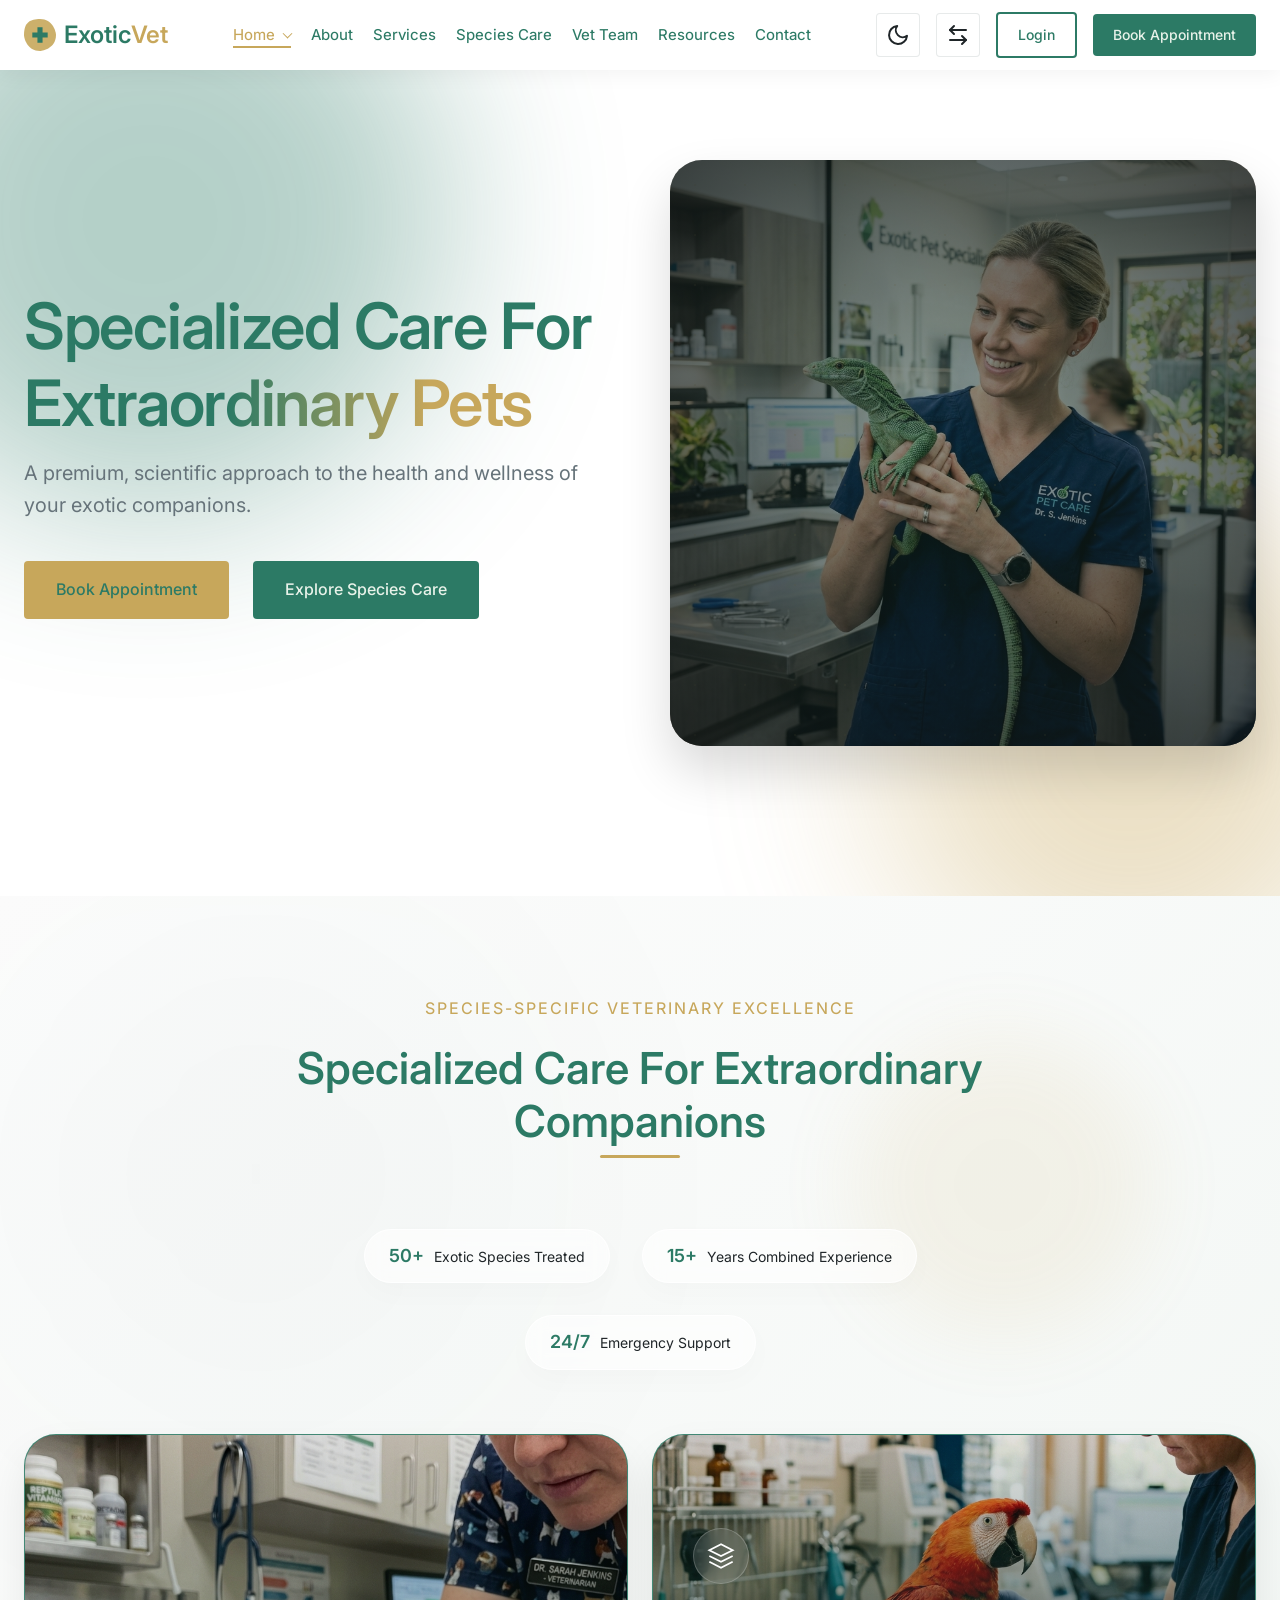
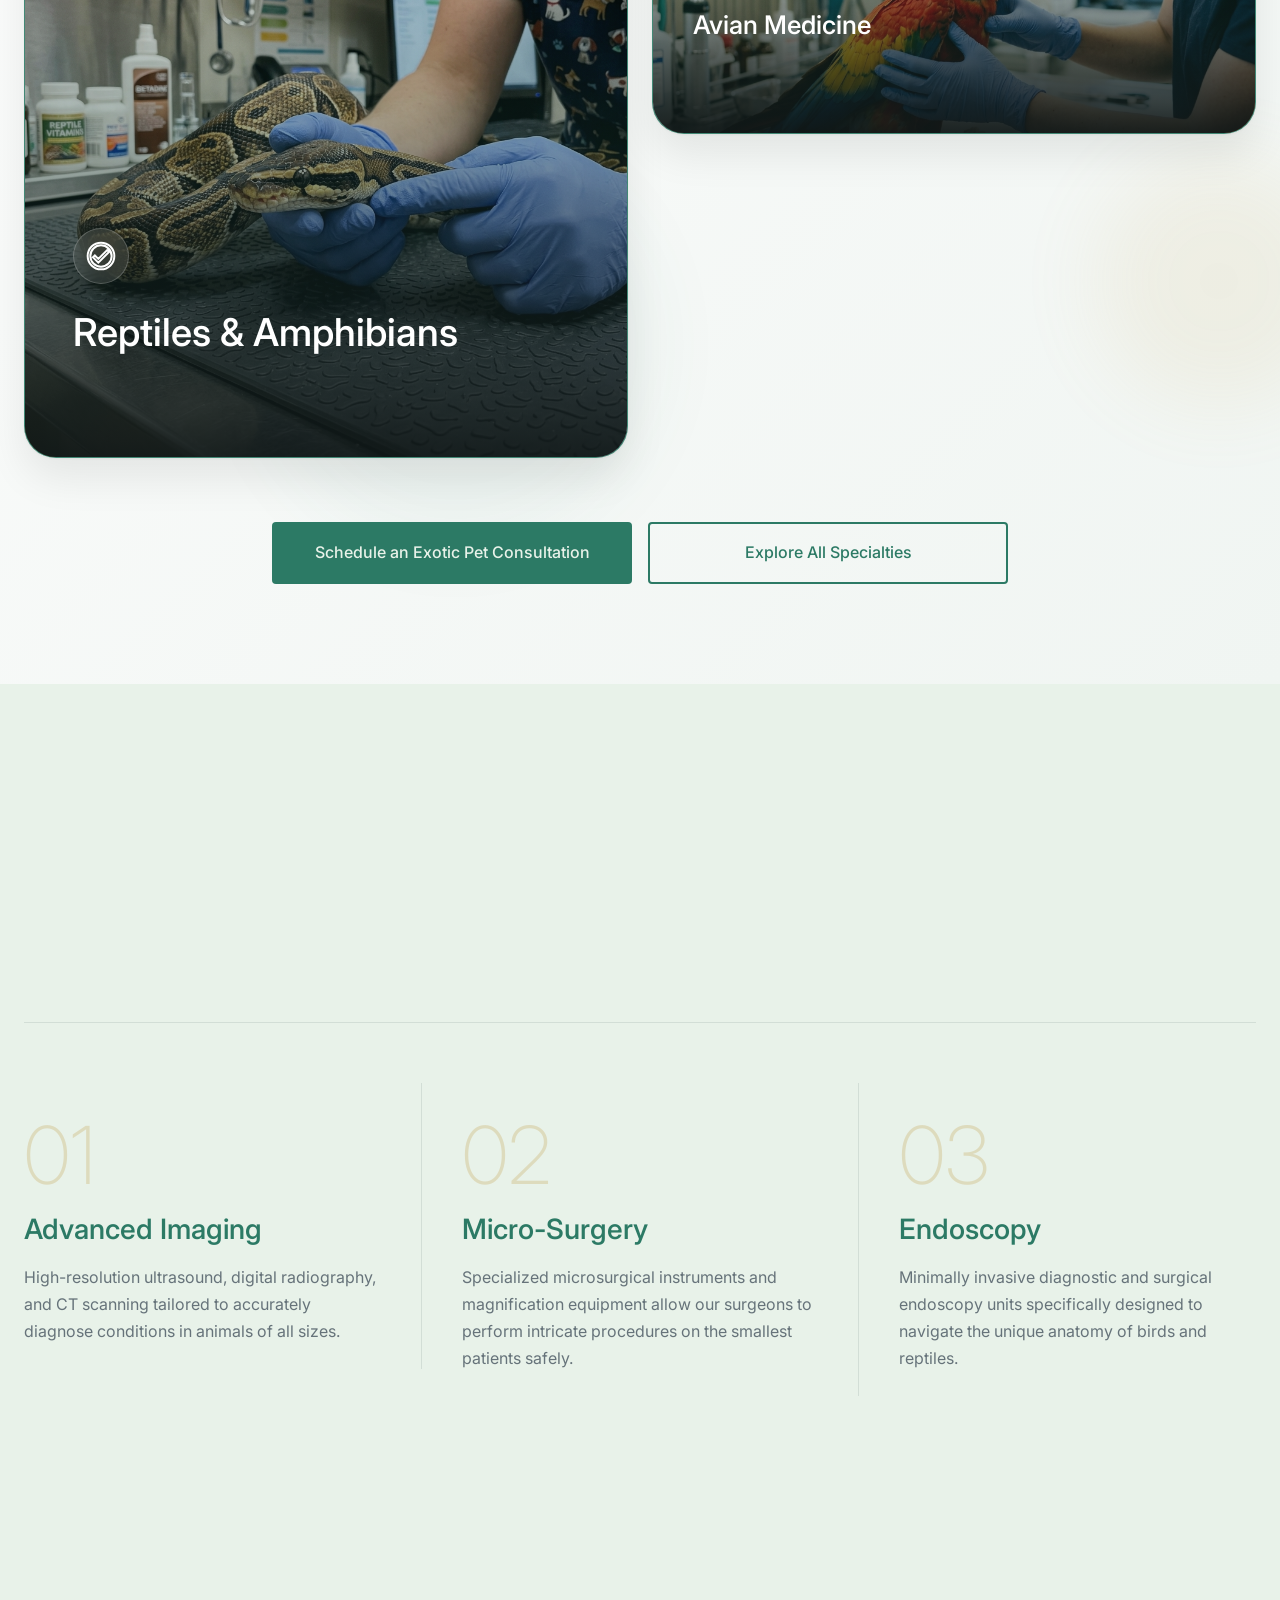
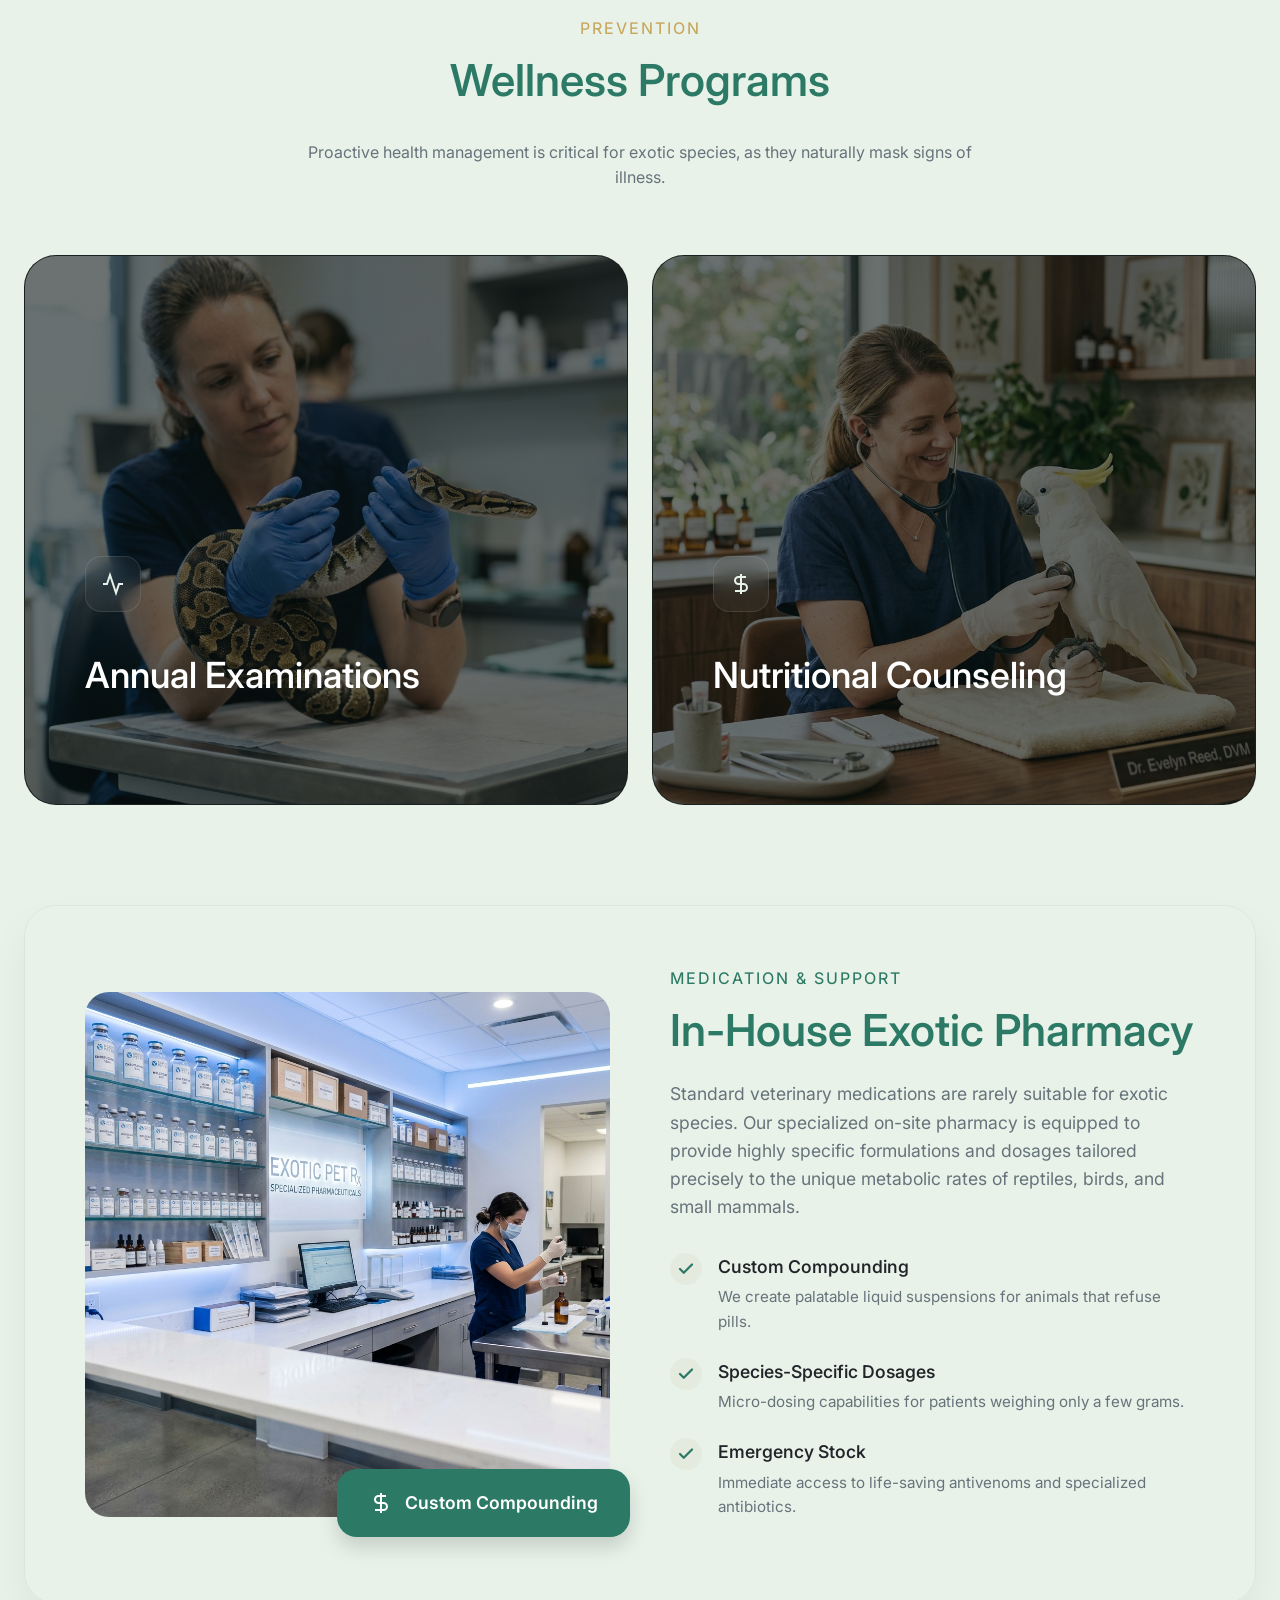
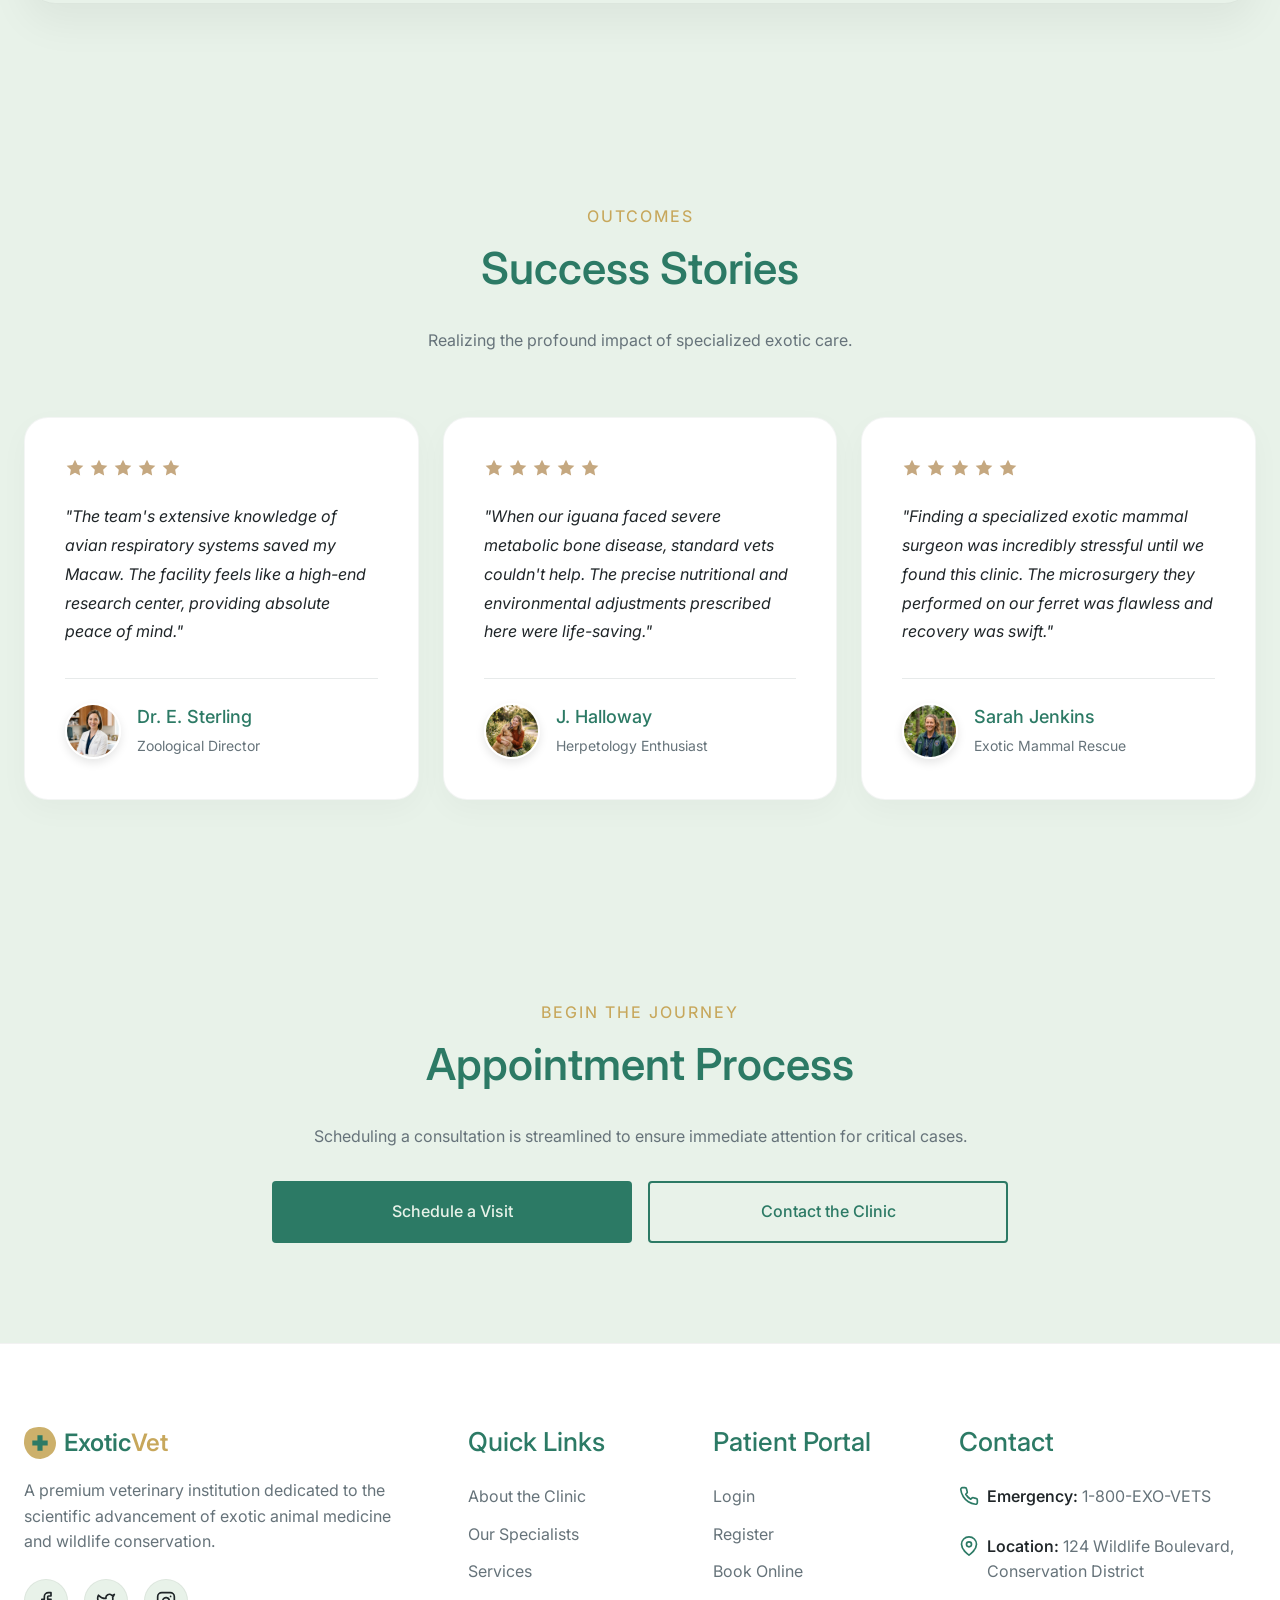
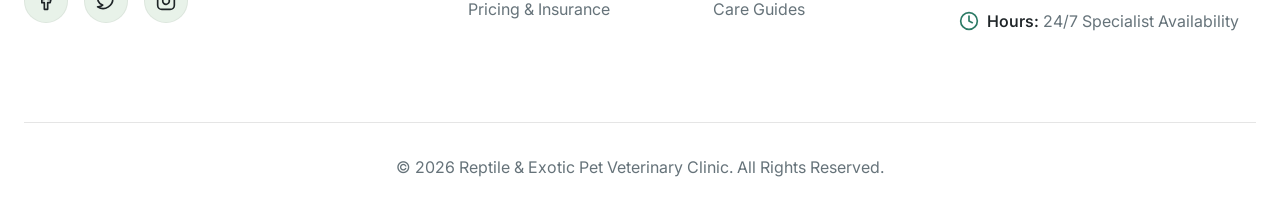
<file: index.html>
<!DOCTYPE html>
<html lang="en" dir="ltr">
<head>
    <meta charset="UTF-8">
    <meta name="viewport" content="width=device-width, initial-scale=1.0">
    <title>Specialized Care For Extraordinary Pets | Reptile & Exotic Pet Veterinary Clinic</title>
    <link rel="icon" type="image/svg+xml" href="assets/images/favicon.svg">
    <meta name="description" content="Premium veterinary care specializing in reptiles, birds, amphibians, and exotic mammals. A high-end medical center for your extraordinary pets.">
    
    <!-- Google Fonts: Inter -->
    <link rel="preconnect" href="https://fonts.googleapis.com">
    <link rel="preconnect" href="https://fonts.gstatic.com" crossorigin>
    <link href="https://fonts.googleapis.com/css2?family=Inter:wght@400;450;500;540;550;560;580;600&display=swap" rel="stylesheet">
    
    <!-- CSS Files -->
    <link rel="stylesheet" href="assets/css/style.css?v=4">
    <link rel="stylesheet" href="assets/css/dark-mode.css">
    <link rel="stylesheet" href="assets/css/rtl.css">
</head>
<body>

    <!-- Header & Navigation -->
    <header class="site-header">
        <div class="container nav-container">
            <div class="logo">
                <a href="index.html">
                    <svg width="32" height="32" viewBox="0 0 50 50" fill="none" xmlns="http://www.w3.org/2000/svg" style="margin-right: 8px;"><path d="M25 0 C45 0 50 20 50 25 C50 45 30 50 25 50 C5 50 0 30 0 25 C0 5 10 0 25 0 Z" fill="var(--color-accent)" opacity="0.9"/><path d="M25 5 C38 5 45 15 45 25 C45 38 35 45 25 45 C12 45 5 35 5 25 C5 12 12 5 25 5 Z" fill="var(--color-bg)" /><path d="M21 13 H29 V21 H37 V29 H29 V37 H21 V29 H13 V21 H21 V13 Z" fill="var(--color-primary)"/></svg>
                    Exotic<span>Vet</span>
                </a>
            </div>
            
            <nav class="main-nav">
                <ul>
                    <li class="has-dropdown">
                        <a>Home</a>
                        <ul class="dropdown">
                            <li><a href="index.html">Home 1</a></li>
                            <li><a href="home-2.html">Home 2</a></li>
                        </ul>
                    </li>
                    <li><a href="about.html">About</a></li>
                    <li><a href="services.html">Services</a></li>
                    <li><a href="species-care.html">Species Care</a></li>
                    <li><a href="vet-team.html">Vet Team</a></li>
                    <li><a href="resources.html">Resources</a></li>
                    <li><a href="contact.html">Contact</a></li>
                </ul>
            </nav>
            
            <div class="nav-actions">
                <button class="icon-btn dark-mode-toggle" aria-label="Toggle Dark Mode">
                    <svg width="24" height="24" viewBox="0 0 24 24" fill="none" stroke="currentColor" stroke-width="2" stroke-linecap="round" stroke-linejoin="round"><path d="M21 12.79A9 9 0 1 1 11.21 3 7 7 0 0 0 21 12.79z"></path></svg>
                </button>
                <button class="icon-btn rtl-toggle" aria-label="Toggle RTL">
                    <svg width="24" height="24" viewBox="0 0 24 24" fill="none" stroke="currentColor" stroke-width="2" stroke-linecap="round" stroke-linejoin="round"><path d="M8 3L4 7l4 4"/><path d="M4 7h16"/><path d="M16 21l4-4-4-4"/><path d="M20 17H4"/></svg>
                </button>
                <a href="login.html" class="btn btn-outline">Login</a>
                <a href="appointment-booking.html" class="btn btn-primary">Book Appointment</a>
                <button class="hamburger" id="hamburgerToggle" aria-label="Toggle Menu">
                    <span></span><span></span><span></span>
                </button>
            </div>
        </div>
    </header>

    <!-- Off-Canvas Menu for Mobile/Tablet -->
    <div class="off-canvas-menu" id="offCanvasMenu">
        <nav class="off-canvas-nav">
            <a href="index.html">Home</a>
            <a href="home-2.html">Home 2</a>
            <a href="about.html">About</a>
            <a href="services.html">Services</a>
            <a href="species-care.html">Species Care</a>
            <a href="vet-team.html">Vet Team</a>
            <a href="resources.html">Resources</a>
            <a href="contact.html">Contact</a>

            <a href="appointment-booking.html" class="btn btn-accent" style="max-width: 250px; margin-top: 24px;">Book Appointment</a>
        </nav>
    </div>

    <!-- Home 1: Viewport Hero -->
    <section class="hero-viewport split-hero" style="position: relative; overflow: hidden;">
        <!-- Ambient Background Orbs -->
        <div class="bg-orb orb-1"></div>
        <div class="bg-orb orb-2"></div>
        <div class="container hero-split-container" style="position: relative; z-index: 2;">
            <div class="hero-content reveal text-left">
                <h1 style="line-height: 1.2; margin-bottom: 16px;">Specialized Care For <br/><span class="magic-text">Extraordinary Pets</span></h1>
                <p>A premium, scientific approach to the health and wellness of your exotic companions.</p>
                <div class="hero-cta" style="justify-content: flex-start;">
                    <a href="appointment-booking.html" class="btn btn-accent">Book Appointment</a>
                    <a href="species-care.html" class="btn btn-primary">Explore Species Care</a>
                </div>
            </div>
            <div class="hero-image-wrapper reveal anim-habitat-ecosystem">
                <img src="assets/images/hero_reptile_vet_index_1782288489001.png" alt="Reptile Veterinarian" class="hero-right-img">
            </div>
        </div>

        <style>
            .magic-text {
                background: linear-gradient(
                    to right,
                    var(--color-primary) 20%,
                    var(--color-accent) 40%,
                    var(--color-accent) 60%,
                    var(--color-primary) 80%
                );
                background-size: 200% auto;
                color: transparent;
                -webkit-background-clip: text;
                background-clip: text;
                animation: shine 4s linear infinite;
                display: inline-block;
            }

            @keyframes shine {
                to {
                    background-position: 200% center;
                }
            }

            body.dark-mode .magic-text {
                background: linear-gradient(
                    to right,
                    #f4f7f6 20%,
                    var(--color-accent) 40%,
                    var(--color-accent) 60%,
                    #f4f7f6 80%
                );
                background-size: 200% auto;
                color: transparent;
                -webkit-background-clip: text;
                background-clip: text;
            }

            .bg-orb {
                position: absolute;
                border-radius: 50%;
                filter: blur(90px);
                opacity: 0.35;
                z-index: 1;
                pointer-events: none;
                animation: floatOrb 20s infinite ease-in-out alternate;
            }
            .orb-1 {
                width: 600px;
                height: 600px;
                background-color: var(--color-primary);
                top: -150px;
                left: -150px;
            }
            .orb-2 {
                width: 500px;
                height: 500px;
                background-color: var(--color-accent);
                bottom: -100px;
                right: -100px;
                animation-delay: -5s;
                animation-duration: 25s;
            }
            body.dark-mode .bg-orb {
                opacity: 0.15;
            }
            @keyframes floatOrb {
                0% { transform: translate(0, 0) scale(1); }
                100% { transform: translate(150px, 80px) scale(1.1); }
            }

            .hero-viewport.split-hero {
                background-color: var(--surface-color);
                justify-content: flex-start;
                padding-top: 40px; 
            }
            .dark-mode .hero-viewport.split-hero {
                background-color: var(--bg-color);
            }
            .hero-viewport.split-hero::before {
                content: '';
                position: absolute;
                top: 0; left: 0; width: 100%; height: 100%;
                background-color: var(--surface-color);
                opacity: 0.95;
                z-index: 1;
            }
            .dark-mode .hero-viewport.split-hero::before {
                background-color: var(--bg-color);
            }
            .hero-split-container {
                display: flex;
                align-items: center;
                justify-content: space-between;
                height: 100%;
                position: relative;
                z-index: 10;
                width: 100%;
                gap: 60px;
            }
            .hero-viewport.split-hero .hero-content {
                text-align: left;
                flex: 1;
                max-width: 600px;
                padding: 0;
                color: var(--color-text);
            }
            .hero-viewport.split-hero .hero-content h1 {
                color: var(--color-primary);
            }
            .hero-viewport.split-hero .hero-content p {
                color: var(--text-muted);
            }
            .hero-image-wrapper {
                flex: 1;
                height: auto;
                align-self: center;
                position: relative;
                border-radius: 32px;
                overflow: hidden;
                box-shadow: 0 25px 50px rgba(0,0,0,0.15);
            }
            .hero-right-img {
                width: 100%;
                height: auto;
                max-height: 700px;
                object-fit: contain;
                display: block;
            }
            .anim-habitat-ecosystem .hero-right-img {
                transform: scale(1.1);
                animation: slowPan 30s infinite alternate linear;
            }
            .hero-viewport.split-hero::after {
                display: none;
            }
            @media (max-width: 992px) {
                .hero-viewport.split-hero {
                    height: auto;
                    min-height: 100vh;
                }
                .hero-split-container {
                    flex-direction: column;
                    justify-content: center;
                    text-align: center;
                    padding-top: 60px;
                    padding-bottom: 60px;
                }
                .hero-viewport.split-hero .hero-content {
                    text-align: center;
                    margin-bottom: 40px;
                }
                .hero-viewport.split-hero .hero-cta {
                    justify-content: center !important;
                }
                .hero-image-wrapper {
                    height: 400px;
                    width: 100%;
                    min-height: auto;
                }
            }
        </style>
    </section>

    <!-- Section 1.5: Species Specialties (Bento Grid) -->
    <section class="premium-bento-section" id="expertise">
        <!-- Floating Animated Background Elements -->
        <div class="bento-bg-mesh"></div>
        <div class="bento-particle bento-particle-1"></div>
        <div class="bento-particle bento-particle-2"></div>
        <div class="bento-particle bento-particle-3"></div>
        
        <div class="container" style="position: relative; z-index: 5; max-width: 1400px;">
            
            <div class="section-header reveal" style="max-width: 800px; margin: 0 auto 64px;">
                <span class="subheading" style="margin-bottom: 20px;">Species-Specific Veterinary Excellence</span>
                <h2 class="bento-heading">
                    Specialized Care For Extraordinary Companions
                    <div class="heading-underline"></div>
                </h2>
                
                <div class="bento-stats-row">
                    <div class="bento-stat-badge"><span>50+</span> Exotic Species Treated</div>
                    <div class="bento-stat-badge"><span>15+</span> Years Combined Experience</div>
                    <div class="bento-stat-badge"><span>24/7</span> Emergency Support</div>
                </div>
            </div>
            
            <!-- Bento Grid Container -->
            <div class="bento-grid" id="bentoGrid">
                
                <!-- Main Card (Spans 2 rows on Desktop) -->
                <div class="bento-card bento-card-main reveal" data-delay="0">
                    <div class="bento-card-bg" style="background-image: url('assets/images/species_python_index_1782288501021.png');"></div>
                    <div class="bento-card-overlay"></div>
                    <div class="bento-light-sweep"></div>
                    <div class="bento-card-content">
                        <div class="bento-icon-circle">
                            <svg width="32" height="32" viewBox="0 0 24 24" fill="none" stroke="currentColor" stroke-width="1.5"><path d="M12 2C6.48 2 2 6.48 2 12s4.48 10 10 10 10-4.48 10-10S17.52 2 12 2zm0 18c-4.41 0-8-3.59-8-8s3.59-8 8-8 8 3.59 8 8-3.59 8-8 8zm4.59-12.42L10 14.17l-2.59-2.58L6 13l4 4 8-8z"/></svg>
                        </div>
                        <h3>Reptiles & Amphibians</h3>
                        <p>From complex metabolic diseases to nutritional balancing, our herpetology experts provide advanced, life-saving care for snakes, lizards, turtles, and frogs.</p>
                        <a href="species-care.html" class="bento-btn">Explore Care</a>
                    </div>
                </div>

                <!-- Secondary Card 1 -->
                <div class="bento-card reveal" style="transition-delay: 0.1s;">
                    <div class="bento-card-bg" style="background-image: url('assets/images/species_parrot_1782134654127.png');"></div>
                    <div class="bento-card-overlay"></div>
                    <div class="bento-light-sweep"></div>
                    <div class="bento-card-content">
                        <div class="bento-icon-circle">
                            <svg width="28" height="28" viewBox="0 0 24 24" fill="none" stroke="currentColor" stroke-width="1.5"><path d="M12 2L2 7l10 5 10-5-10-5zM2 17l10 5 10-5M2 12l10 5 10-5"/></svg>
                        </div>
                        <h3>Avian Medicine</h3>
                        <p>Specialized diagnostics and treatments for all bird species, focusing on preventative care and surgical interventions.</p>
                        <a href="species-care.html" class="bento-btn">Explore Care</a>
                    </div>
                </div>

                <!-- Secondary Card 2 -->
                <div class="bento-card reveal" style="transition-delay: 0.2s;">
                    <div class="bento-card-bg" style="background-image: url('assets/images/species_sugar_glider_index_1782288614242.png');"></div>
                    <div class="bento-card-overlay"></div>
                    <div class="bento-light-sweep"></div>
                    <div class="bento-card-content">
                        <div class="bento-icon-circle">
                            <svg width="28" height="28" viewBox="0 0 24 24" fill="none" stroke="currentColor" stroke-width="1.5"><path d="M21 16V8a2 2 0 0 0-1-1.73l-7-4a2 2 0 0 0-2 0l-7 4A2 2 0 0 0 3 8v8a2 2 0 0 0 1 1.73l7 4a2 2 0 0 0 2 0l7-4A2 2 0 0 0 21 16z"/></svg>
                        </div>
                        <h3>Exotic Mammals</h3>
                        <p>Dedicated care protocols for ferrets, rabbits, rodents, and hedgehogs requiring specialized anesthetic approaches.</p>
                        <a href="species-care.html" class="bento-btn">Explore Care</a>
                    </div>
                </div>



            </div>

            <div style="margin-top: 64px; display: flex; gap: 16px; justify-content: center; flex-wrap: wrap;">
                <a href="appointment-booking.html" class="btn btn-primary" style="flex: 1; min-width: 280px; max-width: 360px;">Schedule an Exotic Pet Consultation</a>
                <a href="services.html" class="btn btn-outline" style="flex: 1; min-width: 280px; max-width: 360px;">Explore All Specialties</a>
            </div>

        </div>
    </section>

    <!-- Section 2: Veterinary Expertise -->
    <section class="page-section">
        <div class="container">
            <div class="section-header reveal">
                <span class="subheading">Our Facility</span>
                <h2>Veterinary Expertise</h2>
                <p>State-of-the-art diagnostic and surgical suites designed specifically for exotic animal physiology.</p>
            </div>
            
            <div class="facility-features">
                <div class="facility-feature-item reveal">
                    <span class="feature-number">01</span>
                    <h3>Advanced Imaging</h3>
                    <p>High-resolution ultrasound, digital radiography, and CT scanning tailored to accurately diagnose conditions in animals of all sizes.</p>
                </div>
                <div class="facility-feature-item reveal" style="transition-delay: 0.1s;">
                    <span class="feature-number">02</span>
                    <h3>Micro-Surgery</h3>
                    <p>Specialized microsurgical instruments and magnification equipment allow our surgeons to perform intricate procedures on the smallest patients safely.</p>
                </div>
                <div class="facility-feature-item reveal" style="transition-delay: 0.2s;">
                    <span class="feature-number">03</span>
                    <h3>Endoscopy</h3>
                    <p>Minimally invasive diagnostic and surgical endoscopy units specifically designed to navigate the unique anatomy of birds and reptiles.</p>
                </div>
            </div>
        </div>
    </section>

    <!-- Section 3: Wellness Programs -->
    <section class="page-section bg-secondary">
        <div class="container">
            <div class="section-header reveal">
                <span class="subheading">Prevention</span>
                <h2>Wellness Programs</h2>
                <p>Proactive health management is critical for exotic species, as they naturally mask signs of illness.</p>
            </div>
            
            <div class="prevention-split">
                <!-- Panel 1 -->
                <div class="prev-panel reveal" id="prevPanel1">
                    <div class="prev-glow"></div>
                    <div class="prev-bg" style="background-image: url('assets/images/img_python_3.png');"></div>
                    <div class="prev-content">
                        <div class="prev-icon">
                            <svg width="24" height="24" viewBox="0 0 24 24" fill="none" stroke="currentColor" stroke-width="2"><path d="M22 12h-4l-3 9L9 3l-3 9H2"/></svg>
                        </div>
                        <h3>Annual Examinations</h3>
                        <p>Comprehensive physical assessments, weight tracking, and preventative bloodwork to establish healthy baselines and detect early pathology.</p>
                        <a href="services.html" class="prev-link">Explore Programs</a>
                    </div>
                </div>
                <!-- Panel 2 -->
                <div class="prev-panel reveal" style="transition-delay: 0.1s;" id="prevPanel2">
                    <div class="prev-glow"></div>
                    <div class="prev-bg" style="background-image: url('assets/images/img_parrot_3.png');"></div>
                    <div class="prev-content">
                        <div class="prev-icon">
                            <svg width="24" height="24" viewBox="0 0 24 24" fill="none" stroke="currentColor" stroke-width="2"><path d="M12 2v20M17 5H9.5a3.5 3.5 0 0 0 0 7h5a3.5 3.5 0 0 1 0 7H6"/></svg>
                        </div>
                        <h3>Nutritional Counseling</h3>
                        <p>Dietary evaluations to prevent the common metabolic and nutritional diseases that frequently afflict captive exotic animals.</p>
                        <a href="services.html" class="prev-link">Explore Programs</a>
                    </div>
                </div>
            </div>
        </div>
    </section>

    <!-- Section 3.5: Exotic Pharmacy -->
    <section class="page-section" style="padding-top: 0;">
        <div class="container">
            <div class="pharmacy-layout reveal">
                <div class="pharmacy-image">
                    <img src="assets/images/facility_exotic_pharmacy.png" alt="Exotic Pet Pharmacy" class="radius-lg shadow-xl">
                    <div class="pharmacy-badge">
                        <svg width="24" height="24" viewBox="0 0 24 24" fill="none" stroke="currentColor" stroke-width="2"><path d="M12 2v20M17 5H9.5a3.5 3.5 0 0 0 0 7h5a3.5 3.5 0 0 1 0 7H6"/></svg>
                        <span>Custom Compounding</span>
                    </div>
                </div>
                <div class="pharmacy-content">
                    <span class="subheading" style="color: var(--color-primary);">Medication & Support</span>
                    <h2 style="margin-bottom: 24px;">In-House Exotic Pharmacy</h2>
                    <p style="margin-bottom: 32px; font-size: 1.1rem; color: var(--text-muted);">Standard veterinary medications are rarely suitable for exotic species. Our specialized on-site pharmacy is equipped to provide highly specific formulations and dosages tailored precisely to the unique metabolic rates of reptiles, birds, and small mammals.</p>
                    
                    <ul class="pharmacy-list">
                        <li>
                            <div class="list-icon"><svg width="18" height="18" viewBox="0 0 24 24" fill="none" stroke="currentColor" stroke-width="3" stroke-linecap="round" stroke-linejoin="round"><polyline points="20 6 9 17 4 12"/></svg></div>
                            <div>
                                <strong>Custom Compounding</strong>
                                <p>We create palatable liquid suspensions for animals that refuse pills.</p>
                            </div>
                        </li>
                        <li>
                            <div class="list-icon"><svg width="18" height="18" viewBox="0 0 24 24" fill="none" stroke="currentColor" stroke-width="3" stroke-linecap="round" stroke-linejoin="round"><polyline points="20 6 9 17 4 12"/></svg></div>
                            <div>
                                <strong>Species-Specific Dosages</strong>
                                <p>Micro-dosing capabilities for patients weighing only a few grams.</p>
                            </div>
                        </li>
                        <li>
                            <div class="list-icon"><svg width="18" height="18" viewBox="0 0 24 24" fill="none" stroke="currentColor" stroke-width="3" stroke-linecap="round" stroke-linejoin="round"><polyline points="20 6 9 17 4 12"/></svg></div>
                            <div>
                                <strong>Emergency Stock</strong>
                                <p>Immediate access to life-saving antivenoms and specialized antibiotics.</p>
                            </div>
                        </li>
                    </ul>
                </div>
            </div>
        </div>

        <style>
            .pharmacy-layout {
                display: grid;
                grid-template-columns: 1fr 1fr;
                gap: 60px;
                align-items: center;
                background: linear-gradient(145deg, var(--color-surface), var(--color-background));
                padding: 60px;
                border-radius: 32px;
                box-shadow: 0 20px 40px rgba(0,0,0,0.05);
                border: 1px solid rgba(0,0,0,0.05);
            }
            .dark-mode .pharmacy-layout {
                border-color: rgba(255,255,255,0.05);
                box-shadow: 0 20px 40px rgba(0,0,0,0.2);
            }
            .pharmacy-image {
                position: relative;
            }
            .pharmacy-image img {
                width: 100%;
                height: auto;
                object-fit: cover;
                border-radius: 24px;
                display: block;
                transition: transform 0.5s ease;
            }
            .pharmacy-image:hover img {
                transform: scale(1.02);
            }
            .pharmacy-badge {
                position: absolute;
                bottom: -20px;
                right: -20px;
                background: var(--color-primary);
                color: #fff;
                padding: 20px 32px;
                border-radius: 20px;
                display: flex;
                align-items: center;
                gap: 12px;
                font-weight: 600;
                font-size: 1.1rem;
                box-shadow: 0 10px 20px rgba(0,0,0,0.15);
                animation: floatSlow 4s ease-in-out infinite;
            }
            .pharmacy-list {
                list-style: none;
                padding: 0;
                margin: 0;
            }
            .pharmacy-list li {
                display: flex;
                gap: 16px;
                margin-bottom: 24px;
            }
            .list-icon {
                width: 32px;
                height: 32px;
                border-radius: 50%;
                background: rgba(197, 168, 128, 0.1);
                color: var(--color-primary);
                display: flex;
                align-items: center;
                justify-content: center;
                font-weight: bold;
                flex-shrink: 0;
            }
            .pharmacy-list strong {
                display: block;
                font-size: 1.1rem;
                margin-bottom: 4px;
                color: var(--text-color);
            }
            .pharmacy-list p {
                margin: 0;
                font-size: 0.95rem;
                color: var(--text-muted);
            }
            @media (max-width: 992px) {
                .pharmacy-layout {
                    grid-template-columns: 1fr;
                    padding: 40px 20px;
                    text-align: center;
                }
                .pharmacy-badge {
                    bottom: -20px;
                    right: 50%;
                    transform: translateX(50%);
                    width: max-content;
                }
                .pharmacy-list {
                    width: fit-content;
                    max-width: 100%;
                    margin: 0 auto;
                    text-align: left;
                }
            }
        </style>
    </section>

    <!-- Section 4: Success Stories -->
    <section class="page-section">
        <div class="container">
            <div class="section-header reveal">
                <span class="subheading">Outcomes</span>
                <h2>Success Stories</h2>
                <p>Realizing the profound impact of specialized exotic care.</p>
            </div>
            <div class="testimonial-grid">
                <!-- Testimonial 1 -->
                <div class="testimonial-card reveal">
                    <div class="stars">
                        <svg width="20" height="20" viewBox="0 0 24 24" fill="#C5A880"><path d="M12 2l3.09 6.26L22 9.27l-5 4.87 1.18 6.88L12 17.77l-6.18 3.25L7 14.14 2 9.27l6.91-1.01L12 2z"/></svg>
                        <svg width="20" height="20" viewBox="0 0 24 24" fill="#C5A880"><path d="M12 2l3.09 6.26L22 9.27l-5 4.87 1.18 6.88L12 17.77l-6.18 3.25L7 14.14 2 9.27l6.91-1.01L12 2z"/></svg>
                        <svg width="20" height="20" viewBox="0 0 24 24" fill="#C5A880"><path d="M12 2l3.09 6.26L22 9.27l-5 4.87 1.18 6.88L12 17.77l-6.18 3.25L7 14.14 2 9.27l6.91-1.01L12 2z"/></svg>
                        <svg width="20" height="20" viewBox="0 0 24 24" fill="#C5A880"><path d="M12 2l3.09 6.26L22 9.27l-5 4.87 1.18 6.88L12 17.77l-6.18 3.25L7 14.14 2 9.27l6.91-1.01L12 2z"/></svg>
                        <svg width="20" height="20" viewBox="0 0 24 24" fill="#C5A880"><path d="M12 2l3.09 6.26L22 9.27l-5 4.87 1.18 6.88L12 17.77l-6.18 3.25L7 14.14 2 9.27l6.91-1.01L12 2z"/></svg>
                    </div>
                    <p class="testimonial-text">"The team's extensive knowledge of avian respiratory systems saved my Macaw. The facility feels like a high-end research center, providing absolute peace of mind."</p>
                    <div class="testimonial-author">
                        <img src="assets/images/avatar_dr_sterling.png" alt="Dr. E. Sterling" class="author-avatar">
                        <div class="author-info">
                            <h4>Dr. E. Sterling</h4>
                            <span>Zoological Director</span>
                        </div>
                    </div>
                </div>

                <!-- Testimonial 2 -->
                <div class="testimonial-card reveal" style="transition-delay: 0.1s;">
                    <div class="stars">
                        <svg width="20" height="20" viewBox="0 0 24 24" fill="#C5A880"><path d="M12 2l3.09 6.26L22 9.27l-5 4.87 1.18 6.88L12 17.77l-6.18 3.25L7 14.14 2 9.27l6.91-1.01L12 2z"/></svg>
                        <svg width="20" height="20" viewBox="0 0 24 24" fill="#C5A880"><path d="M12 2l3.09 6.26L22 9.27l-5 4.87 1.18 6.88L12 17.77l-6.18 3.25L7 14.14 2 9.27l6.91-1.01L12 2z"/></svg>
                        <svg width="20" height="20" viewBox="0 0 24 24" fill="#C5A880"><path d="M12 2l3.09 6.26L22 9.27l-5 4.87 1.18 6.88L12 17.77l-6.18 3.25L7 14.14 2 9.27l6.91-1.01L12 2z"/></svg>
                        <svg width="20" height="20" viewBox="0 0 24 24" fill="#C5A880"><path d="M12 2l3.09 6.26L22 9.27l-5 4.87 1.18 6.88L12 17.77l-6.18 3.25L7 14.14 2 9.27l6.91-1.01L12 2z"/></svg>
                        <svg width="20" height="20" viewBox="0 0 24 24" fill="#C5A880"><path d="M12 2l3.09 6.26L22 9.27l-5 4.87 1.18 6.88L12 17.77l-6.18 3.25L7 14.14 2 9.27l6.91-1.01L12 2z"/></svg>
                    </div>
                    <p class="testimonial-text">"When our iguana faced severe metabolic bone disease, standard vets couldn't help. The precise nutritional and environmental adjustments prescribed here were life-saving."</p>
                    <div class="testimonial-author">
                        <img src="assets/images/avatar_j_halloway.png" alt="J. Halloway" class="author-avatar">
                        <div class="author-info">
                            <h4>J. Halloway</h4>
                            <span>Herpetology Enthusiast</span>
                        </div>
                    </div>
                </div>
                <!-- Testimonial 3 -->
                <div class="testimonial-card reveal" style="transition-delay: 0.2s;">
                    <div class="stars">
                        <svg width="20" height="20" viewBox="0 0 24 24" fill="#C5A880"><path d="M12 2l3.09 6.26L22 9.27l-5 4.87 1.18 6.88L12 17.77l-6.18 3.25L7 14.14 2 9.27l6.91-1.01L12 2z"/></svg>
                        <svg width="20" height="20" viewBox="0 0 24 24" fill="#C5A880"><path d="M12 2l3.09 6.26L22 9.27l-5 4.87 1.18 6.88L12 17.77l-6.18 3.25L7 14.14 2 9.27l6.91-1.01L12 2z"/></svg>
                        <svg width="20" height="20" viewBox="0 0 24 24" fill="#C5A880"><path d="M12 2l3.09 6.26L22 9.27l-5 4.87 1.18 6.88L12 17.77l-6.18 3.25L7 14.14 2 9.27l6.91-1.01L12 2z"/></svg>
                        <svg width="20" height="20" viewBox="0 0 24 24" fill="#C5A880"><path d="M12 2l3.09 6.26L22 9.27l-5 4.87 1.18 6.88L12 17.77l-6.18 3.25L7 14.14 2 9.27l6.91-1.01L12 2z"/></svg>
                        <svg width="20" height="20" viewBox="0 0 24 24" fill="#C5A880"><path d="M12 2l3.09 6.26L22 9.27l-5 4.87 1.18 6.88L12 17.77l-6.18 3.25L7 14.14 2 9.27l6.91-1.01L12 2z"/></svg>
                    </div>
                    <p class="testimonial-text">"Finding a specialized exotic mammal surgeon was incredibly stressful until we found this clinic. The microsurgery they performed on our ferret was flawless and recovery was swift."</p>
                    <div class="testimonial-author">
                        <img src="assets/images/avatar_sarah_jenkins.png" alt="Sarah Jenkins" class="author-avatar">
                        <div class="author-info">
                            <h4>Sarah Jenkins</h4>
                            <span>Exotic Mammal Rescue</span>
                        </div>
                    </div>
                </div>
            </div>
        </div>
    </section>

    <!-- Section 5: Appointment Process -->
    <section class="page-section bg-secondary">
        <div class="container text-center reveal">
            <div class="section-header" style="margin-bottom: 32px;">
                <span class="subheading">Begin the Journey</span>
                <h2>Appointment Process</h2>
                <p>Scheduling a consultation is streamlined to ensure immediate attention for critical cases.</p>
            </div>
            <div style="display: flex; gap: 16px; justify-content: center; flex-wrap: wrap;">
                <a href="appointment-booking.html" class="btn btn-primary" style="flex: 1; min-width: 280px; max-width: 360px;">Schedule a Visit</a>
                <a href="contact.html" class="btn btn-outline" style="flex: 1; min-width: 280px; max-width: 360px;">Contact the Clinic</a>
            </div>
        </div>
    </section>

    <footer class="site-footer">
        <div class="container">
            <div class="footer-grid">
                <div class="footer-col">
                    <div class="logo" style="margin-bottom: 16px;">
                        <a href="index.html">
                            <svg width="32" height="32" viewBox="0 0 50 50" fill="none" xmlns="http://www.w3.org/2000/svg" style="margin-right: 8px;"><path d="M25 0 C45 0 50 20 50 25 C50 45 30 50 25 50 C5 50 0 30 0 25 C0 5 10 0 25 0 Z" fill="var(--color-accent)" opacity="0.9"/><path d="M25 5 C38 5 45 15 45 25 C45 38 35 45 25 45 C12 45 5 35 5 25 C5 12 12 5 25 5 Z" fill="var(--color-bg)" /><path d="M21 13 H29 V21 H37 V29 H29 V37 H21 V29 H13 V21 H21 V13 Z" fill="var(--color-primary)"/></svg>
                            Exotic<span>Vet</span>
                        </a>
                    </div>
                    <p>A premium veterinary institution dedicated to the scientific advancement of exotic animal medicine and wildlife conservation.</p>
                    <div class="footer-socials">
                        <a href="#" aria-label="Facebook"><svg viewBox="0 0 24 24" width="20" height="20" fill="none" stroke="currentColor" stroke-width="2" stroke-linecap="round" stroke-linejoin="round"><path d="M18 2h-3a5 5 0 0 0-5 5v3H7v4h3v8h4v-8h3l1-4h-4V7a1 1 0 0 1 1-1h3z"></path></svg></a>
                        <a href="#" aria-label="Twitter"><svg viewBox="0 0 24 24" width="20" height="20" fill="none" stroke="currentColor" stroke-width="2" stroke-linecap="round" stroke-linejoin="round"><path d="M22 4s-.7 2.1-2 3.4c1.6 10-9.4 17.3-18 11.6 2.2.1 4.4-.6 6-2C3 15.5.5 9.6 3 5c2.2 2.6 5.6 4.1 9 4-.9-4.2 4-6.6 7-3.8 1.1 0 3-1.2 3-1.2z"></path></svg></a>
                        <a href="#" aria-label="Instagram"><svg viewBox="0 0 24 24" width="20" height="20" fill="none" stroke="currentColor" stroke-width="2" stroke-linecap="round" stroke-linejoin="round"><rect x="2" y="2" width="20" height="20" rx="5" ry="5"></rect><path d="M16 11.37A4 4 0 1 1 12.63 8 4 4 0 0 1 16 11.37z"></path><line x1="17.5" y1="6.5" x2="17.51" y2="6.5"></line></svg></a>
                    </div>
                </div>
                <div class="footer-col">
                    <h4>Quick Links</h4>
                    <ul>
                        <li><a href="about.html">About the Clinic</a></li>
                        <li><a href="vet-team.html">Our Specialists</a></li>
                        <li><a href="services.html">Services</a></li>
                        <li><a href="pricing.html">Pricing & Insurance</a></li>
                    </ul>
                </div>
                <div class="footer-col">
                    <h4>Patient Portal</h4>
                    <ul>
                        <li><a href="login.html">Login</a></li>
                        <li><a href="register.html">Register</a></li>
                        <li><a href="appointment-booking.html">Book Online</a></li>
                        <li><a href="resources.html">Care Guides</a></li>
                    </ul>
                </div>
                <div class="footer-col">
                    <h4>Contact</h4>
                    <p style="display: flex; align-items: flex-start; gap: 8px;"><svg viewBox="0 0 24 24" width="20" height="20" fill="none" stroke="currentColor" stroke-width="2" stroke-linecap="round" stroke-linejoin="round" style="flex-shrink: 0; margin-top: 2px; color: var(--color-primary);"><path d="M22 16.92v3a2 2 0 0 1-2.18 2 19.79 19.79 0 0 1-8.63-3.07 19.5 19.5 0 0 1-6-6 19.79 19.79 0 0 1-3.07-8.67A2 2 0 0 1 4.11 2h3a2 2 0 0 1 2 1.72 12.84 12.84 0 0 0 .7 2.81 2 2 0 0 1-.45 2.11L8.09 9.91a16 16 0 0 0 6 6l1.27-1.27a2 2 0 0 1 2.11-.45 12.84 12.84 0 0 0 2.81.7A2 2 0 0 1 22 16.92z"></path></svg> <span><strong>Emergency:</strong> 1-800-EXO-VETS</span></p>
                    <p style="display: flex; align-items: flex-start; gap: 8px;"><svg viewBox="0 0 24 24" width="20" height="20" fill="none" stroke="currentColor" stroke-width="2" stroke-linecap="round" stroke-linejoin="round" style="flex-shrink: 0; margin-top: 2px; color: var(--color-primary);"><path d="M21 10c0 7-9 13-9 13s-9-6-9-13a9 9 0 0 1 18 0z"></path><circle cx="12" cy="10" r="3"></circle></svg> <span><strong>Location:</strong> 124 Wildlife Boulevard, Conservation District</span></p>
                    <p style="display: flex; align-items: flex-start; gap: 8px;"><svg viewBox="0 0 24 24" width="20" height="20" fill="none" stroke="currentColor" stroke-width="2" stroke-linecap="round" stroke-linejoin="round" style="flex-shrink: 0; margin-top: 2px; color: var(--color-primary);"><circle cx="12" cy="12" r="10"></circle><polyline points="12 6 12 12 16 14"></polyline></svg> <span><strong>Hours:</strong> 24/7 Specialist Availability</span></p>
                </div>
            </div>
            <div class="footer-bottom">
                <p>&copy; 2026 Reptile & Exotic Pet Veterinary Clinic. All Rights Reserved.</p>
            </div>
        </div>
    </footer>

    <button id="back-to-top" class="back-to-top" aria-label="Back to top">
        <svg width="24" height="24" viewBox="0 0 24 24" fill="none" stroke="currentColor" stroke-width="2" stroke-linecap="round" stroke-linejoin="round"><path d="M12 19V5M5 12l7-7 7 7"/></svg>
    </button>

    <script src="assets/js/main.js"></script>
</body>
</html>
</file>
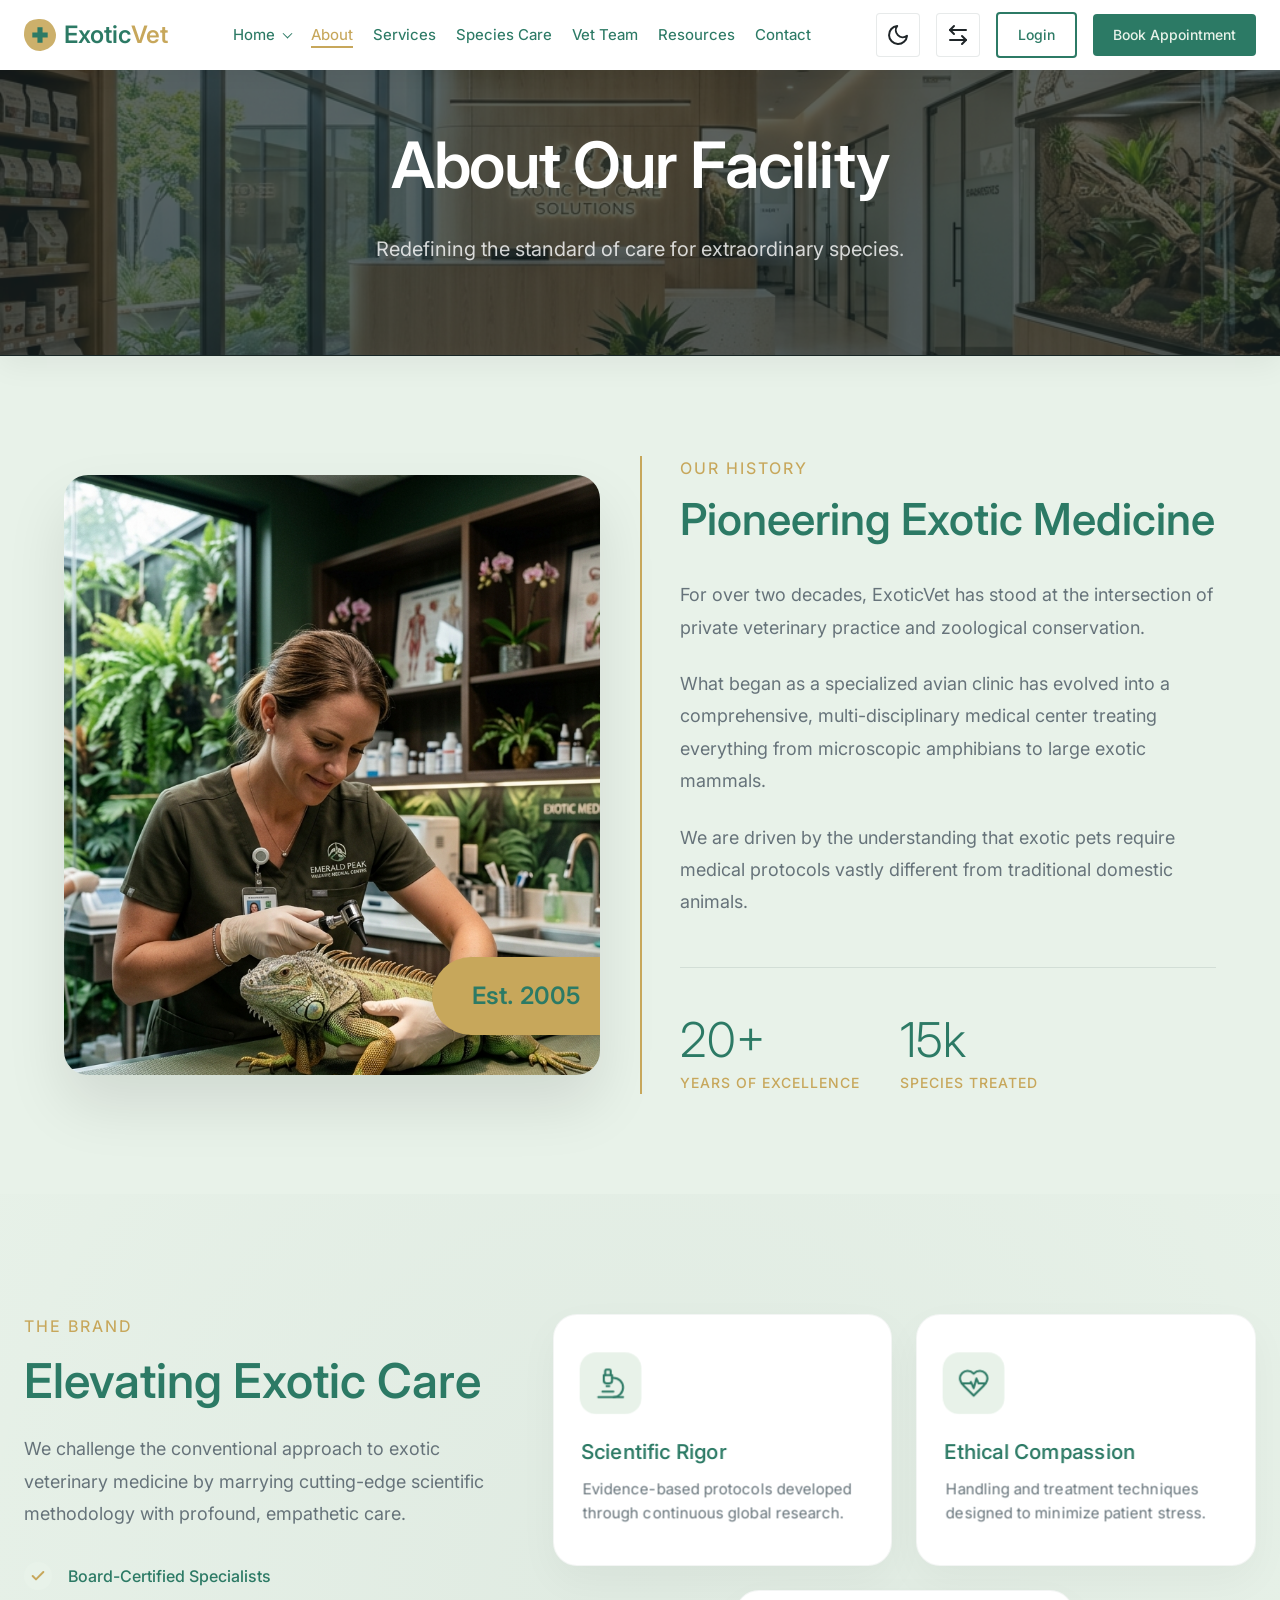
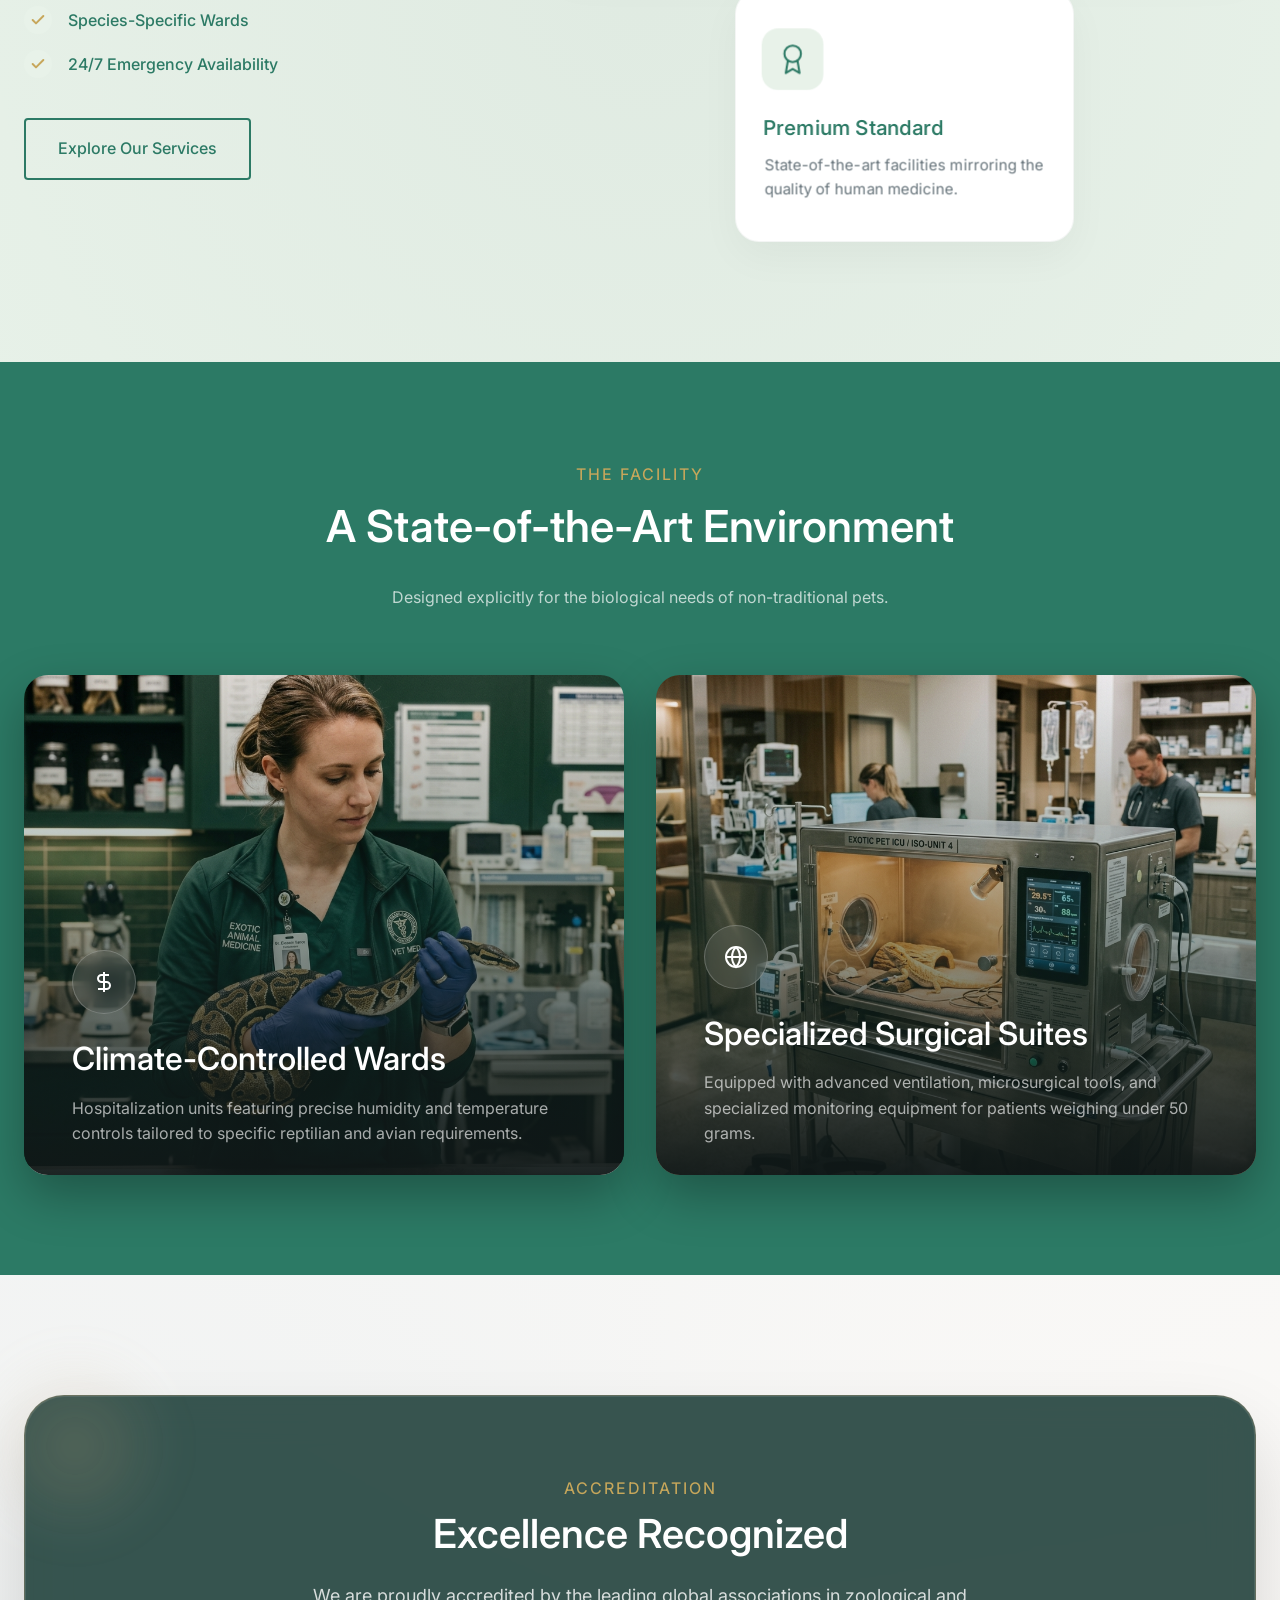
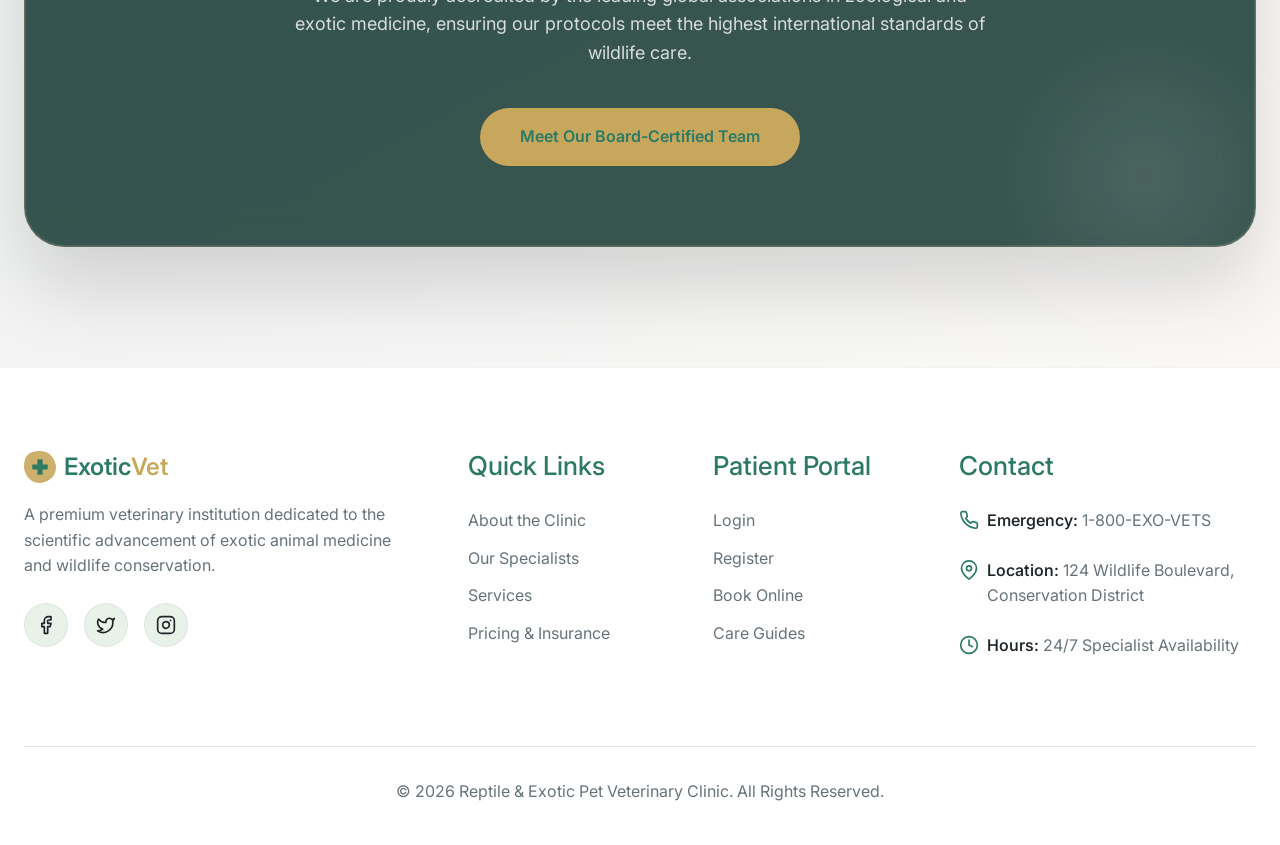
<file: about.html>
<!DOCTYPE html>
<html lang="en" dir="ltr">
<head>
    <meta charset="UTF-8">
    <meta name="viewport" content="width=device-width, initial-scale=1.0">
    <title>About Our Clinic | Reptile & Exotic Pet Veterinary Clinic</title>
    <link rel="icon" type="image/svg+xml" href="assets/images/favicon.svg">
    <link rel="preconnect" href="https://fonts.googleapis.com">
    <link rel="preconnect" href="https://fonts.gstatic.com" crossorigin>
    <link href="https://fonts.googleapis.com/css2?family=Inter:wght@400;450;500;540;550;560;580;600&display=swap" rel="stylesheet">
    <link rel="stylesheet" href="assets/css/style.css">
    <link rel="stylesheet" href="assets/css/dark-mode.css">
    <link rel="stylesheet" href="assets/css/rtl.css">
</head>
<body>

    <header class="site-header">
        <div class="container nav-container">
            <div class="logo">
                <a href="index.html">
                    <svg width="32" height="32" viewBox="0 0 50 50" fill="none" xmlns="http://www.w3.org/2000/svg" style="margin-right: 8px;"><path d="M25 0 C45 0 50 20 50 25 C50 45 30 50 25 50 C5 50 0 30 0 25 C0 5 10 0 25 0 Z" fill="var(--color-accent)" opacity="0.9"/><path d="M25 5 C38 5 45 15 45 25 C45 38 35 45 25 45 C12 45 5 35 5 25 C5 12 12 5 25 5 Z" fill="var(--color-bg)" /><path d="M21 13 H29 V21 H37 V29 H29 V37 H21 V29 H13 V21 H21 V13 Z" fill="var(--color-primary)"/></svg>
                    Exotic<span>Vet</span>
                </a>
            </div>
            <nav class="main-nav">
                <ul>
                    <li class="has-dropdown">
                        <a href="index.html">Home</a>
                        <ul class="dropdown">
                            <li><a href="index.html">Home 1</a></li>
                            <li><a href="home-2.html">Home 2</a></li>
                        </ul>
                    </li>
                    <li><a href="about.html" class="active">About</a></li>
                    <li><a href="services.html">Services</a></li>
                    <li><a href="species-care.html">Species Care</a></li>
                    <li><a href="vet-team.html">Vet Team</a></li>
                    <li><a href="resources.html">Resources</a></li>
                    <li><a href="contact.html">Contact</a></li>
                </ul>
            </nav>
            <div class="nav-actions">
                <button class="icon-btn dark-mode-toggle" aria-label="Toggle Dark Mode">
                    <svg width="24" height="24" viewBox="0 0 24 24" fill="none" stroke="currentColor" stroke-width="2" stroke-linecap="round" stroke-linejoin="round"><path d="M21 12.79A9 9 0 1 1 11.21 3 7 7 0 0 0 21 12.79z"></path></svg>
                </button>
                <button class="icon-btn rtl-toggle" aria-label="Toggle RTL">
                    <svg width="24" height="24" viewBox="0 0 24 24" fill="none" stroke="currentColor" stroke-width="2" stroke-linecap="round" stroke-linejoin="round"><path d="M8 3L4 7l4 4"/><path d="M4 7h16"/><path d="M16 21l4-4-4-4"/><path d="M20 17H4"/></svg>
                </button>
                <a href="login.html" class="btn btn-outline">Login</a>
                <a href="appointment-booking.html" class="btn btn-primary">Book Appointment</a>
                <button class="hamburger" id="hamburgerToggle" aria-label="Toggle Menu">
                    <span></span><span></span><span></span>
                </button>
            </div>
        </div>
    </header>

    <div class="off-canvas-menu" id="offCanvasMenu">
        <nav class="off-canvas-nav">
            <a href="index.html">Home</a>
            <a href="home-2.html">Home 2</a>
            <a href="about.html" class="active">About</a>
            <a href="services.html">Services</a>
            <a href="species-care.html">Species Care</a>
            <a href="vet-team.html">Vet Team</a>
            <a href="resources.html">Resources</a>
            <a href="contact.html">Contact</a>
            <a href="appointment-booking.html" class="btn btn-accent" style="max-width: 250px; margin-top: 24px;">Book Appointment</a>
        </nav>
    </div>

    <!-- Small Hero Banner -->
    <section class="hero-banner">
        <img src="assets/images/hero_about.png" class="hero-banner-bg" alt="About Our Facility">
        <div class="container">
            <h1 class="reveal">About Our Facility</h1>
            <p class="reveal" style="color: var(--text-muted); font-size: 20px;">Redefining the standard of care for extraordinary species.</p>
        </div>
    </section>

    <!-- Section 1: Our Legacy -->
    <section class="page-section legacy-section">
        <div class="legacy-split">
            <div class="legacy-image-wrapper reveal">
                <div class="legacy-image" style="background-image: url('assets/images/hero_reptile_vet_1782134618929.png');" data-parallax></div>
                <div class="legacy-year-badge">Est. 2005</div>
            </div>
            <div class="legacy-content">
                <span class="subheading reveal">Our History</span>
                <h2 class="reveal">Pioneering Exotic Medicine</h2>
                <div class="legacy-text">
                    <p class="reveal" style="transition-delay: 0.1s;">For over two decades, ExoticVet has stood at the intersection of private veterinary practice and zoological conservation.</p>
                    <p class="reveal" style="transition-delay: 0.2s;">What began as a specialized avian clinic has evolved into a comprehensive, multi-disciplinary medical center treating everything from microscopic amphibians to large exotic mammals.</p>
                    <p class="reveal" style="transition-delay: 0.3s;">We are driven by the understanding that exotic pets require medical protocols vastly different from traditional domestic animals.</p>
                </div>
                <div class="legacy-stats reveal" style="transition-delay: 0.4s;">
                    <div class="stat-item">
                        <span class="stat-num">20+</span>
                        <span class="stat-label">Years of Excellence</span>
                    </div>
                    <div class="stat-item">
                        <span class="stat-num">15k</span>
                        <span class="stat-label">Species Treated</span>
                    </div>
                </div>
            </div>
        </div>
    </section>

    <!-- Section 1.5: Brand Essence -->
    <section class="page-section brand-essence-section">
        <div class="brand-gradient-bg"></div>
        <div class="container">
            <div class="brand-grid">
                <div class="brand-text-col reveal">
                    <span class="subheading" style="color: var(--color-accent);">The Brand</span>
                    <h2 class="brand-title">Elevating Exotic Care</h2>
                    <p class="brand-desc">We challenge the conventional approach to exotic veterinary medicine by marrying cutting-edge scientific methodology with profound, empathetic care.</p>
                    
                    <ul class="brand-features-list reveal" style="transition-delay: 0.1s;">
                        <li>
                            <div class="feature-icon"><svg width="16" height="16" viewBox="0 0 24 24" fill="none" stroke="currentColor" stroke-width="3" stroke-linecap="round" stroke-linejoin="round"><polyline points="20 6 9 17 4 12"></polyline></svg></div>
                            Board-Certified Specialists
                        </li>
                        <li>
                            <div class="feature-icon"><svg width="16" height="16" viewBox="0 0 24 24" fill="none" stroke="currentColor" stroke-width="3" stroke-linecap="round" stroke-linejoin="round"><polyline points="20 6 9 17 4 12"></polyline></svg></div>
                            Species-Specific Wards
                        </li>
                        <li>
                            <div class="feature-icon"><svg width="16" height="16" viewBox="0 0 24 24" fill="none" stroke="currentColor" stroke-width="3" stroke-linecap="round" stroke-linejoin="round"><polyline points="20 6 9 17 4 12"></polyline></svg></div>
                            24/7 Emergency Availability
                        </li>
                    </ul>
                    
                    <div class="reveal" style="transition-delay: 0.2s;">
                        <a href="services.html" class="btn btn-outline" style="margin-top: 40px;">Explore Our Services</a>
                    </div>
                </div>
                <div class="brand-cards-col">
                    <div class="brand-card card-1 reveal">
                        <div class="b-card-icon">
                            <svg width="32" height="32" viewBox="0 0 24 24" fill="none" stroke="currentColor" stroke-width="1.5" stroke-linecap="round" stroke-linejoin="round"><path d="M6 18h8"/><path d="M3 22h18"/><path d="M14 22a7 7 0 1 0 0-14h-1"/><path d="M9 14h2"/><path d="M9 12a2 2 0 0 1-2-2V6h6v4a2 2 0 0 1-2 2Z"/><path d="M12 6V3a1 1 0 0 0-1-1H9a1 1 0 0 0-1 1v3"/></svg>
                        </div>
                        <h3>Scientific Rigor</h3>
                        <p>Evidence-based protocols developed through continuous global research.</p>
                    </div>
                    <div class="brand-card card-2 reveal" style="transition-delay: 0.1s;">
                        <div class="b-card-icon">
                            <svg width="32" height="32" viewBox="0 0 24 24" fill="none" stroke="currentColor" stroke-width="1.5" stroke-linecap="round" stroke-linejoin="round"><path d="M19 14c1.49-1.46 3-3.21 3-5.5A5.5 5.5 0 0 0 16.5 3c-1.76 0-3 .5-4.5 2-1.5-1.5-2.74-2-4.5-2A5.5 5.5 0 0 0 2 8.5c0 2.3 1.5 4.05 3 5.5l7 7Z"/><path d="M3.22 12H9.5l.5-1 2 4.5 2-7 1.5 3.5h5.27"/></svg>
                        </div>
                        <h3>Ethical Compassion</h3>
                        <p>Handling and treatment techniques designed to minimize patient stress.</p>
                    </div>
                    <div class="brand-card card-3 reveal" style="transition-delay: 0.2s;">
                        <div class="b-card-icon">
                            <svg width="32" height="32" viewBox="0 0 24 24" fill="none" stroke="currentColor" stroke-width="1.5" stroke-linecap="round" stroke-linejoin="round"><circle cx="12" cy="8" r="6"/><path d="M15.477 12.89 17 22l-5-3-5 3 1.523-9.11"/></svg>
                        </div>
                        <h3>Premium Standard</h3>
                        <p>State-of-the-art facilities mirroring the quality of human medicine.</p>
                    </div>
                </div>
            </div>
        </div>
    </section>

    <!-- Section 2: Facility Showcase -->
    <section class="page-section facility-showcase-section">
        <div class="container">
            <div class="section-header reveal" style="color: #fff;">
                <span class="subheading" style="color: var(--color-accent);">The Facility</span>
                <h2 style="color: #fff;">A State-of-the-Art Environment</h2>
                <p style="color: rgba(255,255,255,0.7);">Designed explicitly for the biological needs of non-traditional pets.</p>
            </div>
            
            <div class="facility-showcase-grid">
                <div class="showcase-item reveal" data-glow>
                    <div class="showcase-bg" style="background-image: url('assets/images/species_python_1782134679049.png');"></div>
                    <div class="showcase-overlay"></div>
                    <div class="showcase-content">
                        <div class="showcase-icon">
                            <svg width="24" height="24" viewBox="0 0 24 24" fill="none" stroke="currentColor" stroke-width="2"><path d="M12 2v20M17 5H9.5a3.5 3.5 0 0 0 0 7h5a3.5 3.5 0 0 1 0 7H6"/></svg>
                        </div>
                        <h3>Climate-Controlled Wards</h3>
                        <p>Hospitalization units featuring precise humidity and temperature controls tailored to specific reptilian and avian requirements.</p>
                    </div>
                </div>
                <div class="showcase-item reveal" style="transition-delay: 0.2s;" data-glow>
                    <div class="showcase-bg" style="background-image: url('assets/images/facility_icu_incubator.png');"></div>
                    <div class="showcase-overlay"></div>
                    <div class="showcase-content">
                        <div class="showcase-icon">
                            <svg width="24" height="24" viewBox="0 0 24 24" fill="none" stroke="currentColor" stroke-width="2"><circle cx="12" cy="12" r="10"/><path d="M12 2a14.5 14.5 0 0 0 0 20 14.5 14.5 0 0 0 0-20"/><path d="M2 12h20"/></svg>
                        </div>
                        <h3>Specialized Surgical Suites</h3>
                        <p>Equipped with advanced ventilation, microsurgical tools, and specialized monitoring equipment for patients weighing under 50 grams.</p>
                    </div>
                </div>
            </div>
        </div>
    </section>

    <!-- Section 3: Accreditation Glass Banner -->
    <section class="accreditation-glass-section">
        <div class="glass-bg-anim"></div>
        <div class="container">
            <div class="glass-banner reveal">
                <div class="glass-banner-content">
                    <span class="subheading" style="color: var(--color-accent); margin-bottom: 8px;">Accreditation</span>
                    <h2 style="color: #fff; font-size: 40px; margin-bottom: 24px;">Excellence Recognized</h2>
                    <p style="color: rgba(255,255,255,0.8); font-size: 18px; max-width: 700px; margin: 0 auto 40px;">We are proudly accredited by the leading global associations in zoological and exotic medicine, ensuring our protocols meet the highest international standards of wildlife care.</p>
                    <a href="vet-team.html" class="glass-btn">Meet Our Board-Certified Team</a>
                </div>
                <!-- Floating geometric elements -->
                <div class="glass-geo geo-1"></div>
                <div class="glass-geo geo-2"></div>
            </div>
        </div>
    </section>

    <footer class="site-footer">
        <div class="container">
            <div class="footer-grid">
                <div class="footer-col">
                    <div class="logo" style="margin-bottom: 16px;">
                        <a href="index.html">
                            <svg width="32" height="32" viewBox="0 0 50 50" fill="none" xmlns="http://www.w3.org/2000/svg" style="margin-right: 8px;"><path d="M25 0 C45 0 50 20 50 25 C50 45 30 50 25 50 C5 50 0 30 0 25 C0 5 10 0 25 0 Z" fill="var(--color-accent)" opacity="0.9"/><path d="M25 5 C38 5 45 15 45 25 C45 38 35 45 25 45 C12 45 5 35 5 25 C5 12 12 5 25 5 Z" fill="var(--color-bg)" /><path d="M21 13 H29 V21 H37 V29 H29 V37 H21 V29 H13 V21 H21 V13 Z" fill="var(--color-primary)"/></svg>
                            Exotic<span>Vet</span>
                        </a>
                    </div>
                    <p>A premium veterinary institution dedicated to the scientific advancement of exotic animal medicine and wildlife conservation.</p>
                    <div class="footer-socials">
                        <a href="#" aria-label="Facebook"><svg viewBox="0 0 24 24" width="20" height="20" fill="none" stroke="currentColor" stroke-width="2" stroke-linecap="round" stroke-linejoin="round"><path d="M18 2h-3a5 5 0 0 0-5 5v3H7v4h3v8h4v-8h3l1-4h-4V7a1 1 0 0 1 1-1h3z"></path></svg></a>
                        <a href="#" aria-label="Twitter"><svg viewBox="0 0 24 24" width="20" height="20" fill="none" stroke="currentColor" stroke-width="2" stroke-linecap="round" stroke-linejoin="round"><path d="M22 4s-.7 2.1-2 3.4c1.6 10-9.4 17.3-18 11.6 2.2.1 4.4-.6 6-2C3 15.5.5 9.6 3 5c2.2 2.6 5.6 4.1 9 4-.9-4.2 4-6.6 7-3.8 1.1 0 3-1.2 3-1.2z"></path></svg></a>
                        <a href="#" aria-label="Instagram"><svg viewBox="0 0 24 24" width="20" height="20" fill="none" stroke="currentColor" stroke-width="2" stroke-linecap="round" stroke-linejoin="round"><rect x="2" y="2" width="20" height="20" rx="5" ry="5"></rect><path d="M16 11.37A4 4 0 1 1 12.63 8 4 4 0 0 1 16 11.37z"></path><line x1="17.5" y1="6.5" x2="17.51" y2="6.5"></line></svg></a>
                    </div>
                </div>
                <div class="footer-col">
                    <h4>Quick Links</h4>
                    <ul>
                        <li><a href="about.html">About the Clinic</a></li>
                        <li><a href="vet-team.html">Our Specialists</a></li>
                        <li><a href="services.html">Services</a></li>
                        <li><a href="pricing.html">Pricing & Insurance</a></li>
                    </ul>
                </div>
                <div class="footer-col">
                    <h4>Patient Portal</h4>
                    <ul>
                        <li><a href="login.html">Login</a></li>
                        <li><a href="register.html">Register</a></li>
                        <li><a href="appointment-booking.html">Book Online</a></li>
                        <li><a href="resources.html">Care Guides</a></li>
                    </ul>
                </div>
                <div class="footer-col">
                    <h4>Contact</h4>
                    <p style="display: flex; align-items: flex-start; gap: 8px;"><svg viewBox="0 0 24 24" width="20" height="20" fill="none" stroke="currentColor" stroke-width="2" stroke-linecap="round" stroke-linejoin="round" style="flex-shrink: 0; margin-top: 2px; color: var(--color-primary);"><path d="M22 16.92v3a2 2 0 0 1-2.18 2 19.79 19.79 0 0 1-8.63-3.07 19.5 19.5 0 0 1-6-6 19.79 19.79 0 0 1-3.07-8.67A2 2 0 0 1 4.11 2h3a2 2 0 0 1 2 1.72 12.84 12.84 0 0 0 .7 2.81 2 2 0 0 1-.45 2.11L8.09 9.91a16 16 0 0 0 6 6l1.27-1.27a2 2 0 0 1 2.11-.45 12.84 12.84 0 0 0 2.81.7A2 2 0 0 1 22 16.92z"></path></svg> <span><strong>Emergency:</strong> 1-800-EXO-VETS</span></p>
                    <p style="display: flex; align-items: flex-start; gap: 8px;"><svg viewBox="0 0 24 24" width="20" height="20" fill="none" stroke="currentColor" stroke-width="2" stroke-linecap="round" stroke-linejoin="round" style="flex-shrink: 0; margin-top: 2px; color: var(--color-primary);"><path d="M21 10c0 7-9 13-9 13s-9-6-9-13a9 9 0 0 1 18 0z"></path><circle cx="12" cy="10" r="3"></circle></svg> <span><strong>Location:</strong> 124 Wildlife Boulevard, Conservation District</span></p>
                    <p style="display: flex; align-items: flex-start; gap: 8px;"><svg viewBox="0 0 24 24" width="20" height="20" fill="none" stroke="currentColor" stroke-width="2" stroke-linecap="round" stroke-linejoin="round" style="flex-shrink: 0; margin-top: 2px; color: var(--color-primary);"><circle cx="12" cy="12" r="10"></circle><polyline points="12 6 12 12 16 14"></polyline></svg> <span><strong>Hours:</strong> 24/7 Specialist Availability</span></p>
                </div>
            </div>
            <div class="footer-bottom">
                <p>&copy; 2026 Reptile & Exotic Pet Veterinary Clinic. All Rights Reserved.</p>
            </div>
        </div>
    </footer>

<button id="back-to-top" class="back-to-top" aria-label="Back to top">
    <svg width="24" height="24" viewBox="0 0 24 24" fill="none" stroke="currentColor" stroke-width="2" stroke-linecap="round" stroke-linejoin="round"><path d="M12 19V5M5 12l7-7 7 7"/></svg>
</button>

    <script src="assets/js/main.js"></script>
</body>
</html>
</file>
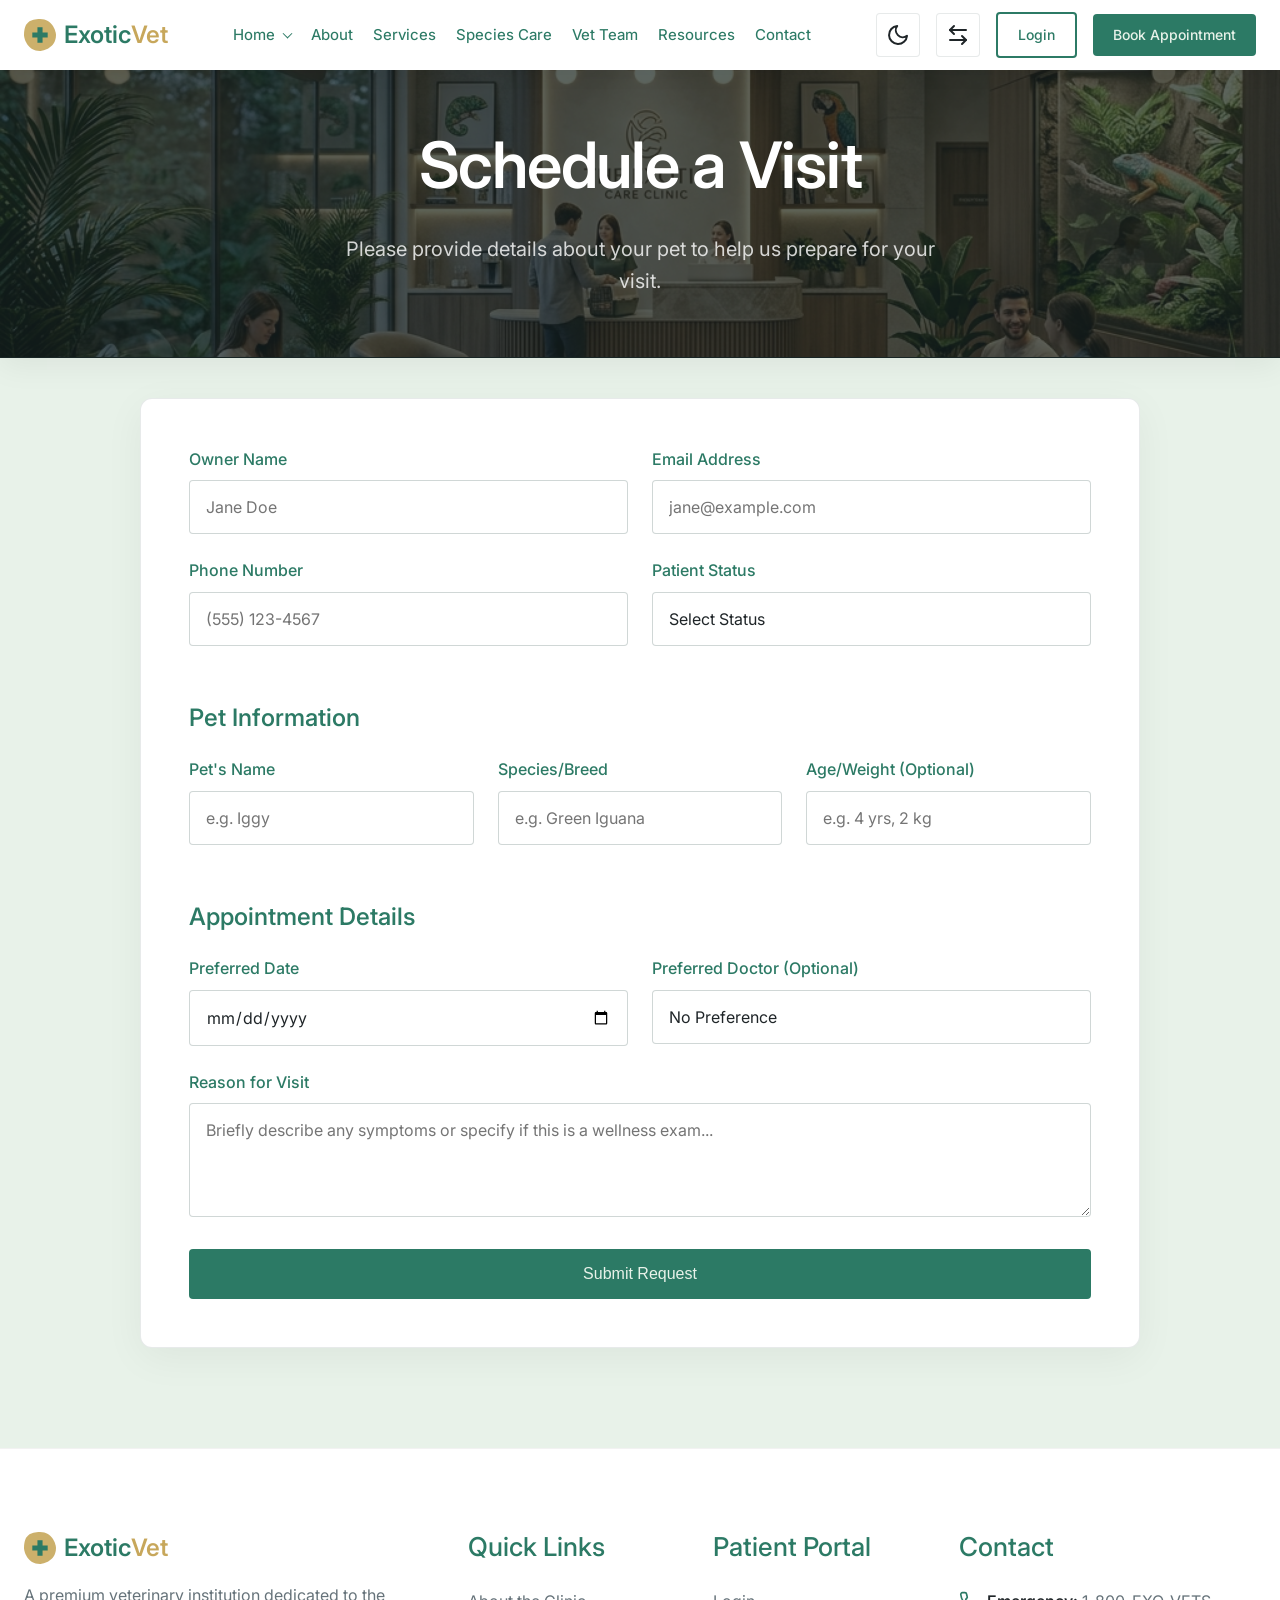
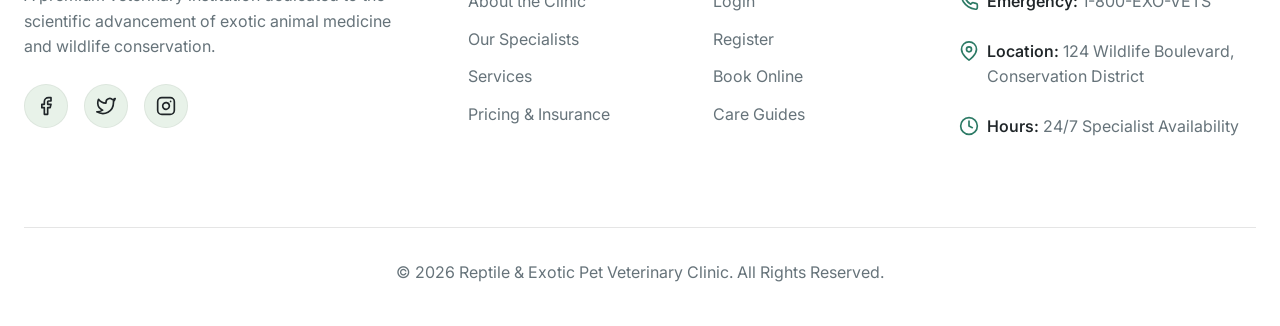
<file: appointment-booking.html>
<!DOCTYPE html>
<html lang="en" dir="ltr">
<head>
    <meta charset="UTF-8">
    <meta name="viewport" content="width=device-width, initial-scale=1.0">
    <title>Book an Appointment | Reptile & Exotic Pet Veterinary Clinic</title>
    <link rel="icon" type="image/svg+xml" href="assets/images/favicon.svg">
    <link rel="preconnect" href="https://fonts.googleapis.com">
    <link rel="preconnect" href="https://fonts.gstatic.com" crossorigin>
    <link href="https://fonts.googleapis.com/css2?family=Inter:wght@400;450;500;540;550;560;580;600&display=swap" rel="stylesheet">
    <link rel="stylesheet" href="assets/css/style.css">
    <link rel="stylesheet" href="assets/css/dark-mode.css">
    <link rel="stylesheet" href="assets/css/rtl.css">
    <style>
        .form-group { margin-bottom: 24px; text-align: left; }
        .form-label { display: block; margin-bottom: 8px; font-weight: 500; color: var(--color-primary); }
        body.dark-mode .form-label { color: var(--color-secondary); }
        .form-control { width: 100%; padding: 16px; border: 1px solid rgba(22, 56, 50, 0.2); border-radius: 4px; font-family: inherit; font-size: 16px; background-color: var(--surface-color); color: var(--text-color); transition: border-color 0.3s; }
        body.dark-mode .form-control { border: 1px solid rgba(255, 255, 255, 0.2); }
        .form-control:focus { outline: none; border-color: var(--color-accent); }
        select.form-control { 
            appearance: none; -webkit-appearance: none; -moz-appearance: none;
            background-repeat: no-repeat;
            background-position: right 16px center;
            background-size: 16px;
            padding-right: 48px;
        }
        .booking-card { max-width: 1000px; margin: 0 auto; padding: 48px; box-shadow: 0 10px 40px rgba(0,0,0,0.05); border: 1px solid rgba(22, 56, 50, 0.1); border-radius: 12px; }
        body.dark-mode .booking-card { border: 1px solid rgba(255, 255, 255, 0.1); background-color: var(--color-dark-card); }
        
        @media(max-width: 767px) {
            .booking-grid {
                grid-template-columns: 1fr !important;
            }
            .booking-card {
                padding: 24px;
            }
        }
    </style>
</head>
<body>

    <header class="site-header">
        <div class="container nav-container">
            <div class="logo">
                <a href="index.html">
                    <svg width="32" height="32" viewBox="0 0 50 50" fill="none" xmlns="http://www.w3.org/2000/svg" style="margin-right: 8px;"><path d="M25 0 C45 0 50 20 50 25 C50 45 30 50 25 50 C5 50 0 30 0 25 C0 5 10 0 25 0 Z" fill="var(--color-accent)" opacity="0.9"/><path d="M25 5 C38 5 45 15 45 25 C45 38 35 45 25 45 C12 45 5 35 5 25 C5 12 12 5 25 5 Z" fill="var(--color-bg)" /><path d="M21 13 H29 V21 H37 V29 H29 V37 H21 V29 H13 V21 H21 V13 Z" fill="var(--color-primary)"/></svg>
                    Exotic<span>Vet</span>
                </a>
            </div>
            <nav class="main-nav">
                <ul>
                    <li class="has-dropdown">
                        <a href="index.html">Home</a>
                        <ul class="dropdown">
                            <li><a href="index.html">Home 1</a></li>
                            <li><a href="home-2.html">Home 2</a></li>
                        </ul>
                    </li>
                    <li><a href="about.html">About</a></li>
                    <li><a href="services.html">Services</a></li>
                    <li><a href="species-care.html">Species Care</a></li>
                    <li><a href="vet-team.html">Vet Team</a></li>
                    <li><a href="resources.html">Resources</a></li>
                    <li><a href="contact.html">Contact</a></li>
                </ul>
            </nav>
            <div class="nav-actions">
                <button class="icon-btn dark-mode-toggle" aria-label="Toggle Dark Mode">
                    <svg width="24" height="24" viewBox="0 0 24 24" fill="none" stroke="currentColor" stroke-width="2" stroke-linecap="round" stroke-linejoin="round"><path d="M21 12.79A9 9 0 1 1 11.21 3 7 7 0 0 0 21 12.79z"></path></svg>
                </button>
                <button class="icon-btn rtl-toggle" aria-label="Toggle RTL">
                    <svg width="24" height="24" viewBox="0 0 24 24" fill="none" stroke="currentColor" stroke-width="2" stroke-linecap="round" stroke-linejoin="round"><path d="M8 3L4 7l4 4"/><path d="M4 7h16"/><path d="M16 21l4-4-4-4"/><path d="M20 17H4"/></svg>
                </button>
                <a href="login.html" class="btn btn-outline">Login</a>
                <a href="appointment-booking.html" class="btn btn-primary">Book Appointment</a>
                <button class="hamburger" id="hamburgerToggle" aria-label="Toggle Menu">
                    <span></span><span></span><span></span>
                </button>
            </div>
        </div>
    </header>

    <div class="off-canvas-menu" id="offCanvasMenu">
        <nav class="off-canvas-nav">
            <a href="index.html">Home</a>
            <a href="home-2.html">Home 2</a>
            <a href="about.html">About</a>
            <a href="services.html">Services</a>
            <a href="species-care.html">Species Care</a>
            <a href="vet-team.html">Vet Team</a>
            <a href="resources.html">Resources</a>
            <a href="contact.html">Contact</a>
            <a href="appointment-booking.html" class="btn btn-accent" style="max-width: 250px; margin-top: 24px;">Book Appointment</a>
        </nav>
    </div>

    <!-- Hero Section -->
    <section class="hero-banner" style="padding-bottom: 60px;">
        <img src="assets/images/hero_booking.png" class="hero-banner-bg" alt="Book an Appointment">
        <div class="container text-center">
            <h1 class="reveal">Schedule a Visit</h1>
            <p class="reveal" style="color: var(--text-muted); font-size: 20px; max-width: 600px; margin: 0 auto;">Please provide details about your pet to help us prepare for your visit.</p>
        </div>
    </section>

    <!-- Booking Form Section -->
    <section class="page-section" style="padding-top: 40px;">
        <div class="container">
            <div class="card booking-card reveal">
                <form action="#" method="POST">
                    
                    <div class="grid booking-grid" style="grid-template-columns: repeat(2, 1fr); gap: 24px;">
                        <div class="form-group">
                            <label class="form-label">Owner Name</label>
                            <input type="text" class="form-control" placeholder="Jane Doe" required>
                        </div>
                        <div class="form-group">
                            <label class="form-label">Email Address</label>
                            <input type="email" class="form-control" placeholder="jane@example.com" required>
                        </div>
                    </div>
                    
                    <div class="grid booking-grid" style="grid-template-columns: repeat(2, 1fr); gap: 24px;">
                        <div class="form-group">
                            <label class="form-label">Phone Number</label>
                            <input type="tel" class="form-control" placeholder="(555) 123-4567" required>
                        </div>
                        <div class="form-group">
                            <label class="form-label">Patient Status</label>
                            <select class="form-control" required>
                                <option value="" disabled selected>Select Status</option>
                                <option value="new">New Patient</option>
                                <option value="returning">Returning Patient</option>
                            </select>
                        </div>
                    </div>
                    
                    <h3 style="margin: 32px 0 24px; text-align: left; font-size: 1.5rem; color: var(--color-primary);">Pet Information</h3>
                    
                    <div class="grid booking-grid" style="grid-template-columns: repeat(3, 1fr); gap: 24px;">
                        <div class="form-group">
                            <label class="form-label">Pet's Name</label>
                            <input type="text" class="form-control" placeholder="e.g. Iggy" required>
                        </div>
                        <div class="form-group">
                            <label class="form-label">Species/Breed</label>
                            <input type="text" class="form-control" placeholder="e.g. Green Iguana" required>
                        </div>
                        <div class="form-group">
                            <label class="form-label">Age/Weight (Optional)</label>
                            <input type="text" class="form-control" placeholder="e.g. 4 yrs, 2 kg">
                        </div>
                    </div>

                    <h3 style="margin: 32px 0 24px; text-align: left; font-size: 1.5rem; color: var(--color-primary);">Appointment Details</h3>

                    <div class="grid booking-grid" style="grid-template-columns: repeat(2, 1fr); gap: 24px;">
                        <div class="form-group">
                            <label class="form-label">Preferred Date</label>
                            <input type="date" class="form-control" required>
                        </div>
                        <div class="form-group">
                            <label class="form-label">Preferred Doctor (Optional)</label>
                            <select class="form-control">
                                <option value="">No Preference</option>
                                <option value="sterling">Dr. Sterling (Reptiles/Amphibians)</option>
                                <option value="halloway">Dr. Halloway (Avian)</option>
                                <option value="jenkins">Dr. Jenkins (Small Mammals)</option>
                            </select>
                        </div>
                    </div>
                    
                    <div class="form-group">
                        <label class="form-label">Reason for Visit</label>
                        <textarea class="form-control" rows="4" placeholder="Briefly describe any symptoms or specify if this is a wellness exam..." required></textarea>
                    </div>
                    <button type="submit" class="btn btn-primary" style="width: 100%;">Submit Request</button>
                </form>
            </div>
        </div>
    </section>

    <footer class="site-footer">
        <div class="container">
            <div class="footer-grid">
                <div class="footer-col">
                    <div class="logo" style="margin-bottom: 16px;">
                        <a href="index.html">
                            <svg width="32" height="32" viewBox="0 0 50 50" fill="none" xmlns="http://www.w3.org/2000/svg" style="margin-right: 8px;"><path d="M25 0 C45 0 50 20 50 25 C50 45 30 50 25 50 C5 50 0 30 0 25 C0 5 10 0 25 0 Z" fill="var(--color-accent)" opacity="0.9"/><path d="M25 5 C38 5 45 15 45 25 C45 38 35 45 25 45 C12 45 5 35 5 25 C5 12 12 5 25 5 Z" fill="var(--color-bg)" /><path d="M21 13 H29 V21 H37 V29 H29 V37 H21 V29 H13 V21 H21 V13 Z" fill="var(--color-primary)"/></svg>
                            Exotic<span>Vet</span>
                        </a>
                    </div>
                    <p>A premium veterinary institution dedicated to the scientific advancement of exotic animal medicine and wildlife conservation.</p>
                    <div class="footer-socials">
                        <a href="#" aria-label="Facebook"><svg viewBox="0 0 24 24" width="20" height="20" fill="none" stroke="currentColor" stroke-width="2" stroke-linecap="round" stroke-linejoin="round"><path d="M18 2h-3a5 5 0 0 0-5 5v3H7v4h3v8h4v-8h3l1-4h-4V7a1 1 0 0 1 1-1h3z"></path></svg></a>
                        <a href="#" aria-label="Twitter"><svg viewBox="0 0 24 24" width="20" height="20" fill="none" stroke="currentColor" stroke-width="2" stroke-linecap="round" stroke-linejoin="round"><path d="M23 3a10.9 10.9 0 0 1-3.14 1.53 4.48 4.48 0 0 0-7.86 3v1A10.66 10.66 0 0 1 3 4s-4 9 5 13a11.64 11.64 0 0 1-7 2c9 5 20 0 20-11.5a4.5 4.5 0 0 0-.08-.83A7.72 7.72 0 0 0 23 3z"></path></svg></a>
                        <a href="#" aria-label="Instagram"><svg viewBox="0 0 24 24" width="20" height="20" fill="none" stroke="currentColor" stroke-width="2" stroke-linecap="round" stroke-linejoin="round"><rect x="2" y="2" width="20" height="20" rx="5" ry="5"></rect><path d="M16 11.37A4 4 0 1 1 12.63 8 4 4 0 0 1 16 11.37z"></path><line x1="17.5" y1="6.5" x2="17.51" y2="6.5"></line></svg></a>
                    </div>
                </div>
                <div class="footer-col">
                    <h4>Quick Links</h4>
                    <ul>
                        <li><a href="about.html">About the Clinic</a></li>
                        <li><a href="vet-team.html">Our Specialists</a></li>
                        <li><a href="services.html">Services</a></li>
                        <li><a href="pricing.html">Pricing & Insurance</a></li>
                    </ul>
                </div>
                <div class="footer-col">
                    <h4>Patient Portal</h4>
                    <ul>
                        <li><a href="login.html">Login</a></li>
                        <li><a href="register.html">Register</a></li>
                        <li><a href="appointment-booking.html">Book Online</a></li>
                        <li><a href="resources.html">Care Guides</a></li>
                    </ul>
                </div>
                <div class="footer-col">
                    <h4>Contact</h4>
                    <p style="display: flex; align-items: flex-start; gap: 8px;"><svg viewBox="0 0 24 24" width="20" height="20" fill="none" stroke="currentColor" stroke-width="2" stroke-linecap="round" stroke-linejoin="round" style="flex-shrink: 0; margin-top: 2px; color: var(--color-primary);"><path d="M22 16.92v3a2 2 0 0 1-2.18 2 19.79 19.79 0 0 1-8.63-3.07 19.5 19.5 0 0 1-6-6 19.79 19.79 0 0 1-3.07-8.67A2 2 0 0 1 4.11 2h3a2 2 0 0 1 2 1.72 12.84 12.84 0 0 0 .7 2.81 2 2 0 0 1-.45 2.11L8.09 9.91a16 16 0 0 0 6 6l1.27-1.27a2 2 0 0 1 2.11-.45 12.84 12.84 0 0 0 2.81.7A2 2 0 0 1 22 16.92z"></path></svg> <span><strong>Emergency:</strong> 1-800-EXO-VETS</span></p>
                    <p style="display: flex; align-items: flex-start; gap: 8px;"><svg viewBox="0 0 24 24" width="20" height="20" fill="none" stroke="currentColor" stroke-width="2" stroke-linecap="round" stroke-linejoin="round" style="flex-shrink: 0; margin-top: 2px; color: var(--color-primary);"><path d="M21 10c0 7-9 13-9 13s-9-6-9-13a9 9 0 0 1 18 0z"></path><circle cx="12" cy="10" r="3"></circle></svg> <span><strong>Location:</strong> 124 Wildlife Boulevard, Conservation District</span></p>
                    <p style="display: flex; align-items: flex-start; gap: 8px;"><svg viewBox="0 0 24 24" width="20" height="20" fill="none" stroke="currentColor" stroke-width="2" stroke-linecap="round" stroke-linejoin="round" style="flex-shrink: 0; margin-top: 2px; color: var(--color-primary);"><circle cx="12" cy="12" r="10"></circle><polyline points="12 6 12 12 16 14"></polyline></svg> <span><strong>Hours:</strong> 24/7 Specialist Availability</span></p>
                </div>
            </div>
            <div class="footer-bottom">
                <p>&copy; 2026 Reptile & Exotic Pet Veterinary Clinic. All Rights Reserved.</p>
            </div>
        </div>
    </footer>

    <button id="back-to-top" class="back-to-top" aria-label="Back to top">
        <svg width="24" height="24" viewBox="0 0 24 24" fill="none" stroke="currentColor" stroke-width="2" stroke-linecap="round" stroke-linejoin="round"><path d="M12 19V5M5 12l7-7 7 7"/></svg>
    </button>

    <script src="assets/js/main.js"></script>
</body>
</html>
</file>
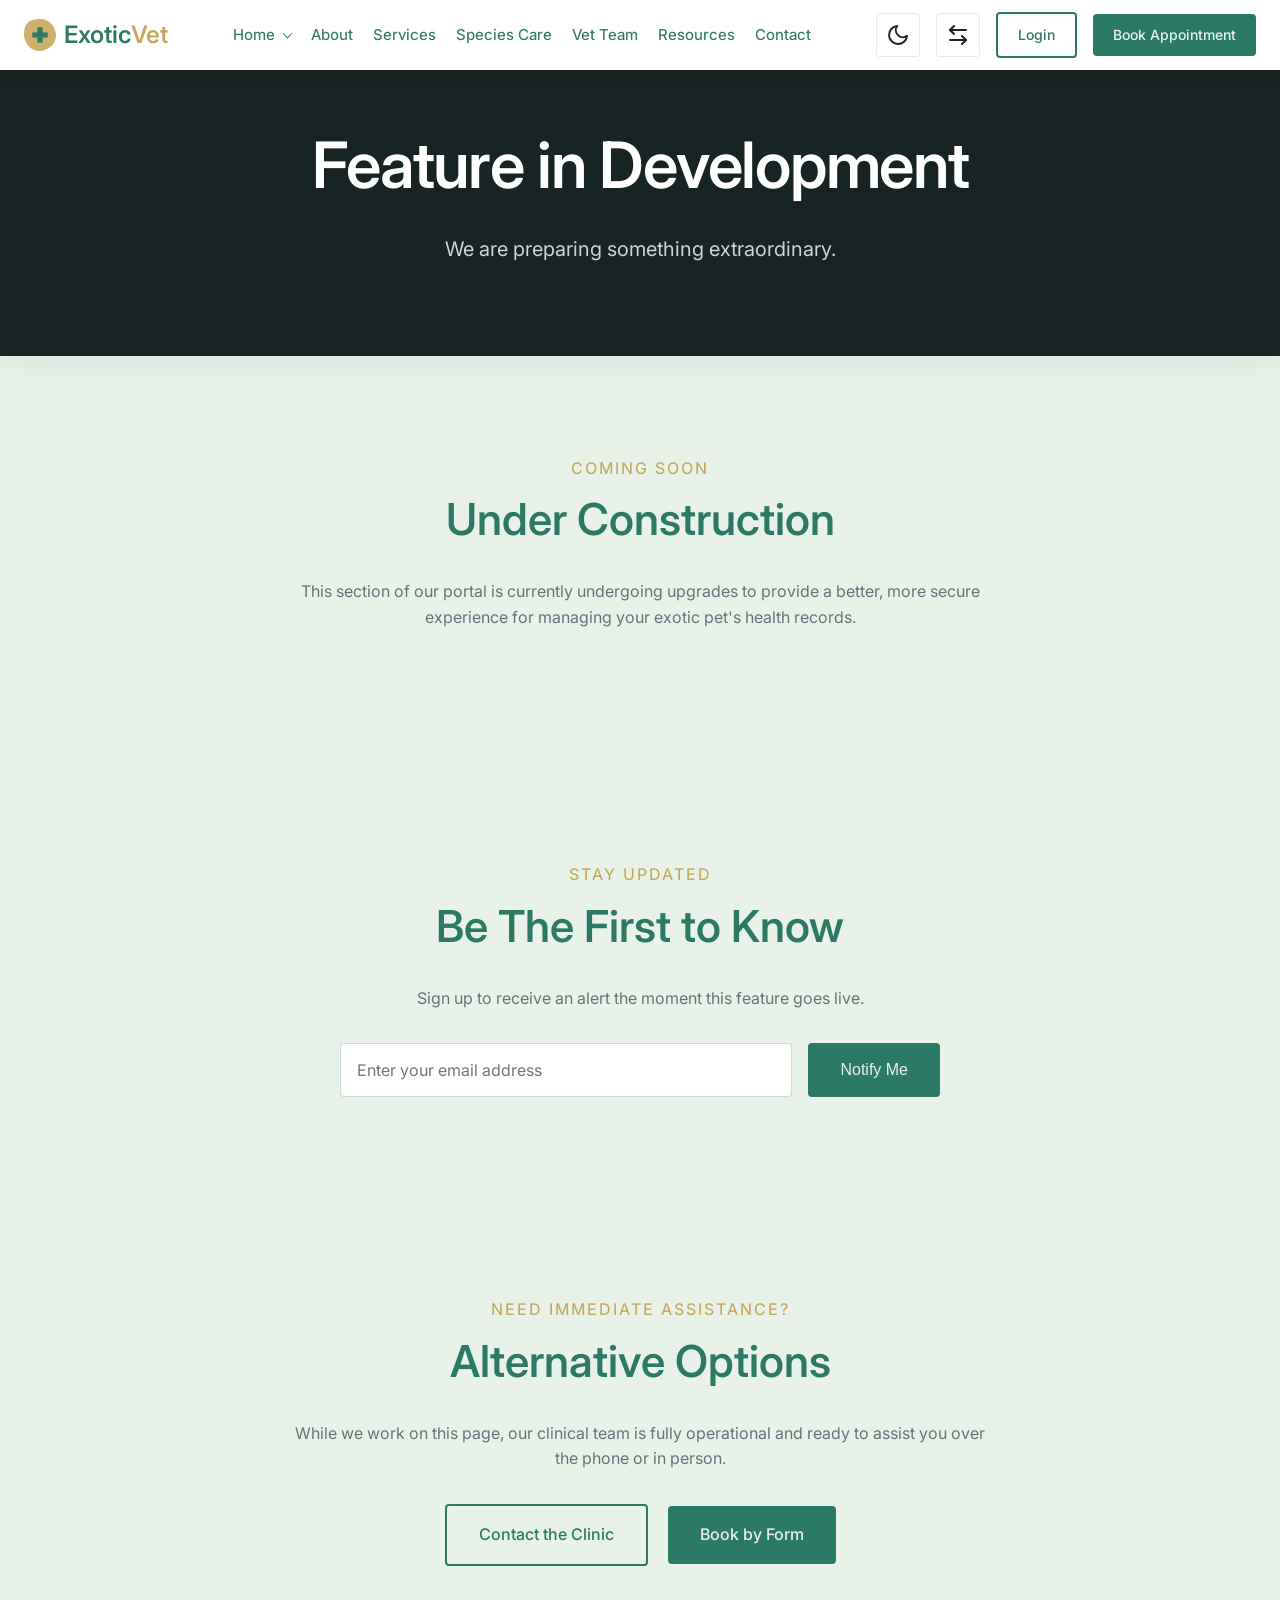
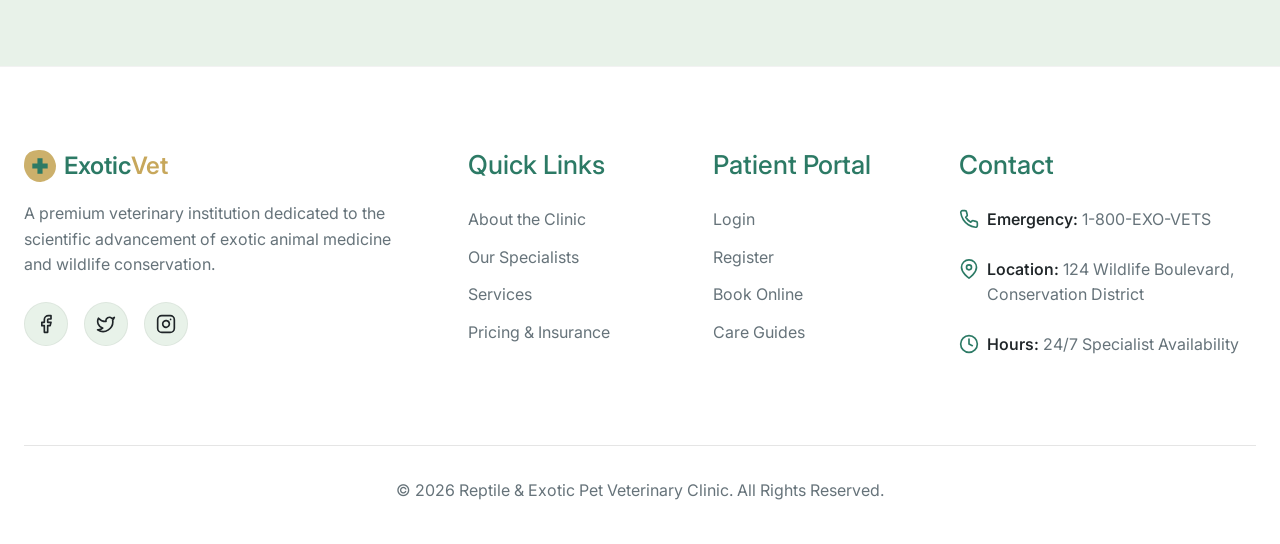
<file: coming-soon.html>
<!DOCTYPE html>
<html lang="en" dir="ltr">
<head>
    <meta charset="UTF-8">
    <meta name="viewport" content="width=device-width, initial-scale=1.0">
    <title>Coming Soon | Reptile & Exotic Pet Veterinary Clinic</title>
    <link rel="icon" type="image/svg+xml" href="assets/images/favicon.svg">
    <link rel="preconnect" href="https://fonts.googleapis.com">
    <link rel="preconnect" href="https://fonts.gstatic.com" crossorigin>
    <link href="https://fonts.googleapis.com/css2?family=Inter:wght@400;450;500;540;550;560;580;600&display=swap" rel="stylesheet">
    <link rel="stylesheet" href="assets/css/style.css">
    <link rel="stylesheet" href="assets/css/dark-mode.css">
    <link rel="stylesheet" href="assets/css/rtl.css">
    <style>
        .form-control { width: 100%; padding: 16px; border: 1px solid rgba(22, 56, 50, 0.2); border-radius: 4px; font-family: inherit; font-size: 16px; background-color: var(--surface-color); color: var(--text-color); transition: border-color 0.3s; }
        .form-control:focus { outline: none; border-color: var(--color-accent); }
    </style>
</head>
<body>

    <header class="site-header">
        <div class="container nav-container">
            <div class="logo">
                <a href="index.html">
                    <svg width="32" height="32" viewBox="0 0 50 50" fill="none" xmlns="http://www.w3.org/2000/svg" style="margin-right: 8px;"><path d="M25 0 C45 0 50 20 50 25 C50 45 30 50 25 50 C5 50 0 30 0 25 C0 5 10 0 25 0 Z" fill="var(--color-accent)" opacity="0.9"/><path d="M25 5 C38 5 45 15 45 25 C45 38 35 45 25 45 C12 45 5 35 5 25 C5 12 12 5 25 5 Z" fill="var(--color-bg)" /><path d="M21 13 H29 V21 H37 V29 H29 V37 H21 V29 H13 V21 H21 V13 Z" fill="var(--color-primary)"/></svg>
                    Exotic<span>Vet</span>
                </a>
            </div>
            <nav class="main-nav">
                <ul>
                    <li class="has-dropdown">
                        <a href="index.html">Home</a>
                        <ul class="dropdown">
                            <li><a href="index.html">Home 1</a></li>
                            <li><a href="home-2.html">Home 2</a></li>
                        </ul>
                    </li>
                    <li><a href="about.html">About</a></li>
                    <li><a href="services.html">Services</a></li>
                    <li><a href="species-care.html">Species Care</a></li>
                    <li><a href="vet-team.html">Vet Team</a></li>
                    <li><a href="resources.html">Resources</a></li>
                    <li><a href="contact.html">Contact</a></li>
                </ul>
            </nav>
            <div class="nav-actions">
                <button class="icon-btn dark-mode-toggle" aria-label="Toggle Dark Mode">
                    <svg width="24" height="24" viewBox="0 0 24 24" fill="none" stroke="currentColor" stroke-width="2" stroke-linecap="round" stroke-linejoin="round"><path d="M21 12.79A9 9 0 1 1 11.21 3 7 7 0 0 0 21 12.79z"></path></svg>
                </button>
                <button class="icon-btn rtl-toggle" aria-label="Toggle RTL">
                    <svg width="24" height="24" viewBox="0 0 24 24" fill="none" stroke="currentColor" stroke-width="2" stroke-linecap="round" stroke-linejoin="round"><path d="M8 3L4 7l4 4"/><path d="M4 7h16"/><path d="M16 21l4-4-4-4"/><path d="M20 17H4"/></svg>
                </button>
                <a href="login.html" class="btn btn-outline">Login</a>
                <a href="appointment-booking.html" class="btn btn-primary">Book Appointment</a>
                <button class="hamburger" id="hamburgerToggle" aria-label="Toggle Menu">
                    <span></span><span></span><span></span>
                </button>
            </div>
        </div>
    </header>

    <div class="off-canvas-menu" id="offCanvasMenu">
        <nav class="off-canvas-nav">
            <a href="index.html">Home</a>
            <a href="home-2.html">Home 2</a>
            <a href="about.html">About</a>
            <a href="services.html">Services</a>
            <a href="species-care.html">Species Care</a>
            <a href="vet-team.html">Vet Team</a>
            <a href="resources.html">Resources</a>
            <a href="contact.html">Contact</a>
            <a href="appointment-booking.html" class="btn btn-accent" style="max-width: 250px; margin-top: 24px;">Book Appointment</a>
        </nav>
    </div>

    <!-- Small Hero Banner -->
    <section class="hero-banner">
        <div class="container">
            <h1 class="reveal">Feature in Development</h1>
            <p class="reveal" style="color: var(--text-muted); font-size: 20px;">We are preparing something extraordinary.</p>
        </div>
    </section>

    <!-- Section 1 -->
    <section class="page-section">
        <div class="container text-center">
            <div class="section-header reveal" style="margin-bottom: 32px;">
                <span class="subheading">Coming Soon</span>
                <h2>Under Construction</h2>
                <p>This section of our portal is currently undergoing upgrades to provide a better, more secure experience for managing your exotic pet's health records.</p>
            </div>
        </div>
    </section>

    <!-- Section 2 -->
    <section class="page-section bg-secondary">
        <div class="container text-center reveal">
            <div class="section-header" style="margin-bottom: 32px;">
                <span class="subheading">Stay Updated</span>
                <h2>Be The First to Know</h2>
                <p>Sign up to receive an alert the moment this feature goes live.</p>
            </div>
            <form action="#" class="flex-cards" style="max-width: 600px; margin: 0 auto; gap: 16px;">
                <input type="email" class="form-control" placeholder="Enter your email address" required style="flex: 1 1 300px;">
                <button type="submit" class="btn btn-primary" style="flex: 0 0 auto;">Notify Me</button>
            </form>
        </div>
    </section>

    <!-- Section 3 -->
    <section class="page-section">
        <div class="container text-center reveal">
            <div class="section-header" style="margin-bottom: 32px;">
                <span class="subheading">Need Immediate Assistance?</span>
                <h2>Alternative Options</h2>
                <p>While we work on this page, our clinical team is fully operational and ready to assist you over the phone or in person.</p>
            </div>
            <a href="contact.html" class="btn btn-outline" style="margin-right: 16px;">Contact the Clinic</a>
            <a href="appointment-booking.html" class="btn btn-primary">Book by Form</a>
        </div>
    </section>

    <footer class="site-footer">
        <div class="container">
            <div class="footer-grid">
                <div class="footer-col">
                    <div class="logo" style="margin-bottom: 16px;">
                        <a href="index.html">
                            <svg width="32" height="32" viewBox="0 0 50 50" fill="none" xmlns="http://www.w3.org/2000/svg" style="margin-right: 8px;"><path d="M25 0 C45 0 50 20 50 25 C50 45 30 50 25 50 C5 50 0 30 0 25 C0 5 10 0 25 0 Z" fill="var(--color-accent)" opacity="0.9"/><path d="M25 5 C38 5 45 15 45 25 C45 38 35 45 25 45 C12 45 5 35 5 25 C5 12 12 5 25 5 Z" fill="var(--color-bg)" /><path d="M21 13 H29 V21 H37 V29 H29 V37 H21 V29 H13 V21 H21 V13 Z" fill="var(--color-primary)"/></svg>
                            Exotic<span>Vet</span>
                        </a>
                    </div>
                    <p>A premium veterinary institution dedicated to the scientific advancement of exotic animal medicine and wildlife conservation.</p>
                    <div class="footer-socials">
                        <a href="#" aria-label="Facebook"><svg viewBox="0 0 24 24" width="20" height="20" fill="none" stroke="currentColor" stroke-width="2" stroke-linecap="round" stroke-linejoin="round"><path d="M18 2h-3a5 5 0 0 0-5 5v3H7v4h3v8h4v-8h3l1-4h-4V7a1 1 0 0 1 1-1h3z"></path></svg></a>
                        <a href="#" aria-label="Twitter"><svg viewBox="0 0 24 24" width="20" height="20" fill="none" stroke="currentColor" stroke-width="2" stroke-linecap="round" stroke-linejoin="round"><path d="M22 4s-.7 2.1-2 3.4c1.6 10-9.4 17.3-18 11.6 2.2.1 4.4-.6 6-2C3 15.5.5 9.6 3 5c2.2 2.6 5.6 4.1 9 4-.9-4.2 4-6.6 7-3.8 1.1 0 3-1.2 3-1.2z"></path></svg></a>
                        <a href="#" aria-label="Instagram"><svg viewBox="0 0 24 24" width="20" height="20" fill="none" stroke="currentColor" stroke-width="2" stroke-linecap="round" stroke-linejoin="round"><rect x="2" y="2" width="20" height="20" rx="5" ry="5"></rect><path d="M16 11.37A4 4 0 1 1 12.63 8 4 4 0 0 1 16 11.37z"></path><line x1="17.5" y1="6.5" x2="17.51" y2="6.5"></line></svg></a>
                    </div>
                </div>
                <div class="footer-col">
                    <h4>Quick Links</h4>
                    <ul>
                        <li><a href="about.html">About the Clinic</a></li>
                        <li><a href="vet-team.html">Our Specialists</a></li>
                        <li><a href="services.html">Services</a></li>
                        <li><a href="pricing.html">Pricing & Insurance</a></li>
                    </ul>
                </div>
                <div class="footer-col">
                    <h4>Patient Portal</h4>
                    <ul>
                        <li><a href="login.html">Login</a></li>
                        <li><a href="register.html">Register</a></li>
                        <li><a href="appointment-booking.html">Book Online</a></li>
                        <li><a href="resources.html">Care Guides</a></li>
                    </ul>
                </div>
                <div class="footer-col">
                    <h4>Contact</h4>
                    <p style="display: flex; align-items: flex-start; gap: 8px;"><svg viewBox="0 0 24 24" width="20" height="20" fill="none" stroke="currentColor" stroke-width="2" stroke-linecap="round" stroke-linejoin="round" style="flex-shrink: 0; margin-top: 2px; color: var(--color-primary);"><path d="M22 16.92v3a2 2 0 0 1-2.18 2 19.79 19.79 0 0 1-8.63-3.07 19.5 19.5 0 0 1-6-6 19.79 19.79 0 0 1-3.07-8.67A2 2 0 0 1 4.11 2h3a2 2 0 0 1 2 1.72 12.84 12.84 0 0 0 .7 2.81 2 2 0 0 1-.45 2.11L8.09 9.91a16 16 0 0 0 6 6l1.27-1.27a2 2 0 0 1 2.11-.45 12.84 12.84 0 0 0 2.81.7A2 2 0 0 1 22 16.92z"></path></svg> <span><strong>Emergency:</strong> 1-800-EXO-VETS</span></p>
                    <p style="display: flex; align-items: flex-start; gap: 8px;"><svg viewBox="0 0 24 24" width="20" height="20" fill="none" stroke="currentColor" stroke-width="2" stroke-linecap="round" stroke-linejoin="round" style="flex-shrink: 0; margin-top: 2px; color: var(--color-primary);"><path d="M21 10c0 7-9 13-9 13s-9-6-9-13a9 9 0 0 1 18 0z"></path><circle cx="12" cy="10" r="3"></circle></svg> <span><strong>Location:</strong> 124 Wildlife Boulevard, Conservation District</span></p>
                    <p style="display: flex; align-items: flex-start; gap: 8px;"><svg viewBox="0 0 24 24" width="20" height="20" fill="none" stroke="currentColor" stroke-width="2" stroke-linecap="round" stroke-linejoin="round" style="flex-shrink: 0; margin-top: 2px; color: var(--color-primary);"><circle cx="12" cy="12" r="10"></circle><polyline points="12 6 12 12 16 14"></polyline></svg> <span><strong>Hours:</strong> 24/7 Specialist Availability</span></p>
                </div>
            </div>
            <div class="footer-bottom">
                <p>&copy; 2026 Reptile & Exotic Pet Veterinary Clinic. All Rights Reserved.</p>
            </div>
        </div>
    </footer>

    <button id="back-to-top" class="back-to-top" aria-label="Back to top">
        <svg width="24" height="24" viewBox="0 0 24 24" fill="none" stroke="currentColor" stroke-width="2" stroke-linecap="round" stroke-linejoin="round"><path d="M12 19V5M5 12l7-7 7 7"/></svg>
    </button>

    <script src="assets/js/main.js"></script>
</body>
</html>
</file>
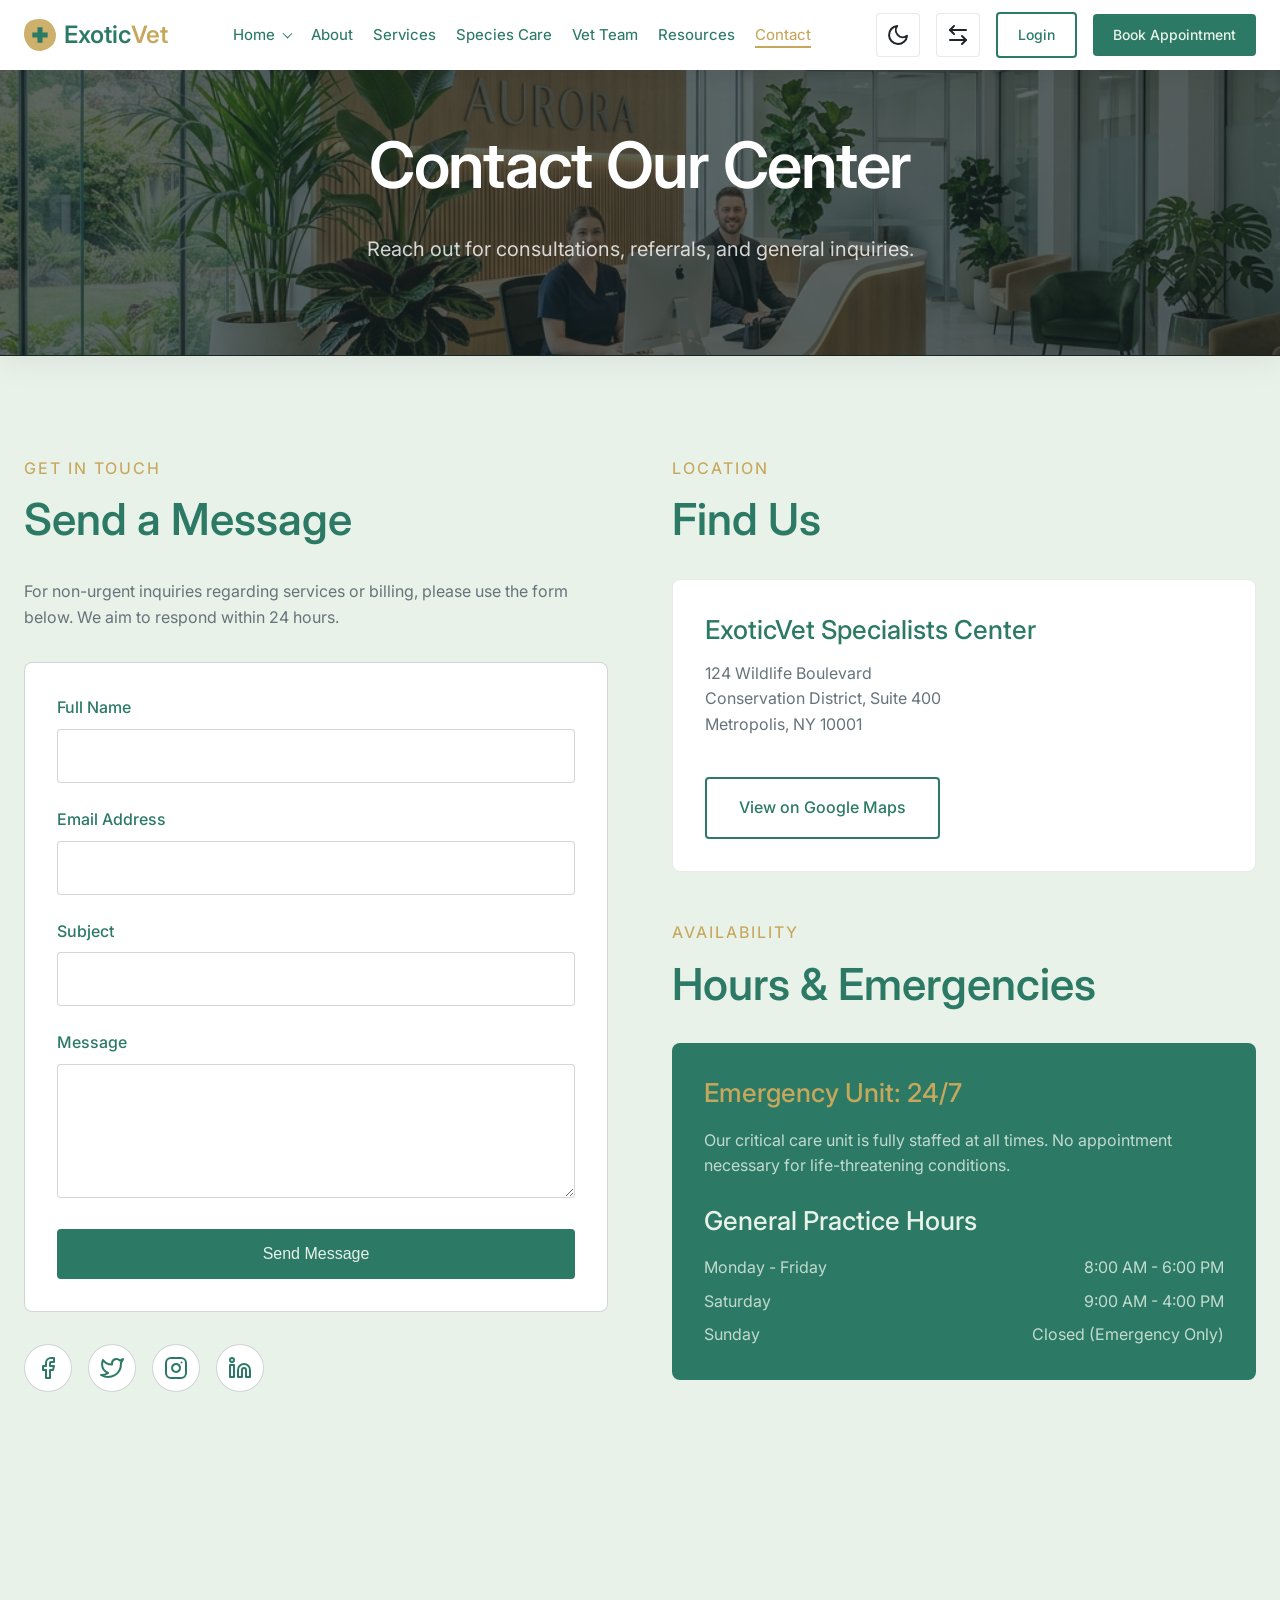
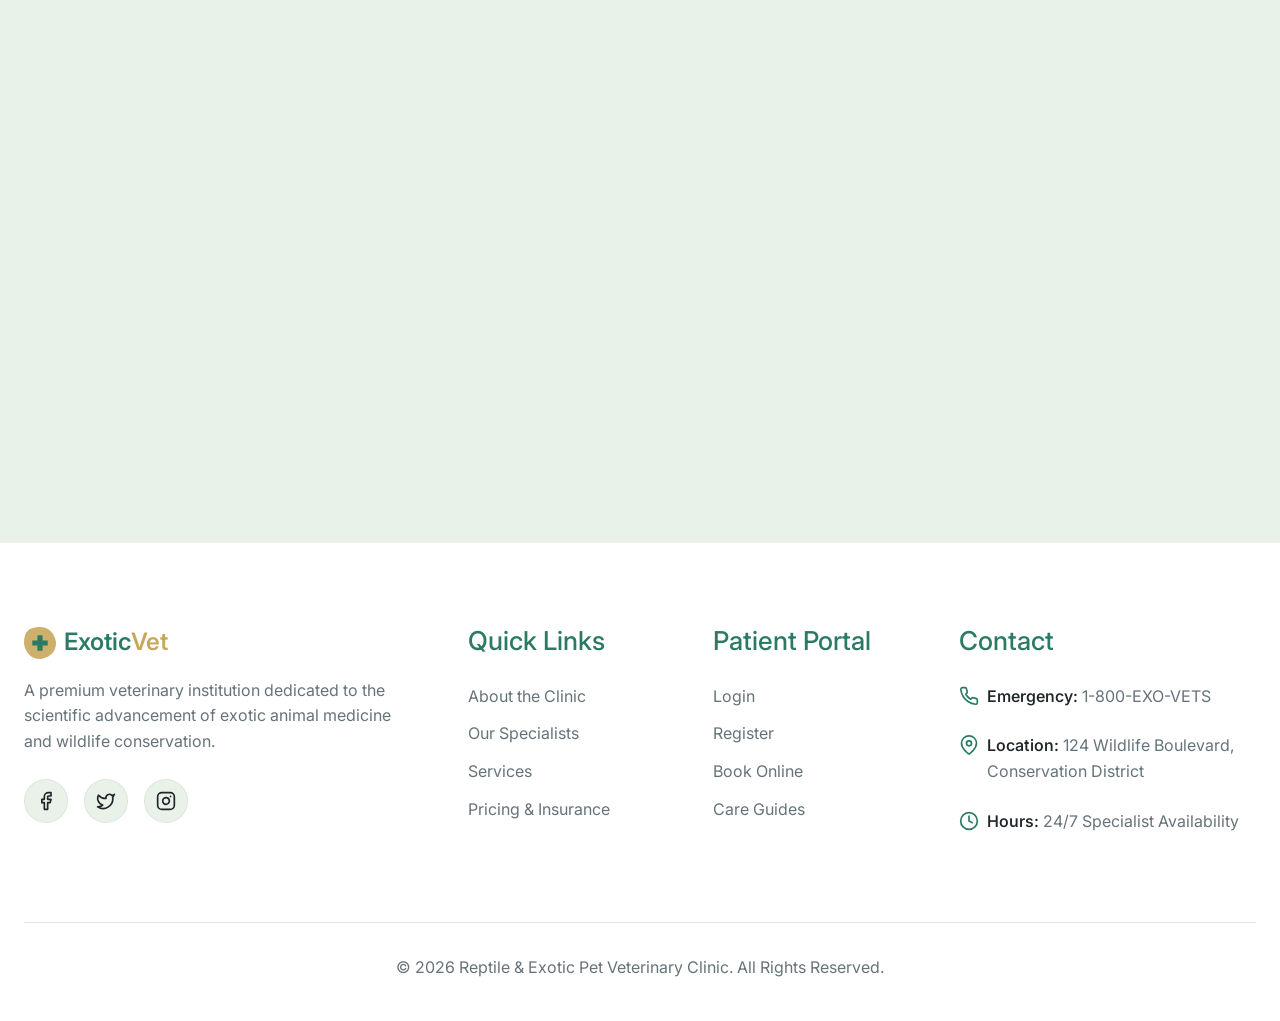
<file: contact.html>
<!DOCTYPE html>
<html lang="en" dir="ltr">
<head>
    <meta charset="UTF-8">
    <meta name="viewport" content="width=device-width, initial-scale=1.0">
    <title>Contact Us | Reptile & Exotic Pet Veterinary Clinic</title>
    <link rel="icon" type="image/svg+xml" href="assets/images/favicon.svg">
    <link rel="preconnect" href="https://fonts.googleapis.com">
    <link rel="preconnect" href="https://fonts.gstatic.com" crossorigin>
    <link href="https://fonts.googleapis.com/css2?family=Inter:wght@400;450;500;540;550;560;580;600&display=swap" rel="stylesheet">
    <link rel="stylesheet" href="assets/css/style.css">
    <link rel="stylesheet" href="assets/css/dark-mode.css">
    <link rel="stylesheet" href="assets/css/rtl.css">
    <style>
        .form-group { margin-bottom: 24px; text-align: left; }
        .form-label { display: block; margin-bottom: 8px; font-weight: 500; color: var(--color-primary); }
        body.dark-mode .form-label { color: var(--color-secondary); }
        .form-control { width: 100%; padding: 16px; border: 1px solid rgba(22, 56, 50, 0.2); border-radius: 4px; font-family: inherit; font-size: 16px; background-color: var(--surface-color); color: var(--text-color); transition: border-color 0.3s; }
        body.dark-mode .form-control { border: 1px solid rgba(255, 255, 255, 0.2); }
        .form-control:focus { outline: none; border-color: var(--color-accent); }
        
        .contact-card { padding: 32px; box-shadow: none; border: 1px solid rgba(22, 56, 50, 0.2); }
        body.dark-mode .contact-card { border: 1px solid rgba(255, 255, 255, 0.2); }
        
        .contact-socials { display: flex; gap: 16px; margin-top: 32px; }
        .contact-social-icon { 
            display: flex; align-items: center; justify-content: center; 
            width: 48px; height: 48px; border-radius: 50%; 
            background: var(--surface-color); border: 1px solid rgba(22, 56, 50, 0.2);
            color: var(--color-primary); transition: all 0.3s ease; text-decoration: none;
        }
        body.dark-mode .contact-social-icon { border: 1px solid rgba(255, 255, 255, 0.2); color: var(--color-secondary); }
        .contact-social-icon:hover {
            background: var(--color-accent); color: var(--color-primary); border-color: var(--color-accent); transform: translateY(-4px);
        }
        .contact-social-icon svg { width: 24px; height: 24px; }

        .hours-list { list-style: none; margin: 0; padding: 0; color: rgba(232,242,233,0.8); }
        .hours-list li { display: flex; justify-content: space-between; margin-bottom: 8px; }
        .hours-list li:last-child { margin-bottom: 0; }

        @media(max-width: 991px) {
            .contact-main-grid {
                grid-template-columns: 1fr !important;
                gap: 48px !important;
            }
            .contact-form-section, .contact-info-section {
                text-align: center;
            }
            .contact-socials {
                justify-content: center;
            }
        }
        @media(max-width: 767px) {
            .hours-list li {
                flex-direction: column;
                align-items: center;
                gap: 4px;
            }
        }
    </style>
</head>
<body>

    <header class="site-header">
        <div class="container nav-container">
            <div class="logo">
                <a href="index.html">
                    <svg width="32" height="32" viewBox="0 0 50 50" fill="none" xmlns="http://www.w3.org/2000/svg" style="margin-right: 8px;"><path d="M25 0 C45 0 50 20 50 25 C50 45 30 50 25 50 C5 50 0 30 0 25 C0 5 10 0 25 0 Z" fill="var(--color-accent)" opacity="0.9"/><path d="M25 5 C38 5 45 15 45 25 C45 38 35 45 25 45 C12 45 5 35 5 25 C5 12 12 5 25 5 Z" fill="var(--color-bg)" /><path d="M21 13 H29 V21 H37 V29 H29 V37 H21 V29 H13 V21 H21 V13 Z" fill="var(--color-primary)"/></svg>
                    Exotic<span>Vet</span>
                </a>
            </div>
            <nav class="main-nav">
                <ul>
                    <li class="has-dropdown">
                        <a href="index.html">Home</a>
                        <ul class="dropdown">
                            <li><a href="index.html">Home 1</a></li>
                            <li><a href="home-2.html">Home 2</a></li>
                        </ul>
                    </li>
                    <li><a href="about.html">About</a></li>
                    <li><a href="services.html">Services</a></li>
                    <li><a href="species-care.html">Species Care</a></li>
                    <li><a href="vet-team.html">Vet Team</a></li>
                    <li><a href="resources.html">Resources</a></li>
                    <li><a href="contact.html">Contact</a></li>
                </ul>
            </nav>
            <div class="nav-actions">
                <button class="icon-btn dark-mode-toggle" aria-label="Toggle Dark Mode">
                    <svg width="24" height="24" viewBox="0 0 24 24" fill="none" stroke="currentColor" stroke-width="2" stroke-linecap="round" stroke-linejoin="round"><path d="M21 12.79A9 9 0 1 1 11.21 3 7 7 0 0 0 21 12.79z"></path></svg>
                </button>
                <button class="icon-btn rtl-toggle" aria-label="Toggle RTL">
                    <svg width="24" height="24" viewBox="0 0 24 24" fill="none" stroke="currentColor" stroke-width="2" stroke-linecap="round" stroke-linejoin="round"><path d="M8 3L4 7l4 4"/><path d="M4 7h16"/><path d="M16 21l4-4-4-4"/><path d="M20 17H4"/></svg>
                </button>
                <a href="login.html" class="btn btn-outline">Login</a>
                <a href="appointment-booking.html" class="btn btn-primary">Book Appointment</a>
                <button class="hamburger" id="hamburgerToggle" aria-label="Toggle Menu">
                    <span></span><span></span><span></span>
                </button>
            </div>
        </div>
    </header>

    <div class="off-canvas-menu" id="offCanvasMenu">
        <nav class="off-canvas-nav">
            <a href="index.html">Home</a>
            <a href="home-2.html">Home 2</a>
            <a href="about.html">About</a>
            <a href="services.html">Services</a>
            <a href="species-care.html">Species Care</a>
            <a href="vet-team.html">Vet Team</a>
            <a href="resources.html">Resources</a>
            <a href="contact.html">Contact</a>
            <a href="appointment-booking.html" class="btn btn-accent" style="max-width: 250px; margin-top: 24px;">Book Appointment</a>
        </nav>
    </div>

    <!-- Small Hero Banner -->
    <section class="hero-banner">
        <img src="assets/images/hero_contact.png" class="hero-banner-bg" alt="Contact Us">
        <div class="container">
            <h1 class="reveal">Contact Our Center</h1>
            <p class="reveal" style="color: var(--text-muted); font-size: 20px;">Reach out for consultations, referrals, and general inquiries.</p>
        </div>
    </section>

    <!-- Section 1 -->
    <section class="page-section">
        <div class="container">
            <div class="grid contact-main-grid" style="grid-template-columns: 1fr 1fr; gap: 64px; align-items: start;">
                <div class="reveal contact-form-section">
                    <span class="subheading">Get in Touch</span>
                    <h2>Send a Message</h2>
                    <p style="margin-bottom: 32px;">For non-urgent inquiries regarding services or billing, please use the form below. We aim to respond within 24 hours.</p>
                    <div class="card contact-card">
                        <form action="#" method="POST">
                            <div class="form-group">
                                <label class="form-label">Full Name</label>
                                <input type="text" class="form-control" required>
                            </div>
                            <div class="form-group">
                                <label class="form-label">Email Address</label>
                                <input type="email" class="form-control" required>
                            </div>
                            <div class="form-group">
                                <label class="form-label">Subject</label>
                                <input type="text" class="form-control" required>
                            </div>
                            <div class="form-group">
                                <label class="form-label">Message</label>
                                <textarea class="form-control" rows="5" required></textarea>
                            </div>
                            <button type="submit" class="btn btn-primary" style="width: 100%;">Send Message</button>
                        </form>
                    </div>
                    
                    <div class="contact-socials">
                        <a href="#" class="contact-social-icon" aria-label="Facebook">
                            <svg viewBox="0 0 24 24" fill="none" stroke="currentColor" stroke-width="2" stroke-linecap="round" stroke-linejoin="round"><path d="M18 2h-3a5 5 0 0 0-5 5v3H7v4h3v8h4v-8h3l1-4h-4V7a1 1 0 0 1 1-1h3z"></path></svg>
                        </a>
                        <a href="#" class="contact-social-icon" aria-label="Twitter">
                            <svg viewBox="0 0 24 24" fill="none" stroke="currentColor" stroke-width="2" stroke-linecap="round" stroke-linejoin="round"><path d="M23 3a10.9 10.9 0 0 1-3.14 1.53 4.48 4.48 0 0 0-7.86 3v1A10.66 10.66 0 0 1 3 4s-4 9 5 13a11.64 11.64 0 0 1-7 2c9 5 20 0 20-11.5a4.5 4.5 0 0 0-.08-.83A7.72 7.72 0 0 0 23 3z"></path></svg>
                        </a>
                        <a href="#" class="contact-social-icon" aria-label="Instagram">
                            <svg viewBox="0 0 24 24" fill="none" stroke="currentColor" stroke-width="2" stroke-linecap="round" stroke-linejoin="round"><rect x="2" y="2" width="20" height="20" rx="5" ry="5"></rect><path d="M16 11.37A4 4 0 1 1 12.63 8 4 4 0 0 1 16 11.37z"></path><line x1="17.5" y1="6.5" x2="17.51" y2="6.5"></line></svg>
                        </a>
                        <a href="#" class="contact-social-icon" aria-label="LinkedIn">
                            <svg viewBox="0 0 24 24" fill="none" stroke="currentColor" stroke-width="2" stroke-linecap="round" stroke-linejoin="round"><path d="M16 8a6 6 0 0 1 6 6v7h-4v-7a2 2 0 0 0-2-2 2 2 0 0 0-2 2v7h-4v-7a6 6 0 0 1 6-6z"></path><rect x="2" y="9" width="4" height="12"></rect><circle cx="4" cy="4" r="2"></circle></svg>
                        </a>
                    </div>
                </div>
                
                <!-- Sections 2 & 3 Combined in a Column -->
                <div class="reveal contact-info-section" style="display: flex; flex-direction: column; gap: 48px;">
                    <div>
                        <span class="subheading">Location</span>
                        <h2>Find Us</h2>
                        <div style="background-color: var(--surface-color); padding: 32px; border-radius: 8px; border: 1px solid rgba(22, 56, 50, 0.1);">
                            <h4 style="margin-bottom: 12px; color: var(--color-primary);">ExoticVet Specialists Center</h4>
                            <p>124 Wildlife Boulevard<br>Conservation District, Suite 400<br>Metropolis, NY 10001</p>
                            <a href="#" class="btn btn-outline" style="margin-top: 16px;">View on Google Maps</a>
                        </div>
                    </div>
                    
                    <div>
                        <span class="subheading">Availability</span>
                        <h2>Hours & Emergencies</h2>
                        <div style="background-color: var(--color-primary); color: var(--color-secondary); padding: 32px; border-radius: 8px;">
                            <h4 style="color: var(--color-accent); margin-bottom: 16px;">Emergency Unit: 24/7</h4>
                            <p style="color: rgba(232,242,233,0.8); margin-bottom: 24px;">Our critical care unit is fully staffed at all times. No appointment necessary for life-threatening conditions.</p>
                            
                            <h4 style="color: var(--color-secondary); margin-bottom: 16px;">General Practice Hours</h4>
                            <ul class="hours-list">
                                <li><span>Monday - Friday</span> <span>8:00 AM - 6:00 PM</span></li>
                                <li><span>Saturday</span> <span>9:00 AM - 4:00 PM</span></li>
                                <li><span>Sunday</span> <span>Closed (Emergency Only)</span></li>
                            </ul>
                        </div>
                    </div>
                </div>
            </div>
        </div>
    </section>

    <!-- Google Map Section -->
    <section class="map-section" style="line-height: 0;">
        <iframe src="https://maps.google.com/maps?q=New%20York&t=&z=13&ie=UTF8&iwloc=&output=embed" width="100%" height="450" style="border:0; filter: grayscale(100%) contrast(1.2) opacity(0.8);" allowfullscreen="" loading="lazy"></iframe>
    </section>

    <footer class="site-footer">
        <div class="container">
            <div class="footer-grid">
                <div class="footer-col">
                    <div class="logo" style="margin-bottom: 16px;">
                        <a href="index.html">
                            <svg width="32" height="32" viewBox="0 0 50 50" fill="none" xmlns="http://www.w3.org/2000/svg" style="margin-right: 8px;"><path d="M25 0 C45 0 50 20 50 25 C50 45 30 50 25 50 C5 50 0 30 0 25 C0 5 10 0 25 0 Z" fill="var(--color-accent)" opacity="0.9"/><path d="M25 5 C38 5 45 15 45 25 C45 38 35 45 25 45 C12 45 5 35 5 25 C5 12 12 5 25 5 Z" fill="var(--color-bg)" /><path d="M21 13 H29 V21 H37 V29 H29 V37 H21 V29 H13 V21 H21 V13 Z" fill="var(--color-primary)"/></svg>
                            Exotic<span>Vet</span>
                        </a>
                    </div>
                    <p>A premium veterinary institution dedicated to the scientific advancement of exotic animal medicine and wildlife conservation.</p>
                    <div class="footer-socials">
                        <a href="#" aria-label="Facebook"><svg viewBox="0 0 24 24" width="20" height="20" fill="none" stroke="currentColor" stroke-width="2" stroke-linecap="round" stroke-linejoin="round"><path d="M18 2h-3a5 5 0 0 0-5 5v3H7v4h3v8h4v-8h3l1-4h-4V7a1 1 0 0 1 1-1h3z"></path></svg></a>
                        <a href="#" aria-label="Twitter"><svg viewBox="0 0 24 24" width="20" height="20" fill="none" stroke="currentColor" stroke-width="2" stroke-linecap="round" stroke-linejoin="round"><path d="M22 4s-.7 2.1-2 3.4c1.6 10-9.4 17.3-18 11.6 2.2.1 4.4-.6 6-2C3 15.5.5 9.6 3 5c2.2 2.6 5.6 4.1 9 4-.9-4.2 4-6.6 7-3.8 1.1 0 3-1.2 3-1.2z"></path></svg></a>
                        <a href="#" aria-label="Instagram"><svg viewBox="0 0 24 24" width="20" height="20" fill="none" stroke="currentColor" stroke-width="2" stroke-linecap="round" stroke-linejoin="round"><rect x="2" y="2" width="20" height="20" rx="5" ry="5"></rect><path d="M16 11.37A4 4 0 1 1 12.63 8 4 4 0 0 1 16 11.37z"></path><line x1="17.5" y1="6.5" x2="17.51" y2="6.5"></line></svg></a>
                    </div>
                </div>
                <div class="footer-col">
                    <h4>Quick Links</h4>
                    <ul>
                        <li><a href="about.html">About the Clinic</a></li>
                        <li><a href="vet-team.html">Our Specialists</a></li>
                        <li><a href="services.html">Services</a></li>
                        <li><a href="pricing.html">Pricing & Insurance</a></li>
                    </ul>
                </div>
                <div class="footer-col">
                    <h4>Patient Portal</h4>
                    <ul>
                        <li><a href="login.html">Login</a></li>
                        <li><a href="register.html">Register</a></li>
                        <li><a href="appointment-booking.html">Book Online</a></li>
                        <li><a href="resources.html">Care Guides</a></li>
                    </ul>
                </div>
                <div class="footer-col">
                    <h4>Contact</h4>
                    <p style="display: flex; align-items: flex-start; gap: 8px;"><svg viewBox="0 0 24 24" width="20" height="20" fill="none" stroke="currentColor" stroke-width="2" stroke-linecap="round" stroke-linejoin="round" style="flex-shrink: 0; margin-top: 2px; color: var(--color-primary);"><path d="M22 16.92v3a2 2 0 0 1-2.18 2 19.79 19.79 0 0 1-8.63-3.07 19.5 19.5 0 0 1-6-6 19.79 19.79 0 0 1-3.07-8.67A2 2 0 0 1 4.11 2h3a2 2 0 0 1 2 1.72 12.84 12.84 0 0 0 .7 2.81 2 2 0 0 1-.45 2.11L8.09 9.91a16 16 0 0 0 6 6l1.27-1.27a2 2 0 0 1 2.11-.45 12.84 12.84 0 0 0 2.81.7A2 2 0 0 1 22 16.92z"></path></svg> <span><strong>Emergency:</strong> 1-800-EXO-VETS</span></p>
                    <p style="display: flex; align-items: flex-start; gap: 8px;"><svg viewBox="0 0 24 24" width="20" height="20" fill="none" stroke="currentColor" stroke-width="2" stroke-linecap="round" stroke-linejoin="round" style="flex-shrink: 0; margin-top: 2px; color: var(--color-primary);"><path d="M21 10c0 7-9 13-9 13s-9-6-9-13a9 9 0 0 1 18 0z"></path><circle cx="12" cy="10" r="3"></circle></svg> <span><strong>Location:</strong> 124 Wildlife Boulevard, Conservation District</span></p>
                    <p style="display: flex; align-items: flex-start; gap: 8px;"><svg viewBox="0 0 24 24" width="20" height="20" fill="none" stroke="currentColor" stroke-width="2" stroke-linecap="round" stroke-linejoin="round" style="flex-shrink: 0; margin-top: 2px; color: var(--color-primary);"><circle cx="12" cy="12" r="10"></circle><polyline points="12 6 12 12 16 14"></polyline></svg> <span><strong>Hours:</strong> 24/7 Specialist Availability</span></p>
                </div>
            </div>
            <div class="footer-bottom">
                <p>&copy; 2026 Reptile & Exotic Pet Veterinary Clinic. All Rights Reserved.</p>
            </div>
        </div>
    </footer>

    <button id="back-to-top" class="back-to-top" aria-label="Back to top">
        <svg width="24" height="24" viewBox="0 0 24 24" fill="none" stroke="currentColor" stroke-width="2" stroke-linecap="round" stroke-linejoin="round"><path d="M12 19V5M5 12l7-7 7 7"/></svg>
    </button>

    <script src="assets/js/main.js"></script>
</body>
</html>
</file>
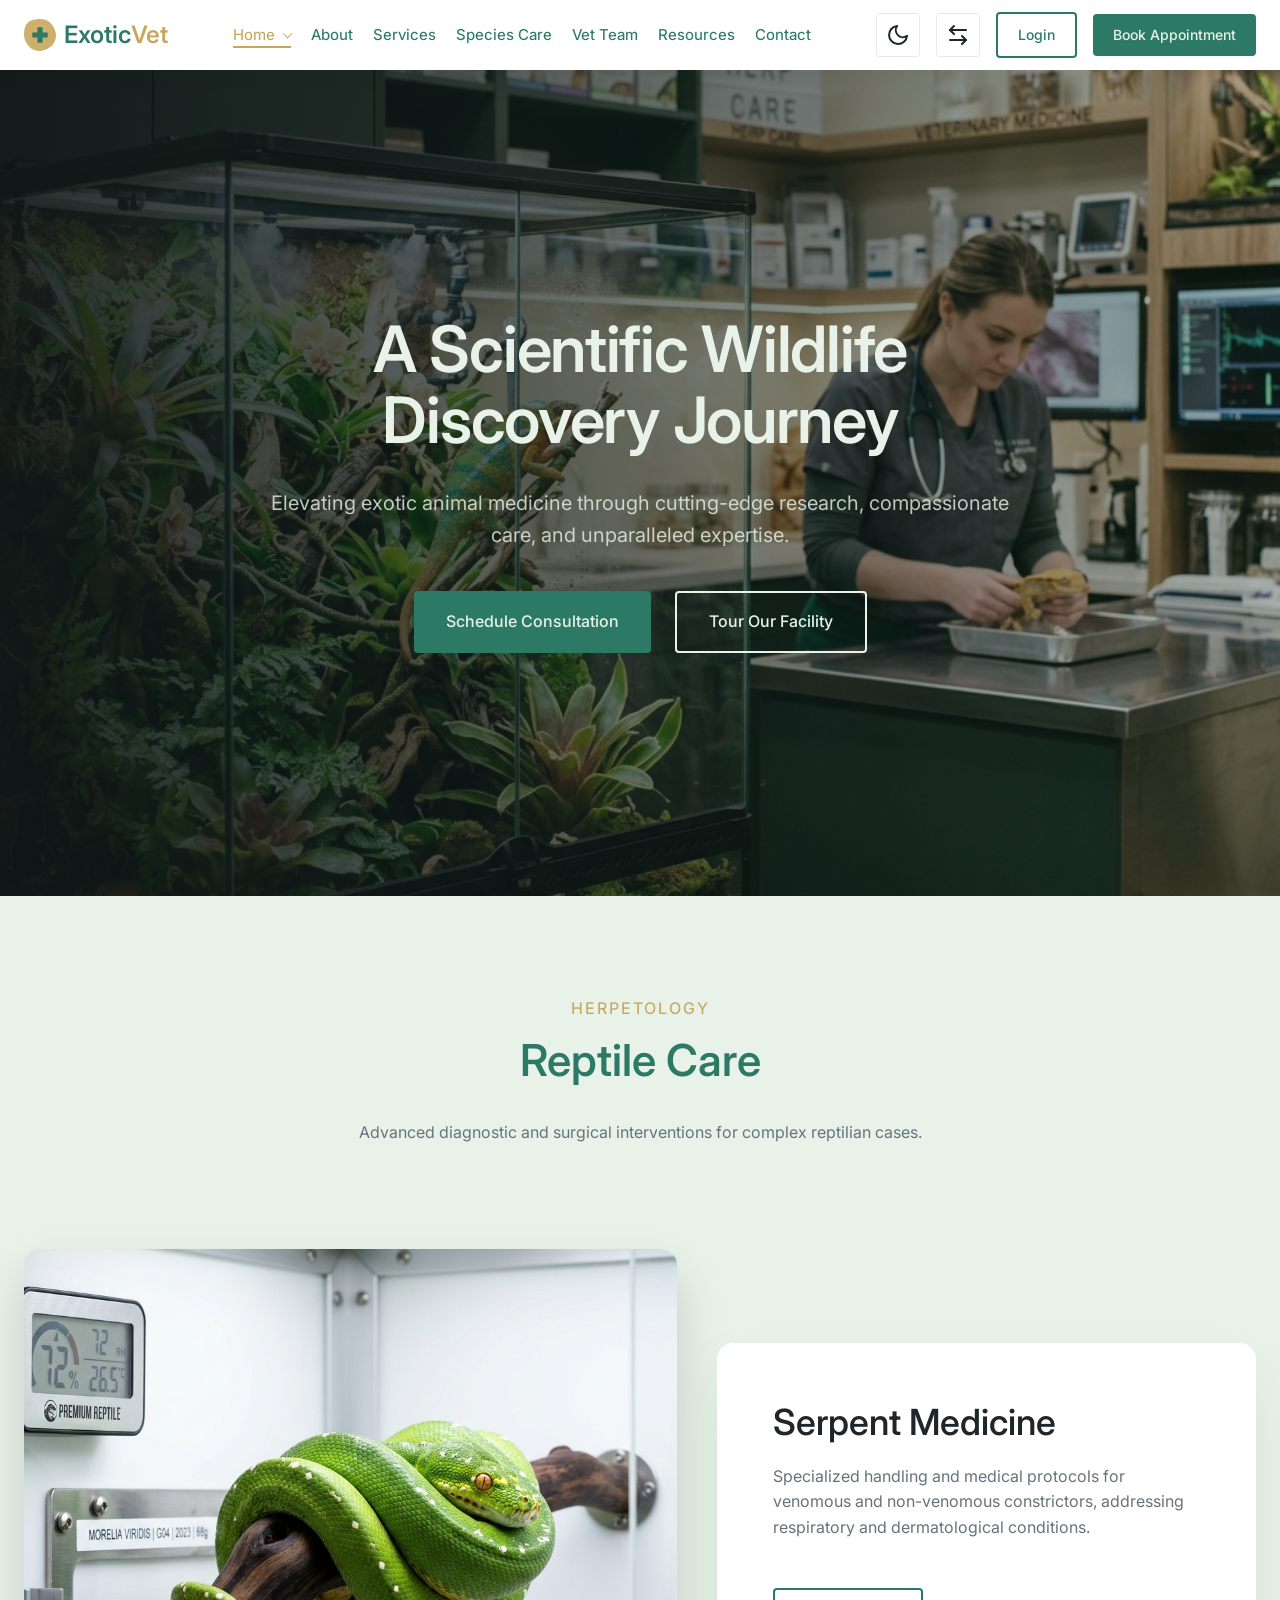
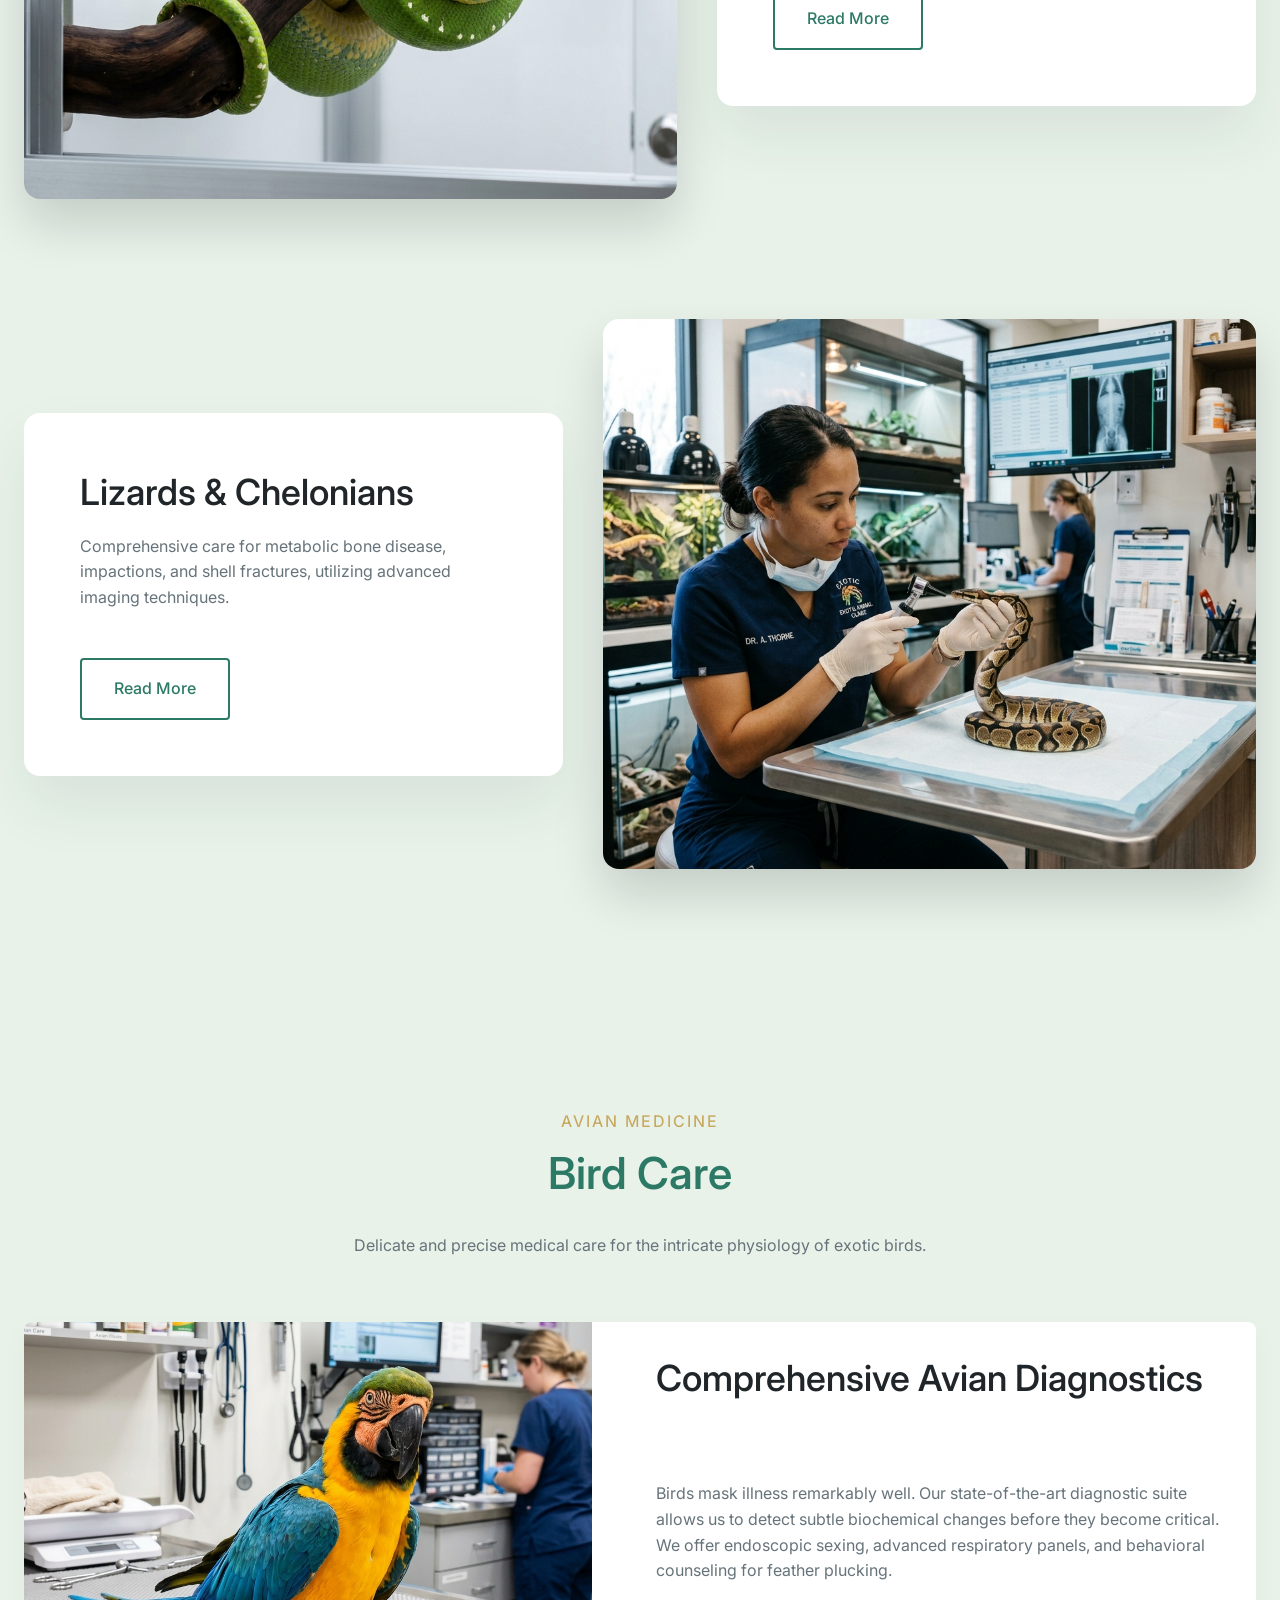
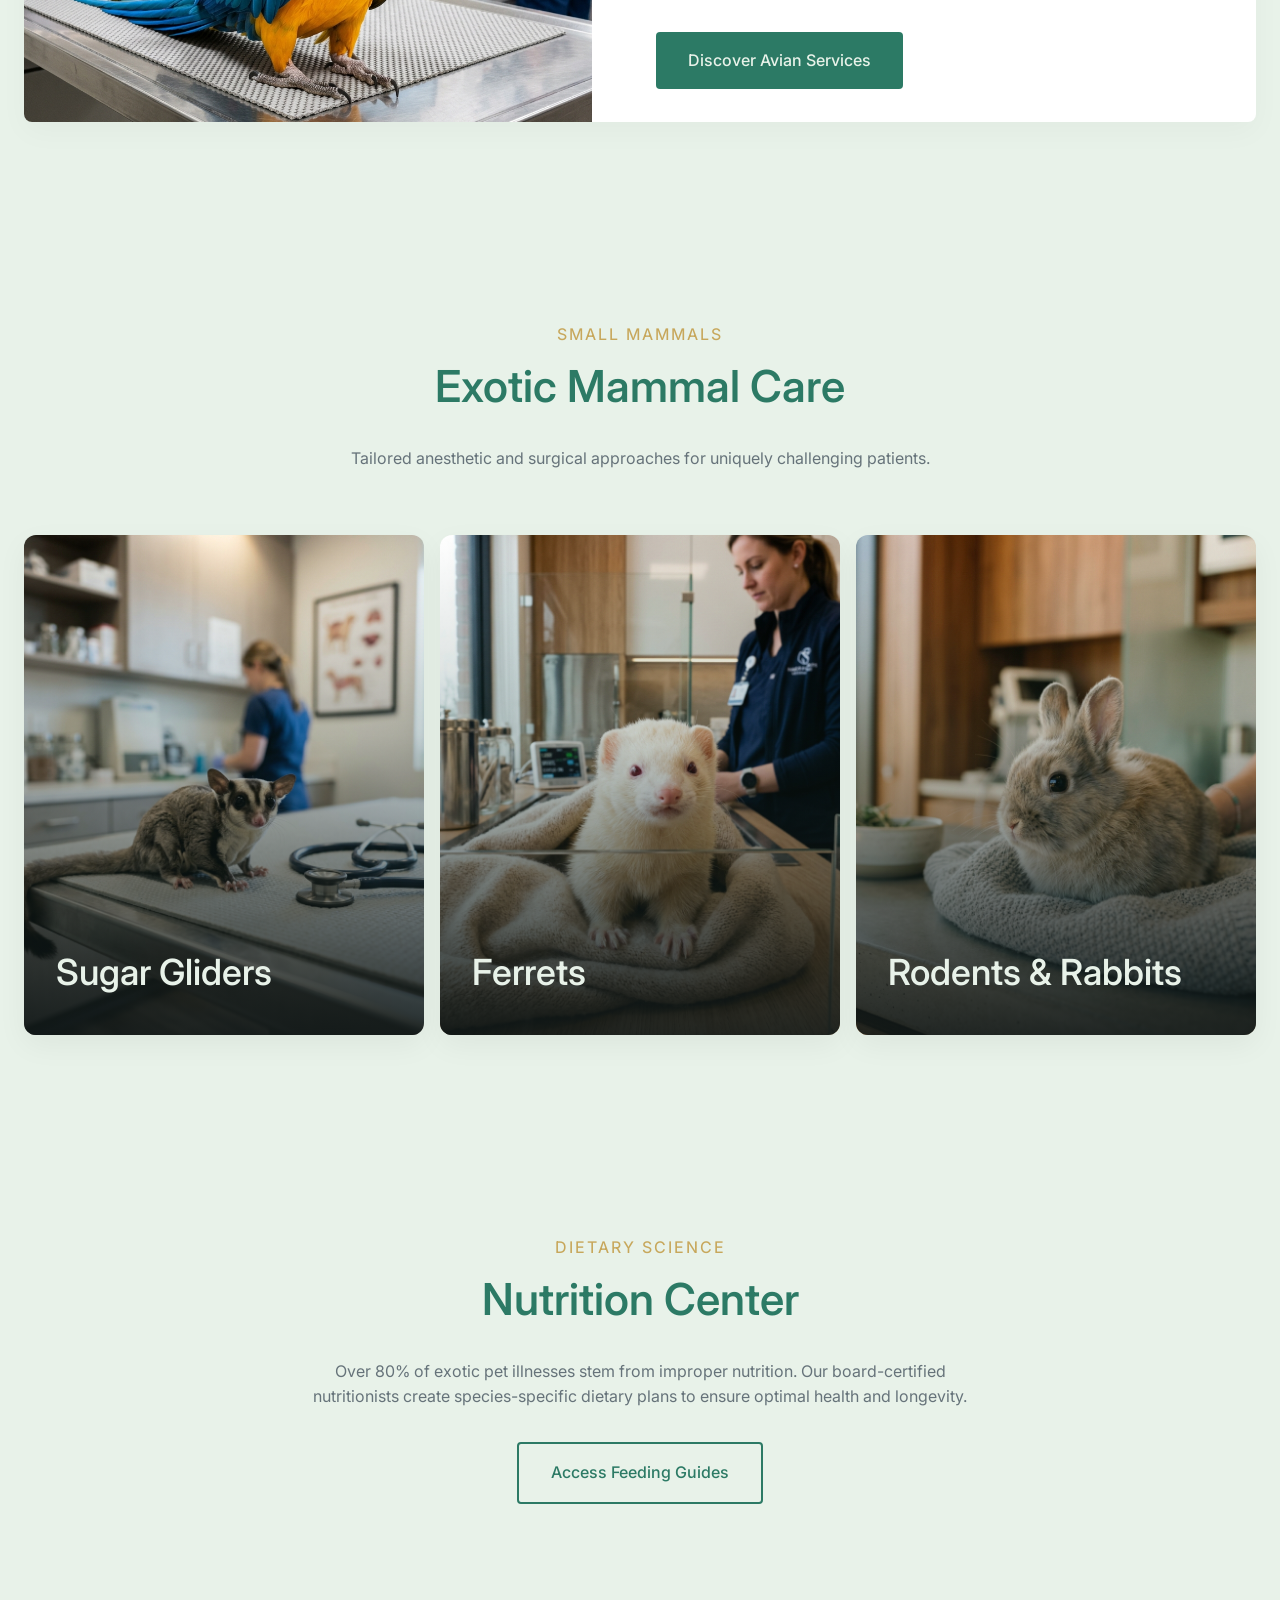
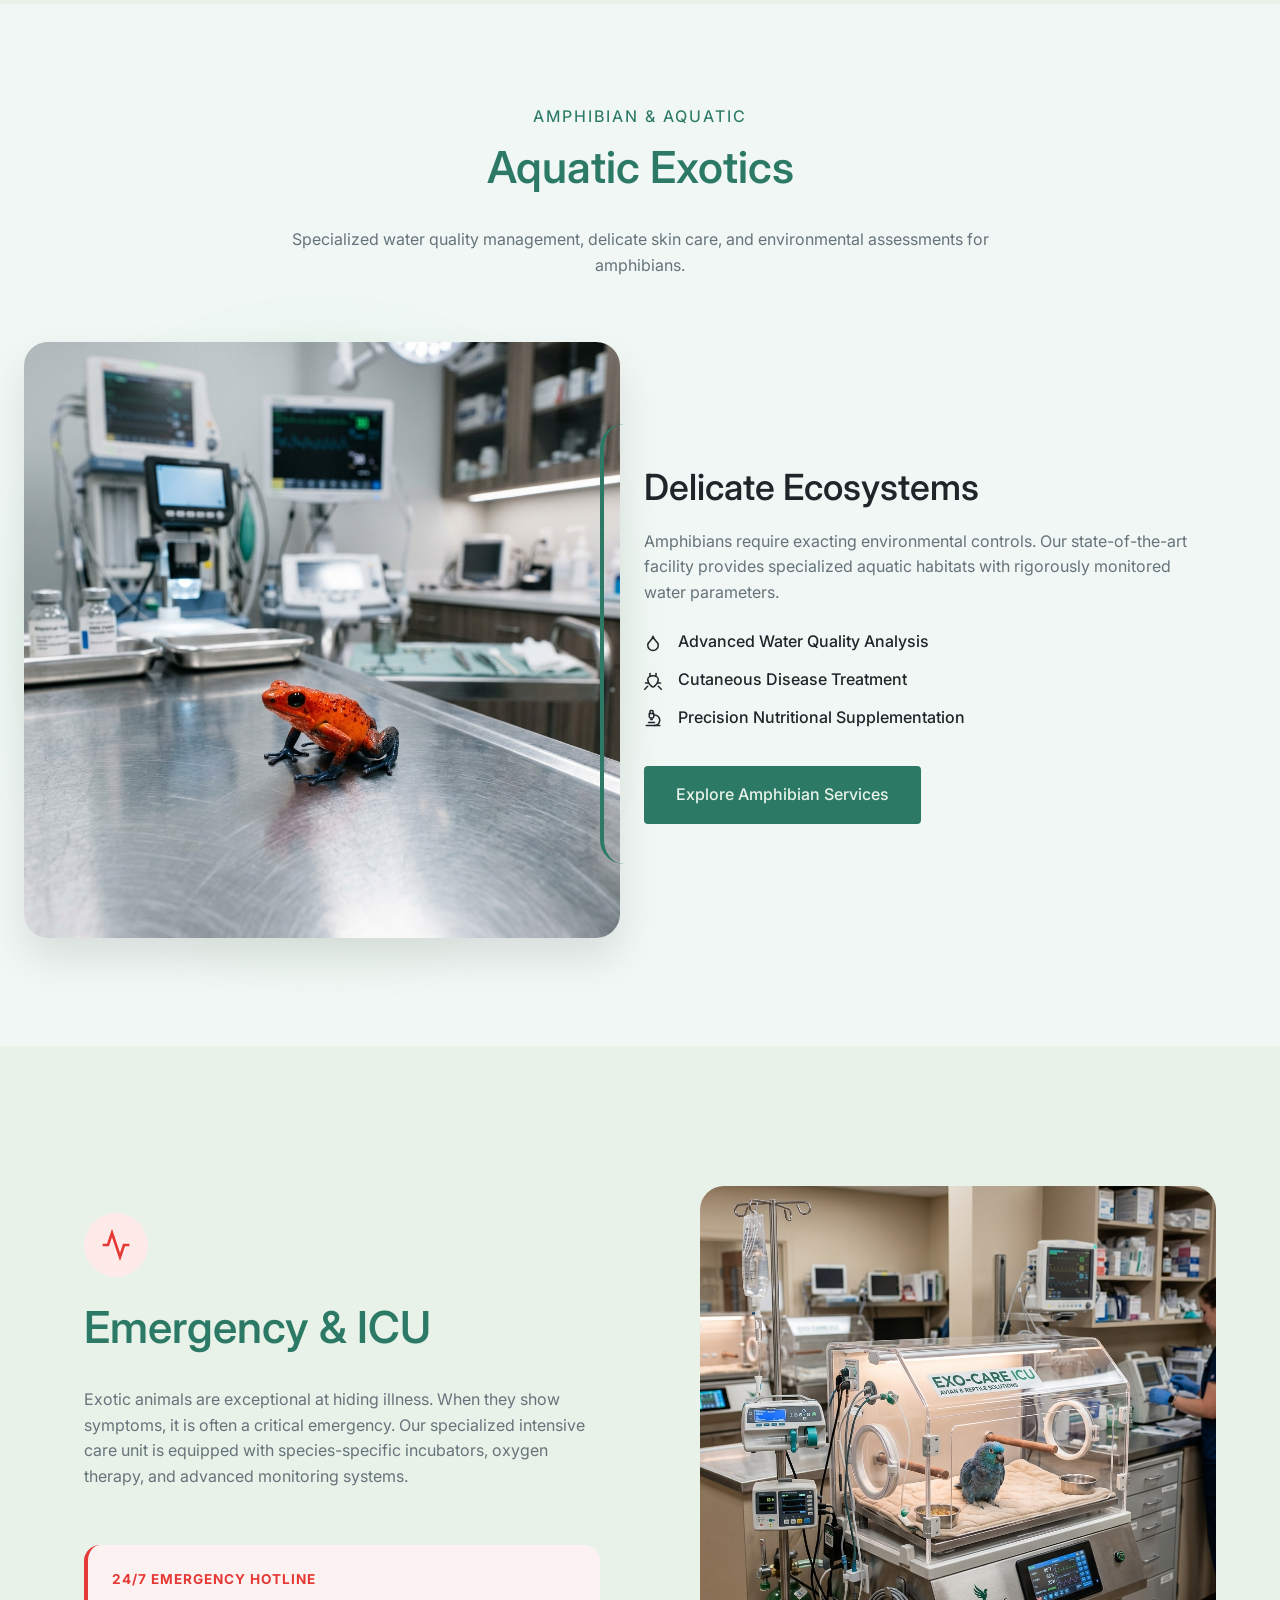
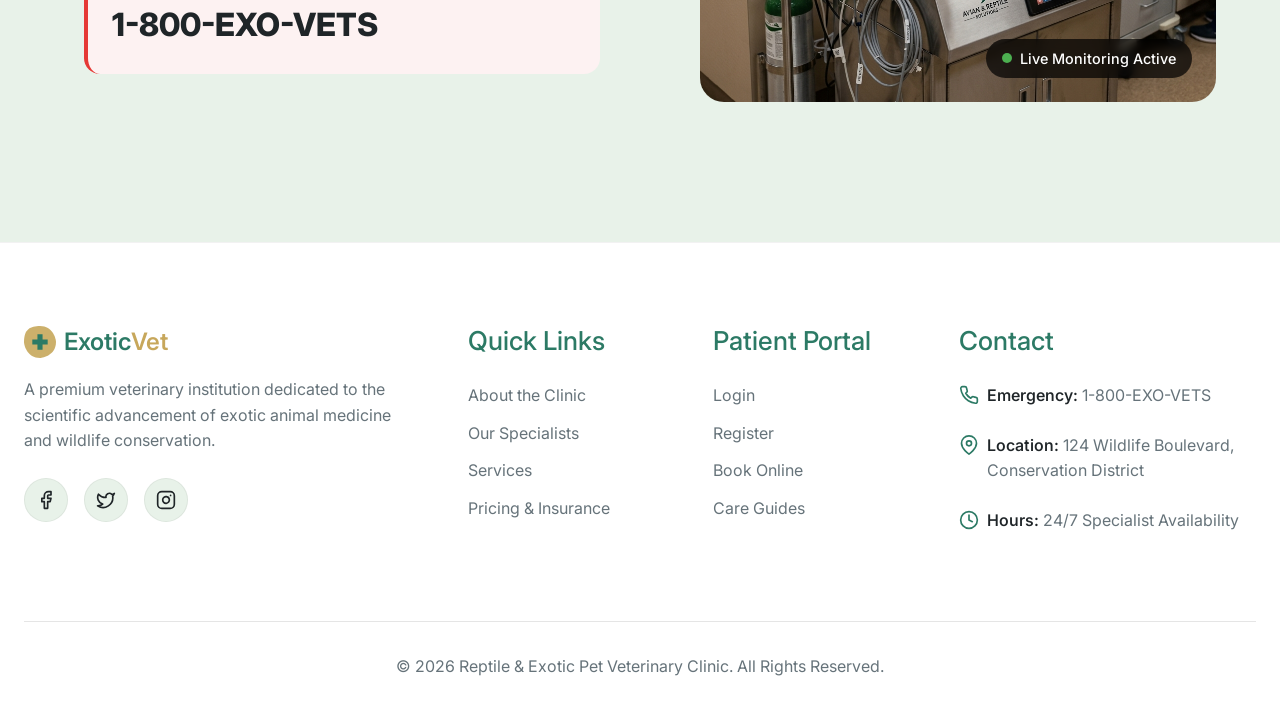
<file: home-2.html>
<!DOCTYPE html>
<html lang="en" dir="ltr">
<head>
    <meta charset="UTF-8">
    <meta name="viewport" content="width=device-width, initial-scale=1.0">
    <title>Wildlife Discovery | Reptile & Exotic Pet Veterinary Clinic</title>
    <link rel="icon" type="image/svg+xml" href="assets/images/favicon.svg">
    <meta name="description" content="Embark on a wildlife discovery journey at our premium exotic veterinary clinic.">
    
    <link rel="preconnect" href="https://fonts.googleapis.com">
    <link rel="preconnect" href="https://fonts.gstatic.com" crossorigin>
    <link href="https://fonts.googleapis.com/css2?family=Inter:wght@400;450;500;540;550;560;580;600&display=swap" rel="stylesheet">
    
    <!-- CSS Files -->
    <link rel="stylesheet" href="assets/css/style.css?v=4">
    <link rel="stylesheet" href="assets/css/dark-mode.css?v=2">
    <link rel="stylesheet" href="assets/css/rtl.css">
</head>
<body>

    <!-- Header & Navigation -->
    <header class="site-header">
        <div class="container nav-container">
            <div class="logo">
                <a href="index.html">
                    <svg width="32" height="32" viewBox="0 0 50 50" fill="none" xmlns="http://www.w3.org/2000/svg" style="margin-right: 8px;"><path d="M25 0 C45 0 50 20 50 25 C50 45 30 50 25 50 C5 50 0 30 0 25 C0 5 10 0 25 0 Z" fill="var(--color-accent)" opacity="0.9"/><path d="M25 5 C38 5 45 15 45 25 C45 38 35 45 25 45 C12 45 5 35 5 25 C5 12 12 5 25 5 Z" fill="var(--color-bg)" /><path d="M21 13 H29 V21 H37 V29 H29 V37 H21 V29 H13 V21 H21 V13 Z" fill="var(--color-primary)"/></svg>
                    Exotic<span>Vet</span>
                </a>
            </div>
            
            <nav class="main-nav">
                <ul>
                    <li class="has-dropdown">
                        <a href="index.html">Home</a>
                        <ul class="dropdown">
                            <li><a href="index.html">Home 1</a></li>
                            <li><a href="home-2.html">Home 2</a></li>
                        </ul>
                    </li>
                    <li><a href="about.html">About</a></li>
                    <li><a href="services.html">Services</a></li>
                    <li><a href="species-care.html">Species Care</a></li>
                    <li><a href="vet-team.html">Vet Team</a></li>
                    <li><a href="resources.html">Resources</a></li>
                    <li><a href="contact.html">Contact</a></li>
                </ul>
            </nav>
            
            <div class="nav-actions">
                <button class="icon-btn dark-mode-toggle" aria-label="Toggle Dark Mode">
                    <svg width="24" height="24" viewBox="0 0 24 24" fill="none" stroke="currentColor" stroke-width="2" stroke-linecap="round" stroke-linejoin="round"><path d="M21 12.79A9 9 0 1 1 11.21 3 7 7 0 0 0 21 12.79z"></path></svg>
                </button>
                <button class="icon-btn rtl-toggle" aria-label="Toggle RTL">
                    <svg width="24" height="24" viewBox="0 0 24 24" fill="none" stroke="currentColor" stroke-width="2" stroke-linecap="round" stroke-linejoin="round"><path d="M8 3L4 7l4 4"/><path d="M4 7h16"/><path d="M16 21l4-4-4-4"/><path d="M20 17H4"/></svg>
                </button>
                <a href="login.html" class="btn btn-outline">Login</a>
                <a href="appointment-booking.html" class="btn btn-primary">Book Appointment</a>
                <button class="hamburger" id="hamburgerToggle" aria-label="Toggle Menu">
                    <span></span><span></span><span></span>
                </button>
            </div>
        </div>
    </header>

    <div class="off-canvas-menu" id="offCanvasMenu">
        <nav class="off-canvas-nav">
            <a href="index.html">Home</a>
            <a href="home-2.html">Home 2</a>
            <a href="about.html">About</a>
            <a href="services.html">Services</a>
            <a href="species-care.html">Species Care</a>
            <a href="vet-team.html">Vet Team</a>
            <a href="resources.html">Resources</a>
            <a href="contact.html">Contact</a>
            <a href="appointment-booking.html" class="btn btn-accent" style="max-width: 250px; margin-top: 24px;">Book Appointment</a>
        </nav>
    </div>

    <!-- Home 2: Viewport Hero (Wildlife Discovery Journey) -->
    <section class="hero-viewport anim-wildlife-discovery">
        <img src="assets/images/hero_wildlife_discovery_1782134631916.png" alt="Wildlife Discovery" class="hero-bg-layer">
        <div class="hero-content reveal">
            <h1>A Scientific Wildlife Discovery Journey</h1>
            <p>Elevating exotic animal medicine through cutting-edge research, compassionate care, and unparalleled expertise.</p>
            <div class="hero-cta">
                <a href="appointment-booking.html" class="btn btn-primary">Schedule Consultation</a>
                <a href="about.html" class="btn btn-outline" style="border-color: var(--color-secondary); color: var(--color-secondary);">Tour Our Facility</a>
            </div>
        </div>
    </section>

    <!-- Section 1: Reptile Care -->
    <section class="page-section">
        <div class="container">
            <div class="section-header reveal">
                <span class="subheading">Herpetology</span>
                <h2>Reptile Care</h2>
                <p>Advanced diagnostic and surgical interventions for complex reptilian cases.</p>
            </div>
            <div class="herp-showcase">
                <div class="herp-item reveal" data-tilt>
                    <div class="herp-img-box">
                        <img src="assets/images/img_python_2.png" alt="Python Care" class="tilt-image">
                    </div>
                    <div class="herp-content">
                        <h3>Serpent Medicine</h3>
                        <p>Specialized handling and medical protocols for venomous and non-venomous constrictors, addressing respiratory and dermatological conditions.</p>
                        <a href="species-care.html" class="btn btn-outline" style="margin-top: 24px;">Read More</a>
                    </div>
                </div>
                <div class="herp-item reveal" data-tilt>
                    <div class="herp-img-box">
                        <img src="assets/images/hero_reptile_vet_home2_1782288476926.png" alt="Lizard Care" class="tilt-image">
                    </div>
                    <div class="herp-content">
                        <h3>Lizards & Chelonians</h3>
                        <p>Comprehensive care for metabolic bone disease, impactions, and shell fractures, utilizing advanced imaging techniques.</p>
                        <a href="species-care.html" class="btn btn-outline" style="margin-top: 24px;">Read More</a>
                    </div>
                </div>
            </div>
        </div>
    </section>

    <!-- Section 2: Bird Care -->
    <section class="page-section bg-secondary">
        <div class="container">
            <div class="section-header reveal">
                <span class="subheading">Avian Medicine</span>
                <h2>Bird Care</h2>
                <p>Delicate and precise medical care for the intricate physiology of exotic birds.</p>
            </div>
            <div class="flex-cards">
                <div class="card reveal" style="flex: 1 1 100%; max-width: 100%;">
                    <div class="card-body avian-card-body">
                        <div class="card-img-wrapper avian-card-img">
                            <img src="assets/images/img_parrot_2.png" alt="Avian Exam" class="card-img">
                        </div>
                        <div class="avian-card-content">
                            <h3>Comprehensive Avian Diagnostics</h3>
                            <p>Birds mask illness remarkably well. Our state-of-the-art diagnostic suite allows us to detect subtle biochemical changes before they become critical. We offer endoscopic sexing, advanced respiratory panels, and behavioral counseling for feather plucking.</p>
                            <a href="species-care.html" class="btn btn-primary" style="margin-top: 24px;">Discover Avian Services</a>
                        </div>
                    </div>
                </div>
            </div>
        </div>
        <style>
            .avian-card-body {
                flex-direction: row;
                align-items: center;
                gap: 32px;
                padding: 0;
            }
            .avian-card-img {
                flex: 1;
                padding-top: 0;
                height: 400px;
                width: 100%;
            }
            .avian-card-content {
                flex: 1;
                padding: 32px;
            }
            @media (max-width: 991px) {
                .avian-card-body {
                    flex-direction: column !important;
                    align-items: stretch !important;
                    gap: 0 !important;
                }
                .avian-card-img {
                    height: 400px !important;
                    flex: none !important;
                }
                .avian-card-content {
                    text-align: center !important;
                }
            }
        </style>
    </section>

    <!-- Section 3: Exotic Mammal Care -->
    <section class="page-section">
        <div class="container">
            <div class="section-header reveal">
                <span class="subheading">Small Mammals</span>
                <h2>Exotic Mammal Care</h2>
                <p>Tailored anesthetic and surgical approaches for uniquely challenging patients.</p>
            </div>
            <div class="mammal-accordion reveal">
                <div class="mammal-panel" style="background-image: url('assets/images/species_sugar_glider_1782134665967.png');">
                    <div class="panel-content">
                        <h3>Sugar Gliders</h3>
                        <p>Expert nutritional planning and dental care for these highly specialized marsupials.</p>
                    </div>
                </div>
                <div class="mammal-panel" style="background-image: url('assets/images/species_ferret_1782138014793.png');">
                    <div class="panel-content">
                        <h3>Ferrets</h3>
                        <p>Advanced management of adrenal disease and insulinomas using the latest therapeutic protocols.</p>
                    </div>
                </div>
                <div class="mammal-panel" style="background-image: url('assets/images/species_rabbit_1782138028153.png');">
                    <div class="panel-content">
                        <h3>Rodents & Rabbits</h3>
                        <p>Specialized gastrointestinal stasis treatment and complex dental surgeries.</p>
                    </div>
                </div>
            </div>
        </div>
    </section>

    <!-- Section 4: Nutrition Center -->
    <section class="page-section bg-secondary">
        <div class="container text-center reveal">
            <div class="section-header" style="margin-bottom: 32px;">
                <span class="subheading">Dietary Science</span>
                <h2>Nutrition Center</h2>
                <p>Over 80% of exotic pet illnesses stem from improper nutrition. Our board-certified nutritionists create species-specific dietary plans to ensure optimal health and longevity.</p>
            </div>
            <a href="resources.html" class="btn btn-outline">Access Feeding Guides</a>
        </div>
    </section>

    <!-- Section 5: Amphibian Care -->
    <section class="page-section bg-tertiary" style="position: relative; overflow: hidden;">
        <div class="container">
            <div class="section-header reveal text-center">
                <span class="subheading" style="color: var(--color-primary);">Amphibian & Aquatic</span>
                <h2>Aquatic Exotics</h2>
                <p>Specialized water quality management, delicate skin care, and environmental assessments for amphibians.</p>
            </div>
            
            <div class="amphibian-layout reveal">
                <div class="amphibian-image-container">
                    <img src="assets/images/species_amphibian_exam.png" alt="Amphibian Examination" class="amphibian-floating-img anim-float-slow">
                    <div class="amphibian-bg-shape"></div>
                </div>
                <div class="amphibian-content-box">
                    <h3>Delicate Ecosystems</h3>
                    <p>Amphibians require exacting environmental controls. Our state-of-the-art facility provides specialized aquatic habitats with rigorously monitored water parameters.</p>
                    <ul class="amphibian-features">
                        <li><span><svg width="18" height="18" viewBox="0 0 24 24" fill="none" stroke="currentColor" stroke-width="2" stroke-linecap="round" stroke-linejoin="round" style="vertical-align: middle; margin-right: 4px;"><path d="M12 22a7 7 0 0 0 7-7c0-2-1-3.9-3-5.5s-3.5-4-4-6.5c-.5 2.5-2 4.9-4 6.5C6 11.1 5 13 5 15a7 7 0 0 0 7 7z"/></svg></span> Advanced Water Quality Analysis</li>
                        <li><span><svg width="18" height="18" viewBox="0 0 24 24" fill="none" stroke="currentColor" stroke-width="2" stroke-linecap="round" stroke-linejoin="round" style="vertical-align: middle; margin-right: 4px;"><path d="M8 2v4"/><path d="M16 2v4"/><path d="M4.9 19.1 1 23"/><path d="M19.1 19.1 23 23"/><path d="M22 14.5h-4.3"/><path d="M6.3 14.5H2"/><path d="M5 10c0-2.8 3.1-5 7-5s7 2.2 7 5c0 3.3-2.2 6.5-4.5 8.5C13.2 19.8 12.6 20 12 20s-1.2-.2-2.5-1.5C7.2 16.5 5 13.3 5 10Z"/></svg></span> Cutaneous Disease Treatment</li>
                        <li><span><svg width="18" height="18" viewBox="0 0 24 24" fill="none" stroke="currentColor" stroke-width="2" stroke-linecap="round" stroke-linejoin="round" style="vertical-align: middle; margin-right: 4px;"><path d="M6 18h8"/><path d="M3 22h18"/><path d="M14 22a7 7 0 1 0 0-14h-1"/><path d="M9 14h2"/><path d="M9 12a2 2 0 0 1-2-2V6h6v4a2 2 0 0 1-2 2Z"/><path d="M12 6V3a1 1 0 0 0-1-1H9a1 1 0 0 0-1 1v3"/></svg></span> Precision Nutritional Supplementation</li>
                    </ul>
                    <a href="species-care.html" class="btn btn-primary" style="margin-top: 24px;">Explore Amphibian Services</a>
                </div>
            </div>
        </div>
        
        <style>
            .bg-tertiary { background-color: #f0f7f4; }
            .dark-mode .bg-tertiary { background-color: #121f1a; }
            .amphibian-layout {
                display: grid;
                grid-template-columns: 1fr 1fr;
                gap: 40px;
                align-items: center;
                margin-top: 48px;
            }
            .amphibian-image-container {
                position: relative;
                border-radius: 24px;
            }
            .amphibian-bg-shape {
                position: absolute;
                top: 50%;
                left: 50%;
                transform: translate(-50%, -50%);
                width: 90%;
                height: 90%;
                background: linear-gradient(135deg, #a8e6cf 0%, #dcedc1 100%);
                border-radius: 50%;
                z-index: 0;
                filter: blur(40px);
                opacity: 0.6;
            }
            .dark-mode .amphibian-bg-shape {
                background: linear-gradient(135deg, #1e3a2f 0%, #2a4c3f 100%);
            }
            .amphibian-floating-img {
                position: relative;
                z-index: 1;
                width: 100%;
                border-radius: 24px;
                box-shadow: 0 20px 40px rgba(0,0,0,0.1);
                transition: transform 0.5s ease;
            }
            .amphibian-floating-img:hover {
                transform: scale(1.02);
            }
            .amphibian-content-box {
                background: var(--color-surface);
                padding: 40px;
                border-radius: 24px;
                box-shadow: var(--shadow-md);
                position: relative;
                z-index: 2;
                margin-left: -60px; /* Overlap effect */
                border-left: 4px solid var(--color-primary);
            }
            .amphibian-features {
                list-style: none;
                padding: 0;
                margin-top: 24px;
            }
            .amphibian-features li {
                display: flex;
                align-items: center;
                gap: 12px;
                margin-bottom: 12px;
                font-weight: 500;
            }
            .anim-float-slow {
                animation: floatSlow 6s ease-in-out infinite;
            }
            @keyframes floatSlow {
                0% { transform: translateY(0px); }
                50% { transform: translateY(-15px); }
                100% { transform: translateY(0px); }
            }
            @media (max-width: 992px) {
                .amphibian-layout { grid-template-columns: 1fr; }
                .amphibian-content-box { 
                    margin-left: 0; 
                    margin-top: -40px; 
                    text-align: center;
                    display: flex;
                    flex-direction: column;
                    align-items: center;
                }
                .amphibian-features {
                    display: inline-block;
                    text-align: left;
                }
                .amphibian-features li {
                    align-items: flex-start;
                }
            }
        </style>
    </section>

    <!-- Section 6: Emergency & Critical Care -->
    <section class="page-section">
        <div class="container">
            <div class="emergency-wrapper reveal">
                <div class="emergency-content">
                    <div class="emergency-icon-pulse">
                        <svg width="32" height="32" viewBox="0 0 24 24" fill="none" stroke="currentColor" stroke-width="2"><path d="M22 12h-4l-3 9L9 3l-3 9H2"></path></svg>
                    </div>
                    <h2>Emergency & ICU</h2>
                    <p>Exotic animals are exceptional at hiding illness. When they show symptoms, it is often a critical emergency. Our specialized intensive care unit is equipped with species-specific incubators, oxygen therapy, and advanced monitoring systems.</p>
                    <div class="emergency-contact-card">
                        <span class="emergency-label">24/7 EMERGENCY HOTLINE</span>
                        <a href="tel:1800EXOVETS" class="emergency-number">1-800-EXO-VETS</a>
                    </div>
                </div>
                <div class="emergency-image">
                    <div class="icu-image-wrapper anim-reveal-slide">
                        <img src="assets/images/facility_icu_home2_1782288536460.png" alt="Intensive Care Unit Incubator">
                        <div class="icu-overlay-badge">
                            <span class="pulse-dot"></span>
                            Live Monitoring Active
                        </div>
                    </div>
                </div>
            </div>
        </div>

        <style>
            .emergency-wrapper {
                display: flex;
                background: linear-gradient(to right, var(--color-surface) 50%, var(--color-background) 50%);
                border-radius: 32px;
                overflow: hidden;
                box-shadow: var(--shadow-lg);
            }
            .dark-mode .emergency-wrapper {
                background: linear-gradient(to right, var(--color-surface) 50%, var(--color-background) 50%);
            }
            .emergency-content {
                flex: 1;
                padding: 60px;
                display: flex;
                flex-direction: column;
                justify-content: center;
                background: var(--color-surface);
            }
            .emergency-icon-pulse {
                width: 64px;
                height: 64px;
                background-color: #ffeaea;
                color: #e53935;
                border-radius: 50%;
                display: flex;
                align-items: center;
                justify-content: center;
                margin-bottom: 24px;
                animation: pulseAlert 2s infinite;
            }
            .dark-mode .emergency-icon-pulse {
                background-color: rgba(229, 57, 53, 0.2);
            }
            .emergency-contact-card {
                margin-top: 32px;
                padding: 24px;
                background: #fdf2f2;
                border-radius: 16px;
                border-left: 4px solid #e53935;
            }
            .dark-mode .emergency-contact-card {
                background: rgba(229, 57, 53, 0.1);
            }
            .emergency-label {
                display: block;
                font-size: 0.85rem;
                font-weight: 700;
                color: #e53935;
                letter-spacing: 1px;
                margin-bottom: 8px;
            }
            .emergency-number {
                font-size: 2rem;
                font-weight: 800;
                color: var(--color-text);
                text-decoration: none;
            }
            .emergency-image {
                flex: 1;
                padding: 40px;
                background: var(--color-background);
            }
            .icu-image-wrapper {
                position: relative;
                border-radius: 24px;
                overflow: hidden;
                box-shadow: var(--shadow-md);
            }
            .icu-image-wrapper img {
                width: 100%;
                height: 100%;
                object-fit: cover;
                display: block;
            }
            .icu-overlay-badge {
                position: absolute;
                bottom: 24px;
                right: 24px;
                background: rgba(0, 0, 0, 0.7);
                color: #fff;
                padding: 8px 16px;
                border-radius: 30px;
                font-size: 0.9rem;
                font-weight: 500;
                display: flex;
                align-items: center;
                gap: 8px;
                backdrop-filter: blur(4px);
            }
            .pulse-dot {
                width: 10px;
                height: 10px;
                background-color: #4caf50;
                border-radius: 50%;
                animation: pulseAlert 1.5s infinite;
            }
            @keyframes pulseAlert {
                0% { box-shadow: 0 0 0 0 rgba(229, 57, 53, 0.4); }
                70% { box-shadow: 0 0 0 15px rgba(229, 57, 53, 0); }
                100% { box-shadow: 0 0 0 0 rgba(229, 57, 53, 0); }
            }
            .anim-reveal-slide {
                opacity: 0;
                transform: translateX(40px);
                animation: slideInRight 1s ease-out forwards;
                animation-play-state: paused;
            }
            .reveal.active .anim-reveal-slide,
            .reveal .anim-reveal-slide {
                animation-play-state: running;
            }
            @keyframes slideInRight {
                to {
                    opacity: 1;
                    transform: translateX(0);
                }
            }
            @media (max-width: 992px) {
                .emergency-wrapper {
                    flex-direction: column;
                    background: var(--color-surface);
                }
                .emergency-content { 
                    padding: 40px; 
                    align-items: center;
                    text-align: center;
                }
                .emergency-image { padding: 20px; background: var(--color-surface); }
                .emergency-number {
                    white-space: nowrap;
                    font-size: 1.75rem;
                }
            }
        </style>
    </section>

    <footer class="site-footer">
        <div class="container">
            <div class="footer-grid">
                <div class="footer-col">
                    <div class="logo" style="margin-bottom: 16px;">
                        <a href="index.html">
                            <svg width="32" height="32" viewBox="0 0 50 50" fill="none" xmlns="http://www.w3.org/2000/svg" style="margin-right: 8px;"><path d="M25 0 C45 0 50 20 50 25 C50 45 30 50 25 50 C5 50 0 30 0 25 C0 5 10 0 25 0 Z" fill="var(--color-accent)" opacity="0.9"/><path d="M25 5 C38 5 45 15 45 25 C45 38 35 45 25 45 C12 45 5 35 5 25 C5 12 12 5 25 5 Z" fill="var(--color-bg)" /><path d="M21 13 H29 V21 H37 V29 H29 V37 H21 V29 H13 V21 H21 V13 Z" fill="var(--color-primary)"/></svg>
                            Exotic<span>Vet</span>
                        </a>
                    </div>
                    <p>A premium veterinary institution dedicated to the scientific advancement of exotic animal medicine and wildlife conservation.</p>
                    <div class="footer-socials">
                        <a href="#" aria-label="Facebook"><svg viewBox="0 0 24 24" width="20" height="20" fill="none" stroke="currentColor" stroke-width="2" stroke-linecap="round" stroke-linejoin="round"><path d="M18 2h-3a5 5 0 0 0-5 5v3H7v4h3v8h4v-8h3l1-4h-4V7a1 1 0 0 1 1-1h3z"></path></svg></a>
                        <a href="#" aria-label="Twitter"><svg viewBox="0 0 24 24" width="20" height="20" fill="none" stroke="currentColor" stroke-width="2" stroke-linecap="round" stroke-linejoin="round"><path d="M22 4s-.7 2.1-2 3.4c1.6 10-9.4 17.3-18 11.6 2.2.1 4.4-.6 6-2C3 15.5.5 9.6 3 5c2.2 2.6 5.6 4.1 9 4-.9-4.2 4-6.6 7-3.8 1.1 0 3-1.2 3-1.2z"></path></svg></a>
                        <a href="#" aria-label="Instagram"><svg viewBox="0 0 24 24" width="20" height="20" fill="none" stroke="currentColor" stroke-width="2" stroke-linecap="round" stroke-linejoin="round"><rect x="2" y="2" width="20" height="20" rx="5" ry="5"></rect><path d="M16 11.37A4 4 0 1 1 12.63 8 4 4 0 0 1 16 11.37z"></path><line x1="17.5" y1="6.5" x2="17.51" y2="6.5"></line></svg></a>
                    </div>
                </div>
                <div class="footer-col">
                    <h4>Quick Links</h4>
                    <ul>
                        <li><a href="about.html">About the Clinic</a></li>
                        <li><a href="vet-team.html">Our Specialists</a></li>
                        <li><a href="services.html">Services</a></li>
                        <li><a href="pricing.html">Pricing & Insurance</a></li>
                    </ul>
                </div>
                <div class="footer-col">
                    <h4>Patient Portal</h4>
                    <ul>
                        <li><a href="login.html">Login</a></li>
                        <li><a href="register.html">Register</a></li>
                        <li><a href="appointment-booking.html">Book Online</a></li>
                        <li><a href="resources.html">Care Guides</a></li>
                    </ul>
                </div>
                <div class="footer-col">
                    <h4>Contact</h4>
                    <p style="display: flex; align-items: flex-start; gap: 8px;"><svg viewBox="0 0 24 24" width="20" height="20" fill="none" stroke="currentColor" stroke-width="2" stroke-linecap="round" stroke-linejoin="round" style="flex-shrink: 0; margin-top: 2px; color: var(--color-primary);"><path d="M22 16.92v3a2 2 0 0 1-2.18 2 19.79 19.79 0 0 1-8.63-3.07 19.5 19.5 0 0 1-6-6 19.79 19.79 0 0 1-3.07-8.67A2 2 0 0 1 4.11 2h3a2 2 0 0 1 2 1.72 12.84 12.84 0 0 0 .7 2.81 2 2 0 0 1-.45 2.11L8.09 9.91a16 16 0 0 0 6 6l1.27-1.27a2 2 0 0 1 2.11-.45 12.84 12.84 0 0 0 2.81.7A2 2 0 0 1 22 16.92z"></path></svg> <span><strong>Emergency:</strong> 1-800-EXO-VETS</span></p>
                    <p style="display: flex; align-items: flex-start; gap: 8px;"><svg viewBox="0 0 24 24" width="20" height="20" fill="none" stroke="currentColor" stroke-width="2" stroke-linecap="round" stroke-linejoin="round" style="flex-shrink: 0; margin-top: 2px; color: var(--color-primary);"><path d="M21 10c0 7-9 13-9 13s-9-6-9-13a9 9 0 0 1 18 0z"></path><circle cx="12" cy="10" r="3"></circle></svg> <span><strong>Location:</strong> 124 Wildlife Boulevard, Conservation District</span></p>
                    <p style="display: flex; align-items: flex-start; gap: 8px;"><svg viewBox="0 0 24 24" width="20" height="20" fill="none" stroke="currentColor" stroke-width="2" stroke-linecap="round" stroke-linejoin="round" style="flex-shrink: 0; margin-top: 2px; color: var(--color-primary);"><circle cx="12" cy="12" r="10"></circle><polyline points="12 6 12 12 16 14"></polyline></svg> <span><strong>Hours:</strong> 24/7 Specialist Availability</span></p>
                </div>
            </div>
            <div class="footer-bottom">
                <p>&copy; 2026 Reptile & Exotic Pet Veterinary Clinic. All Rights Reserved.</p>
            </div>
        </div>
    </footer>

    <button id="back-to-top" class="back-to-top" aria-label="Back to top">
        <svg width="24" height="24" viewBox="0 0 24 24" fill="none" stroke="currentColor" stroke-width="2" stroke-linecap="round" stroke-linejoin="round"><path d="M12 19V5M5 12l7-7 7 7"/></svg>
    </button>

    <script src="assets/js/main.js"></script>
</body>
</html>
</file>
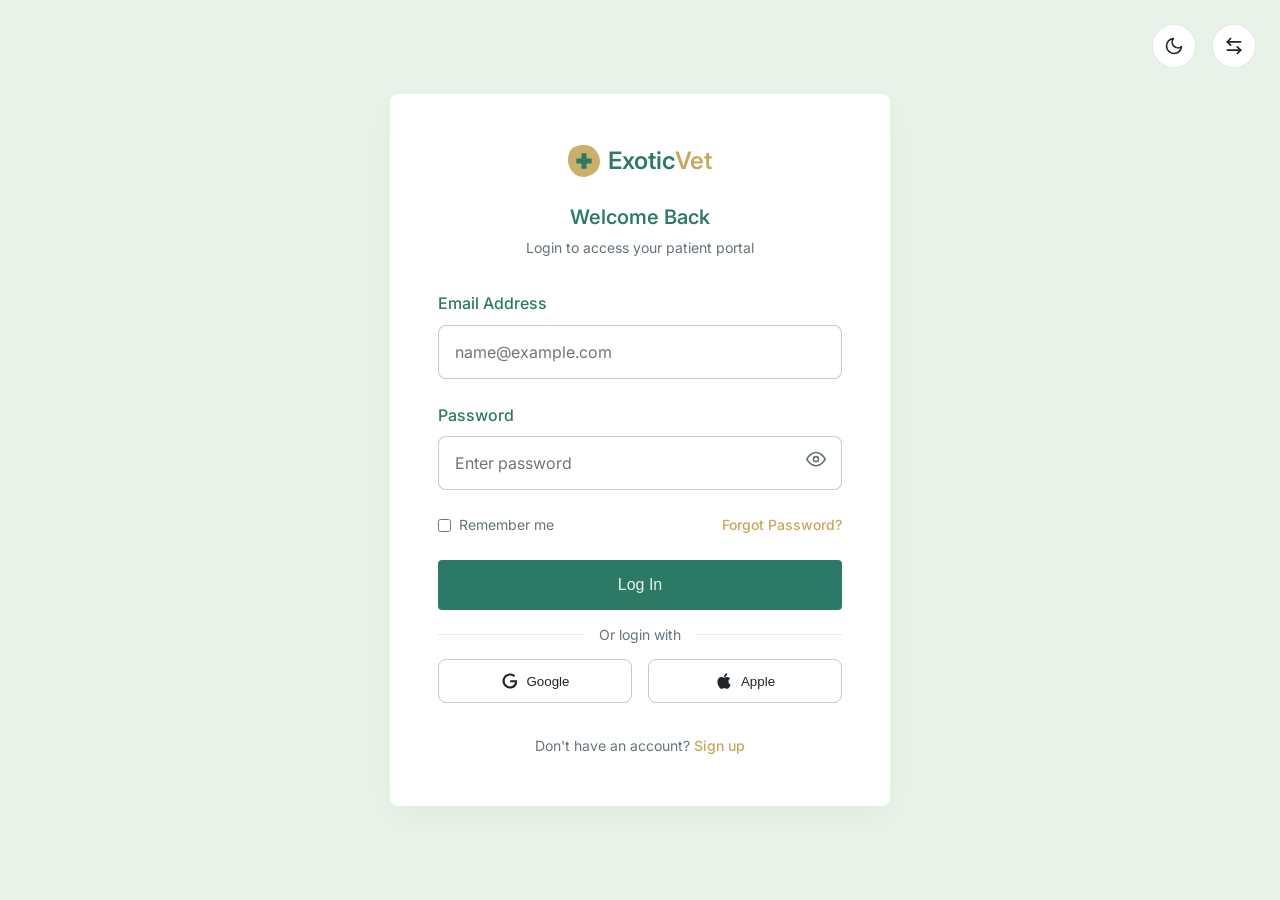
<file: login.html>
<!DOCTYPE html>
<html lang="en" dir="ltr">
<head>
    <meta charset="UTF-8">
    <meta name="viewport" content="width=device-width, initial-scale=1.0">
    <title>Patient Portal Login | Reptile & Exotic Pet Veterinary Clinic</title>
    <link rel="icon" type="image/svg+xml" href="assets/images/favicon.svg">
    <link rel="preconnect" href="https://fonts.googleapis.com">
    <link rel="preconnect" href="https://fonts.gstatic.com" crossorigin>
    <link href="https://fonts.googleapis.com/css2?family=Inter:wght@400;450;500;540;550;560;580;600&display=swap" rel="stylesheet">
    <link rel="stylesheet" href="assets/css/style.css">
    <link rel="stylesheet" href="assets/css/dark-mode.css">
    <link rel="stylesheet" href="assets/css/rtl.css">
    <style>
        .form-group { margin-bottom: 24px; text-align: left; }
        .form-label { display: block; margin-bottom: 8px; font-weight: 500; color: var(--color-primary); }
        body.dark-mode .form-label { color: var(--color-secondary); }
        .form-control { width: 100%; padding: 16px; border: 1px solid rgba(120, 120, 120, 0.4) !important; border-radius: 8px; font-family: inherit; font-size: 16px; background-color: var(--surface-color); color: var(--text-color); transition: border-color 0.3s; }
        body.dark-mode .form-control { border: 1px solid rgba(255, 255, 255, 0.2) !important; }
        .form-control:focus { outline: none; border-color: var(--color-accent) !important; }
        .icon-btn:hover { background-color: var(--color-primary) !important; color: #fff !important; }
        .hover-link { transition: color 0.3s ease; }
        .hover-link:hover { color: var(--color-primary) !important; text-decoration: underline !important; }
        .btn:hover { border-color: var(--color-primary) !important; color: var(--color-primary) !important; }
        .btn-primary:hover { background-color: var(--color-accent) !important; color: #fff !important; border-color: var(--color-accent) !important; }
        .social-btn { flex: 1; background: transparent; border: 1px solid rgba(120, 120, 120, 0.4) !important; color: var(--text-color); display: flex; justify-content: center; align-items: center; gap: 8px; transition: all 0.3s; padding: 12px; border-radius: 8px; cursor: pointer; }
        body.dark-mode .social-btn { border-color: rgba(255, 255, 255, 0.2) !important; }
        .social-btn:hover { border-color: var(--color-primary) !important; background-color: var(--color-primary) !important; color: #fff !important; }
        @media (max-width: 480px) {
            .top-controls { top: 16px !important; inset-inline-end: 16px !important; }
            .auth-card { padding: 32px 24px !important; margin-top: 64px; }
        }
    </style>
</head>
<body>

    <!-- Absolute Top Right Controls -->
    <div class="top-controls" style="position: absolute; top: 24px; inset-inline-end: 24px; display: flex; gap: 16px; z-index: 100;">
        <button class="icon-btn dark-mode-toggle" aria-label="Toggle Dark Mode" style="background: var(--surface-color); border: 1px solid rgba(22,56,50,0.1); border-radius: 50%; width: 44px; height: 44px; display: flex; align-items: center; justify-content: center; cursor: pointer; transition: all 0.3s;">
            <svg width="20" height="20" viewBox="0 0 24 24" fill="none" stroke="var(--text-color)" stroke-width="2" stroke-linecap="round" stroke-linejoin="round"><path d="M21 12.79A9 9 0 1 1 11.21 3 7 7 0 0 0 21 12.79z"></path></svg>
        </button>
        <button class="icon-btn rtl-toggle" aria-label="Toggle RTL" style="background: var(--surface-color); border: 1px solid rgba(22,56,50,0.1); border-radius: 50%; width: 44px; height: 44px; display: flex; align-items: center; justify-content: center; cursor: pointer; transition: all 0.3s;">
            <svg width="20" height="20" viewBox="0 0 24 24" fill="none" stroke="var(--text-color)" stroke-width="2" stroke-linecap="round" stroke-linejoin="round"><path d="M8 3L4 7l4 4"/><path d="M4 7h16"/><path d="M16 21l4-4-4-4"/><path d="M20 17H4"/></svg>
        </button>
    </div>

    <main style="min-height: 100vh; display: flex; align-items: center; justify-content: center; padding: 40px 20px; background-color: var(--bg-color);">
        <div class="card reveal auth-card" style="width: 100%; max-width: 500px; padding: 48px; text-align: center;">
            <div class="logo" style="margin-bottom: 24px; display: flex; justify-content: center;">
                <a href="index.html">
                    <svg width="32" height="32" viewBox="0 0 50 50" fill="none" xmlns="http://www.w3.org/2000/svg" style="margin-right: 8px;"><path d="M25 0 C45 0 50 20 50 25 C50 45 30 50 25 50 C5 50 0 30 0 25 C0 5 10 0 25 0 Z" fill="var(--color-accent)" opacity="0.9"/><path d="M25 5 C38 5 45 15 45 25 C45 38 35 45 25 45 C12 45 5 35 5 25 C5 12 12 5 25 5 Z" fill="var(--color-bg)" /><path d="M21 13 H29 V21 H37 V29 H29 V37 H21 V29 H13 V21 H21 V13 Z" fill="var(--color-primary)"/></svg>
                    Exotic<span>Vet</span>
                </a>
            </div>
            
            <h2 style="font-size: 20px; margin-bottom: 8px;">Welcome Back</h2>
            <p style="font-size: 14px; color: var(--text-muted); margin-bottom: 32px;">Login to access your patient portal</p>
            
            <form action="#" method="POST">
                <div class="form-group">
                    <label class="form-label">Email Address</label>
                    <input type="email" class="form-control" placeholder="name@example.com" required>
                </div>
                <div class="form-group">
                    <label class="form-label">Password</label>
                    <div style="position: relative;">
                        <input type="password" class="form-control" placeholder="Enter password" required>
                        <span style="position: absolute; inset-inline-end: 16px; top: 50%; transform: translateY(-50%); cursor: pointer; color: var(--text-muted);">
                            <svg width="20" height="20" viewBox="0 0 24 24" fill="none" stroke="currentColor" stroke-width="2"><path d="M1 12s4-8 11-8 11 8 11 8-4 8-11 8-11-8-11-8z"></path><circle cx="12" cy="12" r="3"></circle></svg>
                        </span>
                    </div>
                </div>
                
                <div style="display: flex; justify-content: space-between; align-items: center; margin-bottom: 24px;">
                    <div style="display: flex; align-items: center;">
                        <input type="checkbox" id="remember" style="margin-inline-end: 8px; accent-color: var(--color-primary);">
                        <label for="remember" style="font-size: 14px; color: var(--text-muted); margin-bottom: 0;">Remember me</label>
                    </div>
                    <a href="#" class="hover-link" style="font-size: 14px; color: var(--color-accent); font-weight: 500; text-decoration: none;">Forgot Password?</a>
                </div>
                
                <button type="submit" class="btn btn-primary" style="width: 100%; margin-bottom: 24px; font-weight: 500;">Log In</button>
                
                <div style="position: relative; text-align: center; margin-bottom: 24px;">
                    <hr style="border: none; border-top: 1px solid rgba(22,56,50,0.1);">
                    <span style="position: absolute; top: 50%; left: 50%; transform: translate(-50%, -50%); background: var(--surface-color); padding: 0 16px; font-size: 14px; color: var(--text-muted); white-space: nowrap;">Or login with</span>
                </div>
                
                <div style="display: flex; gap: 16px; margin-bottom: 32px;">
                    <button type="button" class="social-btn">
                        <svg width="18" height="18" viewBox="0 0 24 24" fill="currentColor"><path d="M21.35 11.1h-9.17v2.73h6.51c-.33 3.81-3.5 5.44-6.5 5.44C8.36 19.27 5 16.25 5 12c0-4.1 3.2-7.27 7.2-7.27 3.09 0 4.9 1.97 4.9 1.97L19 4.72S16.56 2 12.1 2C6.42 2 2.03 6.8 2.03 12c0 5.05 4.13 10 10.22 10 5.35 0 9.25-3.67 9.25-9.09 0-1.15-.15-1.81-.15-1.81z"></path></svg> Google
                    </button>
                    <button type="button" class="social-btn">
                        <svg width="18" height="18" viewBox="0 0 384 512" fill="currentColor"><path d="M318.7 268.7c-.2-36.7 16.4-64.4 50-84.8-18.8-26.9-47.2-41.7-84.7-44.6-35.5-2.8-74.3 20.7-88.5 20.7-15 0-49.4-19.7-76.4-19.7C63.3 141.2 4 184.8 4 273.5q0 39.3 14.4 81.2c12.8 36.7 59 126.7 107.2 125.2 25.2-.6 43-17.9 75.8-17.9 31.8 0 48.3 17.9 76.4 17.9 48.6-.7 90.4-82.5 102.6-119.3-65.2-30.7-61.7-90-61.7-91.9zm-56.6-164.2c27.3-32.4 24.8-61.9 24-72.5-24.1 1.4-52 16.4-67.9 34.9-17.5 19.8-27.8 44.3-25.6 71.9 26.1 2 49.9-11.4 69.5-34.3z"></path></svg> Apple
                    </button>
                </div>
                
                <p style="margin: 0; font-size: 14px; color: var(--text-muted);">Don't have an account? <a href="register.html" class="hover-link" style="color: var(--color-accent); font-weight: 500; text-decoration: none;">Sign up</a></p>
            </form>
        </div>
    </main>

    <script src="assets/js/main.js"></script>
</body>
</html>
</file>
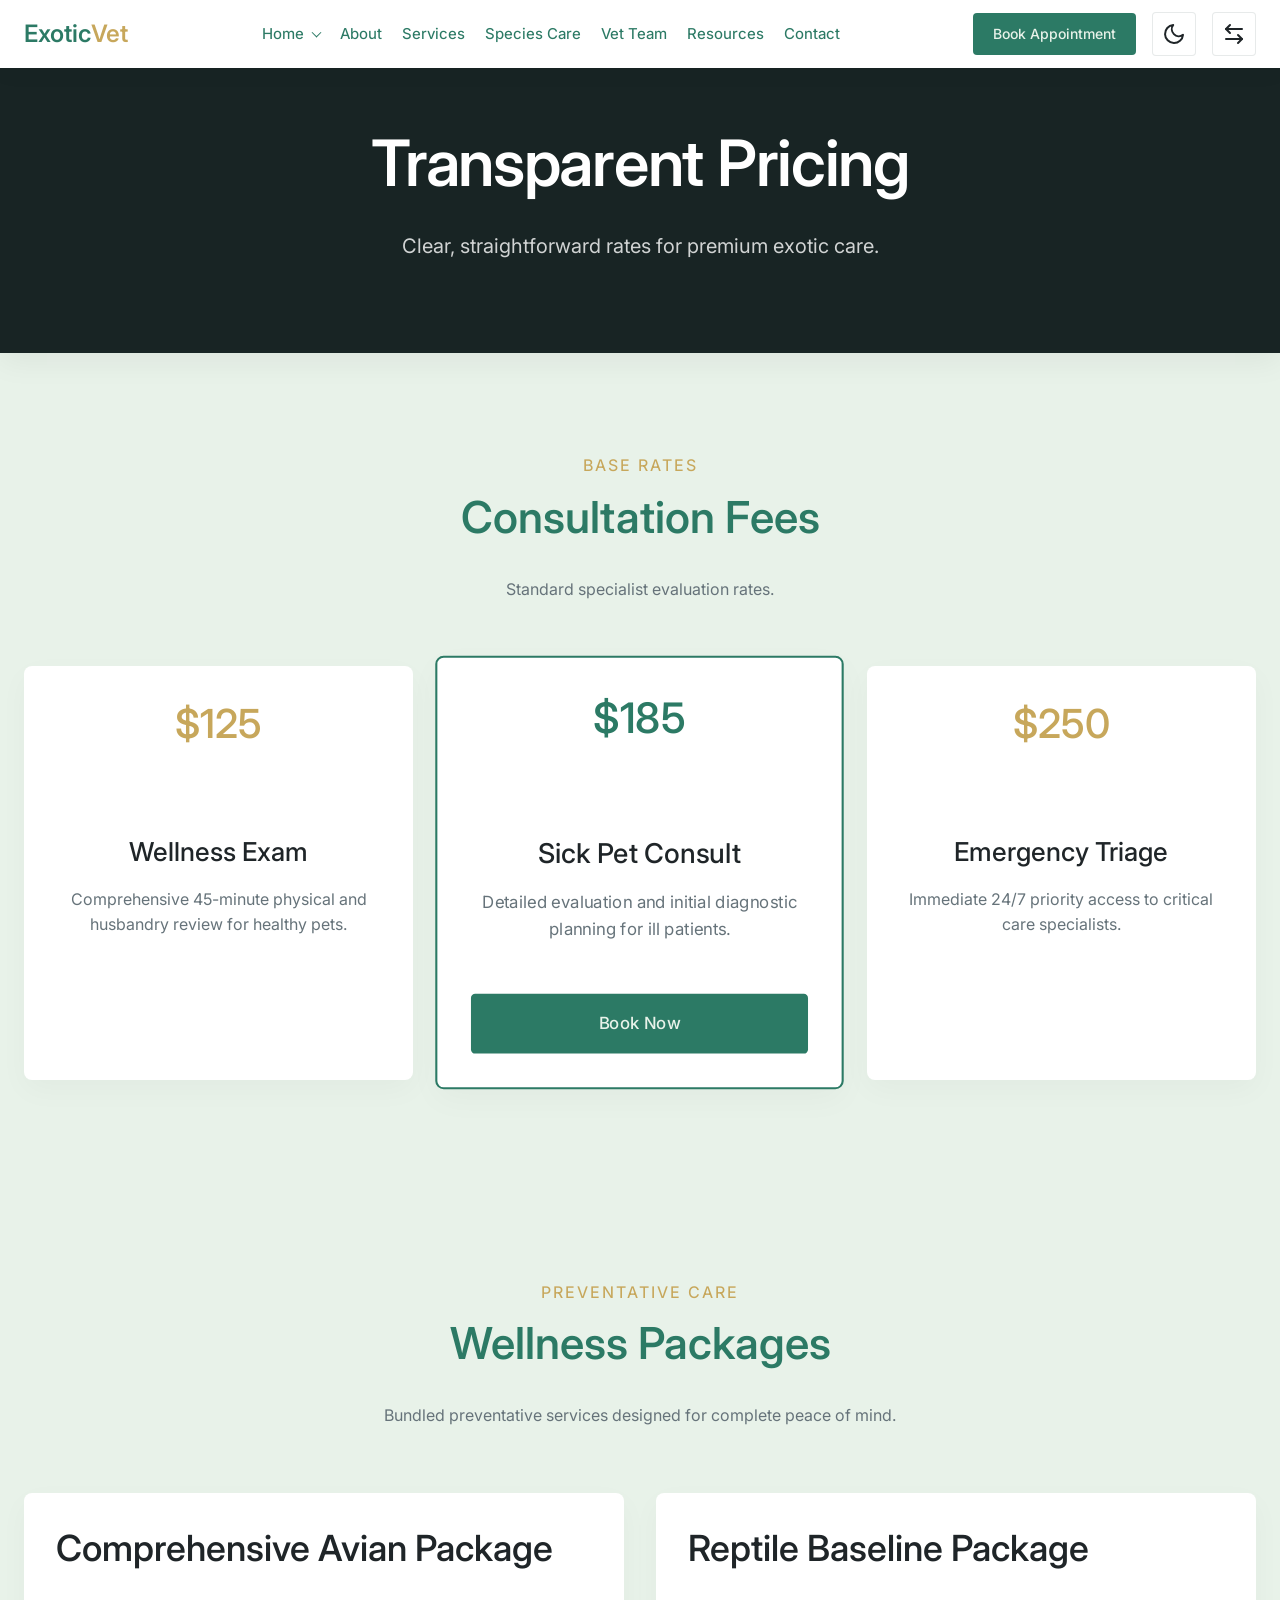
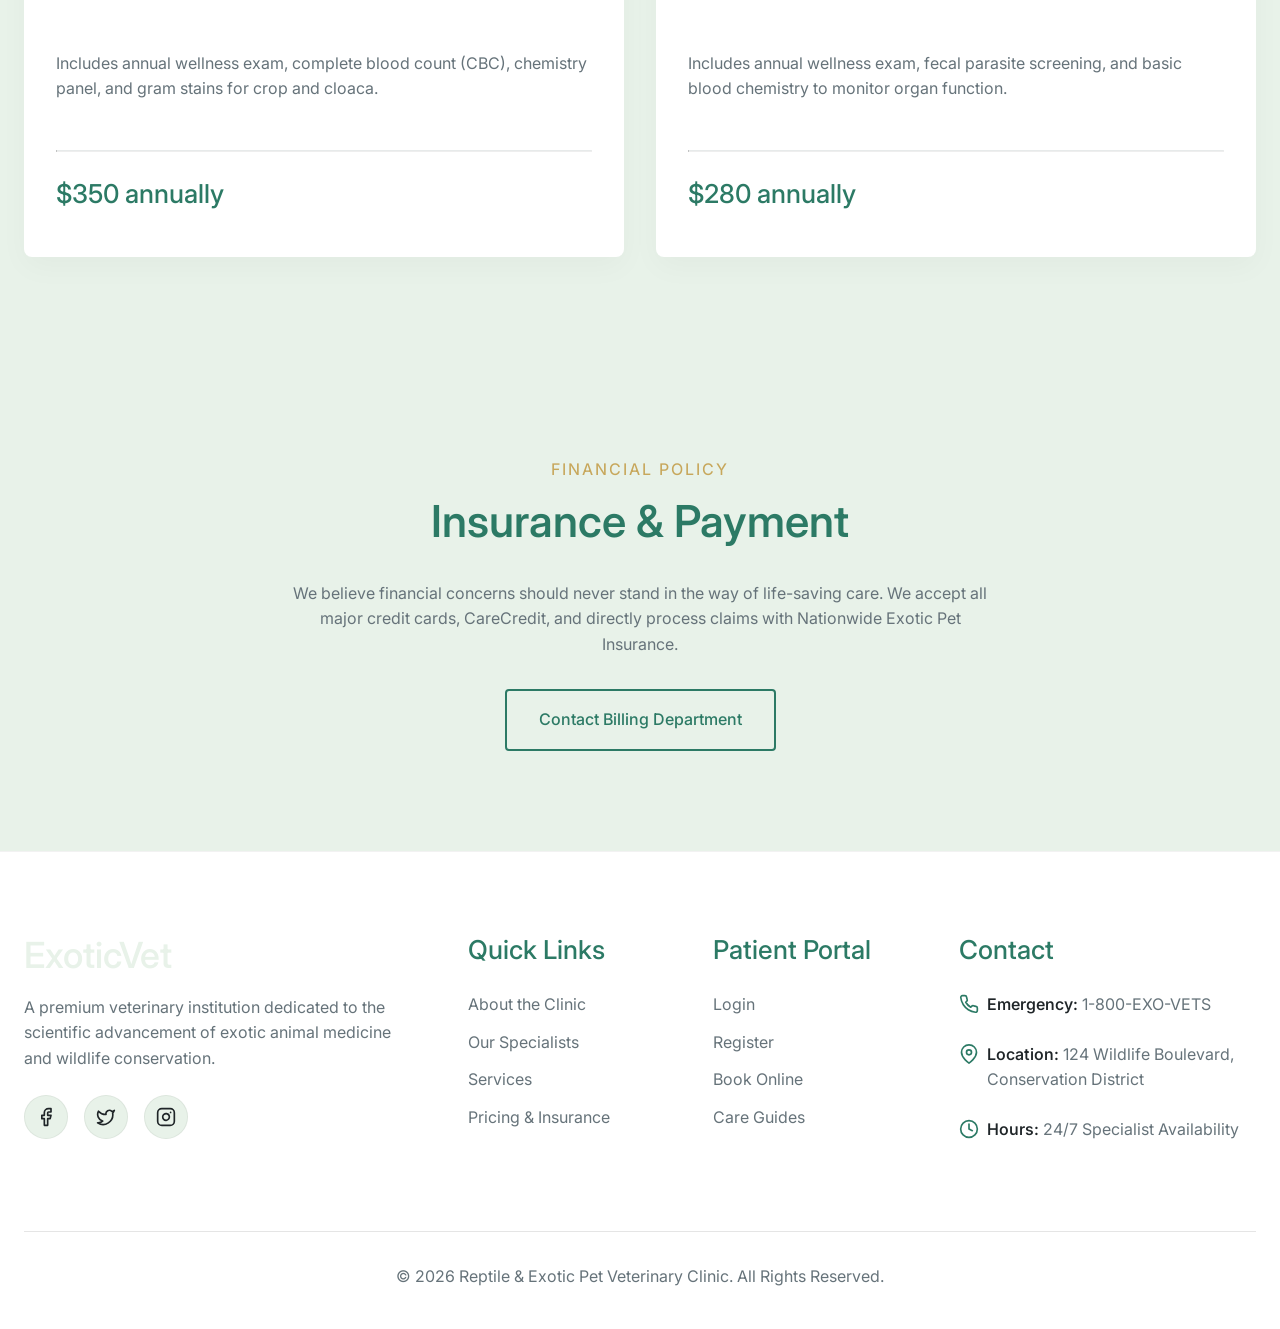
<file: pricing.html>
<!DOCTYPE html>
<html lang="en" dir="ltr">
<head>
    <meta charset="UTF-8">
    <meta name="viewport" content="width=device-width, initial-scale=1.0">
    <title>Pricing & Packages | Reptile & Exotic Pet Veterinary Clinic</title>
    <link rel="icon" type="image/svg+xml" href="assets/images/favicon.svg">
    <link rel="preconnect" href="https://fonts.googleapis.com">
    <link rel="preconnect" href="https://fonts.gstatic.com" crossorigin>
    <link href="https://fonts.googleapis.com/css2?family=Inter:wght@400;450;500;540;550;560;580;600&display=swap" rel="stylesheet">
    <link rel="stylesheet" href="assets/css/style.css">
    <link rel="stylesheet" href="assets/css/dark-mode.css">
    <link rel="stylesheet" href="assets/css/rtl.css">
</head>
<body>

    <header class="site-header">
        <div class="container nav-container">
            <div class="logo">
                <a href="index.html">Exotic<span>Vet</span></a>
            </div>
            <nav class="main-nav">
                <ul>
                    <li class="has-dropdown">
                        <a href="index.html">Home</a>
                        <ul class="dropdown">
                            <li><a href="index.html">Home 1</a></li>
                            <li><a href="home-2.html">Home 2</a></li>
                        </ul>
                    </li>
                    <li><a href="about.html">About</a></li>
                    <li><a href="services.html">Services</a></li>
                    <li><a href="species-care.html">Species Care</a></li>
                    <li><a href="vet-team.html">Vet Team</a></li>
                    <li><a href="resources.html">Resources</a></li>
                    <li><a href="contact.html">Contact</a></li>
                </ul>
            </nav>
            <div class="nav-actions">
                <a href="appointment-booking.html" class="btn btn-primary">Book Appointment</a>
                <button class="icon-btn dark-mode-toggle" aria-label="Toggle Dark Mode">
                    <svg width="24" height="24" viewBox="0 0 24 24" fill="none" stroke="currentColor" stroke-width="2" stroke-linecap="round" stroke-linejoin="round"><path d="M21 12.79A9 9 0 1 1 11.21 3 7 7 0 0 0 21 12.79z"></path></svg>
                </button>
                <button class="icon-btn rtl-toggle" aria-label="Toggle RTL">
                    <svg width="24" height="24" viewBox="0 0 24 24" fill="none" stroke="currentColor" stroke-width="2" stroke-linecap="round" stroke-linejoin="round"><path d="M8 3L4 7l4 4"/><path d="M4 7h16"/><path d="M16 21l4-4-4-4"/><path d="M20 17H4"/></svg>
                </button>
                <button class="hamburger" id="hamburgerToggle" aria-label="Toggle Menu">
                    <span></span><span></span><span></span>
                </button>
            </div>
        </div>
    </header>

    <div class="off-canvas-menu" id="offCanvasMenu">
        <nav class="off-canvas-nav">
            <a href="index.html">Home</a>
            <a href="home-2.html">Home 2</a>
            <a href="about.html">About</a>
            <a href="services.html">Services</a>
            <a href="species-care.html">Species Care</a>
            <a href="vet-team.html">Vet Team</a>
            <a href="resources.html">Resources</a>
            <a href="contact.html">Contact</a>
            <a href="appointment-booking.html" class="btn btn-accent" style="max-width: 250px; margin-top: 24px;">Book Appointment</a>
        </nav>
    </div>

    <!-- Small Hero Banner -->
    <section class="hero-banner">
        <div class="container">
            <h1 class="reveal">Transparent Pricing</h1>
            <p class="reveal" style="color: var(--text-muted); font-size: 20px;">Clear, straightforward rates for premium exotic care.</p>
        </div>
    </section>

    <!-- Section 1 -->
    <section class="page-section">
        <div class="container">
            <div class="section-header reveal">
                <span class="subheading">Base Rates</span>
                <h2>Consultation Fees</h2>
                <p>Standard specialist evaluation rates.</p>
            </div>
            <div class="grid grid-cards" style="grid-template-columns: repeat(3, 1fr);">
                <div class="card reveal" style="text-align: center;">
                    <div class="card-body">
                        <h3 style="color: var(--color-accent); font-size: 40px; margin-bottom: 16px;">$125</h3>
                        <h4 style="margin-bottom: 16px;">Wellness Exam</h4>
                        <p>Comprehensive 45-minute physical and husbandry review for healthy pets.</p>
                    </div>
                </div>
                <div class="card reveal" style="text-align: center; border: 2px solid var(--color-primary); transform: scale(1.05); z-index: 2;">
                    <div class="card-body">
                        <h3 style="color: var(--color-primary); font-size: 40px; margin-bottom: 16px;">$185</h3>
                        <h4 style="margin-bottom: 16px;">Sick Pet Consult</h4>
                        <p>Detailed evaluation and initial diagnostic planning for ill patients.</p>
                        <a href="appointment-booking.html" class="btn btn-primary" style="margin-top: 24px;">Book Now</a>
                    </div>
                </div>
                <div class="card reveal" style="text-align: center;">
                    <div class="card-body">
                        <h3 style="color: var(--color-accent); font-size: 40px; margin-bottom: 16px;">$250</h3>
                        <h4 style="margin-bottom: 16px;">Emergency Triage</h4>
                        <p>Immediate 24/7 priority access to critical care specialists.</p>
                    </div>
                </div>
            </div>
        </div>
    </section>

    <!-- Section 2 -->
    <section class="page-section bg-secondary">
        <div class="container">
            <div class="section-header reveal">
                <span class="subheading">Preventative Care</span>
                <h2>Wellness Packages</h2>
                <p>Bundled preventative services designed for complete peace of mind.</p>
            </div>
            <div class="flex-cards">
                <div class="card reveal" style="flex: 1 1 400px; max-width: 600px;">
                    <div class="card-body">
                        <h3>Comprehensive Avian Package</h3>
                        <p>Includes annual wellness exam, complete blood count (CBC), chemistry panel, and gram stains for crop and cloaca.</p>
                        <hr style="border-top: 1px solid rgba(22, 56, 50, 0.1); margin: 24px 0;">
                        <h4 style="color: var(--color-primary);">$350 annually</h4>
                    </div>
                </div>
                <div class="card reveal" style="flex: 1 1 400px; max-width: 600px; transition-delay: 0.1s;">
                    <div class="card-body">
                        <h3>Reptile Baseline Package</h3>
                        <p>Includes annual wellness exam, fecal parasite screening, and basic blood chemistry to monitor organ function.</p>
                        <hr style="border-top: 1px solid rgba(22, 56, 50, 0.1); margin: 24px 0;">
                        <h4 style="color: var(--color-primary);">$280 annually</h4>
                    </div>
                </div>
            </div>
        </div>
    </section>

    <!-- Section 3 -->
    <section class="page-section">
        <div class="container text-center reveal">
            <div class="section-header" style="margin-bottom: 32px;">
                <span class="subheading">Financial Policy</span>
                <h2>Insurance & Payment</h2>
                <p>We believe financial concerns should never stand in the way of life-saving care. We accept all major credit cards, CareCredit, and directly process claims with Nationwide Exotic Pet Insurance.</p>
            </div>
            <a href="contact.html" class="btn btn-outline">Contact Billing Department</a>
        </div>
    </section>

    <footer class="site-footer">
        <div class="container">
            <div class="footer-grid">
                <div class="footer-col">
                    <h3 style="color: var(--color-secondary); margin-bottom: 16px;">Exotic<span>Vet</span></h3>
                    <p>A premium veterinary institution dedicated to the scientific advancement of exotic animal medicine and wildlife conservation.</p>
                    <div class="footer-socials">
                        <a href="#" aria-label="Facebook"><svg viewBox="0 0 24 24" width="20" height="20" fill="none" stroke="currentColor" stroke-width="2" stroke-linecap="round" stroke-linejoin="round"><path d="M18 2h-3a5 5 0 0 0-5 5v3H7v4h3v8h4v-8h3l1-4h-4V7a1 1 0 0 1 1-1h3z"></path></svg></a>
                        <a href="#" aria-label="Twitter"><svg viewBox="0 0 24 24" width="20" height="20" fill="none" stroke="currentColor" stroke-width="2" stroke-linecap="round" stroke-linejoin="round"><path d="M22 4s-.7 2.1-2 3.4c1.6 10-9.4 17.3-18 11.6 2.2.1 4.4-.6 6-2C3 15.5.5 9.6 3 5c2.2 2.6 5.6 4.1 9 4-.9-4.2 4-6.6 7-3.8 1.1 0 3-1.2 3-1.2z"></path></svg></a>
                        <a href="#" aria-label="Instagram"><svg viewBox="0 0 24 24" width="20" height="20" fill="none" stroke="currentColor" stroke-width="2" stroke-linecap="round" stroke-linejoin="round"><rect x="2" y="2" width="20" height="20" rx="5" ry="5"></rect><path d="M16 11.37A4 4 0 1 1 12.63 8 4 4 0 0 1 16 11.37z"></path><line x1="17.5" y1="6.5" x2="17.51" y2="6.5"></line></svg></a>
                    </div>
                </div>
                <div class="footer-col">
                    <h4>Quick Links</h4>
                    <ul>
                        <li><a href="about.html">About the Clinic</a></li>
                        <li><a href="vet-team.html">Our Specialists</a></li>
                        <li><a href="services.html">Services</a></li>
                        <li><a href="pricing.html">Pricing & Insurance</a></li>
                    </ul>
                </div>
                <div class="footer-col">
                    <h4>Patient Portal</h4>
                    <ul>
                        <li><a href="login.html">Login</a></li>
                        <li><a href="register.html">Register</a></li>
                        <li><a href="appointment-booking.html">Book Online</a></li>
                        <li><a href="resources.html">Care Guides</a></li>
                    </ul>
                </div>
                <div class="footer-col">
                    <h4>Contact</h4>
                    <p style="display: flex; align-items: flex-start; gap: 8px;"><svg viewBox="0 0 24 24" width="20" height="20" fill="none" stroke="currentColor" stroke-width="2" stroke-linecap="round" stroke-linejoin="round" style="flex-shrink: 0; margin-top: 2px; color: var(--color-primary);"><path d="M22 16.92v3a2 2 0 0 1-2.18 2 19.79 19.79 0 0 1-8.63-3.07 19.5 19.5 0 0 1-6-6 19.79 19.79 0 0 1-3.07-8.67A2 2 0 0 1 4.11 2h3a2 2 0 0 1 2 1.72 12.84 12.84 0 0 0 .7 2.81 2 2 0 0 1-.45 2.11L8.09 9.91a16 16 0 0 0 6 6l1.27-1.27a2 2 0 0 1 2.11-.45 12.84 12.84 0 0 0 2.81.7A2 2 0 0 1 22 16.92z"></path></svg> <span><strong>Emergency:</strong> 1-800-EXO-VETS</span></p>
                    <p style="display: flex; align-items: flex-start; gap: 8px;"><svg viewBox="0 0 24 24" width="20" height="20" fill="none" stroke="currentColor" stroke-width="2" stroke-linecap="round" stroke-linejoin="round" style="flex-shrink: 0; margin-top: 2px; color: var(--color-primary);"><path d="M21 10c0 7-9 13-9 13s-9-6-9-13a9 9 0 0 1 18 0z"></path><circle cx="12" cy="10" r="3"></circle></svg> <span><strong>Location:</strong> 124 Wildlife Boulevard, Conservation District</span></p>
                    <p style="display: flex; align-items: flex-start; gap: 8px;"><svg viewBox="0 0 24 24" width="20" height="20" fill="none" stroke="currentColor" stroke-width="2" stroke-linecap="round" stroke-linejoin="round" style="flex-shrink: 0; margin-top: 2px; color: var(--color-primary);"><circle cx="12" cy="12" r="10"></circle><polyline points="12 6 12 12 16 14"></polyline></svg> <span><strong>Hours:</strong> 24/7 Specialist Availability</span></p>
                </div>
            </div>
            <div class="footer-bottom">
                <p>&copy; 2026 Reptile & Exotic Pet Veterinary Clinic. All Rights Reserved.</p>
            </div>
        </div>
    </footer>

    <script src="assets/js/main.js"></script>
</body>
</html>
</file>
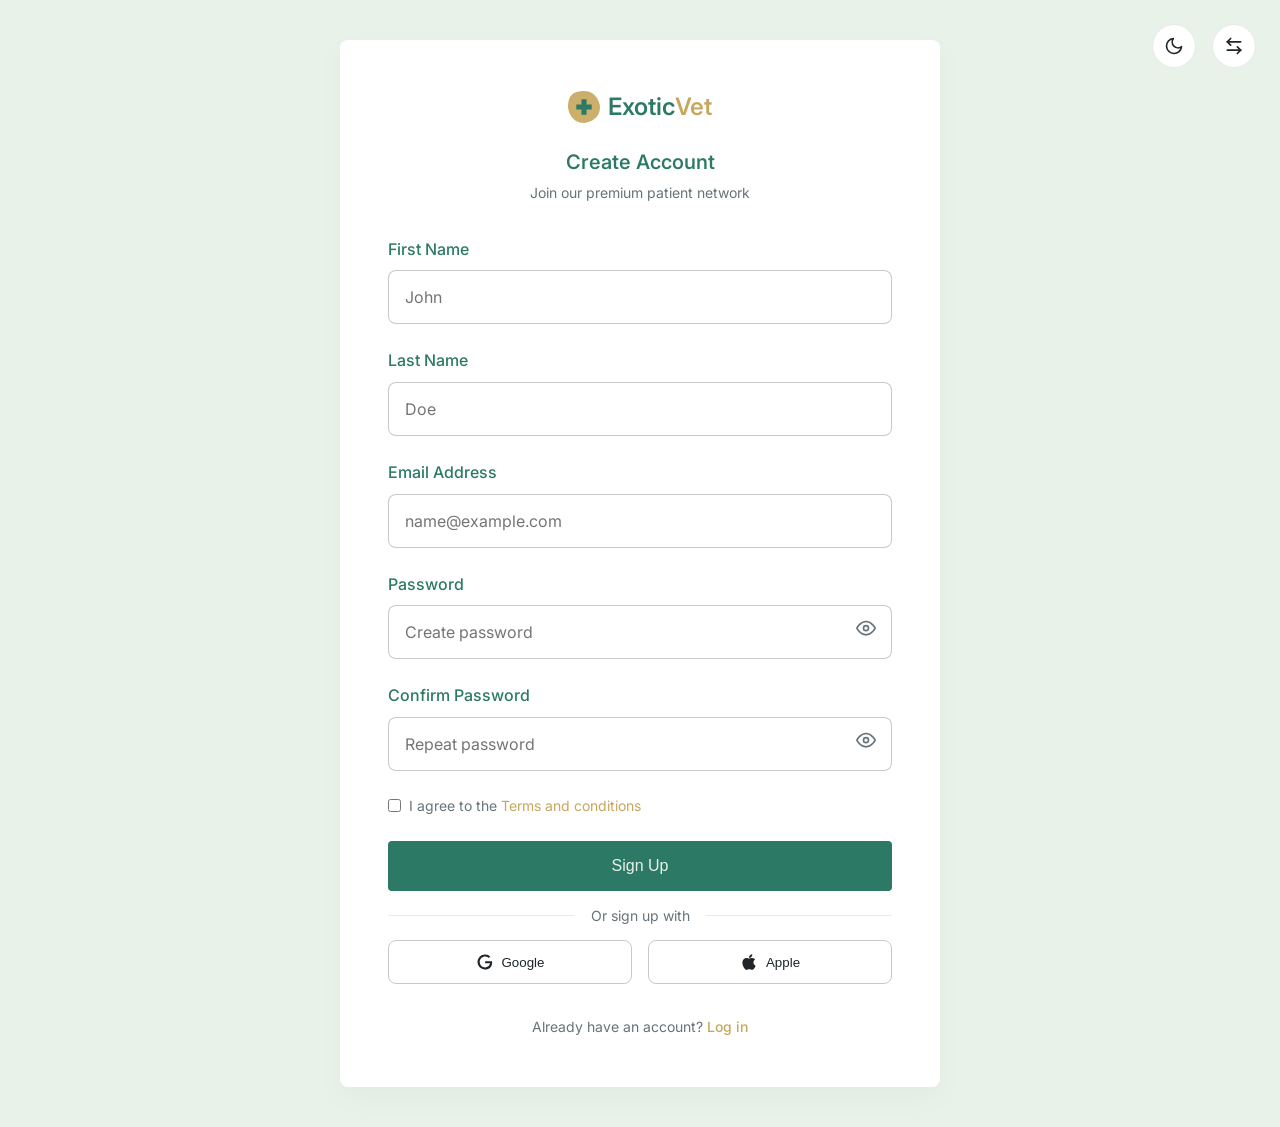
<file: register.html>
<!DOCTYPE html>
<html lang="en" dir="ltr">
<head>
    <meta charset="UTF-8">
    <meta name="viewport" content="width=device-width, initial-scale=1.0">
    <title>Register | Reptile & Exotic Pet Veterinary Clinic</title>
    <link rel="icon" type="image/svg+xml" href="assets/images/favicon.svg">
    <link rel="preconnect" href="https://fonts.googleapis.com">
    <link rel="preconnect" href="https://fonts.gstatic.com" crossorigin>
    <link href="https://fonts.googleapis.com/css2?family=Inter:wght@400;450;500;540;550;560;580;600&display=swap" rel="stylesheet">
    <link rel="stylesheet" href="assets/css/style.css">
    <link rel="stylesheet" href="assets/css/dark-mode.css">
    <link rel="stylesheet" href="assets/css/rtl.css">
    <style>
        .form-group { margin-bottom: 24px; text-align: left; }
        .form-label { display: block; margin-bottom: 8px; font-weight: 500; color: var(--color-primary); }
        body.dark-mode .form-label { color: var(--color-secondary); }
        .form-control { width: 100%; padding: 16px; border: 1px solid rgba(120, 120, 120, 0.4) !important; border-radius: 8px; font-family: inherit; font-size: 16px; background-color: var(--surface-color); color: var(--text-color); transition: border-color 0.3s; }
        body.dark-mode .form-control { border: 1px solid rgba(255, 255, 255, 0.2) !important; }
        .form-control:focus { outline: none; border-color: var(--color-accent) !important; }
        .icon-btn:hover { background-color: var(--color-primary) !important; color: #fff !important; }
        .hover-link { transition: color 0.3s ease; }
        .hover-link:hover { color: var(--color-primary) !important; text-decoration: underline !important; }
        .btn:hover { border-color: var(--color-primary) !important; color: var(--color-primary) !important; }
        .btn-primary:hover { background-color: var(--color-accent) !important; color: #fff !important; border-color: var(--color-accent) !important; }
        .social-btn { flex: 1; background: transparent; border: 1px solid rgba(120, 120, 120, 0.4) !important; color: var(--text-color); display: flex; justify-content: center; align-items: center; gap: 8px; transition: all 0.3s; padding: 12px; border-radius: 8px; cursor: pointer; }
        body.dark-mode .social-btn { border-color: rgba(255, 255, 255, 0.2) !important; }
        .social-btn:hover { border-color: var(--color-primary) !important; background-color: var(--color-primary) !important; color: #fff !important; }
        @media (max-width: 480px) {
            .top-controls { top: 16px !important; inset-inline-end: 16px !important; }
            .auth-card { padding: 32px 24px !important; margin-top: 64px; }
        }
    </style>
</head>
<body>

    <!-- Absolute Top Right Controls -->
    <div class="top-controls" style="position: absolute; top: 24px; inset-inline-end: 24px; display: flex; gap: 16px; z-index: 100;">
        <button class="icon-btn dark-mode-toggle" aria-label="Toggle Dark Mode" style="background: var(--surface-color); border: 1px solid rgba(22,56,50,0.1); border-radius: 50%; width: 44px; height: 44px; display: flex; align-items: center; justify-content: center; cursor: pointer; transition: all 0.3s;">
            <svg width="20" height="20" viewBox="0 0 24 24" fill="none" stroke="var(--text-color)" stroke-width="2" stroke-linecap="round" stroke-linejoin="round"><path d="M21 12.79A9 9 0 1 1 11.21 3 7 7 0 0 0 21 12.79z"></path></svg>
        </button>
        <button class="icon-btn rtl-toggle" aria-label="Toggle RTL" style="background: var(--surface-color); border: 1px solid rgba(22,56,50,0.1); border-radius: 50%; width: 44px; height: 44px; display: flex; align-items: center; justify-content: center; cursor: pointer; transition: all 0.3s;">
            <svg width="20" height="20" viewBox="0 0 24 24" fill="none" stroke="var(--text-color)" stroke-width="2" stroke-linecap="round" stroke-linejoin="round"><path d="M8 3L4 7l4 4"/><path d="M4 7h16"/><path d="M16 21l4-4-4-4"/><path d="M20 17H4"/></svg>
        </button>
    </div>

    <main style="min-height: 100vh; display: flex; align-items: center; justify-content: center; padding: 40px 20px; background-color: var(--bg-color);">
        <div class="card reveal auth-card" style="width: 100%; max-width: 600px; padding: 48px; text-align: center;">
            <div class="logo" style="margin-bottom: 24px; display: flex; justify-content: center;">
                <a href="index.html">
                    <svg width="32" height="32" viewBox="0 0 50 50" fill="none" xmlns="http://www.w3.org/2000/svg" style="margin-right: 8px;"><path d="M25 0 C45 0 50 20 50 25 C50 45 30 50 25 50 C5 50 0 30 0 25 C0 5 10 0 25 0 Z" fill="var(--color-accent)" opacity="0.9"/><path d="M25 5 C38 5 45 15 45 25 C45 38 35 45 25 45 C12 45 5 35 5 25 C5 12 12 5 25 5 Z" fill="var(--color-bg)" /><path d="M21 13 H29 V21 H37 V29 H29 V37 H21 V29 H13 V21 H21 V13 Z" fill="var(--color-primary)"/></svg>
                    Exotic<span>Vet</span>
                </a>
            </div>
            
            <h2 style="font-size: 20px; margin-bottom: 8px;">Create Account</h2>
            <p style="font-size: 14px; color: var(--text-muted); margin-bottom: 32px;">Join our premium patient network</p>
            
            <form action="#" method="POST">
                <div class="form-group">
                    <label class="form-label">First Name</label>
                    <input type="text" class="form-control" placeholder="John" required>
                </div>
                <div class="form-group">
                    <label class="form-label">Last Name</label>
                    <input type="text" class="form-control" placeholder="Doe" required>
                </div>
                
                <div class="form-group">
                    <label class="form-label">Email Address</label>
                    <input type="email" class="form-control" placeholder="name@example.com" required>
                </div>
                
                <div class="form-group">
                    <label class="form-label">Password</label>
                    <div style="position: relative;">
                        <input type="password" class="form-control" placeholder="Create password" required>
                        <span style="position: absolute; inset-inline-end: 16px; top: 50%; transform: translateY(-50%); cursor: pointer; color: var(--text-muted);">
                            <svg width="20" height="20" viewBox="0 0 24 24" fill="none" stroke="currentColor" stroke-width="2"><path d="M1 12s4-8 11-8 11 8 11 8-4 8-11 8-11-8-11-8z"></path><circle cx="12" cy="12" r="3"></circle></svg>
                        </span>
                    </div>
                </div>
                
                <div class="form-group">
                    <label class="form-label">Confirm Password</label>
                    <div style="position: relative;">
                        <input type="password" class="form-control" placeholder="Repeat password" required>
                        <span style="position: absolute; inset-inline-end: 16px; top: 50%; transform: translateY(-50%); cursor: pointer; color: var(--text-muted);">
                            <svg width="20" height="20" viewBox="0 0 24 24" fill="none" stroke="currentColor" stroke-width="2"><path d="M1 12s4-8 11-8 11 8 11 8-4 8-11 8-11-8-11-8z"></path><circle cx="12" cy="12" r="3"></circle></svg>
                        </span>
                    </div>
                </div>
                
                <div style="display: flex; align-items: center; margin-bottom: 24px; text-align: left;">
                    <input type="checkbox" id="terms" style="margin-inline-end: 8px; accent-color: var(--color-primary);" required>
                    <label for="terms" style="font-size: 14px; color: var(--text-muted); margin-bottom: 0;">I agree to the <a href="#" class="hover-link" style="color: var(--color-accent); text-decoration: none;">Terms and conditions</a></label>
                </div>
                
                <button type="submit" class="btn btn-primary" style="width: 100%; margin-bottom: 24px; font-weight: 500;">Sign Up</button>
                
                <div style="position: relative; text-align: center; margin-bottom: 24px;">
                    <hr style="border: none; border-top: 1px solid rgba(22,56,50,0.1);">
                    <span style="position: absolute; top: 50%; left: 50%; transform: translate(-50%, -50%); background: var(--surface-color); padding: 0 16px; font-size: 14px; color: var(--text-muted); white-space: nowrap;">Or sign up with</span>
                </div>
                
                <div style="display: flex; gap: 16px; margin-bottom: 32px;">
                    <button type="button" class="social-btn">
                        <svg width="18" height="18" viewBox="0 0 24 24" fill="currentColor"><path d="M21.35 11.1h-9.17v2.73h6.51c-.33 3.81-3.5 5.44-6.5 5.44C8.36 19.27 5 16.25 5 12c0-4.1 3.2-7.27 7.2-7.27 3.09 0 4.9 1.97 4.9 1.97L19 4.72S16.56 2 12.1 2C6.42 2 2.03 6.8 2.03 12c0 5.05 4.13 10 10.22 10 5.35 0 9.25-3.67 9.25-9.09 0-1.15-.15-1.81-.15-1.81z"></path></svg> Google
                    </button>
                    <button type="button" class="social-btn">
                        <svg width="18" height="18" viewBox="0 0 384 512" fill="currentColor"><path d="M318.7 268.7c-.2-36.7 16.4-64.4 50-84.8-18.8-26.9-47.2-41.7-84.7-44.6-35.5-2.8-74.3 20.7-88.5 20.7-15 0-49.4-19.7-76.4-19.7C63.3 141.2 4 184.8 4 273.5q0 39.3 14.4 81.2c12.8 36.7 59 126.7 107.2 125.2 25.2-.6 43-17.9 75.8-17.9 31.8 0 48.3 17.9 76.4 17.9 48.6-.7 90.4-82.5 102.6-119.3-65.2-30.7-61.7-90-61.7-91.9zm-56.6-164.2c27.3-32.4 24.8-61.9 24-72.5-24.1 1.4-52 16.4-67.9 34.9-17.5 19.8-27.8 44.3-25.6 71.9 26.1 2 49.9-11.4 69.5-34.3z"></path></svg> Apple
                    </button>
                </div>
                
                <p style="margin: 0; font-size: 14px; color: var(--text-muted);">Already have an account? <a href="login.html" class="hover-link" style="color: var(--color-accent); font-weight: 500; text-decoration: none;">Log in</a></p>
            </form>
        </div>
    </main>

    <script src="assets/js/main.js"></script>
</body>
</html>
</file>
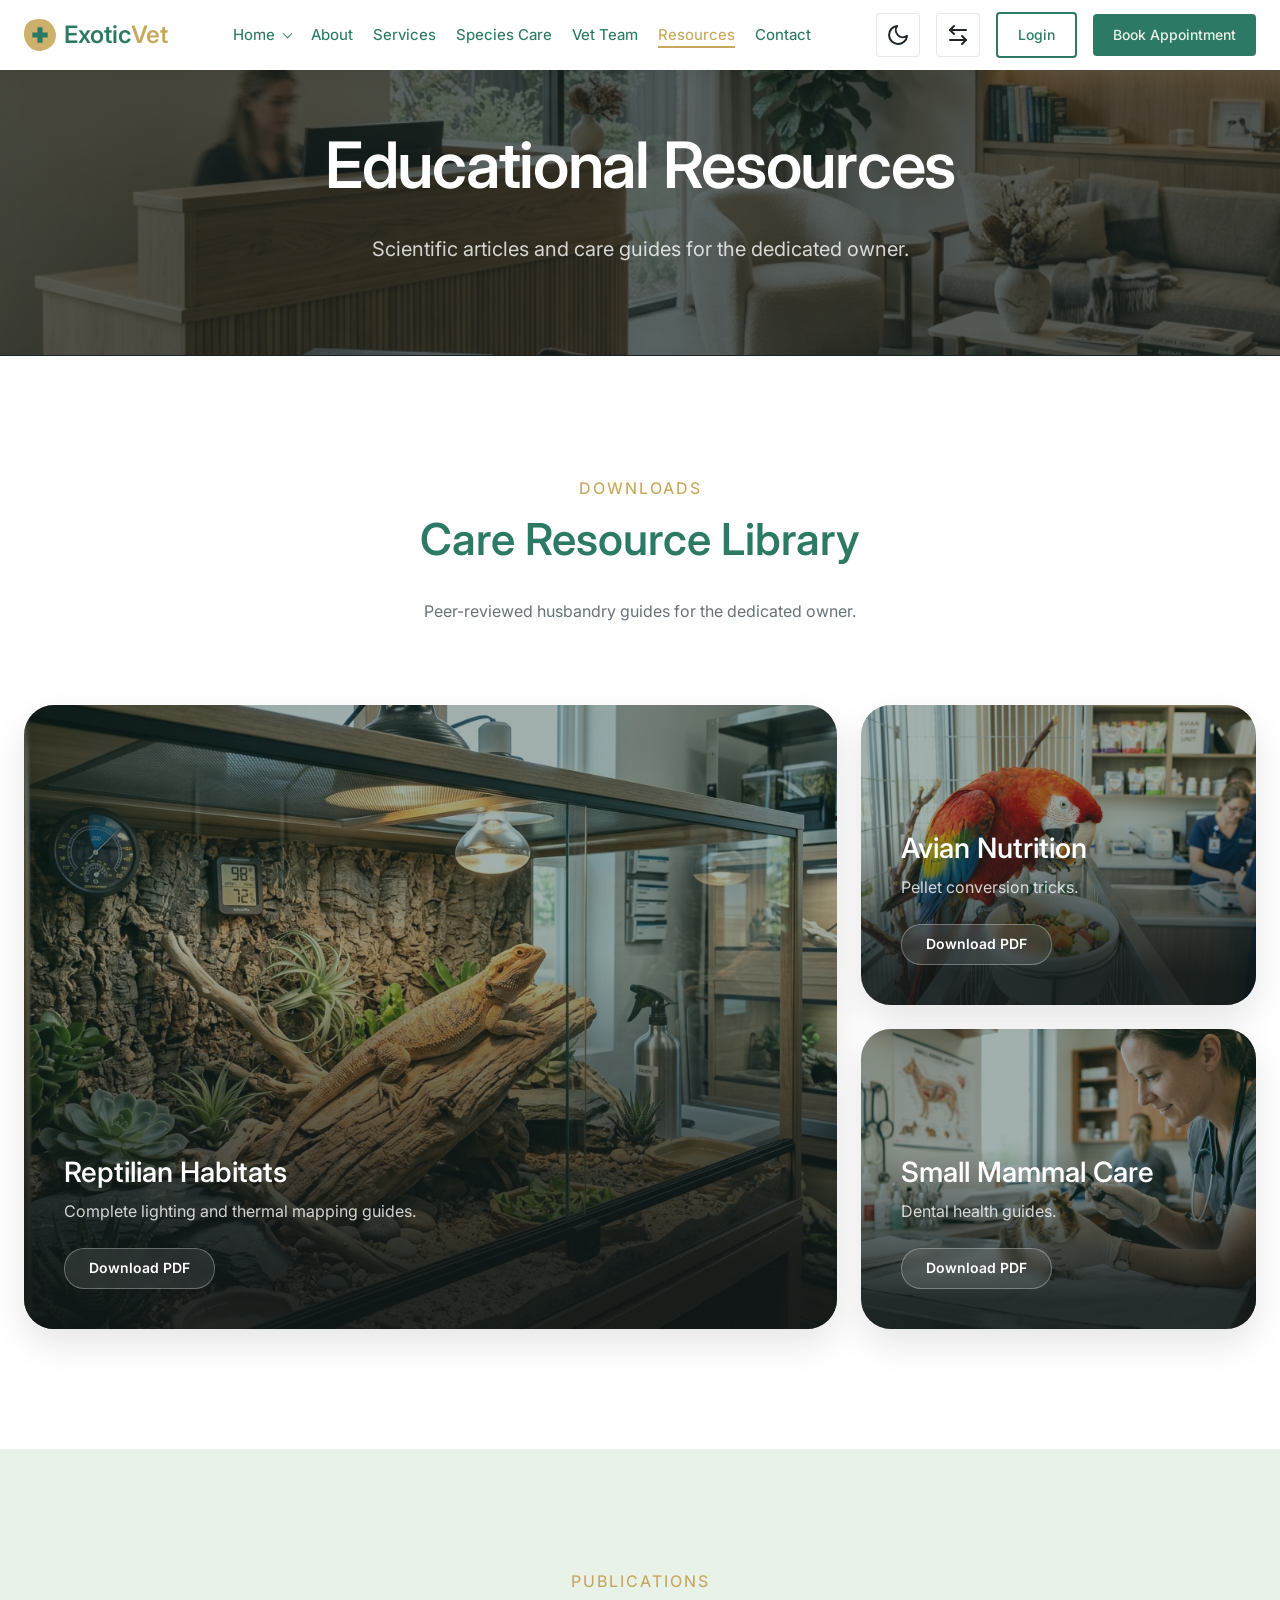
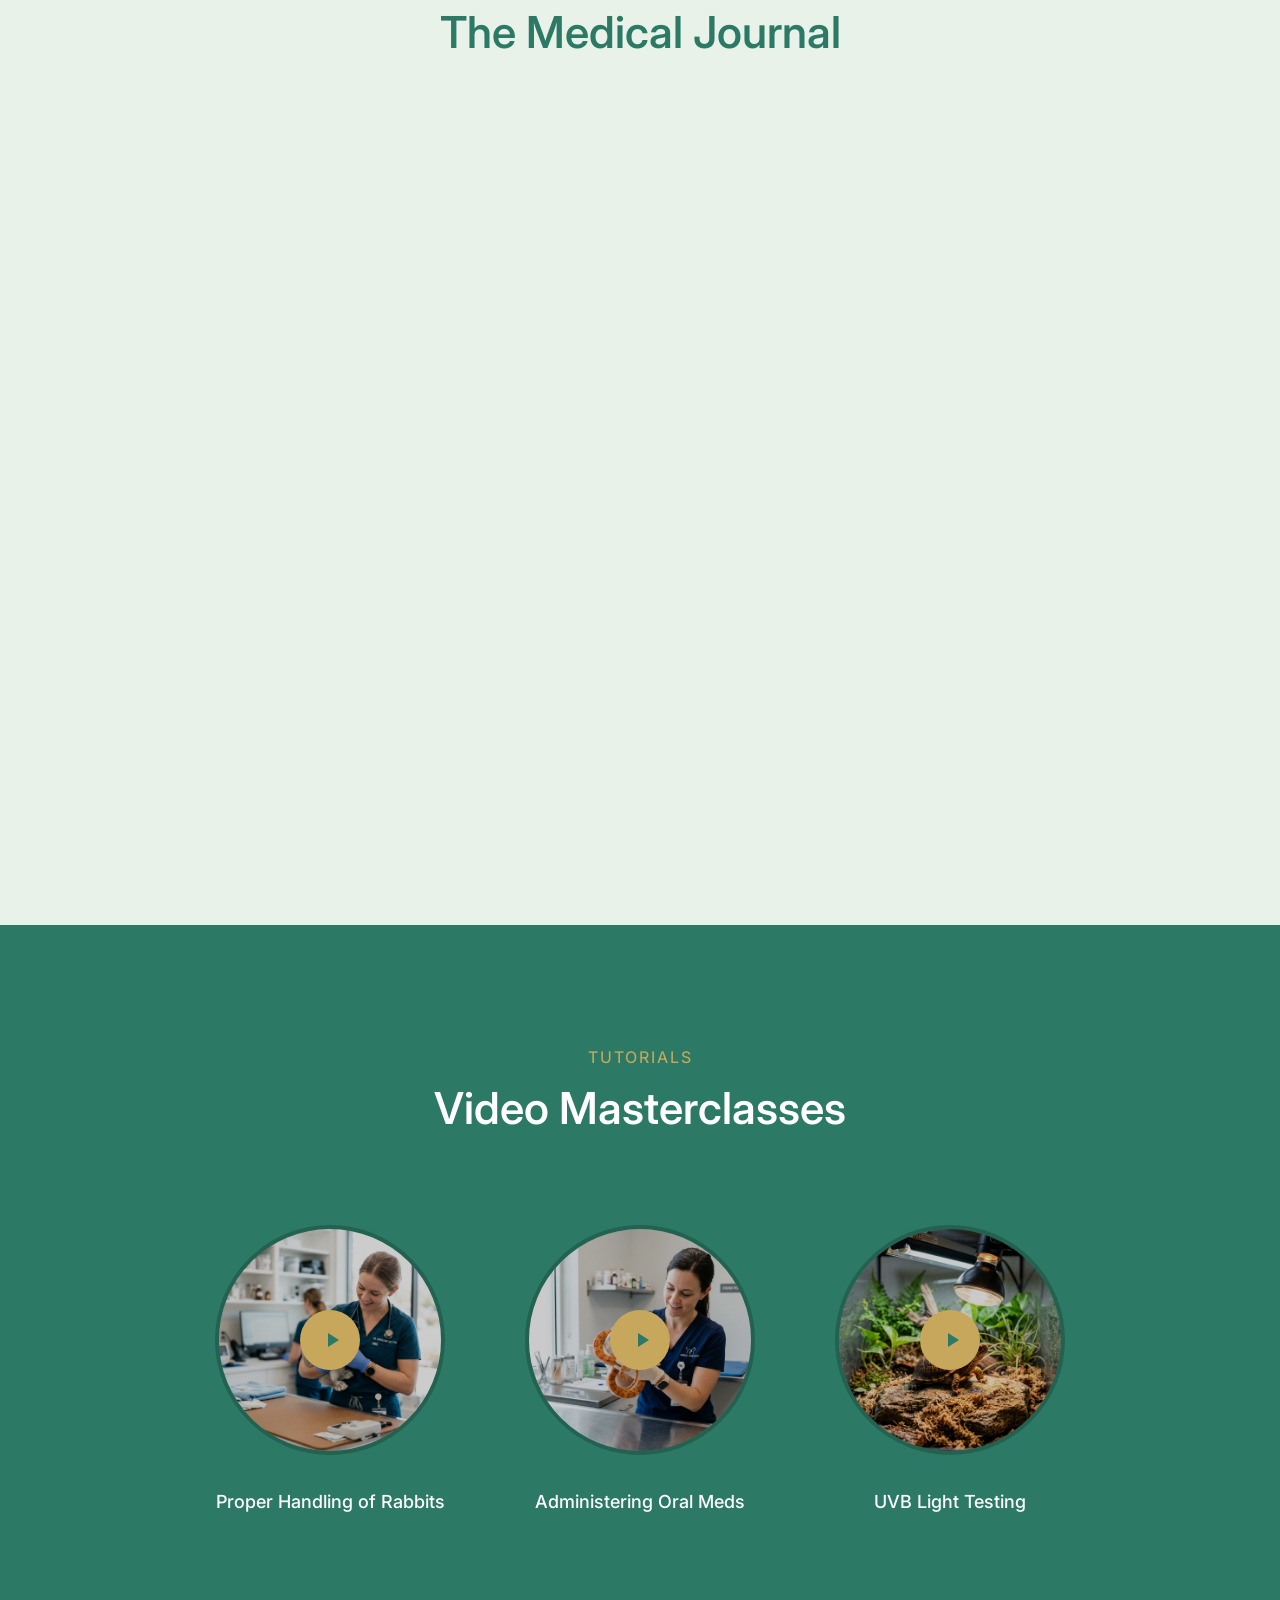
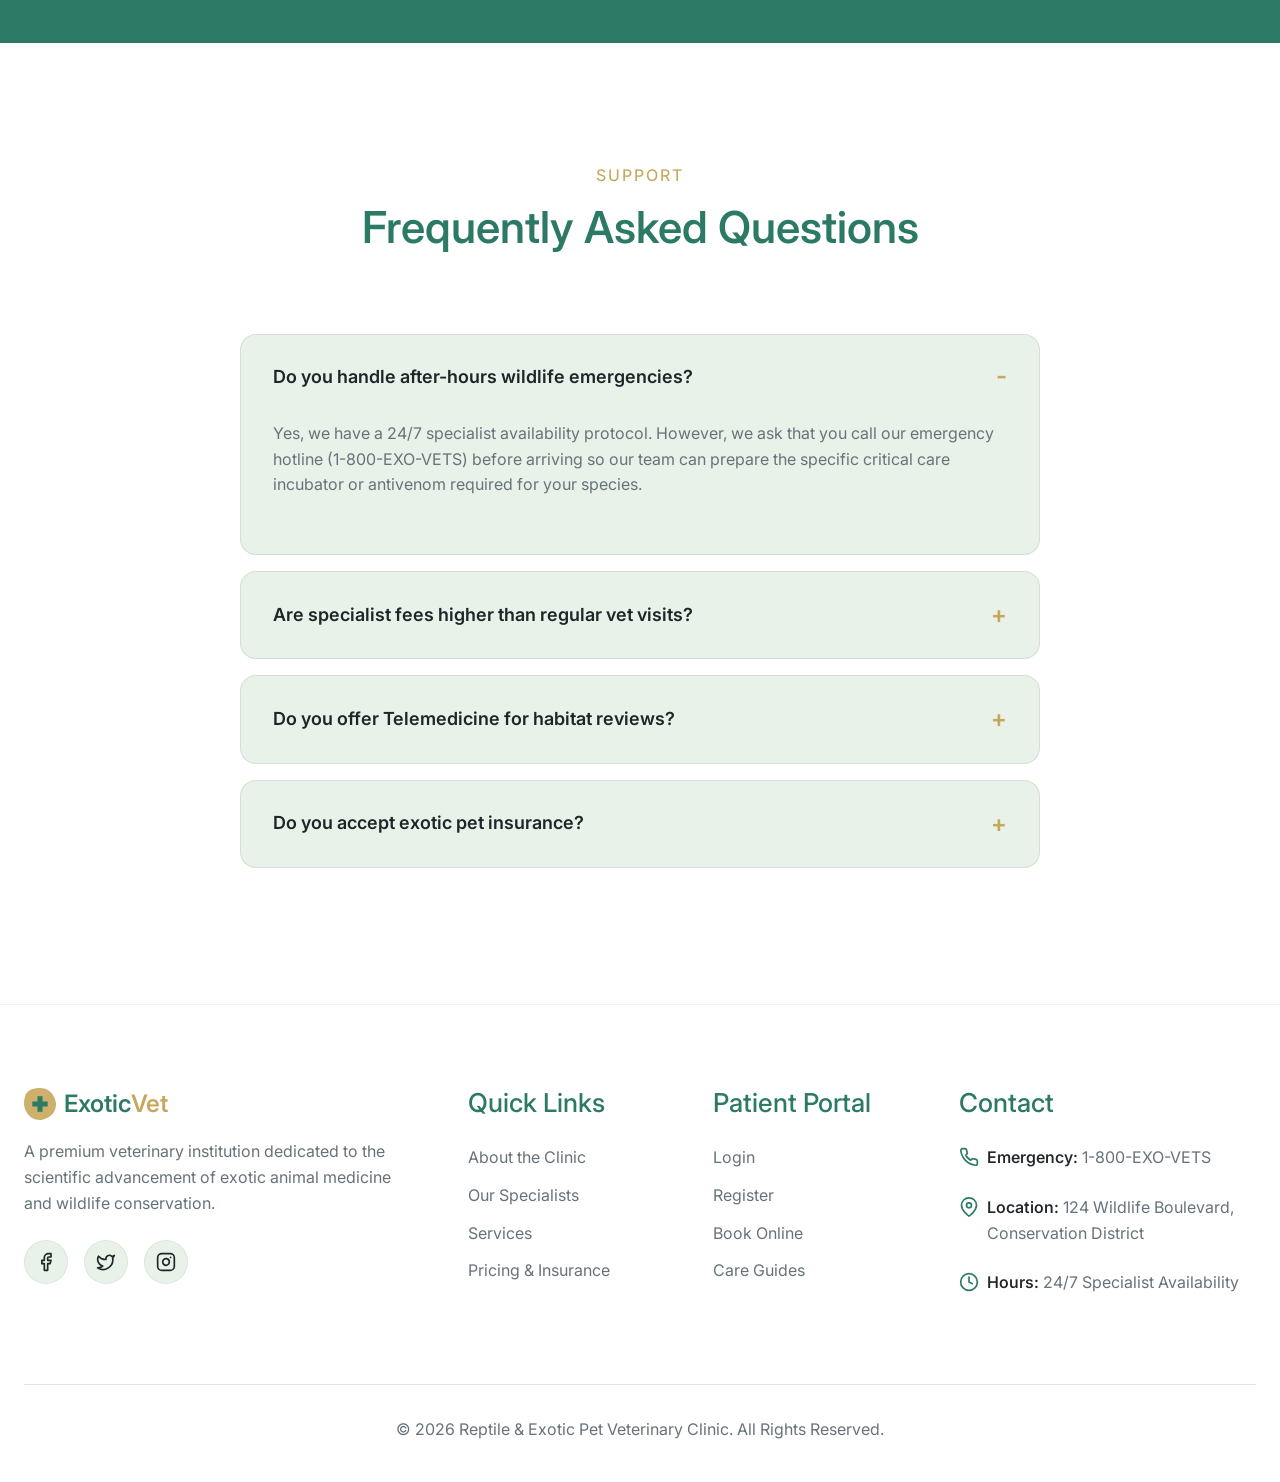
<file: resources.html>
<!DOCTYPE html>
<html lang="en" dir="ltr">
<head>
    <meta charset="UTF-8">
    <meta name="viewport" content="width=device-width, initial-scale=1.0">
    <title>Educational Resources | Reptile & Exotic Pet Veterinary Clinic</title>
    <link rel="icon" type="image/svg+xml" href="assets/images/favicon.svg">
    <link rel="preconnect" href="https://fonts.googleapis.com">
    <link rel="preconnect" href="https://fonts.gstatic.com" crossorigin>
    <link href="https://fonts.googleapis.com/css2?family=Inter:wght@400;450;500;540;550;560;580;600&display=swap" rel="stylesheet">
    <link rel="stylesheet" href="assets/css/style.css">
    <link rel="stylesheet" href="assets/css/dark-mode.css">
    <link rel="stylesheet" href="assets/css/rtl.css">
    <style>
        .form-group { margin-bottom: 24px; text-align: left; }
        .form-control { width: 100%; padding: 16px; border: 1px solid rgba(22, 56, 50, 0.2); border-radius: 4px; font-family: inherit; font-size: 16px; background-color: var(--surface-color); color: var(--text-color); transition: border-color 0.3s; }
        .form-control:focus { outline: none; border-color: var(--color-accent); }
    </style>
</head>
<body>

    <header class="site-header">
        <div class="container nav-container">
            <div class="logo">
                <a href="index.html">
                    <svg width="32" height="32" viewBox="0 0 50 50" fill="none" xmlns="http://www.w3.org/2000/svg" style="margin-right: 8px;"><path d="M25 0 C45 0 50 20 50 25 C50 45 30 50 25 50 C5 50 0 30 0 25 C0 5 10 0 25 0 Z" fill="var(--color-accent)" opacity="0.9"/><path d="M25 5 C38 5 45 15 45 25 C45 38 35 45 25 45 C12 45 5 35 5 25 C5 12 12 5 25 5 Z" fill="var(--color-bg)" /><path d="M21 13 H29 V21 H37 V29 H29 V37 H21 V29 H13 V21 H21 V13 Z" fill="var(--color-primary)"/></svg>
                    Exotic<span>Vet</span>
                </a>
            </div>
            <nav class="main-nav">
                <ul>
                    <li class="has-dropdown">
                        <a href="index.html">Home</a>
                        <ul class="dropdown">
                            <li><a href="index.html">Home 1</a></li>
                            <li><a href="home-2.html">Home 2</a></li>
                        </ul>
                    </li>
                    <li><a href="about.html">About</a></li>
                    <li><a href="services.html">Services</a></li>
                    <li><a href="species-care.html">Species Care</a></li>
                    <li><a href="vet-team.html">Vet Team</a></li>
                    <li><a href="resources.html">Resources</a></li>
                    <li><a href="contact.html">Contact</a></li>
                </ul>
            </nav>
            <div class="nav-actions">
                <button class="icon-btn dark-mode-toggle" aria-label="Toggle Dark Mode">
                    <svg width="24" height="24" viewBox="0 0 24 24" fill="none" stroke="currentColor" stroke-width="2" stroke-linecap="round" stroke-linejoin="round"><path d="M21 12.79A9 9 0 1 1 11.21 3 7 7 0 0 0 21 12.79z"></path></svg>
                </button>
                <button class="icon-btn rtl-toggle" aria-label="Toggle RTL">
                    <svg width="24" height="24" viewBox="0 0 24 24" fill="none" stroke="currentColor" stroke-width="2" stroke-linecap="round" stroke-linejoin="round"><path d="M8 3L4 7l4 4"/><path d="M4 7h16"/><path d="M16 21l4-4-4-4"/><path d="M20 17H4"/></svg>
                </button>
                <a href="login.html" class="btn btn-outline">Login</a>
                <a href="appointment-booking.html" class="btn btn-primary">Book Appointment</a>
                <button class="hamburger" id="hamburgerToggle" aria-label="Toggle Menu">
                    <span></span><span></span><span></span>
                </button>
            </div>
        </div>
    </header>

    <div class="off-canvas-menu" id="offCanvasMenu">
        <nav class="off-canvas-nav">
            <a href="index.html">Home</a>
            <a href="home-2.html">Home 2</a>
            <a href="about.html">About</a>
            <a href="services.html">Services</a>
            <a href="species-care.html">Species Care</a>
            <a href="vet-team.html">Vet Team</a>
            <a href="resources.html">Resources</a>
            <a href="contact.html">Contact</a>
            <a href="appointment-booking.html" class="btn btn-accent" style="max-width: 250px; margin-top: 24px;">Book Appointment</a>
        </nav>
    </div>

    <section class="hero-banner">
        <img src="assets/images/hero_resources.png" class="hero-banner-bg" alt="Client Resources">
        <div class="container">
            <h1 class="reveal">Educational Resources</h1>
            <p class="reveal" style="color: var(--text-muted); font-size: 20px;">Scientific articles and care guides for the dedicated owner.</p>
        </div>
    </section>

    <!-- Unique Section 1: Care Resource Library -->
    <section class="page-section resource-bento" style="padding: 120px 0; background-color: var(--surface-color);">
        <div class="container">
            <div class="section-header reveal text-center" style="margin-bottom: 80px;">
                <span class="subheading">Downloads</span>
                <h2>Care Resource Library</h2>
                <p>Peer-reviewed husbandry guides for the dedicated owner.</p>
            </div>
            
            <div class="bento-grid">
                <a href="#" class="bento-item bento-large reveal" style="background-image: url('assets/images/bento_reptile_1782215653348.png');">
                    <div class="bento-overlay">
                        <h3>Reptilian Habitats</h3>
                        <p>Complete lighting and thermal mapping guides.</p>
                        <span class="btn-download">Download PDF</span>
                    </div>
                </a>
                <a href="#" class="bento-item reveal" style="background-image: url('assets/images/bento_avian_1782215667647.png'); transition-delay: 0.1s;">
                    <div class="bento-overlay">
                        <h3>Avian Nutrition</h3>
                        <p>Pellet conversion tricks.</p>
                        <span class="btn-download">Download PDF</span>
                    </div>
                </a>
                <a href="#" class="bento-item reveal" style="background-image: url('assets/images/bento_mammal_1782215680776.png'); transition-delay: 0.2s;">
                    <div class="bento-overlay">
                        <h3>Small Mammal Care</h3>
                        <p>Dental health guides.</p>
                        <span class="btn-download">Download PDF</span>
                    </div>
                </a>
            </div>
        </div>
        <style>
            .bento-grid {
                display: grid;
                grid-template-columns: repeat(3, 1fr);
                grid-auto-rows: 300px;
                gap: 24px;
            }
            .bento-large {
                grid-column: span 2;
                grid-row: span 2;
            }
            .bento-item {
                border-radius: 30px;
                overflow: hidden;
                position: relative;
                background-size: cover;
                background-position: center;
                text-decoration: none;
                color: #fff;
                box-shadow: 0 15px 35px rgba(0,0,0,0.1);
            }
            body.dark-mode .bento-item {
                box-shadow: 0 15px 35px rgba(0,0,0,0.3);
            }
            .bento-overlay {
                position: absolute;
                top: 0; left: 0; width: 100%; height: 100%;
                background: linear-gradient(to top, rgba(16, 24, 24, 0.9) 10%, rgba(22, 56, 50, 0.4) 60%);
                padding: 40px;
                display: flex;
                flex-direction: column;
                justify-content: flex-end;
                transition: background 0.4s ease;
            }
            .bento-item:hover .bento-overlay {
                background: linear-gradient(to top, rgba(16, 24, 24, 0.95) 20%, rgba(22, 56, 50, 0.6) 80%);
            }
            .bento-overlay h3 {
                font-size: 28px;
                margin-bottom: 8px;
                transition: transform 0.3s ease;
            }
            .bento-overlay p {
                font-size: 16px;
                margin-bottom: 24px;
                color: rgba(255,255,255,0.8);
                transition: transform 0.3s ease;
            }
            .btn-download {
                display: inline-block;
                padding: 8px 24px;
                background: rgba(255,255,255,0.1);
                border: 1px solid rgba(255,255,255,0.3);
                border-radius: 20px;
                font-size: 14px;
                font-weight: 600;
                backdrop-filter: blur(4px);
                transition: all 0.3s ease;
                width: max-content;
            }
            .bento-item:hover .btn-download {
                background: var(--color-accent);
                color: var(--color-primary);
                border-color: var(--color-accent);
                transform: translateY(-5px);
            }
            .bento-item:hover h3, .bento-item:hover p {
                transform: translateY(-5px);
            }
            @media(max-width: 991px) {
                .bento-grid { 
                    display: grid;
                    grid-template-columns: repeat(2, 1fr); 
                    grid-template-rows: 400px 300px;
                }
                .bento-large { 
                    grid-column: 1 / -1; 
                    grid-row: 1; 
                }
            }
            @media(max-width: 767px) {
                .bento-grid { 
                    display: flex; 
                    flex-direction: column; 
                }
                .bento-large { height: 350px; }
                .bento-item { height: 300px; }
            }
        </style>
    </section>

    <!-- Unique Section 2: The Medical Journal -->
    <section class="page-section journal-section" style="padding: 120px 0; background-color: var(--bg-color);">
        <div class="container">
            <div class="section-header reveal text-center" style="margin-bottom: 80px;">
                <span class="subheading">Publications</span>
                <h2>The Medical Journal</h2>
            </div>
            
            <div class="journal-grid">
                <!-- Main Feature -->
                <div class="journal-feature reveal">
                    <div class="j-img-box">
                        <img src="assets/images/journal_iguana_1782214314625.png" alt="Iguana">
                    </div>
                    <div class="j-content">
                        <span class="j-tag">Research</span>
                        <h3>The Science of Bioactive Enclosures</h3>
                        <p>How incorporating live plants, isopods, and springtails can create a self-sustaining ecosystem that dramatically improves your reptile's immune system.</p>
                        <a href="#" class="read-more">Read Full Article</a>
                    </div>
                </div>
                <!-- Side Features -->
                <div class="journal-side">
                    <div class="journal-mini reveal" style="transition-delay: 0.1s;">
                        <div class="j-img-box">
                            <img src="assets/images/img_parrot_6.png" alt="Parrot">
                        </div>
                        <div class="j-content">
                            <span class="j-tag">Avian</span>
                            <h4>Understanding Avian Bornavirus</h4>
                            <a href="#" class="read-more">Read</a>
                        </div>
                    </div>
                    <div class="journal-mini reveal" style="transition-delay: 0.2s;">
                        <div class="j-img-box">
                            <img src="assets/images/journal_turtle_1782214326869.png" alt="Turtle">
                        </div>
                        <div class="j-content">
                            <span class="j-tag">Herpetology</span>
                            <h4>Chelonian Shell Pyramiding</h4>
                            <a href="#" class="read-more">Read</a>
                        </div>
                    </div>
                </div>
            </div>
        </div>
        <style>
            .journal-grid {
                display: grid;
                grid-template-columns: 1.5fr 1fr;
                gap: 40px;
            }
            .journal-feature {
                background: var(--surface-color);
                border-radius: 24px;
                overflow: hidden;
                box-shadow: 0 10px 30px rgba(0,0,0,0.05);
            }
            body.dark-mode .journal-feature {
                box-shadow: 0 10px 30px rgba(0,0,0,0.2);
            }
            .j-img-box {
                overflow: hidden;
            }
            .j-img-box img {
                width: 100%;
                height: 100%;
                object-fit: cover;
                transition: transform 0.8s ease;
            }
            .journal-feature .j-img-box { height: 400px; }
            .journal-mini .j-img-box { height: 100%; min-height: 200px; }
            .journal-feature:hover img, .journal-mini:hover img {
                transform: scale(1.05);
            }
            .j-content { padding: 32px; }
            .j-tag {
                display: inline-block;
                padding: 4px 12px;
                background: rgba(199, 167, 91, 0.1);
                color: var(--color-accent);
                border-radius: 4px;
                font-size: 12px;
                font-weight: 600;
                text-transform: uppercase;
                margin-bottom: 16px;
            }
            .j-content h3 { font-size: 32px; margin-bottom: 16px; }
            .j-content h4 { font-size: 20px; margin-bottom: 16px; line-height: 1.4; }
            .j-content p { color: var(--text-muted); margin-bottom: 24px; }
            .read-more {
                color: var(--color-primary);
                font-weight: 600;
                text-decoration: none;
                transition: color 0.3s;
            }
            body.dark-mode .read-more { color: var(--color-accent); }
            .read-more:hover { color: var(--color-accent); }
            .journal-side { display: flex; flex-direction: column; gap: 40px; }
            .journal-mini {
                flex: 1;
                background: var(--surface-color);
                border-radius: 24px;
                overflow: hidden;
                box-shadow: 0 10px 30px rgba(0,0,0,0.05);
                display: grid;
                grid-template-columns: 1fr 1.5fr;
            }
            .journal-mini .j-content {
                display: flex;
                flex-direction: column;
                justify-content: center;
                height: 100%;
                box-sizing: border-box;
            }
            body.dark-mode .journal-mini { box-shadow: 0 10px 30px rgba(0,0,0,0.2); }
            @media(max-width: 991px) {
                .journal-grid { grid-template-columns: 1fr; }
                .journal-side {
                    display: grid;
                    grid-template-columns: repeat(2, 1fr);
                    gap: 24px;
                }
                .journal-mini { grid-template-columns: 1fr; }
                .journal-mini .j-img-box { height: 200px; }
            }
            @media(max-width: 767px) {
                .journal-side {
                    display: flex;
                    flex-direction: column;
                }
                .journal-mini .j-img-box { height: 250px; }
            }
        </style>
    </section>

    <!-- Unique Section 3: Masterclass Videos -->
    <section class="page-section masterclass-section" style="padding: 120px 0; background-color: var(--color-primary); color: #fff;">
        <div class="container text-center">
            <div class="section-header reveal" style="margin-bottom: 80px;">
                <span class="subheading" style="color: var(--color-accent); border-color: var(--color-accent);">Tutorials</span>
                <h2 style="color: #fff;">Video Masterclasses</h2>
            </div>
            
            <div class="video-circles-grid">
                <div class="vid-circle-wrap reveal">
                    <div class="vid-circle">
                        <img src="assets/images/video_rabbit_1782214342949.png" alt="Rabbit">
                        <div class="play-btn"><svg viewBox="0 0 24 24" fill="currentColor"><path d="M8 5v14l11-7z"/></svg></div>
                    </div>
                    <h4>Proper Handling of Rabbits</h4>
                </div>
                <div class="vid-circle-wrap reveal" style="transition-delay: 0.1s;">
                    <div class="vid-circle">
                        <img src="assets/images/video_snake_1782214353234.png" alt="Snake">
                        <div class="play-btn"><svg viewBox="0 0 24 24" fill="currentColor"><path d="M8 5v14l11-7z"/></svg></div>
                    </div>
                    <h4>Administering Oral Meds</h4>
                </div>
                <div class="vid-circle-wrap reveal" style="transition-delay: 0.2s;">
                    <div class="vid-circle">
                        <img src="assets/images/video_turtle_1782214365069.png" alt="Turtle">
                        <div class="play-btn"><svg viewBox="0 0 24 24" fill="currentColor"><path d="M8 5v14l11-7z"/></svg></div>
                    </div>
                    <h4>UVB Light Testing</h4>
                </div>
            </div>
        </div>
        <style>
            .video-circles-grid {
                display: flex;
                justify-content: center;
                gap: 60px;
                flex-wrap: wrap;
            }
            .vid-circle-wrap { width: 250px; cursor: pointer; }
            .vid-circle {
                width: 250px;
                height: 250px;
                border-radius: 50%;
                position: relative;
                margin-bottom: 24px;
                padding: 10px;
                background: linear-gradient(45deg, transparent, transparent);
                transition: background 0.5s ease, transform 0.5s ease;
            }
            .vid-circle-wrap:hover .vid-circle {
                background: linear-gradient(45deg, var(--color-accent), transparent);
                transform: translateY(-10px);
                box-shadow: 0 20px 40px rgba(199, 167, 91, 0.2);
            }
            .vid-circle img {
                width: 100%;
                height: 100%;
                object-fit: cover;
                border-radius: 50%;
                border: 4px solid var(--color-primary);
                filter: brightness(0.8);
                transition: filter 0.5s ease;
            }
            .vid-circle-wrap:hover .vid-circle img {
                filter: brightness(1);
            }
            .play-btn {
                position: absolute;
                top: 50%; left: 50%;
                transform: translate(-50%, -50%);
                width: 60px; height: 60px;
                background: var(--color-accent);
                color: var(--color-primary);
                border-radius: 50%;
                display: flex;
                align-items: center;
                justify-content: center;
                transition: transform 0.3s ease;
            }
            .play-btn svg { width: 24px; height: 24px; margin-left: 4px; }
            .vid-circle-wrap:hover .play-btn {
                transform: translate(-50%, -50%) scale(1.1);
            }
            .vid-circle-wrap h4 { font-size: 18px; color: #fff; }
        </style>
    </section>

    <!-- Unique Section 4: FAQ Accordion -->
    <section class="page-section faq-section" style="padding: 120px 0; background-color: var(--surface-color);">
        <div class="container">
            <div class="section-header reveal text-center" style="margin-bottom: 80px;">
                <span class="subheading">Support</span>
                <h2>Frequently Asked Questions</h2>
            </div>
            
            <div class="faq-container reveal">
                <details class="faq-item" open>
                    <summary class="faq-summary">Do you handle after-hours wildlife emergencies?</summary>
                    <div class="faq-content">
                        <p>Yes, we have a 24/7 specialist availability protocol. However, we ask that you call our emergency hotline (1-800-EXO-VETS) before arriving so our team can prepare the specific critical care incubator or antivenom required for your species.</p>
                    </div>
                </details>
                
                <details class="faq-item">
                    <summary class="faq-summary">Are specialist fees higher than regular vet visits?</summary>
                    <div class="faq-content">
                        <p>Because our physicians are board-certified and utilize highly specialized micro-surgical equipment, our baseline consultation fees are higher than a standard dog/cat clinic. However, we provide transparent estimates before any diagnostics are run.</p>
                    </div>
                </details>
                
                <details class="faq-item">
                    <summary class="faq-summary">Do you offer Telemedicine for habitat reviews?</summary>
                    <div class="faq-content">
                        <p>Absolutely. We highly recommend our virtual habitat consultations. Using video chat, our technicians can evaluate your enclosure's thermal gradients, humidity setups, and UV lighting placement from the comfort of your home.</p>
                    </div>
                </details>
                
                <details class="faq-item">
                    <summary class="faq-summary">Do you accept exotic pet insurance?</summary>
                    <div class="faq-content">
                        <p>Yes, we are in-network with Nationwide Exotic Pet Insurance and several other specialized providers. Please bring your policy documentation to your first visit.</p>
                    </div>
                </details>
            </div>
        </div>
        <style>
            .faq-container {
                max-width: 800px;
                margin: 0 auto;
            }
            .faq-item {
                background: var(--bg-color);
                border: 1px solid rgba(22, 56, 50, 0.1);
                border-radius: 16px;
                margin-bottom: 16px;
                overflow: hidden;
                transition: box-shadow 0.3s ease;
            }
            body.dark-mode .faq-item {
                border-color: rgba(255,255,255,0.05);
            }
            .faq-item:hover {
                box-shadow: 0 10px 30px rgba(0,0,0,0.05);
            }
            body.dark-mode .faq-item:hover {
                box-shadow: 0 10px 30px rgba(0,0,0,0.2);
            }
            .faq-summary {
                padding: 24px 32px;
                font-size: 18px;
                font-weight: 600;
                cursor: pointer;
                list-style: none;
                display: flex;
                justify-content: space-between;
                align-items: center;
                color: var(--text-color);
            }
            .faq-summary::-webkit-details-marker { display: none; }
            .faq-summary::after {
                content: '+';
                font-size: 24px;
                color: var(--color-accent);
                transition: transform 0.3s ease;
            }
            details[open] .faq-summary::after {
                content: '-';
                transform: rotate(180deg);
            }
            .faq-content {
                padding: 0 32px 32px 32px;
                color: var(--text-muted);
                line-height: 1.6;
                animation: fadeDown 0.4s ease-in-out;
            }
            @keyframes fadeDown {
                from { opacity: 0; transform: translateY(-10px); }
                to { opacity: 1; transform: translateY(0); }
            }
        </style>
    </section>

    <footer class="site-footer">
        <div class="container">
            <div class="footer-grid">
                <div class="footer-col">
                    <div class="logo" style="margin-bottom: 16px;">
                        <a href="index.html">
                            <svg width="32" height="32" viewBox="0 0 50 50" fill="none" xmlns="http://www.w3.org/2000/svg" style="margin-right: 8px;"><path d="M25 0 C45 0 50 20 50 25 C50 45 30 50 25 50 C5 50 0 30 0 25 C0 5 10 0 25 0 Z" fill="var(--color-accent)" opacity="0.9"/><path d="M25 5 C38 5 45 15 45 25 C45 38 35 45 25 45 C12 45 5 35 5 25 C5 12 12 5 25 5 Z" fill="var(--color-bg)" /><path d="M21 13 H29 V21 H37 V29 H29 V37 H21 V29 H13 V21 H21 V13 Z" fill="var(--color-primary)"/></svg>
                            Exotic<span>Vet</span>
                        </a>
                    </div>
                    <p>A premium veterinary institution dedicated to the scientific advancement of exotic animal medicine and wildlife conservation.</p>
                    <div class="footer-socials">
                        <a href="#" aria-label="Facebook"><svg viewBox="0 0 24 24" width="20" height="20" fill="none" stroke="currentColor" stroke-width="2" stroke-linecap="round" stroke-linejoin="round"><path d="M18 2h-3a5 5 0 0 0-5 5v3H7v4h3v8h4v-8h3l1-4h-4V7a1 1 0 0 1 1-1h3z"></path></svg></a>
                        <a href="#" aria-label="Twitter"><svg viewBox="0 0 24 24" width="20" height="20" fill="none" stroke="currentColor" stroke-width="2" stroke-linecap="round" stroke-linejoin="round"><path d="M22 4s-.7 2.1-2 3.4c1.6 10-9.4 17.3-18 11.6 2.2.1 4.4-.6 6-2C3 15.5.5 9.6 3 5c2.2 2.6 5.6 4.1 9 4-.9-4.2 4-6.6 7-3.8 1.1 0 3-1.2 3-1.2z"></path></svg></a>
                        <a href="#" aria-label="Instagram"><svg viewBox="0 0 24 24" width="20" height="20" fill="none" stroke="currentColor" stroke-width="2" stroke-linecap="round" stroke-linejoin="round"><rect x="2" y="2" width="20" height="20" rx="5" ry="5"></rect><path d="M16 11.37A4 4 0 1 1 12.63 8 4 4 0 0 1 16 11.37z"></path><line x1="17.5" y1="6.5" x2="17.51" y2="6.5"></line></svg></a>
                    </div>
                </div>
                <div class="footer-col">
                    <h4>Quick Links</h4>
                    <ul>
                        <li><a href="about.html">About the Clinic</a></li>
                        <li><a href="vet-team.html">Our Specialists</a></li>
                        <li><a href="services.html">Services</a></li>
                        <li><a href="pricing.html">Pricing & Insurance</a></li>
                    </ul>
                </div>
                <div class="footer-col">
                    <h4>Patient Portal</h4>
                    <ul>
                        <li><a href="login.html">Login</a></li>
                        <li><a href="register.html">Register</a></li>
                        <li><a href="appointment-booking.html">Book Online</a></li>
                        <li><a href="resources.html">Care Guides</a></li>
                    </ul>
                </div>
                <div class="footer-col">
                    <h4>Contact</h4>
                    <p style="display: flex; align-items: flex-start; gap: 8px;"><svg viewBox="0 0 24 24" width="20" height="20" fill="none" stroke="currentColor" stroke-width="2" stroke-linecap="round" stroke-linejoin="round" style="flex-shrink: 0; margin-top: 2px; color: var(--color-primary);"><path d="M22 16.92v3a2 2 0 0 1-2.18 2 19.79 19.79 0 0 1-8.63-3.07 19.5 19.5 0 0 1-6-6 19.79 19.79 0 0 1-3.07-8.67A2 2 0 0 1 4.11 2h3a2 2 0 0 1 2 1.72 12.84 12.84 0 0 0 .7 2.81 2 2 0 0 1-.45 2.11L8.09 9.91a16 16 0 0 0 6 6l1.27-1.27a2 2 0 0 1 2.11-.45 12.84 12.84 0 0 0 2.81.7A2 2 0 0 1 22 16.92z"></path></svg> <span><strong>Emergency:</strong> 1-800-EXO-VETS</span></p>
                    <p style="display: flex; align-items: flex-start; gap: 8px;"><svg viewBox="0 0 24 24" width="20" height="20" fill="none" stroke="currentColor" stroke-width="2" stroke-linecap="round" stroke-linejoin="round" style="flex-shrink: 0; margin-top: 2px; color: var(--color-primary);"><path d="M21 10c0 7-9 13-9 13s-9-6-9-13a9 9 0 0 1 18 0z"></path><circle cx="12" cy="10" r="3"></circle></svg> <span><strong>Location:</strong> 124 Wildlife Boulevard, Conservation District</span></p>
                    <p style="display: flex; align-items: flex-start; gap: 8px;"><svg viewBox="0 0 24 24" width="20" height="20" fill="none" stroke="currentColor" stroke-width="2" stroke-linecap="round" stroke-linejoin="round" style="flex-shrink: 0; margin-top: 2px; color: var(--color-primary);"><circle cx="12" cy="12" r="10"></circle><polyline points="12 6 12 12 16 14"></polyline></svg> <span><strong>Hours:</strong> 24/7 Specialist Availability</span></p>
                </div>
            </div>
            <div class="footer-bottom">
                <p>&copy; 2026 Reptile & Exotic Pet Veterinary Clinic. All Rights Reserved.</p>
            </div>
        </div>
    </footer>

    <button id="back-to-top" class="back-to-top" aria-label="Back to top">
        <svg width="24" height="24" viewBox="0 0 24 24" fill="none" stroke="currentColor" stroke-width="2" stroke-linecap="round" stroke-linejoin="round"><path d="M12 19V5M5 12l7-7 7 7"/></svg>
    </button>

    <script src="assets/js/main.js"></script>
</body>
</html>
</file>
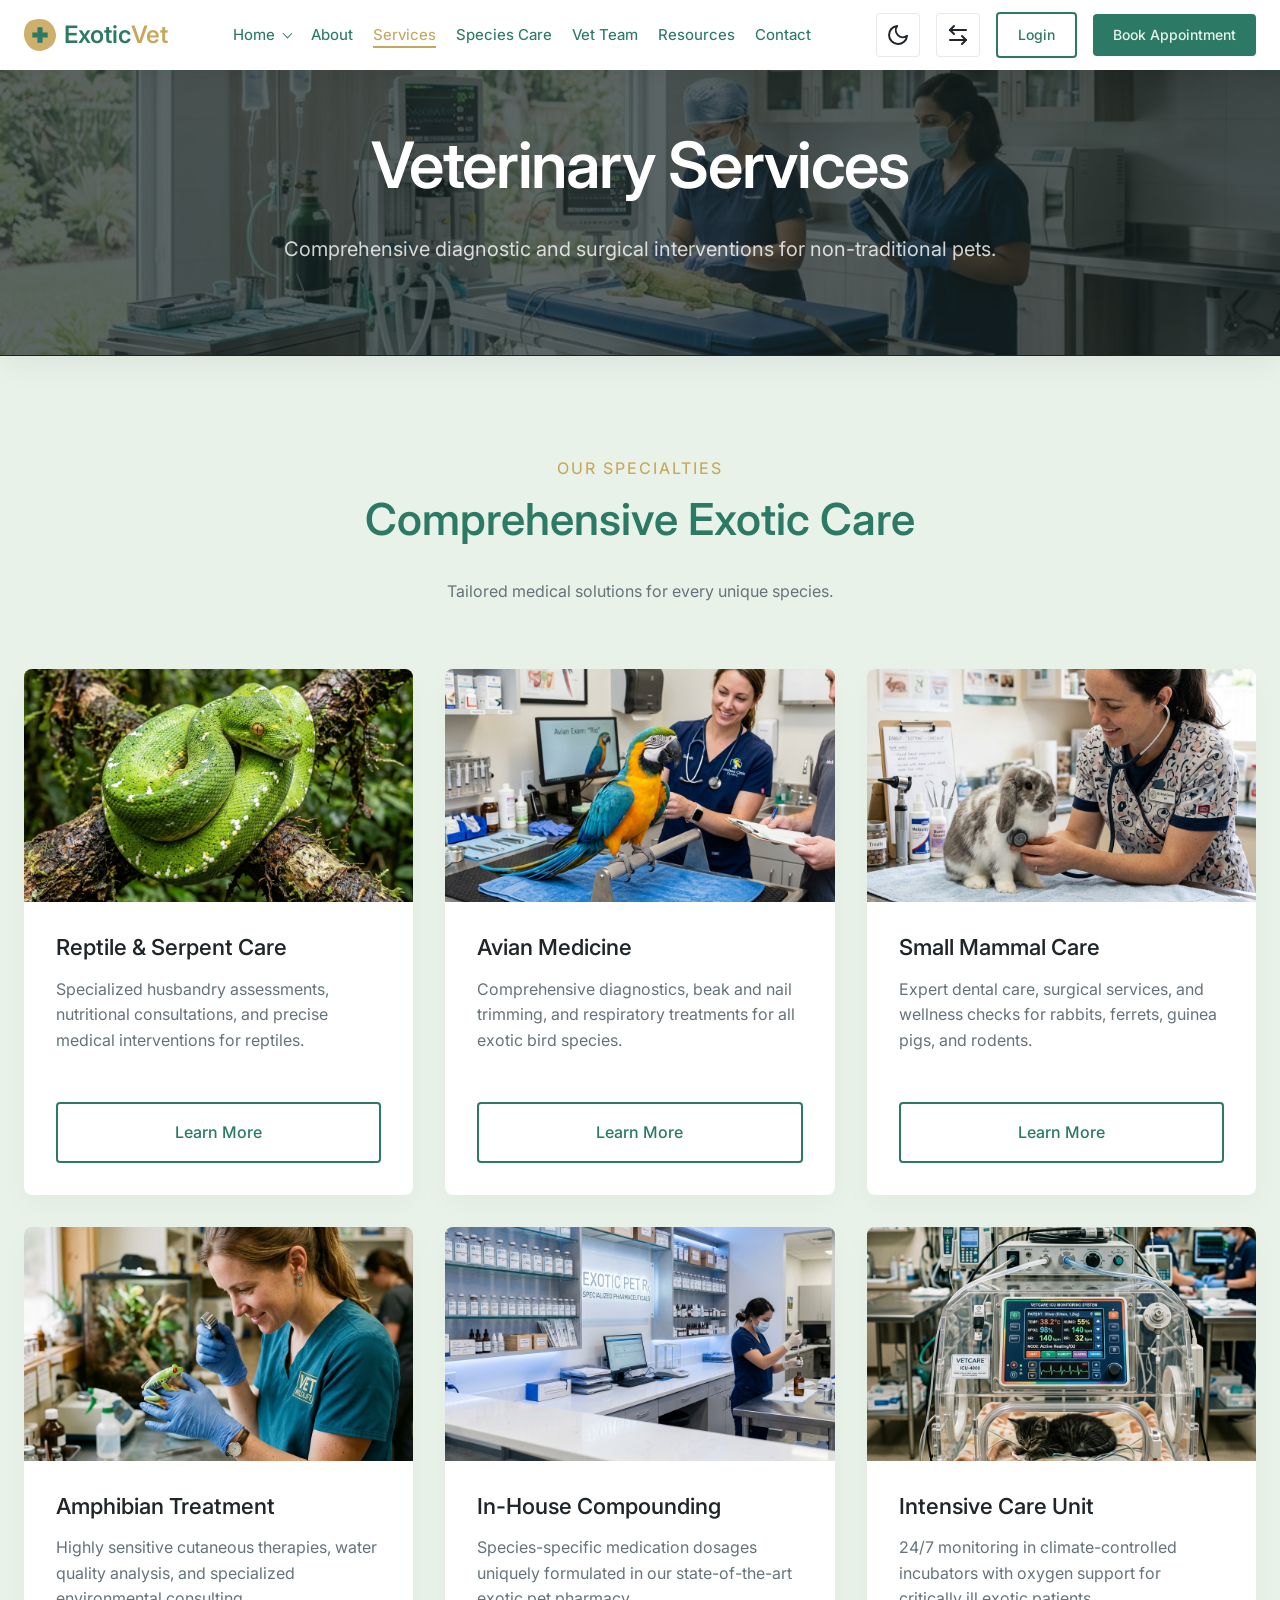
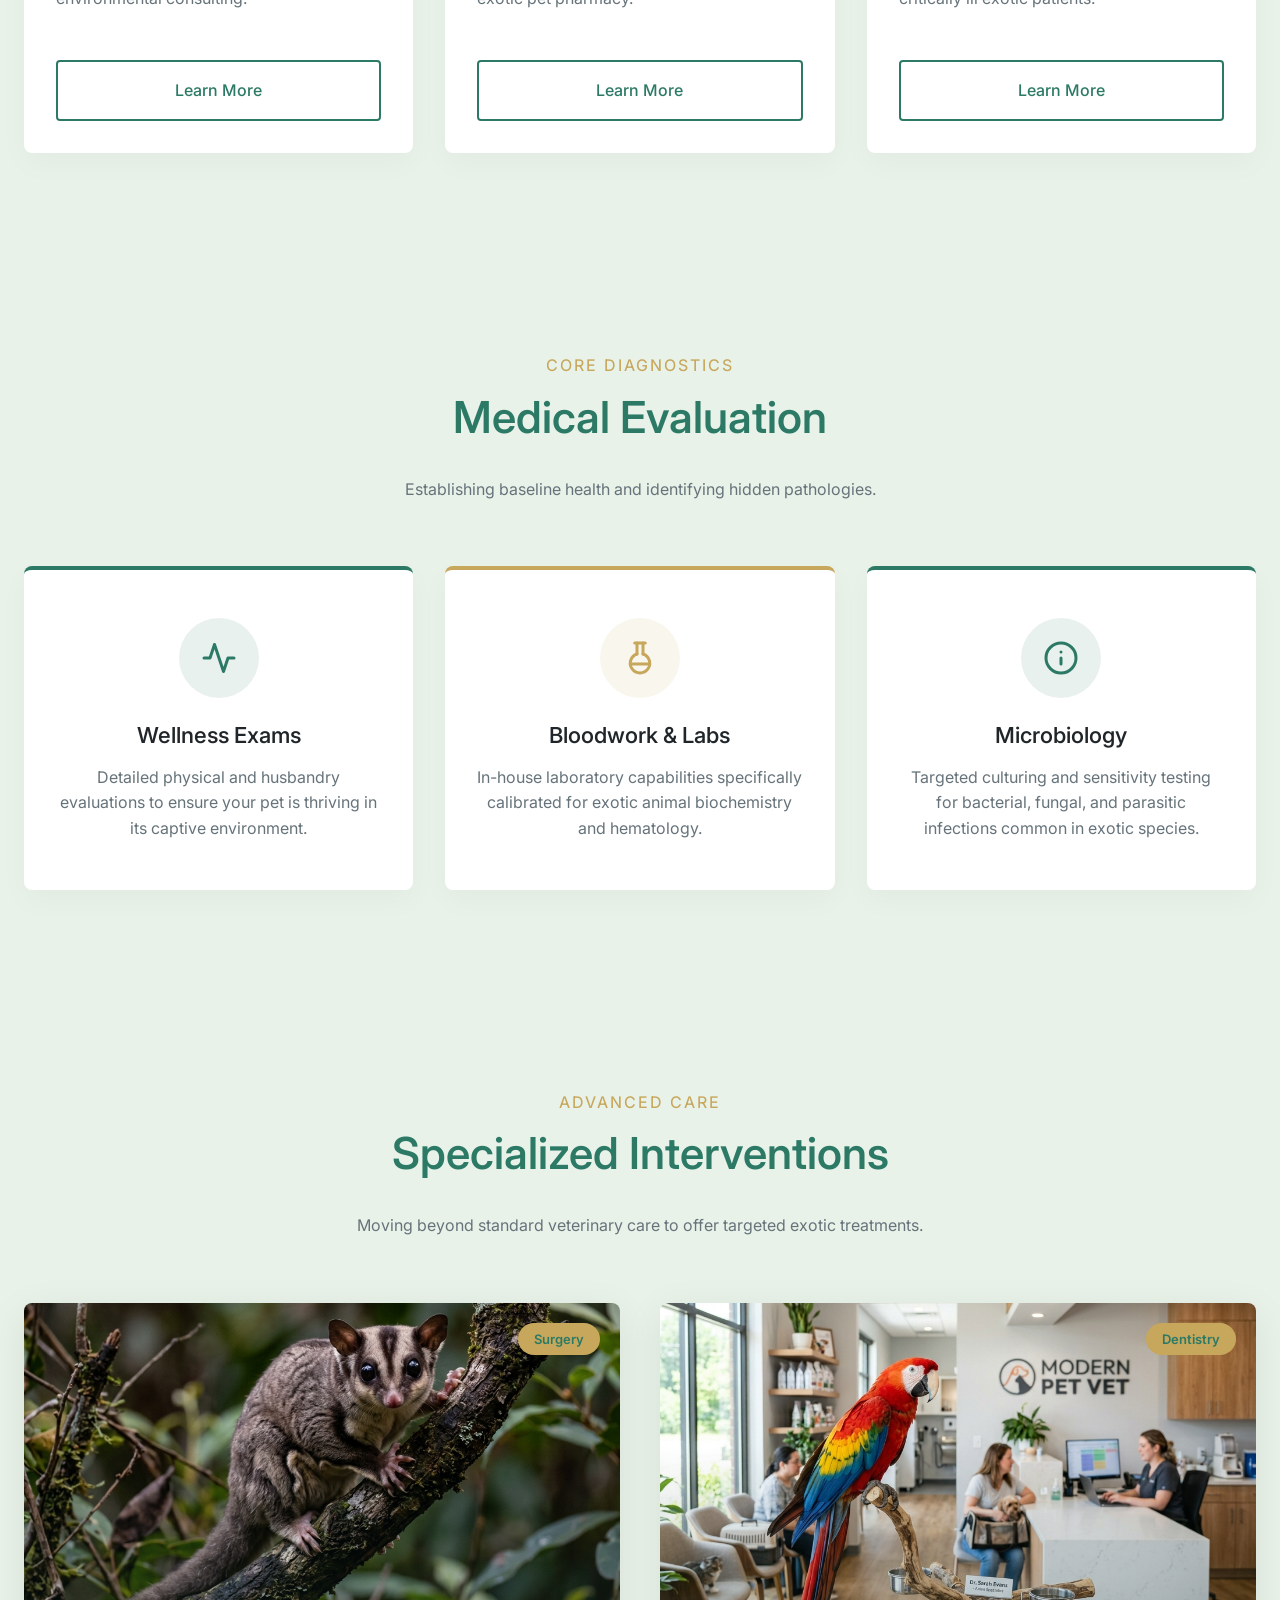
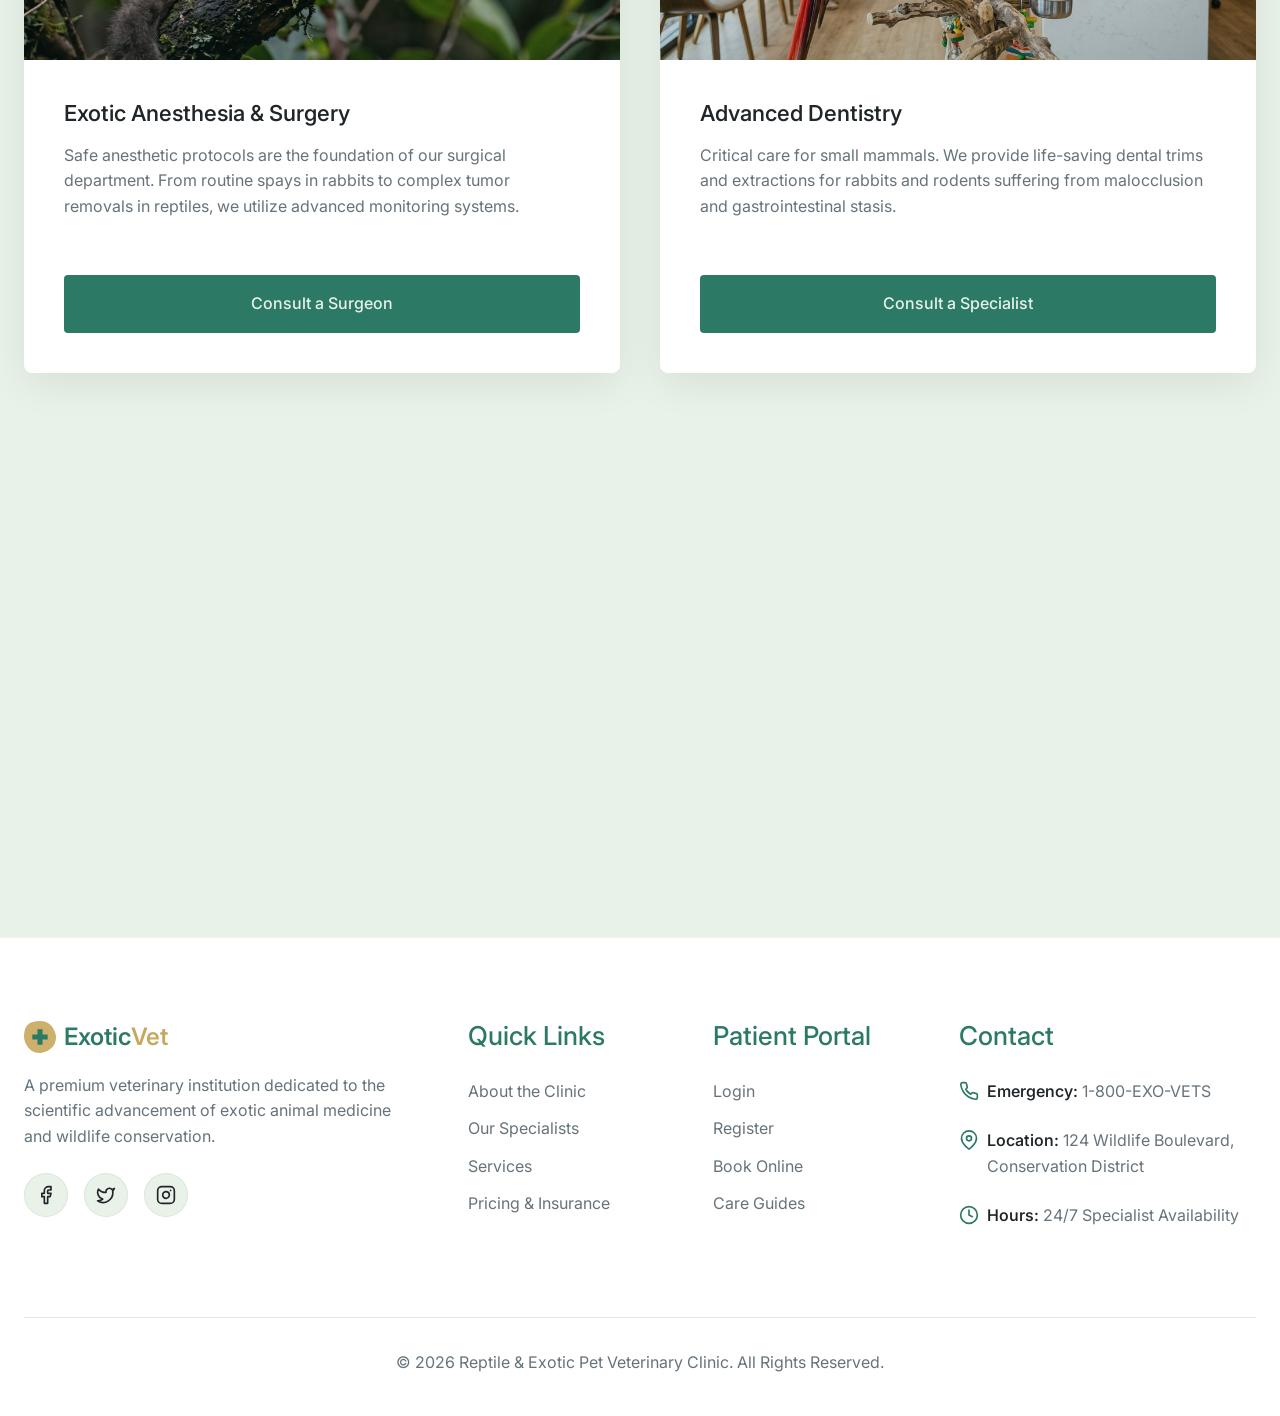
<file: services.html>
<!DOCTYPE html>
<html lang="en" dir="ltr">
<head>
    <meta charset="UTF-8">
    <meta name="viewport" content="width=device-width, initial-scale=1.0">
    <title>Our Services | Reptile & Exotic Pet Veterinary Clinic</title>
    <link rel="icon" type="image/svg+xml" href="assets/images/favicon.svg">
    <link rel="preconnect" href="https://fonts.googleapis.com">
    <link rel="preconnect" href="https://fonts.gstatic.com" crossorigin>
    <link href="https://fonts.googleapis.com/css2?family=Inter:wght@400;450;500;540;550;560;580;600&display=swap" rel="stylesheet">
    <link rel="stylesheet" href="assets/css/style.css">
    <link rel="stylesheet" href="assets/css/dark-mode.css">
    <link rel="stylesheet" href="assets/css/rtl.css">
</head>
<body>

    <header class="site-header">
        <div class="container nav-container">
            <div class="logo">
                <a href="index.html">
                    <svg width="32" height="32" viewBox="0 0 50 50" fill="none" xmlns="http://www.w3.org/2000/svg" style="margin-right: 8px;"><path d="M25 0 C45 0 50 20 50 25 C50 45 30 50 25 50 C5 50 0 30 0 25 C0 5 10 0 25 0 Z" fill="var(--color-accent)" opacity="0.9"/><path d="M25 5 C38 5 45 15 45 25 C45 38 35 45 25 45 C12 45 5 35 5 25 C5 12 12 5 25 5 Z" fill="var(--color-bg)" /><path d="M21 13 H29 V21 H37 V29 H29 V37 H21 V29 H13 V21 H21 V13 Z" fill="var(--color-primary)"/></svg>
                    Exotic<span>Vet</span>
                </a>
            </div>
            <nav class="main-nav">
                <ul>
                    <li class="has-dropdown">
                        <a href="index.html">Home</a>
                        <ul class="dropdown">
                            <li><a href="index.html">Home 1</a></li>
                            <li><a href="home-2.html">Home 2</a></li>
                        </ul>
                    </li>
                    <li><a href="about.html">About</a></li>
                    <li><a href="services.html">Services</a></li>
                    <li><a href="species-care.html">Species Care</a></li>
                    <li><a href="vet-team.html">Vet Team</a></li>
                    <li><a href="resources.html">Resources</a></li>
                    <li><a href="contact.html">Contact</a></li>
                </ul>
            </nav>
            <div class="nav-actions">
                <button class="icon-btn dark-mode-toggle" aria-label="Toggle Dark Mode">
                    <svg width="24" height="24" viewBox="0 0 24 24" fill="none" stroke="currentColor" stroke-width="2" stroke-linecap="round" stroke-linejoin="round"><path d="M21 12.79A9 9 0 1 1 11.21 3 7 7 0 0 0 21 12.79z"></path></svg>
                </button>
                <button class="icon-btn rtl-toggle" aria-label="Toggle RTL">
                    <svg width="24" height="24" viewBox="0 0 24 24" fill="none" stroke="currentColor" stroke-width="2" stroke-linecap="round" stroke-linejoin="round"><path d="M8 3L4 7l4 4"/><path d="M4 7h16"/><path d="M16 21l4-4-4-4"/><path d="M20 17H4"/></svg>
                </button>
                <a href="login.html" class="btn btn-outline">Login</a>
                <a href="appointment-booking.html" class="btn btn-primary">Book Appointment</a>
                <button class="hamburger" id="hamburgerToggle" aria-label="Toggle Menu">
                    <span></span><span></span><span></span>
                </button>
            </div>
        </div>
    </header>

    <div class="off-canvas-menu" id="offCanvasMenu">
        <nav class="off-canvas-nav">
            <a href="index.html">Home</a>
            <a href="home-2.html">Home 2</a>
            <a href="about.html">About</a>
            <a href="services.html">Services</a>
            <a href="species-care.html">Species Care</a>
            <a href="vet-team.html">Vet Team</a>
            <a href="resources.html">Resources</a>
            <a href="contact.html">Contact</a>
            <a href="appointment-booking.html" class="btn btn-accent" style="max-width: 250px; margin-top: 24px;">Book Appointment</a>
        </nav>
    </div>

    <!-- Small Hero Banner -->
    <section class="hero-banner">
        <img src="assets/images/hero_services.png" class="hero-banner-bg" alt="Our Services">
        <div class="container">
            <h1 class="reveal">Veterinary Services</h1>
            <p class="reveal" style="color: var(--text-muted); font-size: 20px;">Comprehensive diagnostic and surgical interventions for non-traditional pets.</p>
        </div>
    </section>

    <!-- New Primary Services Section -->
    <section class="page-section">
        <div class="container">
            <div class="section-header reveal">
                <span class="subheading">Our Specialties</span>
                <h2>Comprehensive Exotic Care</h2>
                <p>Tailored medical solutions for every unique species.</p>
            </div>
            <div class="grid grid-cards grid-cols-3">
                <!-- Card 1 -->
                <div class="card reveal">
                    <div class="card-img-wrapper" style="padding-top: 60%;">
                        <img src="assets/images/img_python_services_1782288594073.png" alt="Reptile Care" class="card-img">
                    </div>
                    <div class="card-body" style="display: flex; flex-direction: column;">
                        <h3 style="margin-bottom: 12px;">Reptile & Serpent Care</h3>
                        <p style="margin-bottom: 24px;">Specialized husbandry assessments, nutritional consultations, and precise medical interventions for reptiles.</p>
                        <div class="card-footer" style="margin-top: auto;">
                            <a href="species-care.html" class="btn btn-outline" style="width: 100%; text-align: center; justify-content: center;">Learn More</a>
                        </div>
                    </div>
                </div>
                <!-- Card 2 -->
                <div class="card reveal" style="transition-delay: 0.1s;">
                    <div class="card-img-wrapper" style="padding-top: 60%;">
                        <img src="assets/images/img_parrot_services_1782288604559.png" alt="Avian Medicine" class="card-img">
                    </div>
                    <div class="card-body" style="display: flex; flex-direction: column;">
                        <h3 style="margin-bottom: 12px;">Avian Medicine</h3>
                        <p style="margin-bottom: 24px;">Comprehensive diagnostics, beak and nail trimming, and respiratory treatments for all exotic bird species.</p>
                        <div class="card-footer" style="margin-top: auto;">
                            <a href="species-care.html" class="btn btn-outline" style="width: 100%; text-align: center; justify-content: center;">Learn More</a>
                        </div>
                    </div>
                </div>
                <!-- Card 3 -->
                <div class="card reveal" style="transition-delay: 0.2s;">
                    <div class="card-img-wrapper" style="padding-top: 60%;">
                        <img src="assets/images/species_rabbit_services_1782288662468.png" alt="Small Mammals" class="card-img">
                    </div>
                    <div class="card-body" style="display: flex; flex-direction: column;">
                        <h3 style="margin-bottom: 12px;">Small Mammal Care</h3>
                        <p style="margin-bottom: 24px;">Expert dental care, surgical services, and wellness checks for rabbits, ferrets, guinea pigs, and rodents.</p>
                        <div class="card-footer" style="margin-top: auto;">
                            <a href="species-care.html" class="btn btn-outline" style="width: 100%; text-align: center; justify-content: center;">Learn More</a>
                        </div>
                    </div>
                </div>
                <!-- Card 4 -->
                <div class="card reveal">
                    <div class="card-img-wrapper" style="padding-top: 60%;">
                        <img src="assets/images/species_amphibian_services_1782288689516.png" alt="Amphibians" class="card-img">
                    </div>
                    <div class="card-body" style="display: flex; flex-direction: column;">
                        <h3 style="margin-bottom: 12px;">Amphibian Treatment</h3>
                        <p style="margin-bottom: 24px;">Highly sensitive cutaneous therapies, water quality analysis, and specialized environmental consulting.</p>
                        <div class="card-footer" style="margin-top: auto;">
                            <a href="species-care.html" class="btn btn-outline" style="width: 100%; text-align: center; justify-content: center;">Learn More</a>
                        </div>
                    </div>
                </div>
                <!-- Card 5 -->
                <div class="card reveal" style="transition-delay: 0.1s;">
                    <div class="card-img-wrapper" style="padding-top: 60%;">
                        <img src="assets/images/facility_exotic_pharmacy.png" alt="Exotic Pharmacy" class="card-img">
                    </div>
                    <div class="card-body" style="display: flex; flex-direction: column;">
                        <h3 style="margin-bottom: 12px;">In-House Compounding</h3>
                        <p style="margin-bottom: 24px;">Species-specific medication dosages uniquely formulated in our state-of-the-art exotic pet pharmacy.</p>
                        <div class="card-footer" style="margin-top: auto;">
                            <a href="services.html" class="btn btn-outline" style="width: 100%; text-align: center; justify-content: center;">Learn More</a>
                        </div>
                    </div>
                </div>
                <!-- Card 6 -->
                <div class="card reveal" style="transition-delay: 0.2s;">
                    <div class="card-img-wrapper" style="padding-top: 60%;">
                        <img src="assets/images/facility_icu_services_1782288549044.png" alt="Intensive Care" class="card-img">
                    </div>
                    <div class="card-body" style="display: flex; flex-direction: column;">
                        <h3 style="margin-bottom: 12px;">Intensive Care Unit</h3>
                        <p style="margin-bottom: 24px;">24/7 monitoring in climate-controlled incubators with oxygen support for critically ill exotic patients.</p>
                        <div class="card-footer" style="margin-top: auto;">
                            <a href="services.html" class="btn btn-outline" style="width: 100%; text-align: center; justify-content: center;">Learn More</a>
                        </div>
                    </div>
                </div>
            </div>
        </div>
    </section>

    <!-- Section 1 -->
    <section class="page-section bg-secondary">
        <div class="container">
            <div class="section-header reveal">
                <span class="subheading">Core Diagnostics</span>
                <h2>Medical Evaluation</h2>
                <p>Establishing baseline health and identifying hidden pathologies.</p>
            </div>
            <div class="grid grid-cards grid-cols-3" style="gap: 32px;">
                <div class="card reveal" style="border-top: 4px solid var(--color-primary); display: flex; flex-direction: column; align-items: center; text-align: center; padding: 48px 32px; background-color: var(--surface-color);">
                    <div style="width: 80px; height: 80px; border-radius: 50%; background: rgba(44, 122, 101, 0.1); display: flex; align-items: center; justify-content: center; margin-bottom: 24px; color: var(--color-primary);">
                        <svg width="36" height="36" viewBox="0 0 24 24" fill="none" stroke="currentColor" stroke-width="2" stroke-linecap="round" stroke-linejoin="round"><path d="M22 12h-4l-3 9L9 3l-3 9H2"/></svg>
                    </div>
                    <div class="card-body" style="padding: 0;">
                        <h3 style="margin-bottom: 16px; font-size: 24px;">Wellness Exams</h3>
                        <p style="margin-bottom: 0;">Detailed physical and husbandry evaluations to ensure your pet is thriving in its captive environment.</p>
                    </div>
                </div>
                <div class="card reveal" style="border-top: 4px solid var(--color-accent); display: flex; flex-direction: column; align-items: center; text-align: center; padding: 48px 32px; background-color: var(--surface-color); transition-delay: 0.1s;">
                    <div style="width: 80px; height: 80px; border-radius: 50%; background: rgba(199, 167, 91, 0.1); display: flex; align-items: center; justify-content: center; margin-bottom: 24px; color: var(--color-accent);">
                        <svg width="36" height="36" viewBox="0 0 24 24" fill="none" stroke="currentColor" stroke-width="2" stroke-linecap="round" stroke-linejoin="round"><path d="M10 2v7.31"/><path d="M14 9.3V1.99"/><path d="M8.5 2h7"/><path d="M14 9.3a6.5 6.5 0 1 1-4 0"/><path d="M5.52 16h12.96"/></svg>
                    </div>
                    <div class="card-body" style="padding: 0;">
                        <h3 style="margin-bottom: 16px; font-size: 24px;">Bloodwork & Labs</h3>
                        <p style="margin-bottom: 0;">In-house laboratory capabilities specifically calibrated for exotic animal biochemistry and hematology.</p>
                    </div>
                </div>
                <div class="card reveal" style="border-top: 4px solid var(--color-primary); display: flex; flex-direction: column; align-items: center; text-align: center; padding: 48px 32px; background-color: var(--surface-color); transition-delay: 0.2s;">
                    <div style="width: 80px; height: 80px; border-radius: 50%; background: rgba(44, 122, 101, 0.1); display: flex; align-items: center; justify-content: center; margin-bottom: 24px; color: var(--color-primary);">
                        <svg width="36" height="36" viewBox="0 0 24 24" fill="none" stroke="currentColor" stroke-width="2" stroke-linecap="round" stroke-linejoin="round"><circle cx="12" cy="12" r="10"/><path d="M12 16v-4"/><path d="M12 8h.01"/></svg>
                    </div>
                    <div class="card-body" style="padding: 0;">
                        <h3 style="margin-bottom: 16px; font-size: 24px;">Microbiology</h3>
                        <p style="margin-bottom: 0;">Targeted culturing and sensitivity testing for bacterial, fungal, and parasitic infections common in exotic species.</p>
                    </div>
                </div>
            </div>
        </div>
    </section>

    <!-- Section 2 -->
    <section class="page-section">
        <div class="container">
            <div class="section-header reveal">
                <span class="subheading">Advanced Care</span>
                <h2>Specialized Interventions</h2>
                <p>Moving beyond standard veterinary care to offer targeted exotic treatments.</p>
            </div>
            <div class="grid grid-cards grid-cols-2" style="gap: 40px;">
                <div class="card reveal advanced-care-card" style="overflow: hidden; display: flex; flex-direction: column; height: 100%; border: none; background-color: var(--surface-color);">
                    <div class="card-img-wrapper" style="padding-top: 60%; position: relative; overflow: hidden;">
                        <img src="assets/images/species_sugar_glider_services_1782288625825.png" alt="Surgery" class="card-img" style="transition: transform 0.6s cubic-bezier(0.25, 1, 0.5, 1); width: 100%; height: 100%; object-fit: cover; position: absolute; top: 0; left: 0;">
                        <div class="img-overlay" style="position: absolute; top: 0; left: 0; width: 100%; height: 100%; background: linear-gradient(to top, rgba(22, 56, 50, 0.9), transparent 60%); opacity: 0.3; transition: opacity 0.4s ease;"></div>
                        <div class="badge" style="position: absolute; top: 20px; right: 20px; background: var(--color-accent); color: var(--color-primary); font-weight: 600; padding: 6px 16px; border-radius: 20px; font-size: 13px; z-index: 2;">Surgery</div>
                    </div>
                    <div class="card-body" style="padding: 40px; display: flex; flex-direction: column; flex-grow: 1;">
                        <h3 style="margin-bottom: 16px; font-size: 28px;">Exotic Anesthesia & Surgery</h3>
                        <p style="margin-bottom: 32px; flex-grow: 1;">Safe anesthetic protocols are the foundation of our surgical department. From routine spays in rabbits to complex tumor removals in reptiles, we utilize advanced monitoring systems.</p>
                        <div class="card-footer" style="margin-top: auto;">
                            <a href="contact.html" class="btn btn-primary btn-hover-slide" style="width: 100%; justify-content: center; transition: all 0.3s ease;">Consult a Surgeon</a>
                        </div>
                    </div>
                </div>
                
                <div class="card reveal advanced-care-card" style="overflow: hidden; display: flex; flex-direction: column; height: 100%; border: none; background-color: var(--surface-color); transition-delay: 0.1s;">
                    <div class="card-img-wrapper" style="padding-top: 60%; position: relative; overflow: hidden;">
                        <img src="assets/images/species_parrot_services_1782288703275.png" alt="Dentistry" class="card-img" style="transition: transform 0.6s cubic-bezier(0.25, 1, 0.5, 1); width: 100%; height: 100%; object-fit: cover; position: absolute; top: 0; left: 0;">
                        <div class="img-overlay" style="position: absolute; top: 0; left: 0; width: 100%; height: 100%; background: linear-gradient(to top, rgba(22, 56, 50, 0.9), transparent 60%); opacity: 0.3; transition: opacity 0.4s ease;"></div>
                        <div class="badge" style="position: absolute; top: 20px; right: 20px; background: var(--color-accent); color: var(--color-primary); font-weight: 600; padding: 6px 16px; border-radius: 20px; font-size: 13px; z-index: 2;">Dentistry</div>
                    </div>
                    <div class="card-body" style="padding: 40px; display: flex; flex-direction: column; flex-grow: 1;">
                        <h3 style="margin-bottom: 16px; font-size: 28px;">Advanced Dentistry</h3>
                        <p style="margin-bottom: 32px; flex-grow: 1;">Critical care for small mammals. We provide life-saving dental trims and extractions for rabbits and rodents suffering from malocclusion and gastrointestinal stasis.</p>
                        <div class="card-footer" style="margin-top: auto;">
                            <a href="contact.html" class="btn btn-primary btn-hover-slide" style="width: 100%; justify-content: center; transition: all 0.3s ease;">Consult a Specialist</a>
                        </div>
                    </div>
                </div>
            </div>

            <style>
                .advanced-care-card {
                    box-shadow: 0 10px 40px rgba(0,0,0,0.08);
                    transition: transform 0.4s cubic-bezier(0.25, 1, 0.5, 1), box-shadow 0.4s ease;
                }
                body.dark-mode .advanced-care-card {
                    box-shadow: 0 10px 40px rgba(0,0,0,0.3);
                }
                .advanced-care-card:hover {
                    transform: translateY(-8px);
                    box-shadow: 0 25px 60px rgba(22, 56, 50, 0.15);
                }
                body.dark-mode .advanced-care-card:hover {
                    box-shadow: 0 25px 60px rgba(0, 0, 0, 0.5);
                }
                .advanced-care-card:hover .card-img {
                    transform: scale(1.08) !important;
                }
                .advanced-care-card:hover .img-overlay {
                    opacity: 0.8 !important;
                }
                .advanced-care-card:hover .btn-hover-slide {
                    background-color: var(--color-accent);
                    color: var(--color-primary);
                    border-color: var(--color-accent);
                }
                .advanced-care-card:hover .btn-hover-slide svg {
                    transform: translateX(6px) !important;
                }
            </style>
        </div>
    </section>

    <!-- Section 3 -->
    <section class="page-section bg-secondary">
        <div class="container text-center reveal">
            <div class="section-header" style="margin-bottom: 32px;">
                <span class="subheading">Immediate Assistance</span>
                <h2>Emergency & Critical Care</h2>
                <p>When minutes matter, our specialized intensive care unit is ready with oxygen chambers, incubators, and emergency life support.</p>
            </div>
            <a href="appointment-booking.html" class="btn btn-primary">Book an Appointment</a>
        </div>
    </section>

    <footer class="site-footer">
        <div class="container">
            <div class="footer-grid">
                <div class="footer-col">
                    <div class="logo" style="margin-bottom: 16px;">
                        <a href="index.html">
                            <svg width="32" height="32" viewBox="0 0 50 50" fill="none" xmlns="http://www.w3.org/2000/svg" style="margin-right: 8px;"><path d="M25 0 C45 0 50 20 50 25 C50 45 30 50 25 50 C5 50 0 30 0 25 C0 5 10 0 25 0 Z" fill="var(--color-accent)" opacity="0.9"/><path d="M25 5 C38 5 45 15 45 25 C45 38 35 45 25 45 C12 45 5 35 5 25 C5 12 12 5 25 5 Z" fill="var(--color-bg)" /><path d="M21 13 H29 V21 H37 V29 H29 V37 H21 V29 H13 V21 H21 V13 Z" fill="var(--color-primary)"/></svg>
                            Exotic<span>Vet</span>
                        </a>
                    </div>
                    <p>A premium veterinary institution dedicated to the scientific advancement of exotic animal medicine and wildlife conservation.</p>
                    <div class="footer-socials">
                        <a href="#" aria-label="Facebook"><svg viewBox="0 0 24 24" width="20" height="20" fill="none" stroke="currentColor" stroke-width="2" stroke-linecap="round" stroke-linejoin="round"><path d="M18 2h-3a5 5 0 0 0-5 5v3H7v4h3v8h4v-8h3l1-4h-4V7a1 1 0 0 1 1-1h3z"></path></svg></a>
                        <a href="#" aria-label="Twitter"><svg viewBox="0 0 24 24" width="20" height="20" fill="none" stroke="currentColor" stroke-width="2" stroke-linecap="round" stroke-linejoin="round"><path d="M22 4s-.7 2.1-2 3.4c1.6 10-9.4 17.3-18 11.6 2.2.1 4.4-.6 6-2C3 15.5.5 9.6 3 5c2.2 2.6 5.6 4.1 9 4-.9-4.2 4-6.6 7-3.8 1.1 0 3-1.2 3-1.2z"></path></svg></a>
                        <a href="#" aria-label="Instagram"><svg viewBox="0 0 24 24" width="20" height="20" fill="none" stroke="currentColor" stroke-width="2" stroke-linecap="round" stroke-linejoin="round"><rect x="2" y="2" width="20" height="20" rx="5" ry="5"></rect><path d="M16 11.37A4 4 0 1 1 12.63 8 4 4 0 0 1 16 11.37z"></path><line x1="17.5" y1="6.5" x2="17.51" y2="6.5"></line></svg></a>
                    </div>
                </div>
                <div class="footer-col">
                    <h4>Quick Links</h4>
                    <ul>
                        <li><a href="about.html">About the Clinic</a></li>
                        <li><a href="vet-team.html">Our Specialists</a></li>
                        <li><a href="services.html">Services</a></li>
                        <li><a href="pricing.html">Pricing & Insurance</a></li>
                    </ul>
                </div>
                <div class="footer-col">
                    <h4>Patient Portal</h4>
                    <ul>
                        <li><a href="login.html">Login</a></li>
                        <li><a href="register.html">Register</a></li>
                        <li><a href="appointment-booking.html">Book Online</a></li>
                        <li><a href="resources.html">Care Guides</a></li>
                    </ul>
                </div>
                <div class="footer-col">
                    <h4>Contact</h4>
                    <p style="display: flex; align-items: flex-start; gap: 8px;"><svg viewBox="0 0 24 24" width="20" height="20" fill="none" stroke="currentColor" stroke-width="2" stroke-linecap="round" stroke-linejoin="round" style="flex-shrink: 0; margin-top: 2px; color: var(--color-primary);"><path d="M22 16.92v3a2 2 0 0 1-2.18 2 19.79 19.79 0 0 1-8.63-3.07 19.5 19.5 0 0 1-6-6 19.79 19.79 0 0 1-3.07-8.67A2 2 0 0 1 4.11 2h3a2 2 0 0 1 2 1.72 12.84 12.84 0 0 0 .7 2.81 2 2 0 0 1-.45 2.11L8.09 9.91a16 16 0 0 0 6 6l1.27-1.27a2 2 0 0 1 2.11-.45 12.84 12.84 0 0 0 2.81.7A2 2 0 0 1 22 16.92z"></path></svg> <span><strong>Emergency:</strong> 1-800-EXO-VETS</span></p>
                    <p style="display: flex; align-items: flex-start; gap: 8px;"><svg viewBox="0 0 24 24" width="20" height="20" fill="none" stroke="currentColor" stroke-width="2" stroke-linecap="round" stroke-linejoin="round" style="flex-shrink: 0; margin-top: 2px; color: var(--color-primary);"><path d="M21 10c0 7-9 13-9 13s-9-6-9-13a9 9 0 0 1 18 0z"></path><circle cx="12" cy="10" r="3"></circle></svg> <span><strong>Location:</strong> 124 Wildlife Boulevard, Conservation District</span></p>
                    <p style="display: flex; align-items: flex-start; gap: 8px;"><svg viewBox="0 0 24 24" width="20" height="20" fill="none" stroke="currentColor" stroke-width="2" stroke-linecap="round" stroke-linejoin="round" style="flex-shrink: 0; margin-top: 2px; color: var(--color-primary);"><circle cx="12" cy="12" r="10"></circle><polyline points="12 6 12 12 16 14"></polyline></svg> <span><strong>Hours:</strong> 24/7 Specialist Availability</span></p>
                </div>
            </div>
            <div class="footer-bottom">
                <p>&copy; 2026 Reptile & Exotic Pet Veterinary Clinic. All Rights Reserved.</p>
            </div>
        </div>
    </footer>

<button id="back-to-top" class="back-to-top" aria-label="Back to top">
    <svg width="24" height="24" viewBox="0 0 24 24" fill="none" stroke="currentColor" stroke-width="2" stroke-linecap="round" stroke-linejoin="round"><path d="M12 19V5M5 12l7-7 7 7"/></svg>
</button>

    <script src="assets/js/main.js"></script>
    <style>
        /* Global Fix for Grid Cards Spacing (All screen sizes) */
        .page-section .grid-cards .card-body h3 {
            min-height: auto !important;
            margin-bottom: 16px !important;
            font-size: 22px !important;
            line-height: 1.2 !important;
        }
        .page-section .grid-cards .card-body p {
            flex-grow: 0 !important;
        }
        .page-section .grid-cards .card-body {
            justify-content: flex-start !important;
        }
    </style>
</body>
</html>
</file>
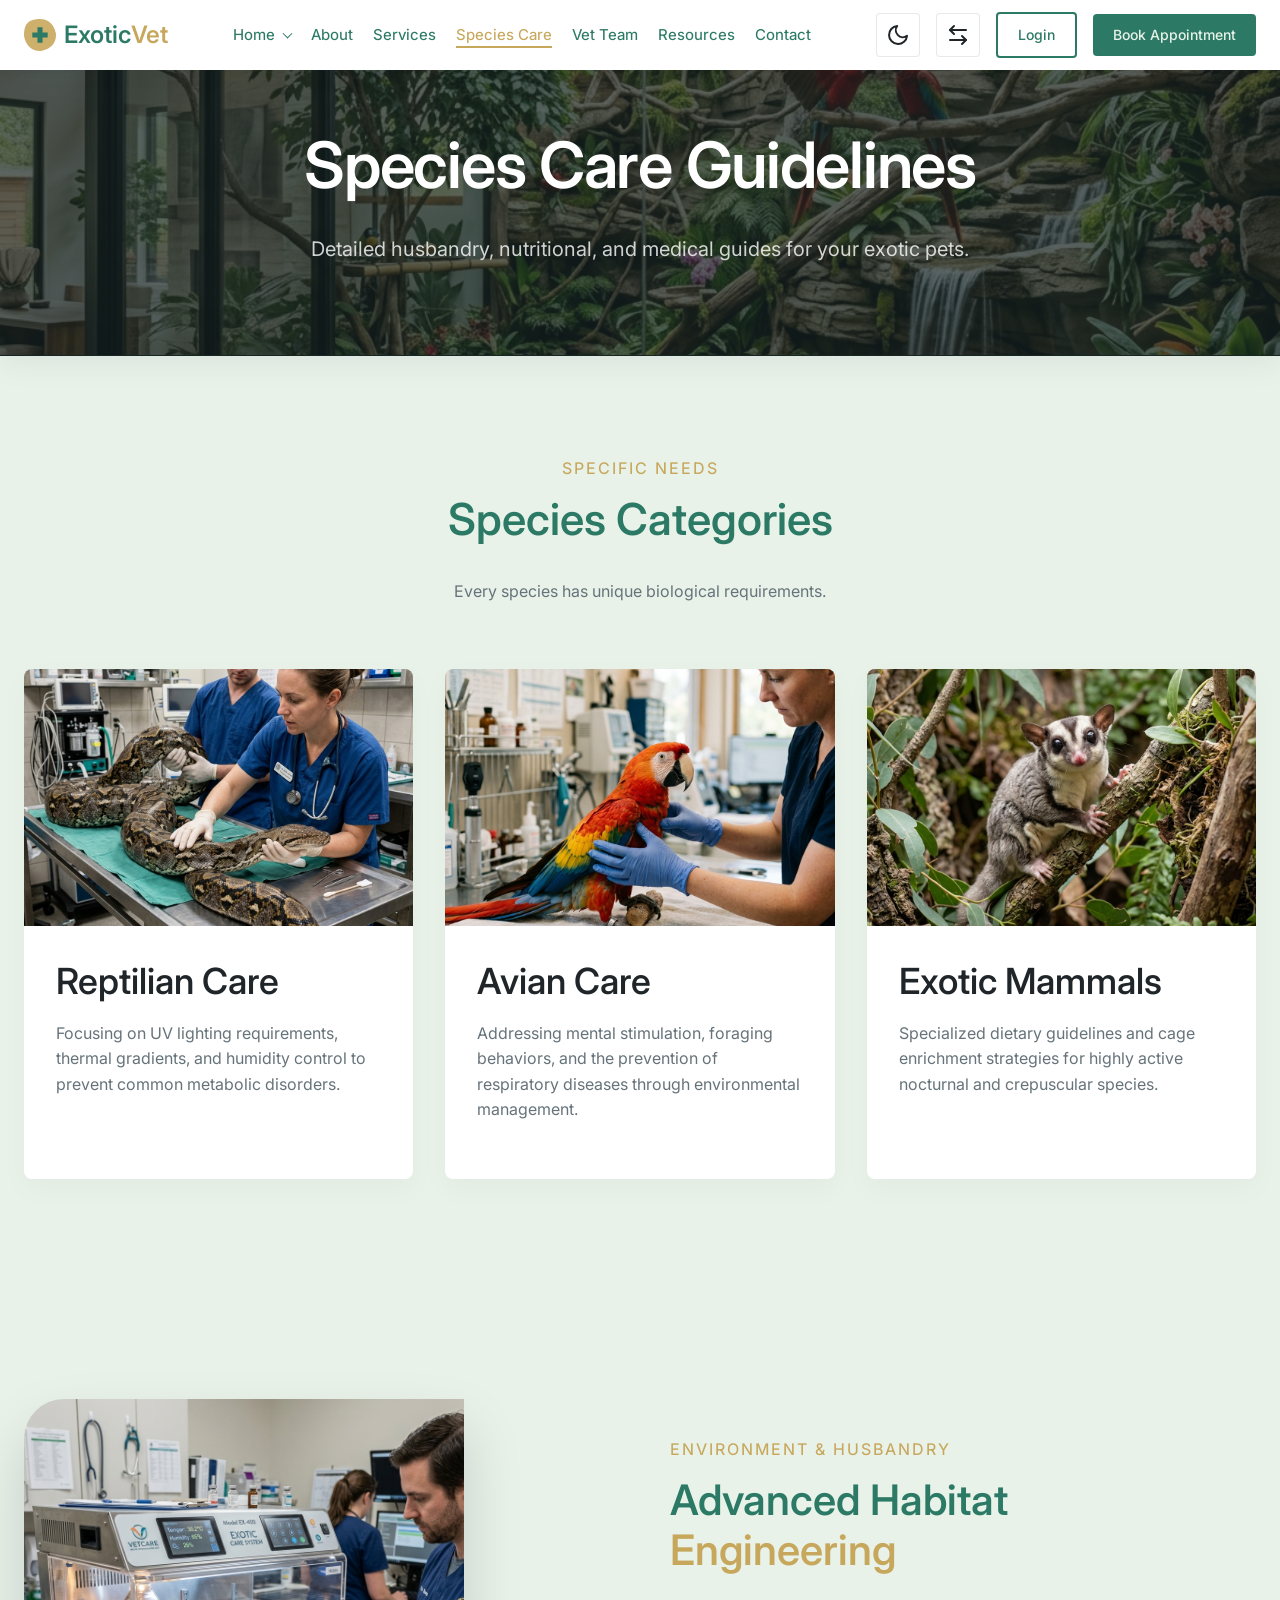
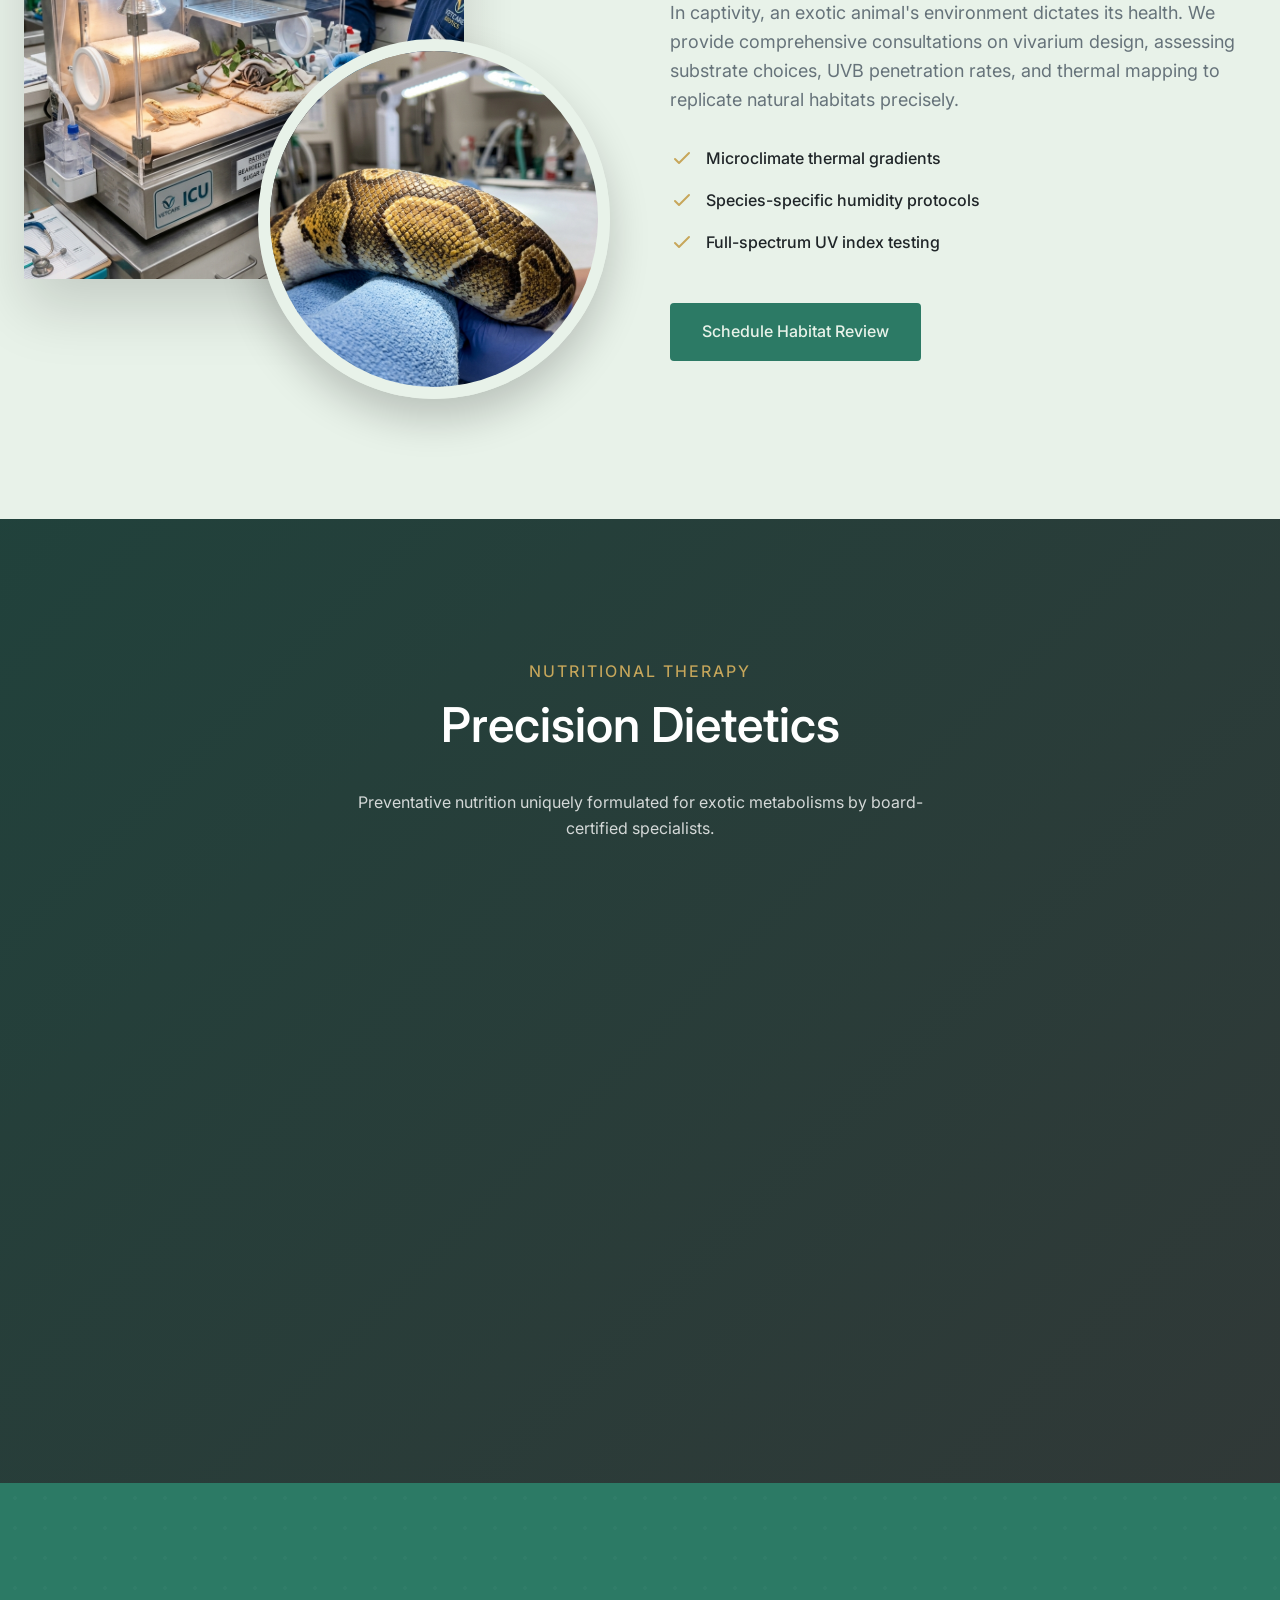
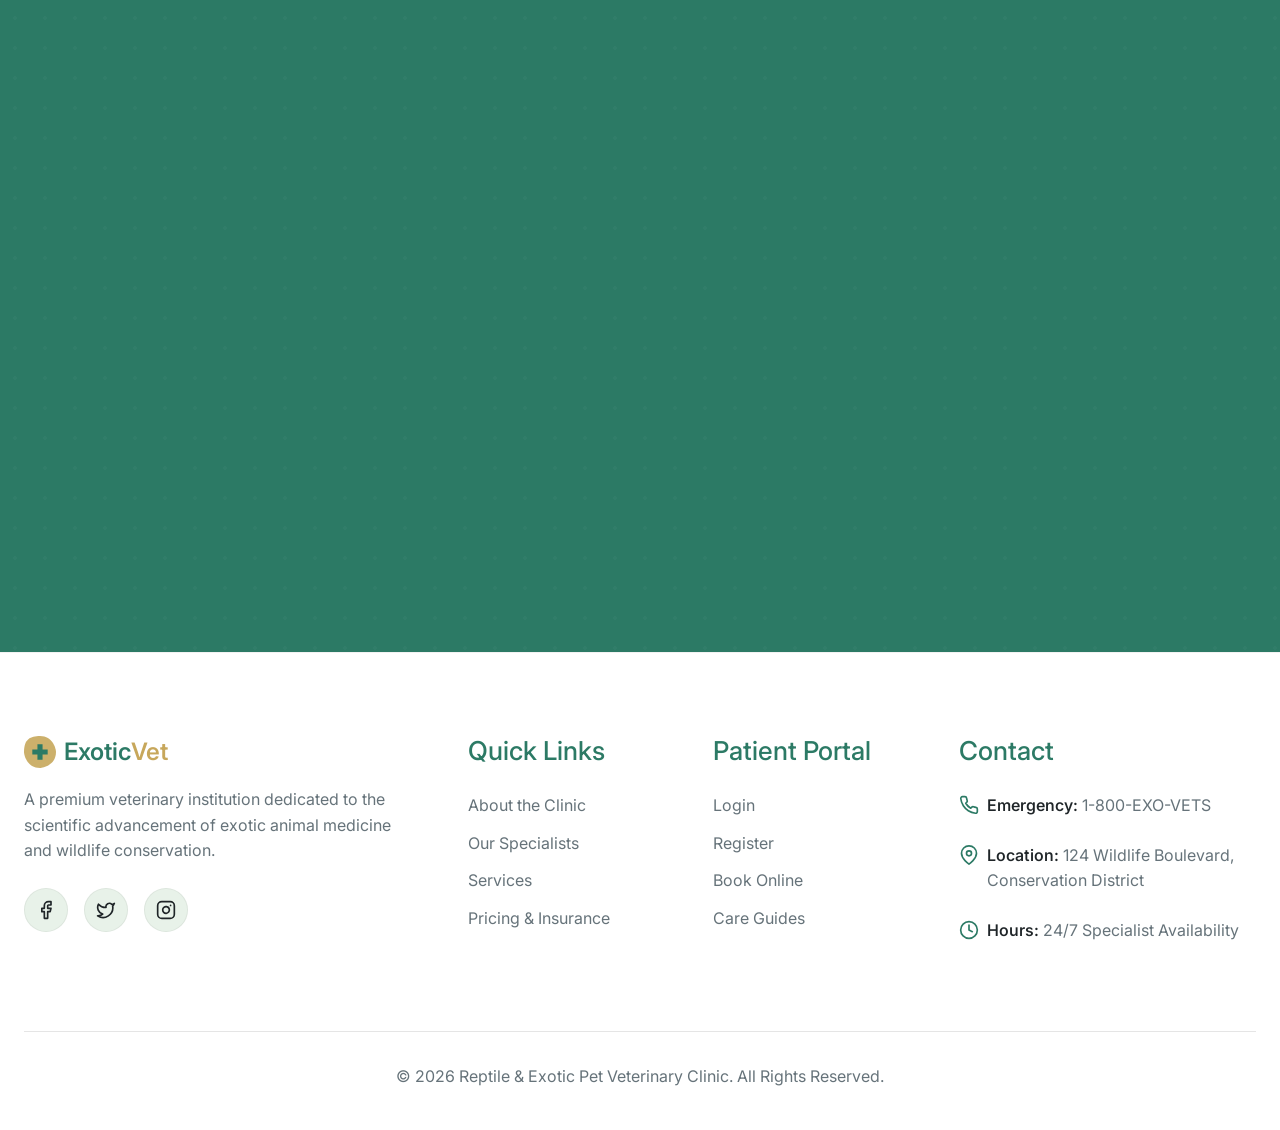
<file: species-care.html>
<!DOCTYPE html>
<html lang="en" dir="ltr">
<head>
    <meta charset="UTF-8">
    <meta name="viewport" content="width=device-width, initial-scale=1.0">
    <title>Species Care Guidelines | Reptile & Exotic Pet Veterinary Clinic</title>
    <link rel="icon" type="image/svg+xml" href="assets/images/favicon.svg">
    <link rel="preconnect" href="https://fonts.googleapis.com">
    <link rel="preconnect" href="https://fonts.gstatic.com" crossorigin>
    <link href="https://fonts.googleapis.com/css2?family=Inter:wght@400;450;500;540;550;560;580;600&display=swap" rel="stylesheet">
    <link rel="stylesheet" href="assets/css/style.css">
    <link rel="stylesheet" href="assets/css/dark-mode.css">
    <link rel="stylesheet" href="assets/css/rtl.css">
</head>
<body>

    <header class="site-header">
        <div class="container nav-container">
            <div class="logo">
                <a href="index.html">
                    <svg width="32" height="32" viewBox="0 0 50 50" fill="none" xmlns="http://www.w3.org/2000/svg" style="margin-right: 8px;"><path d="M25 0 C45 0 50 20 50 25 C50 45 30 50 25 50 C5 50 0 30 0 25 C0 5 10 0 25 0 Z" fill="var(--color-accent)" opacity="0.9"/><path d="M25 5 C38 5 45 15 45 25 C45 38 35 45 25 45 C12 45 5 35 5 25 C5 12 12 5 25 5 Z" fill="var(--color-bg)" /><path d="M21 13 H29 V21 H37 V29 H29 V37 H21 V29 H13 V21 H21 V13 Z" fill="var(--color-primary)"/></svg>
                    Exotic<span>Vet</span>
                </a>
            </div>
            <nav class="main-nav">
                <ul>
                    <li class="has-dropdown">
                        <a href="index.html">Home</a>
                        <ul class="dropdown">
                            <li><a href="index.html">Home 1</a></li>
                            <li><a href="home-2.html">Home 2</a></li>
                        </ul>
                    </li>
                    <li><a href="about.html">About</a></li>
                    <li><a href="services.html">Services</a></li>
                    <li><a href="species-care.html">Species Care</a></li>
                    <li><a href="vet-team.html">Vet Team</a></li>
                    <li><a href="resources.html">Resources</a></li>
                    <li><a href="contact.html">Contact</a></li>
                </ul>
            </nav>
            <div class="nav-actions">
                <button class="icon-btn dark-mode-toggle" aria-label="Toggle Dark Mode">
                    <svg width="24" height="24" viewBox="0 0 24 24" fill="none" stroke="currentColor" stroke-width="2" stroke-linecap="round" stroke-linejoin="round"><path d="M21 12.79A9 9 0 1 1 11.21 3 7 7 0 0 0 21 12.79z"></path></svg>
                </button>
                <button class="icon-btn rtl-toggle" aria-label="Toggle RTL">
                    <svg width="24" height="24" viewBox="0 0 24 24" fill="none" stroke="currentColor" stroke-width="2" stroke-linecap="round" stroke-linejoin="round"><path d="M8 3L4 7l4 4"/><path d="M4 7h16"/><path d="M16 21l4-4-4-4"/><path d="M20 17H4"/></svg>
                </button>
                <a href="login.html" class="btn btn-outline">Login</a>
                <a href="appointment-booking.html" class="btn btn-primary">Book Appointment</a>
                <button class="hamburger" id="hamburgerToggle" aria-label="Toggle Menu">
                    <span></span><span></span><span></span>
                </button>
            </div>
        </div>
    </header>

    <div class="off-canvas-menu" id="offCanvasMenu">
        <nav class="off-canvas-nav">
            <a href="index.html">Home</a>
            <a href="home-2.html">Home 2</a>
            <a href="about.html">About</a>
            <a href="services.html">Services</a>
            <a href="species-care.html">Species Care</a>
            <a href="vet-team.html">Vet Team</a>
            <a href="resources.html">Resources</a>
            <a href="contact.html">Contact</a>
            <a href="appointment-booking.html" class="btn btn-accent" style="max-width: 250px; margin-top: 24px;">Book Appointment</a>
        </nav>
    </div>

    <!-- Small Hero Banner -->
    <section class="hero-banner">
        <img src="assets/images/hero_species.png" class="hero-banner-bg" alt="Species Care Guidelines">
        <div class="container">
            <h1 class="reveal">Species Care Guidelines</h1>
            <p class="reveal" style="color: var(--text-muted); font-size: 20px;">Detailed husbandry, nutritional, and medical guides for your exotic pets.</p>
        </div>
    </section>

    <!-- Section 1 -->
    <section class="page-section">
        <div class="container">
            <div class="section-header reveal">
                <span class="subheading">Specific Needs</span>
                <h2>Species Categories</h2>
                <p>Every species has unique biological requirements.</p>
            </div>
            <div class="grid grid-cards grid-cols-3">
                <div class="card reveal">
                    <div class="card-img-wrapper">
                        <img src="assets/images/species_python_care_1782288512898.png" alt="Reptiles" class="card-img">
                    </div>
                    <div class="card-body">
                        <h3>Reptilian Care</h3>
                        <p>Focusing on UV lighting requirements, thermal gradients, and humidity control to prevent common metabolic disorders.</p>
                    </div>
                </div>
                <div class="card reveal" style="transition-delay: 0.1s;">
                    <div class="card-img-wrapper">
                        <img src="assets/images/species_parrot_1782134654127.png" alt="Birds" class="card-img">
                    </div>
                    <div class="card-body">
                        <h3>Avian Care</h3>
                        <p>Addressing mental stimulation, foraging behaviors, and the prevention of respiratory diseases through environmental management.</p>
                    </div>
                </div>
                <div class="card reveal" style="transition-delay: 0.2s;">
                    <div class="card-img-wrapper">
                        <img src="assets/images/species_sugar_glider_care_1782288639261.png" alt="Mammals" class="card-img">
                    </div>
                    <div class="card-body">
                        <h3>Exotic Mammals</h3>
                        <p>Specialized dietary guidelines and cage enrichment strategies for highly active nocturnal and crepuscular species.</p>
                    </div>
                </div>
            </div>
        </div>
    </section>

    <!-- Unique Section 2: Habitat Engineering -->
    <section class="page-section bg-secondary" style="overflow: hidden; padding-top: 120px; padding-bottom: 120px;">
        <div class="container">
            <div class="habitat-grid">
                <div class="habitat-images reveal">
                    <img src="assets/images/facility_icu_care_1782288560619.png" alt="Incubator" class="habitat-img-main anim-float-slow">
                    <img src="assets/images/img_python_4.png" alt="Python" class="habitat-img-sub anim-float-delayed">
                    <div class="habitat-shape"></div>
                </div>
                <div class="habitat-content reveal">
                    <span class="subheading">Environment & Husbandry</span>
                    <h2 style="font-size: 42px; margin-bottom: 24px;">Advanced Habitat<br><span style="color: var(--color-accent);">Engineering</span></h2>
                    <p style="font-size: 18px; margin-bottom: 32px;">In captivity, an exotic animal's environment dictates its health. We provide comprehensive consultations on vivarium design, assessing substrate choices, UVB penetration rates, and thermal mapping to replicate natural habitats precisely.</p>
                    <ul class="habitat-list">
                        <li><svg viewBox="0 0 24 24" fill="none" stroke="currentColor"><path stroke-linecap="round" stroke-linejoin="round" stroke-width="2" d="M5 13l4 4L19 7"/></svg> <span>Microclimate thermal gradients</span></li>
                        <li><svg viewBox="0 0 24 24" fill="none" stroke="currentColor"><path stroke-linecap="round" stroke-linejoin="round" stroke-width="2" d="M5 13l4 4L19 7"/></svg> <span>Species-specific humidity protocols</span></li>
                        <li><svg viewBox="0 0 24 24" fill="none" stroke="currentColor"><path stroke-linecap="round" stroke-linejoin="round" stroke-width="2" d="M5 13l4 4L19 7"/></svg> <span>Full-spectrum UV index testing</span></li>
                    </ul>
                    <a href="contact.html" class="btn btn-primary" style="margin-top: 32px;">Schedule Habitat Review</a>
                </div>
            </div>
        </div>
        <style>
            .habitat-grid {
                display: grid;
                grid-template-columns: 1fr 1fr;
                gap: 60px;
                align-items: center;
            }
            .habitat-images {
                position: relative;
                height: 600px;
            }
            .habitat-img-main {
                position: absolute;
                width: 75%;
                height: 80%;
                object-fit: cover;
                border-radius: 40px 0 40px 0;
                top: 0;
                left: 0;
                z-index: 2;
                box-shadow: 0 30px 60px rgba(0,0,0,0.15);
            }
            .habitat-img-sub {
                position: absolute;
                width: 60%;
                height: 60%;
                object-fit: cover;
                border-radius: 50%;
                bottom: 0;
                right: 0;
                z-index: 3;
                border: 12px solid var(--bg-color);
                box-shadow: 0 20px 40px rgba(0,0,0,0.2);
            }
            .habitat-shape {
                position: absolute;
                width: 80%;
                height: 80%;
                border-radius: 50%;
                background: radial-gradient(var(--color-accent) 0%, transparent 60%);
                opacity: 0.1;
                top: 10%;
                left: 10%;
                z-index: 1;
            }
            .anim-float-slow {
                animation: floatUp 6s ease-in-out infinite alternate;
            }
            .anim-float-delayed {
                animation: floatUp 7s ease-in-out infinite alternate-reverse 1s;
            }
            @keyframes floatUp {
                0% { transform: translateY(0); }
                100% { transform: translateY(-30px); }
            }
            .habitat-list {
                list-style: none;
                padding: 0;
            }
            .habitat-list li {
                display: flex;
                align-items: flex-start;
                margin-bottom: 16px;
                font-weight: 500;
                font-size: 16px;
                text-align: start;
            }
            .habitat-list li svg {
                width: 24px;
                height: 24px;
                color: var(--color-accent);
                margin-inline-end: 12px;
                flex-shrink: 0;
            }
            @media(max-width: 991px) {
                .habitat-grid { grid-template-columns: 1fr; }
                .habitat-images { height: 450px; }
                .habitat-content { text-align: center; }
                .habitat-list { width: max-content; text-align: left; margin: 0 auto; }
                .habitat-list li { justify-content: flex-start; }
            }
        </style>
    </section>

    <!-- Unique Section 3: Precision Dietetics (Parallax Glassmorphism) -->
    <section class="page-section dietetics-section" style="position: relative; padding: 140px 0; background-image: url('assets/images/hero_wildlife_care_1782288573102.png'); background-attachment: fixed; background-size: cover; background-position: center;">
        <div style="position: absolute; top:0; left:0; right:0; bottom:0; background: linear-gradient(135deg, rgba(22, 56, 50, 0.95), rgba(16, 24, 24, 0.85));"></div>
        <div class="container" style="position: relative; z-index: 2;">
            <div class="section-header reveal text-center" style="margin-bottom: 80px;">
                <span class="subheading" style="color: var(--color-accent);">Nutritional Therapy</span>
                <h2 style="color: #fff; font-size: 48px;">Precision Dietetics</h2>
                <p style="color: rgba(255,255,255,0.8); max-width: 600px; margin: 0 auto;">Preventative nutrition uniquely formulated for exotic metabolisms by board-certified specialists.</p>
            </div>
            
            <div class="diet-glass-grid">
                <!-- Card 1 -->
                <div class="glass-card reveal">
                    <div class="glass-icon"><svg width="40" height="40" viewBox="0 0 24 24" fill="none" stroke="currentColor" stroke-width="2" stroke-linecap="round" stroke-linejoin="round"><path d="M11 20A7 7 0 0 1 9.8 6.1C15.5 5 17 4.48 19 2c1 2 2 4.18 2 8 0 5.5-4.78 10-10 10Z"/><path d="M2 22 12 12"/></svg></div>
                    <h3 style="color: #fff;">Herbivore Diets</h3>
                    <p>Detailed breakdowns of calcium-to-phosphorus ratios in leafy greens, crucial for preventing metabolic bone disease in iguanas and tortoises.</p>
                </div>
                <!-- Card 2 -->
                <div class="glass-card reveal" style="transition-delay: 0.15s;">
                    <div class="glass-icon"><svg width="40" height="40" viewBox="0 0 24 24" fill="none" stroke="currentColor" stroke-width="2" stroke-linecap="round" stroke-linejoin="round"><path d="M8 2v4"/><path d="M16 2v4"/><path d="M4.9 19.1 1 23"/><path d="M19.1 19.1 23 23"/><path d="M22 14.5h-4.3"/><path d="M6.3 14.5H2"/><path d="M5 10c0-2.8 3.1-5 7-5s7 2.2 7 5c0 3.3-2.2 6.5-4.5 8.5C13.2 19.8 12.6 20 12 20s-1.2-.2-2.5-1.5C7.2 16.5 5 13.3 5 10Z"/></svg></div>
                    <h3 style="color: #fff;">Insectivore Protocols</h3>
                    <p>Scientific gut-loading and dusting protocols for enriching feeder insects before offering them to reptiles, ensuring optimal nutrient delivery.</p>
                </div>
                <!-- Card 3 -->
                <div class="glass-card reveal" style="transition-delay: 0.3s;">
                    <div class="glass-icon"><svg width="40" height="40" viewBox="0 0 24 24" fill="none" stroke="currentColor" stroke-width="2" stroke-linecap="round" stroke-linejoin="round"><path d="M16 7h.01"/><path d="M3.4 18H12a8 8 0 0 0 8-8V7a4 4 0 0 0-7.28-2.3L2 20h3.4z"/><path d="m20 7 2 .5-2 .5z"/><path d="M10 18v3"/><path d="M14 17.75V21"/><path d="M7 18a6 6 0 0 0 3.84-10.61"/></svg></div>
                    <h3 style="color: #fff;">Avian Foraging</h3>
                    <p>Formulating pellet-based baseline diets supplemented with fresh produce, alongside puzzle feeders to stimulate natural foraging psychology.</p>
                </div>
            </div>
        </div>

        <style>
            .diet-glass-grid {
                display: grid;
                grid-template-columns: repeat(3, 1fr);
                gap: 32px;
                align-items: stretch;
            }
            .glass-card {
                background: rgba(255, 255, 255, 0.05);
                backdrop-filter: blur(16px);
                -webkit-backdrop-filter: blur(16px);
                border: 1px solid rgba(255, 255, 255, 0.1);
                border-radius: 24px;
                padding: 40px 32px;
                color: rgba(255,255,255,0.8);
                transition: transform 0.5s cubic-bezier(0.25, 1, 0.5, 1), background 0.4s ease, border-color 0.4s ease;
                cursor: pointer;
            }
            .glass-card:hover {
                background: rgba(255, 255, 255, 0.1);
                border-color: var(--color-accent);
                transform: translateY(-10px) !important;
            }
            .glass-card h3 {
                min-height: 2.5em; /* Ensures 2-line titles don't push the paragraph down unevenly */
                margin-bottom: 16px;
            }
            .glass-card p {
                color: rgba(255, 255, 255, 0.8);
            }
            .glass-icon {
                margin-bottom: 24px;
                display: inline-flex;
                align-items: center;
                justify-content: center;
                background: rgba(199, 167, 91, 0.2);
                width: 80px; height: 80px;
                border-radius: 50%;
                border: 1px solid rgba(199, 167, 91, 0.3);
                color: var(--color-accent);
            }
            @media(max-width: 991px) {
                .diet-glass-grid {
                    grid-template-columns: 1fr;
                }
                .glass-card {
                    transform: translateY(0) !important;
                    text-align: center;
                }
            }
            
            /* Fix for Specific Needs cards (All screen sizes) */
            .page-section .grid-cards .card-body h3 {
                min-height: auto !important;
                margin-bottom: 16px !important;
            }
            .page-section .grid-cards .card-body p {
                flex-grow: 0 !important;
            }
            .page-section .grid-cards .card-body {
                justify-content: flex-start !important;
            }
            
            /* Fix for Psychological Wellness e-cards (All screen sizes) */
            .enrichment-cards .e-card h4 {
                min-height: auto !important;
                margin-bottom: 16px !important;
            }
        </style>
    </section>

    <!-- Unique Section 4: Behavioral Enrichment -->
    <section class="page-section enrichment-section" style="padding: 120px 0; background-color: var(--color-primary); color: #fff; overflow: hidden; position: relative;">
        <div class="enrichment-pattern"></div>
        <div class="container">
            <div class="enrichment-flex">
                <div class="enrichment-text reveal">
                    <span class="subheading" style="color: var(--color-accent); border-color: var(--color-accent);">Psychological Wellness</span>
                    <h2 style="color: #fff; font-size: 44px; margin-bottom: 24px;">Behavioral Enrichment<br>& Cognitive Health</h2>
                    <p style="color: rgba(255,255,255,0.8); font-size: 18px; margin-bottom: 40px; max-width: 500px;">Exotic species are highly intelligent. Without adequate mental stimulation, they develop severe stress and stereotypic behaviors. We prescribe customized enrichment strategies tailored to your pet's natural instincts.</p>
                    
                    <div class="enrichment-cards">
                        <div class="e-card">
                            <div class="e-icon"><svg width="32" height="32" viewBox="0 0 24 24" fill="none" stroke="currentColor" stroke-width="2" stroke-linecap="round" stroke-linejoin="round"><path d="M19.439 7.85c-.049.322.059.648.289.878l1.568 1.568c.47.47.706 1.087.706 1.704s-.235 1.233-.706 1.704l-1.611 1.611a.98.98 0 0 1-.837.276c-.47-.07-.802-.48-.968-.925a2.501 2.501 0 1 0-3.214 3.214c.446.166.855.497.925.968a.979.979 0 0 1-.276.837l-1.61 1.611c-.941.941-2.468.941-3.409 0L8.728 19.73a.98.98 0 0 1-.276-.837c.07-.47.48-.802.925-9.68a2.5 2.5 0 1 0-3.214-3.214c-.166-.446-.497-.855-.968-.925a.979.979 0 0 1-.837-.276L2.747 11.92c-.941-.941-.941-2.468 0-3.408l1.568-1.568a.98.98 0 0 1 .837-.276c.47.07.802.48.968.925a2.501 2.501 0 1 0 3.214-3.214c-.446-.166-.855-.497-.925-.968a.979.979 0 0 1 .276-.837l1.611-1.61c.941-.941 2.468-.941 3.409 0l1.568 1.568a.98.98 0 0 1 .276.837c-.07.47-.48.802-.925.968a2.5 2.5 0 1 0 3.214 3.214c.166.446.497.855.968.925Z"/></svg></div>
                            <h4>Puzzle Foraging</h4>
                            <p>Simulating wild hunting & gathering.</p>
                        </div>
                        <div class="e-card">
                            <div class="e-icon"><svg width="32" height="32" viewBox="0 0 24 24" fill="none" stroke="currentColor" stroke-width="2" stroke-linecap="round" stroke-linejoin="round"><path d="M14 20v-4c0-2-1-3-3-4"/><path d="M10 20v-4c0-2 1-3 3-4"/><path d="M12 20v-9"/><path d="M12 3a4.5 4.5 0 0 0-4.5 4.5C7.5 7.5 5 9 5 11c0 2 1.5 3 3 3h8c1.5 0 3-1 3-3 0-2-2.5-3.5-2.5-3.5A4.5 4.5 0 0 0 12 3Z"/></svg></div>
                            <h4>Spatial Complexity</h4>
                            <p>Designing dynamic, vertical climbing spaces.</p>
                        </div>
                    </div>
                </div>
                
                <div class="enrichment-visual reveal" style="transition-delay: 0.2s;">
                    <div class="blob-mask">
                        <img src="assets/images/species_rabbit_care_1782288677884.png" alt="Exotic Pet Enrichment" style="width: 100%; height: 100%; object-fit: cover;">
                    </div>
                    <div class="floating-stat stat-1">
                        <strong>100%</strong> Custom Plans
                    </div>
                    <div class="floating-stat stat-2">
                        <strong>Zero</strong> Stress
                    </div>
                </div>
            </div>
        </div>

        <style>
            .enrichment-section {
                position: relative;
            }
            .enrichment-pattern {
                position: absolute;
                top: 0; left: 0; width: 100%; height: 100%;
                background-image: radial-gradient(rgba(255,255,255,0.05) 2px, transparent 2px);
                background-size: 30px 30px;
                opacity: 0.5;
            }
            .enrichment-flex {
                display: flex;
                align-items: center;
                justify-content: space-between;
                gap: 60px;
                position: relative;
                z-index: 2;
            }
            .enrichment-text {
                flex: 1;
                max-width: 600px;
            }
            .enrichment-cards {
                display: flex;
                gap: 24px;
            }
            .e-card {
                background: rgba(255,255,255,0.05);
                border: 1px solid rgba(255,255,255,0.1);
                border-radius: 20px;
                padding: 24px;
                flex: 1;
                transition: transform 0.3s ease, background 0.3s ease;
            }
            .e-card:hover {
                transform: translateY(-5px);
                background: rgba(255,255,255,0.1);
            }
            .e-icon {
                font-size: 32px;
                margin-bottom: 16px;
                color: var(--color-accent);
            }
            .e-card h4 {
                color: #fff;
                margin-bottom: 8px;
                font-size: 20px;
                min-height: 56px;
            }
            .e-card p {
                color: rgba(255,255,255,0.7);
                font-size: 14px;
                margin-bottom: 0;
            }
            .enrichment-visual {
                flex: 1;
                position: relative;
                display: flex;
                justify-content: center;
                align-items: center;
            }
            .blob-mask {
                width: 450px;
                height: 450px;
                overflow: hidden;
                border-radius: 40% 60% 70% 30% / 40% 50% 60% 50%;
                animation: morphBlob 8s ease-in-out infinite;
                box-shadow: 0 20px 50px rgba(0,0,0,0.3);
                border: 8px solid rgba(255,255,255,0.1);
            }
            @keyframes morphBlob {
                0%, 100% { border-radius: 40% 60% 70% 30% / 40% 50% 60% 50%; }
                34% { border-radius: 70% 30% 50% 50% / 30% 30% 70% 70%; }
                67% { border-radius: 100% 60% 60% 100% / 100% 100% 60% 60%; }
            }
            .floating-stat {
                position: absolute;
                background: var(--color-accent);
                color: var(--color-primary);
                padding: 12px 24px;
                border-radius: 30px;
                font-weight: 500;
                box-shadow: 0 10px 30px rgba(0,0,0,0.2);
                animation: floatUp 4s ease-in-out infinite alternate;
            }
            .stat-1 {
                top: 10%;
                left: -5%;
            }
            .stat-2 {
                bottom: 15%;
                right: -5%;
                animation-delay: 1s;
                background: #fff;
            }
            .floating-stat strong {
                font-weight: 700;
                font-size: 18px;
                margin-right: 4px;
            }
            @media(max-width: 991px) {
                .enrichment-flex {
                    flex-direction: column;
                    text-align: center;
                }
                .enrichment-text {
                    margin: 0 auto;
                }
                .enrichment-cards {
                    flex-direction: column;
                    align-items: center;
                }
                .e-card {
                    width: 100%;
                    max-width: 350px;
                }
                .blob-mask {
                    width: 100%;
                    max-width: 400px;
                    height: 400px;
                }
                .floating-stat {
                    display: none;
                }
            }
        </style>
    </section>

    <footer class="site-footer">
        <div class="container">
            <div class="footer-grid">
                <div class="footer-col">
                    <div class="logo" style="margin-bottom: 16px;">
                        <a href="index.html">
                            <svg width="32" height="32" viewBox="0 0 50 50" fill="none" xmlns="http://www.w3.org/2000/svg" style="margin-right: 8px;"><path d="M25 0 C45 0 50 20 50 25 C50 45 30 50 25 50 C5 50 0 30 0 25 C0 5 10 0 25 0 Z" fill="var(--color-accent)" opacity="0.9"/><path d="M25 5 C38 5 45 15 45 25 C45 38 35 45 25 45 C12 45 5 35 5 25 C5 12 12 5 25 5 Z" fill="var(--color-bg)" /><path d="M21 13 H29 V21 H37 V29 H29 V37 H21 V29 H13 V21 H21 V13 Z" fill="var(--color-primary)"/></svg>
                            Exotic<span>Vet</span>
                        </a>
                    </div>
                    <p>A premium veterinary institution dedicated to the scientific advancement of exotic animal medicine and wildlife conservation.</p>
                    <div class="footer-socials">
                        <a href="#" aria-label="Facebook"><svg viewBox="0 0 24 24" width="20" height="20" fill="none" stroke="currentColor" stroke-width="2" stroke-linecap="round" stroke-linejoin="round"><path d="M18 2h-3a5 5 0 0 0-5 5v3H7v4h3v8h4v-8h3l1-4h-4V7a1 1 0 0 1 1-1h3z"></path></svg></a>
                        <a href="#" aria-label="Twitter"><svg viewBox="0 0 24 24" width="20" height="20" fill="none" stroke="currentColor" stroke-width="2" stroke-linecap="round" stroke-linejoin="round"><path d="M22 4s-.7 2.1-2 3.4c1.6 10-9.4 17.3-18 11.6 2.2.1 4.4-.6 6-2C3 15.5.5 9.6 3 5c2.2 2.6 5.6 4.1 9 4-.9-4.2 4-6.6 7-3.8 1.1 0 3-1.2 3-1.2z"></path></svg></a>
                        <a href="#" aria-label="Instagram"><svg viewBox="0 0 24 24" width="20" height="20" fill="none" stroke="currentColor" stroke-width="2" stroke-linecap="round" stroke-linejoin="round"><rect x="2" y="2" width="20" height="20" rx="5" ry="5"></rect><path d="M16 11.37A4 4 0 1 1 12.63 8 4 4 0 0 1 16 11.37z"></path><line x1="17.5" y1="6.5" x2="17.51" y2="6.5"></line></svg></a>
                    </div>
                </div>
                <div class="footer-col">
                    <h4>Quick Links</h4>
                    <ul>
                        <li><a href="about.html">About the Clinic</a></li>
                        <li><a href="vet-team.html">Our Specialists</a></li>
                        <li><a href="services.html">Services</a></li>
                        <li><a href="pricing.html">Pricing & Insurance</a></li>
                    </ul>
                </div>
                <div class="footer-col">
                    <h4>Patient Portal</h4>
                    <ul>
                        <li><a href="login.html">Login</a></li>
                        <li><a href="register.html">Register</a></li>
                        <li><a href="appointment-booking.html">Book Online</a></li>
                        <li><a href="resources.html">Care Guides</a></li>
                    </ul>
                </div>
                <div class="footer-col">
                    <h4>Contact</h4>
                    <p style="display: flex; align-items: flex-start; gap: 8px;"><svg viewBox="0 0 24 24" width="20" height="20" fill="none" stroke="currentColor" stroke-width="2" stroke-linecap="round" stroke-linejoin="round" style="flex-shrink: 0; margin-top: 2px; color: var(--color-primary);"><path d="M22 16.92v3a2 2 0 0 1-2.18 2 19.79 19.79 0 0 1-8.63-3.07 19.5 19.5 0 0 1-6-6 19.79 19.79 0 0 1-3.07-8.67A2 2 0 0 1 4.11 2h3a2 2 0 0 1 2 1.72 12.84 12.84 0 0 0 .7 2.81 2 2 0 0 1-.45 2.11L8.09 9.91a16 16 0 0 0 6 6l1.27-1.27a2 2 0 0 1 2.11-.45 12.84 12.84 0 0 0 2.81.7A2 2 0 0 1 22 16.92z"></path></svg> <span><strong>Emergency:</strong> 1-800-EXO-VETS</span></p>
                    <p style="display: flex; align-items: flex-start; gap: 8px;"><svg viewBox="0 0 24 24" width="20" height="20" fill="none" stroke="currentColor" stroke-width="2" stroke-linecap="round" stroke-linejoin="round" style="flex-shrink: 0; margin-top: 2px; color: var(--color-primary);"><path d="M21 10c0 7-9 13-9 13s-9-6-9-13a9 9 0 0 1 18 0z"></path><circle cx="12" cy="10" r="3"></circle></svg> <span><strong>Location:</strong> 124 Wildlife Boulevard, Conservation District</span></p>
                    <p style="display: flex; align-items: flex-start; gap: 8px;"><svg viewBox="0 0 24 24" width="20" height="20" fill="none" stroke="currentColor" stroke-width="2" stroke-linecap="round" stroke-linejoin="round" style="flex-shrink: 0; margin-top: 2px; color: var(--color-primary);"><circle cx="12" cy="12" r="10"></circle><polyline points="12 6 12 12 16 14"></polyline></svg> <span><strong>Hours:</strong> 24/7 Specialist Availability</span></p>
                </div>
            </div>
            <div class="footer-bottom">
                <p>&copy; 2026 Reptile & Exotic Pet Veterinary Clinic. All Rights Reserved.</p>
            </div>
        </div>
    </footer>

<button id="back-to-top" class="back-to-top" aria-label="Back to top">
    <svg width="24" height="24" viewBox="0 0 24 24" fill="none" stroke="currentColor" stroke-width="2" stroke-linecap="round" stroke-linejoin="round"><path d="M12 19V5M5 12l7-7 7 7"/></svg>
</button>

    <script src="assets/js/main.js"></script>
</body>
</html>
</file>
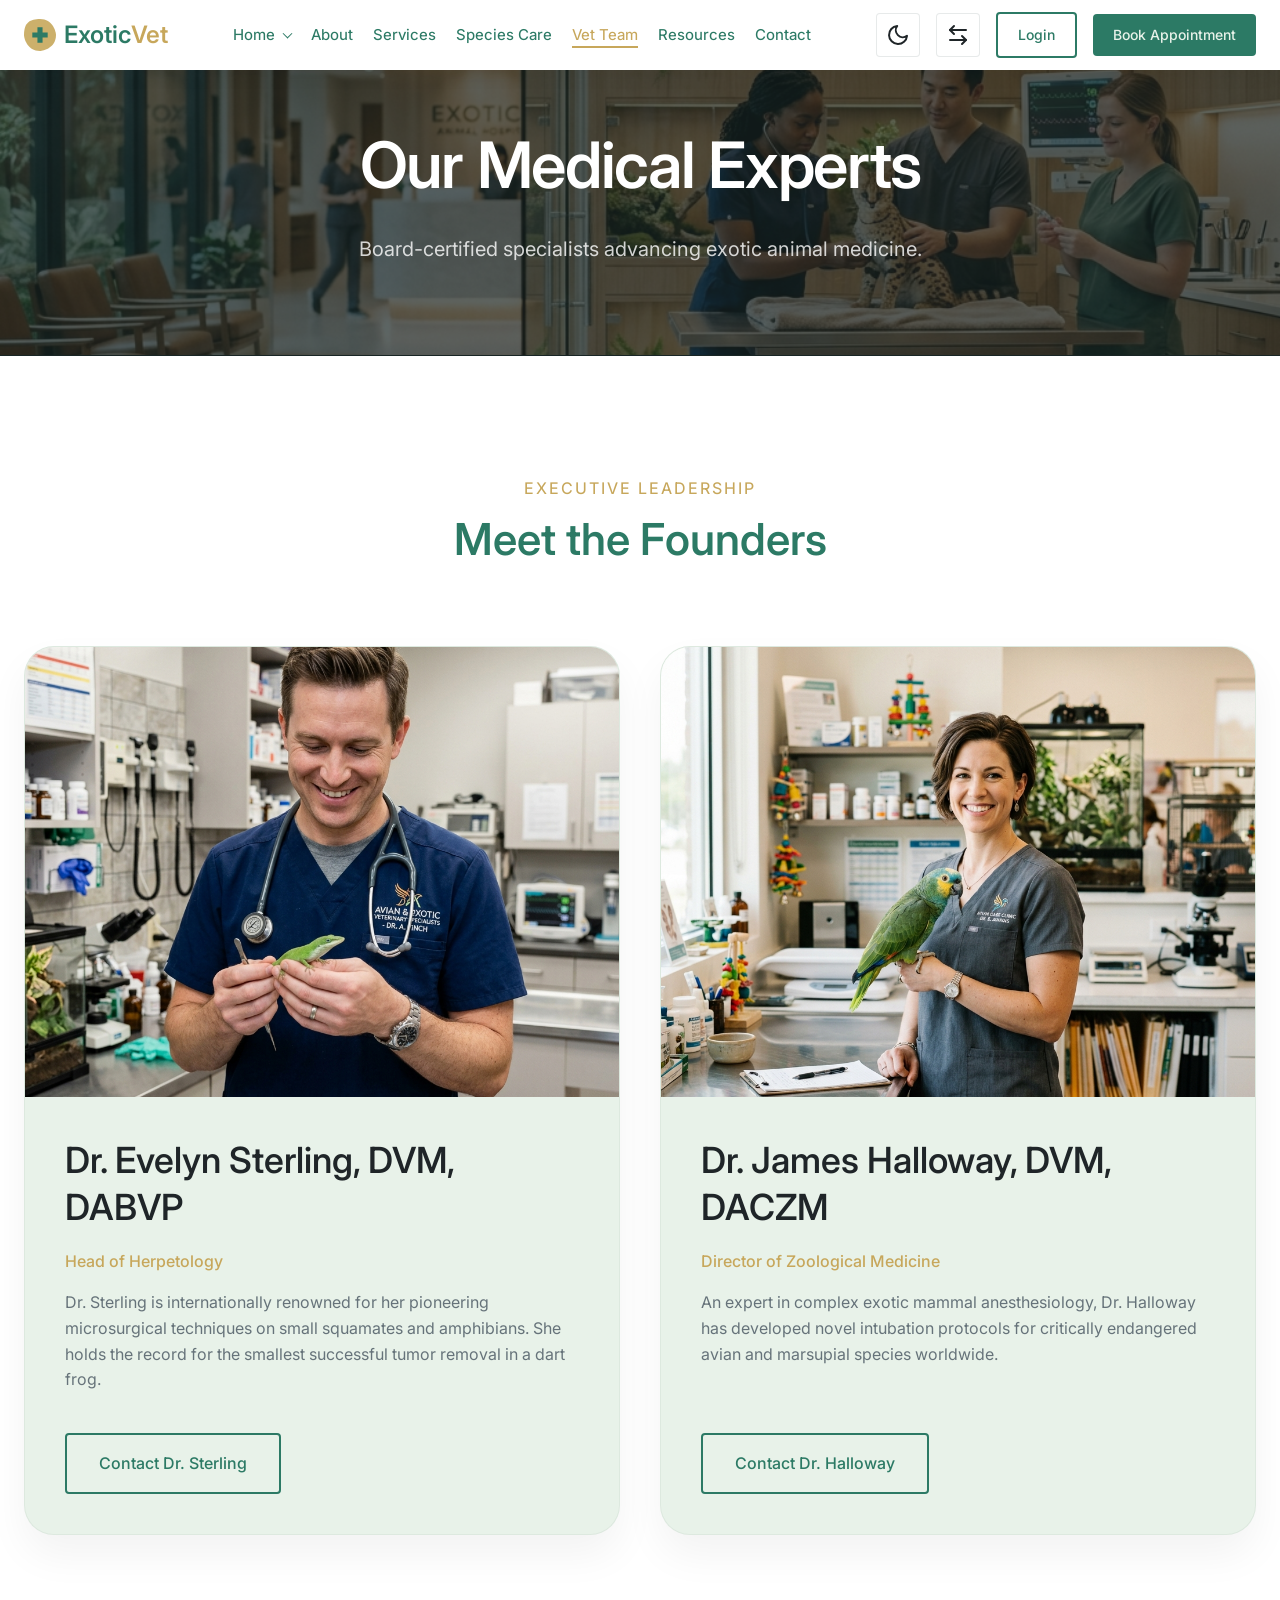
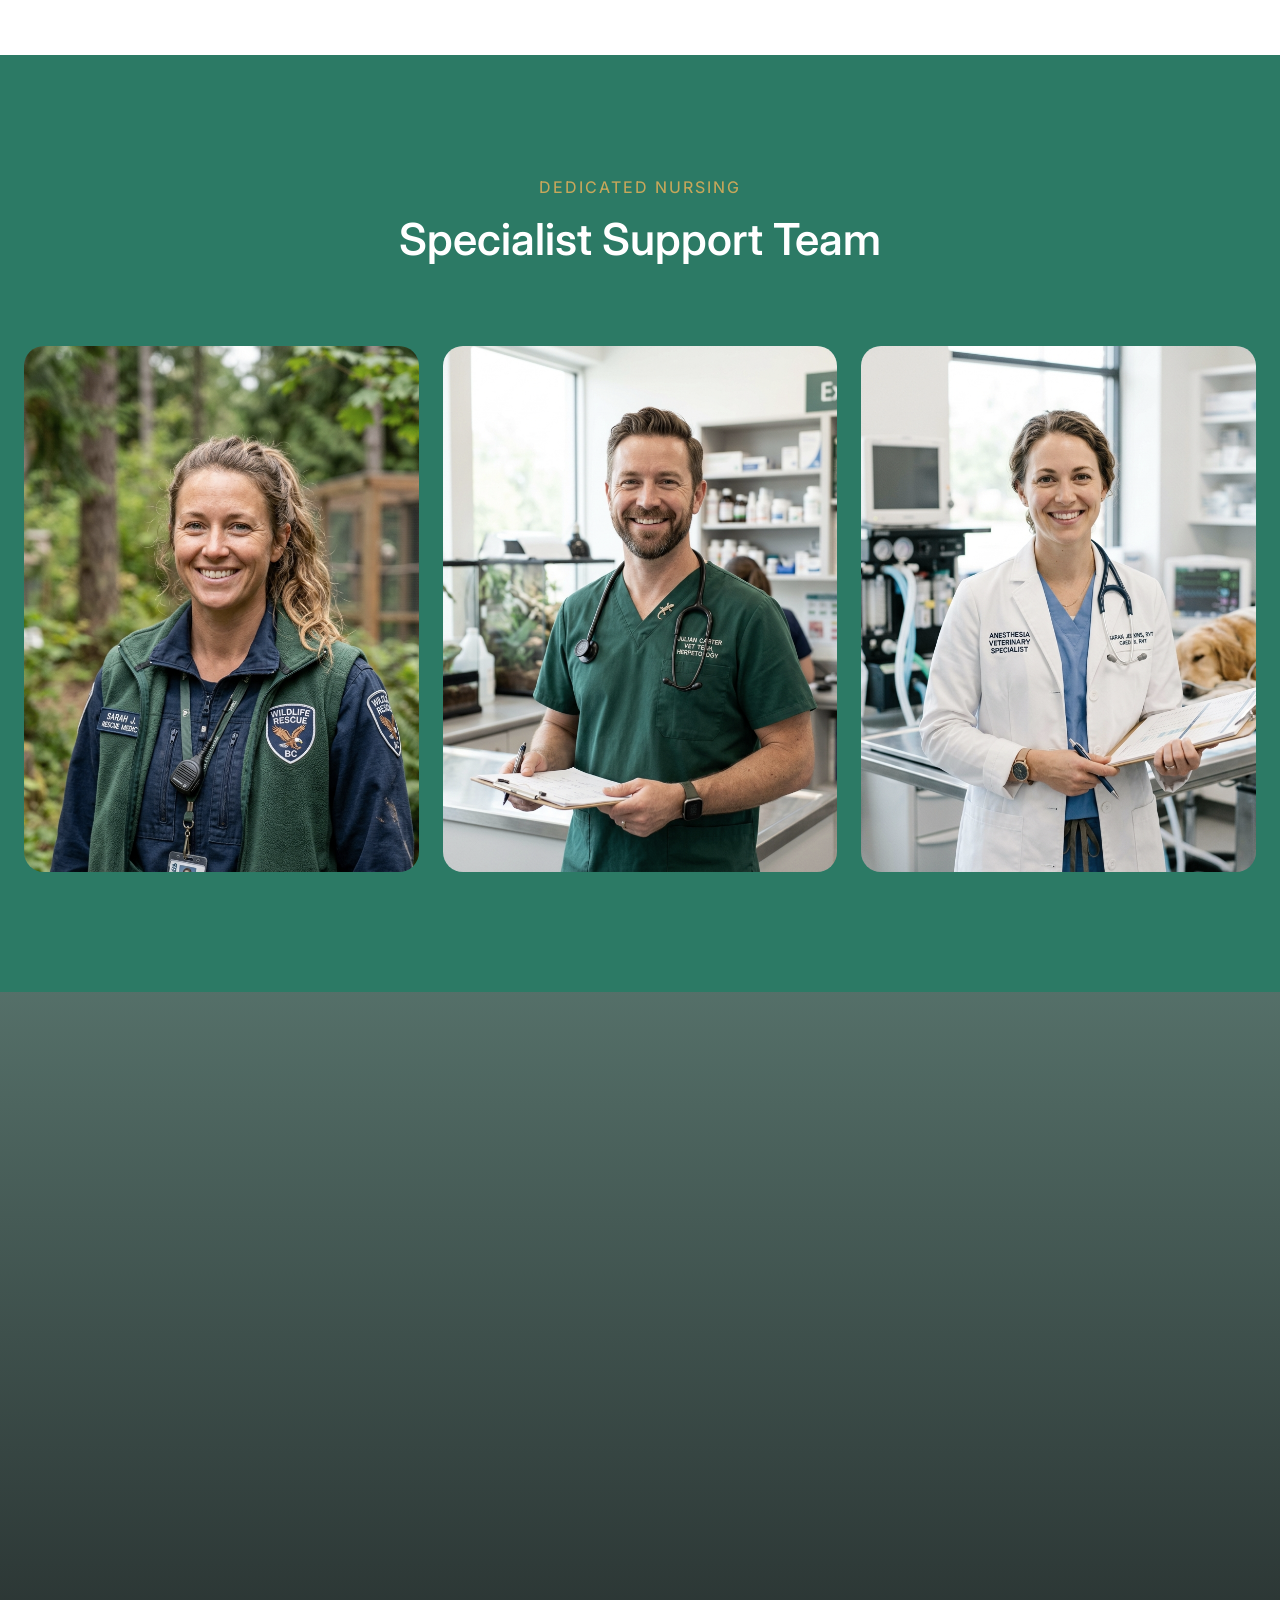
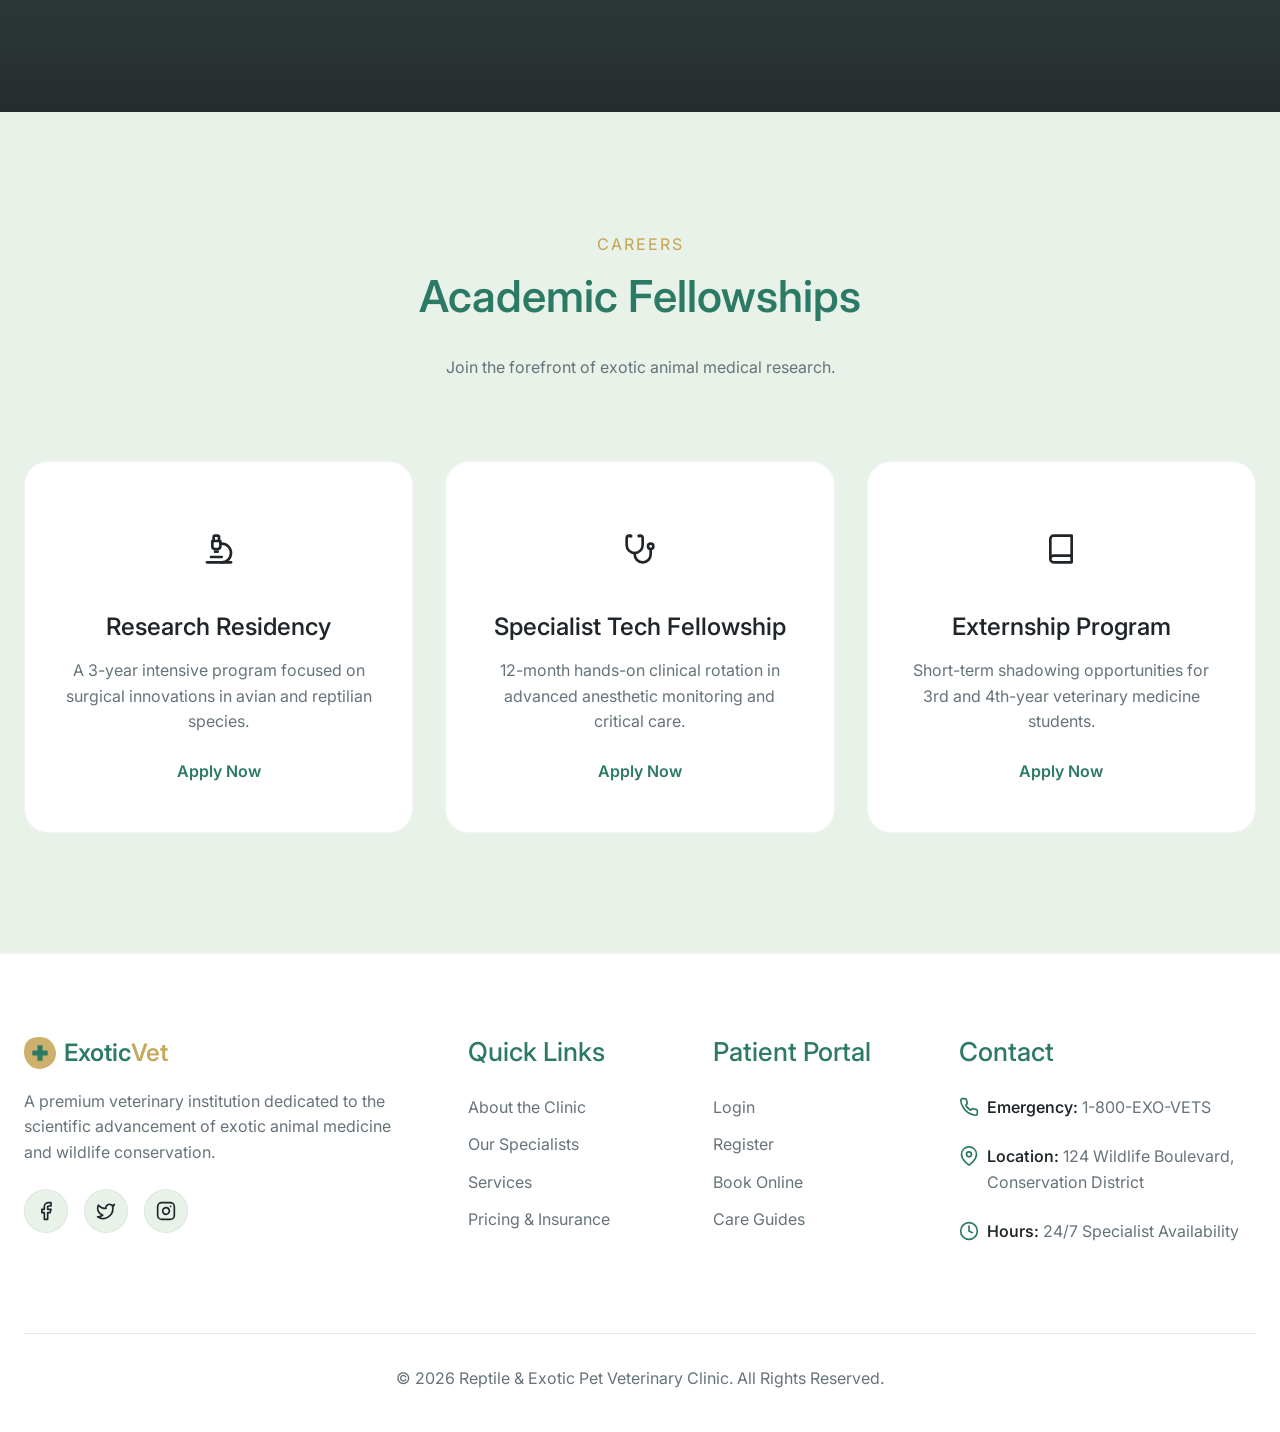
<file: vet-team.html>
<!DOCTYPE html>
<html lang="en" dir="ltr">
<head>
    <meta charset="UTF-8">
    <meta name="viewport" content="width=device-width, initial-scale=1.0">
    <title>Veterinary Team | Reptile & Exotic Pet Veterinary Clinic</title>
    <link rel="icon" type="image/svg+xml" href="assets/images/favicon.svg">
    <link rel="preconnect" href="https://fonts.googleapis.com">
    <link rel="preconnect" href="https://fonts.gstatic.com" crossorigin>
    <link href="https://fonts.googleapis.com/css2?family=Inter:wght@400;450;500;540;550;560;580;600&display=swap" rel="stylesheet">
    <link rel="stylesheet" href="assets/css/style.css">
    <link rel="stylesheet" href="assets/css/dark-mode.css">
    <link rel="stylesheet" href="assets/css/rtl.css">
</head>
<body>

    <header class="site-header">
        <div class="container nav-container">
            <div class="logo">
                <a href="index.html">
                    <svg width="32" height="32" viewBox="0 0 50 50" fill="none" xmlns="http://www.w3.org/2000/svg" style="margin-right: 8px;"><path d="M25 0 C45 0 50 20 50 25 C50 45 30 50 25 50 C5 50 0 30 0 25 C0 5 10 0 25 0 Z" fill="var(--color-accent)" opacity="0.9"/><path d="M25 5 C38 5 45 15 45 25 C45 38 35 45 25 45 C12 45 5 35 5 25 C5 12 12 5 25 5 Z" fill="var(--color-bg)" /><path d="M21 13 H29 V21 H37 V29 H29 V37 H21 V29 H13 V21 H21 V13 Z" fill="var(--color-primary)"/></svg>
                    Exotic<span>Vet</span>
                </a>
            </div>
            <nav class="main-nav">
                <ul>
                    <li class="has-dropdown">
                        <a href="index.html">Home</a>
                        <ul class="dropdown">
                            <li><a href="index.html">Home 1</a></li>
                            <li><a href="home-2.html">Home 2</a></li>
                        </ul>
                    </li>
                    <li><a href="about.html">About</a></li>
                    <li><a href="services.html">Services</a></li>
                    <li><a href="species-care.html">Species Care</a></li>
                    <li><a href="vet-team.html">Vet Team</a></li>
                    <li><a href="resources.html">Resources</a></li>
                    <li><a href="contact.html">Contact</a></li>
                </ul>
            </nav>
            <div class="nav-actions">
                <button class="icon-btn dark-mode-toggle" aria-label="Toggle Dark Mode">
                    <svg width="24" height="24" viewBox="0 0 24 24" fill="none" stroke="currentColor" stroke-width="2" stroke-linecap="round" stroke-linejoin="round"><path d="M21 12.79A9 9 0 1 1 11.21 3 7 7 0 0 0 21 12.79z"></path></svg>
                </button>
                <button class="icon-btn rtl-toggle" aria-label="Toggle RTL">
                    <svg width="24" height="24" viewBox="0 0 24 24" fill="none" stroke="currentColor" stroke-width="2" stroke-linecap="round" stroke-linejoin="round"><path d="M8 3L4 7l4 4"/><path d="M4 7h16"/><path d="M16 21l4-4-4-4"/><path d="M20 17H4"/></svg>
                </button>
                <a href="login.html" class="btn btn-outline">Login</a>
                <a href="appointment-booking.html" class="btn btn-primary">Book Appointment</a>
                <button class="hamburger" id="hamburgerToggle" aria-label="Toggle Menu">
                    <span></span><span></span><span></span>
                </button>
            </div>
        </div>
    </header>

    <div class="off-canvas-menu" id="offCanvasMenu">
        <nav class="off-canvas-nav">
            <a href="index.html">Home</a>
            <a href="home-2.html">Home 2</a>
            <a href="about.html">About</a>
            <a href="services.html">Services</a>
            <a href="species-care.html">Species Care</a>
            <a href="vet-team.html">Vet Team</a>
            <a href="resources.html">Resources</a>
            <a href="contact.html">Contact</a>
            <a href="appointment-booking.html" class="btn btn-accent" style="max-width: 250px; margin-top: 24px;">Book Appointment</a>
        </nav>
    </div>

    <!-- Small Hero Banner -->
    <section class="hero-banner">
        <img src="assets/images/hero_vet_team.png" class="hero-banner-bg" alt="Meet Our Experts">
        <div class="container">
            <h1 class="reveal">Our Medical Experts</h1>
            <p class="reveal" style="color: var(--text-muted); font-size: 20px;">Board-certified specialists advancing exotic animal medicine.</p>
        </div>
    </section>

    <!-- Unique Section 1: Meet the Founders -->
    <section class="page-section founders-section" style="padding: 120px 0; background-color: var(--surface-color); overflow: hidden;">
        <div class="container">
            <div class="section-header reveal text-center" style="margin-bottom: 80px;">
                <span class="subheading">Executive Leadership</span>
                <h2>Meet the Founders</h2>
            </div>
            <div class="founders-grid">
                <!-- Founder 1 -->
                <div class="founder-card reveal">
                    <div class="f-img-wrap">
                        <img src="assets/images/dr_sterling.png" alt="Dr. Evelyn Sterling">
                    </div>
                    <div class="f-info">
                        <h3>Dr. Evelyn Sterling, DVM, DABVP</h3>
                        <p class="title" style="color: var(--color-accent); font-weight: 500; margin-bottom: 16px;">Head of Herpetology</p>
                        <p>Dr. Sterling is internationally renowned for her pioneering microsurgical techniques on small squamates and amphibians. She holds the record for the smallest successful tumor removal in a dart frog.</p>
                        <a href="contact.html" class="btn btn-outline" style="margin-top: 16px;">Contact Dr. Sterling</a>
                    </div>
                </div>
                
                <!-- Founder 2 -->
                <div class="founder-card reveal" style="transition-delay: 0.15s;">
                    <div class="f-img-wrap">
                        <img src="assets/images/dr_halloway.png" alt="Dr. James Halloway">
                    </div>
                    <div class="f-info">
                        <h3>Dr. James Halloway, DVM, DACZM</h3>
                        <p class="title" style="color: var(--color-accent); font-weight: 500; margin-bottom: 16px;">Director of Zoological Medicine</p>
                        <p>An expert in complex exotic mammal anesthesiology, Dr. Halloway has developed novel intubation protocols for critically endangered avian and marsupial species worldwide.</p>
                        <a href="contact.html" class="btn btn-outline" style="margin-top: 16px;">Contact Dr. Halloway</a>
                    </div>
                </div>
            </div>
        </div>
        <style>
            .founders-grid {
                display: grid;
                grid-template-columns: repeat(2, 1fr);
                gap: 40px;
            }
            .founder-card {
                background: var(--bg-color);
                border-radius: 30px;
                overflow: hidden;
                box-shadow: 0 20px 40px rgba(0,0,0,0.05);
                border: 1px solid rgba(22, 56, 50, 0.05);
                display: flex;
                flex-direction: column;
                transition: transform 0.4s cubic-bezier(0.175, 0.885, 0.32, 1.275), box-shadow 0.4s ease, border-color 0.4s ease;
            }
            body.dark-mode .founder-card {
                box-shadow: 0 20px 40px rgba(0,0,0,0.3);
                border-color: rgba(255,255,255,0.05);
            }
            .founder-card:hover {
                transform: translateY(-15px);
                box-shadow: 0 30px 60px rgba(0,0,0,0.1);
                border-color: var(--color-accent);
            }
            body.dark-mode .founder-card:hover {
                box-shadow: 0 30px 60px rgba(199, 167, 91, 0.15);
            }
            .f-img-wrap {
                width: 100%;
                height: 450px;
                position: relative;
                overflow: hidden;
                background: var(--color-primary);
            }
            .f-img-wrap img {
                width: 100%; 
                height: 100%;
                object-fit: cover;
                transition: transform 0.6s ease;
            }
            .founder-card:hover .f-img-wrap img {
                transform: scale(1.08);
            }
            .f-info {
                padding: 40px;
                display: flex;
                flex-direction: column;
                flex: 1;
            }
            .f-info p:not(.title) {
                flex-grow: 1;
            }
            .f-info .btn {
                align-self: flex-start;
            }
            @media(max-width: 991px) {
                .f-info h3 {
                    min-height: 4.5em; /* Keep h3 height uniform so subtitles align */
                }
            }
            @media(max-width: 767px) {
                .founders-grid {
                    grid-template-columns: 1fr;
                }
                .f-img-wrap { height: 350px; }
                .f-info h3 { min-height: auto; } /* reset on mobile */
            }
        </style>
    </section>

    <!-- Unique Section 2: Our Specialists -->
    <section class="page-section specialists-section" style="background-color: var(--color-primary); color: #fff; padding: 120px 0;">
        <div class="container">
            <div class="section-header reveal text-center" style="margin-bottom: 80px;">
                <span class="subheading" style="color: var(--color-accent); border-color: var(--color-accent);">Dedicated Nursing</span>
                <h2 style="color: #fff;">Specialist Support Team</h2>
            </div>
            
            <div class="masonry-grid">
                <div class="masonry-item reveal">
                    <img src="assets/images/avatar_sarah_jenkins.png" alt="Sarah Jenkins">
                    <div class="glass-overlay">
                        <h4>Sarah Jenkins, RVT</h4>
                        <p>Senior Avian Technician</p>
                    </div>
                </div>
                <div class="masonry-item reveal" style="transition-delay: 0.1s;">
                    <img src="assets/images/avatar_mark_davidson_1782215978754.png" alt="Mark Davidson">
                    <div class="glass-overlay">
                        <h4>Mark Davidson</h4>
                        <p>Herpetology Specialist</p>
                    </div>
                </div>
                <div class="masonry-item reveal" style="transition-delay: 0.2s;">
                    <img src="assets/images/avatar_elena_rossi_1782215991680.png" alt="Elena Rossi">
                    <div class="glass-overlay">
                        <h4>Elena Rossi, RVT</h4>
                        <p>Mammalian Anesthesia</p>
                    </div>
                </div>
            </div>
        </div>
        <style>
            .masonry-grid {
                display: grid;
                grid-template-columns: repeat(3, 1fr);
                gap: 24px;
            }
            .masonry-item {
                position: relative;
                border-radius: 20px;
                overflow: hidden;
                aspect-ratio: 3/4;
                cursor: pointer;
            }
            .masonry-item img {
                width: 100%;
                height: 100%;
                object-fit: cover;
                transition: transform 0.5s ease, filter 0.5s ease;
                filter: grayscale(20%);
            }
            .masonry-item:hover img {
                transform: scale(1.08);
                filter: grayscale(0%);
            }
            .glass-overlay {
                position: absolute;
                bottom: -100px;
                left: 16px;
                right: 16px;
                background: rgba(0, 0, 0, 0.5);
                backdrop-filter: blur(12px);
                -webkit-backdrop-filter: blur(12px);
                border: 1px solid rgba(255, 255, 255, 0.1);
                border-radius: 16px;
                padding: 20px;
                transition: bottom 0.4s cubic-bezier(0.25, 1, 0.5, 1);
                text-align: center;
            }
            .masonry-item:hover .glass-overlay {
                bottom: 16px;
            }
            .glass-overlay h4 {
                color: #fff;
                margin-bottom: 4px;
                font-size: 18px;
            }
            .glass-overlay p {
                color: var(--color-accent);
                margin: 0;
                font-size: 14px;
                font-weight: 500;
            }
            @media(max-width: 991px) {
                .masonry-grid { grid-template-columns: repeat(2, 1fr); }
                .masonry-item:nth-child(3) {
                    grid-column: 1 / -1;
                    justify-self: center;
                    width: calc(50% - 12px);
                }
            }
            @media(max-width: 767px) {
                .masonry-grid { grid-template-columns: 1fr; }
                .masonry-item:nth-child(3) {
                    width: 100%;
                }
            }
        </style>
    </section>

    <!-- Unique Section 3: Core Philosophy Parallax -->
    <section class="page-section parallax-break" style="position: relative; height: 80vh; min-height: 600px; background-image: url('https://images.unsplash.com/photo-1542385151-efd9000785a0?auto=format&fit=crop&w=1920&q=80'); background-attachment: fixed; background-size: cover; background-position: center; display: flex; align-items: center; justify-content: center;">
        <div style="position: absolute; top:0; left:0; width:100%; height:100%; background: linear-gradient(rgba(22, 56, 50, 0.7), rgba(16, 24, 24, 0.9)); z-index: 1;"></div>
        <div class="container text-center" style="position: relative; z-index: 2;">
            <span class="subheading reveal" style="color: var(--color-accent); border-color: var(--color-accent);">Core Philosophy</span>
            <h2 class="reveal typing-effect" style="color: #fff; font-size: 56px; max-width: 800px; margin: 24px auto;">Pushing the boundaries of zoological medicine every single day.</h2>
        </div>
        <style>
            .typing-effect {
                opacity: 0;
                transform: translateY(30px);
                transition: all 1s ease 0.3s;
            }
            .reveal.active .typing-effect {
                opacity: 1;
                transform: translateY(0);
            }
            @media(max-width: 767px) {
                .parallax-break h2 {
                    font-size: 32px !important;
                    margin: 16px auto !important;
                }
                .parallax-break {
                    background-attachment: scroll !important;
                    min-height: 400px !important;
                    height: 60vh !important;
                }
            }
        </style>
    </section>

    <!-- Unique Section 4: Academic Fellowships -->
    <section class="page-section fellowships-section" style="padding: 120px 0; background-color: var(--bg-color);">
        <div class="container">
            <div class="section-header reveal text-center" style="margin-bottom: 80px;">
                <span class="subheading">Careers</span>
                <h2>Academic Fellowships</h2>
                <p>Join the forefront of exotic animal medical research.</p>
            </div>
            
            <div class="grid grid-cards grid-cols-3" style="gap: 32px;">
                <div class="float-card reveal">
                    <div class="fc-icon"><svg width="32" height="32" viewBox="0 0 24 24" fill="none" stroke="currentColor" stroke-width="2" stroke-linecap="round" stroke-linejoin="round"><path d="M6 18h8"/><path d="M3 22h18"/><path d="M14 22a7 7 0 1 0 0-14h-1"/><path d="M9 14h2"/><path d="M9 12a2 2 0 0 1-2-2V6h6v4a2 2 0 0 1-2 2Z"/><path d="M12 6V3a1 1 0 0 0-1-1H9a1 1 0 0 0-1 1v3"/></svg></div>
                    <h3>Research Residency</h3>
                    <p>A 3-year intensive program focused on surgical innovations in avian and reptilian species.</p>
                    <a href="contact.html">Apply Now</a>
                </div>
                <div class="float-card reveal" style="transition-delay: 0.1s;">
                    <div class="fc-icon"><svg width="32" height="32" viewBox="0 0 24 24" fill="none" stroke="currentColor" stroke-width="2" stroke-linecap="round" stroke-linejoin="round"><path d="M4.8 2.3A.3.3 0 1 0 5 2H4a2 2 0 0 0-2 2v5a6 6 0 0 0 6 6v0a6 6 0 0 0 6-6V4a2 2 0 0 0-2-2h-1a.2.2 0 1 0 .3.3"/><path d="M8 15v1a6 6 0 0 0 6 6v0a6 6 0 0 0 6-6v-4"/><circle cx="20" cy="10" r="2"/></svg></div>
                    <h3>Specialist Tech Fellowship</h3>
                    <p>12-month hands-on clinical rotation in advanced anesthetic monitoring and critical care.</p>
                    <a href="contact.html">Apply Now</a>
                </div>
                <div class="float-card reveal" style="transition-delay: 0.2s;">
                    <div class="fc-icon"><svg width="32" height="32" viewBox="0 0 24 24" fill="none" stroke="currentColor" stroke-width="2" stroke-linecap="round" stroke-linejoin="round"><path d="M4 19.5v-15A2.5 2.5 0 0 1 6.5 2H20v20H6.5a2.5 2.5 0 0 1 0-5H20"/></svg></div>
                    <h3>Externship Program</h3>
                    <p>Short-term shadowing opportunities for 3rd and 4th-year veterinary medicine students.</p>
                    <a href="contact.html">Apply Now</a>
                </div>
            </div>
        </div>
        <style>
            .float-card {
                background: var(--surface-color);
                padding: 48px 32px;
                border-radius: 24px;
                text-align: center;
                position: relative;
                border: 1px solid rgba(22, 56, 50, 0.05);
                transition: transform 0.4s cubic-bezier(0.175, 0.885, 0.32, 1.275), box-shadow 0.4s ease;
                z-index: 1;
                display: flex;
                flex-direction: column;
                height: 100%;
            }
            body.dark-mode .float-card {
                border-color: rgba(255,255,255,0.05);
            }
            .float-card:hover {
                transform: translateY(-15px);
                box-shadow: 0 30px 60px rgba(199, 167, 91, 0.15);
                z-index: 2;
                border-color: var(--color-accent);
            }
            body.dark-mode .float-card:hover {
                box-shadow: 0 30px 60px rgba(199, 167, 91, 0.05);
            }
            .fc-icon {
                font-size: 48px;
                margin-bottom: 24px;
                transition: transform 0.3s ease;
            }
            .float-card:hover .fc-icon {
                transform: scale(1.1);
            }
            .float-card h3 {
                font-size: 24px;
                margin-bottom: 16px;
            }
            .float-card p {
                margin-bottom: 24px;
                color: var(--text-muted);
            }
            .float-card a {
                color: var(--color-primary);
                font-weight: 600;
                text-decoration: none;
                display: inline-block;
                transition: color 0.2s;
                margin-top: auto;
            }
            body.dark-mode .float-card a {
                color: var(--color-accent);
            }
            .float-card a:hover {
                color: var(--color-accent);
            }
            @media(max-width: 991px) {
                .float-card { transform: none !important; }
                .float-card h3 { min-height: 2.8em; }
                .grid-cols-3 > .float-card:nth-child(3) {
                    grid-column: 1 / -1;
                    justify-self: center;
                    width: calc(50% - 16px);
                }
            }
            @media(max-width: 767px) {
                .grid-cols-3 > .float-card:nth-child(3) {
                    width: 100%;
                }
            }
        </style>
    </section>

    <footer class="site-footer">
        <div class="container">
            <div class="footer-grid">
                <div class="footer-col">
                    <div class="logo" style="margin-bottom: 16px;">
                        <a href="index.html">
                            <svg width="32" height="32" viewBox="0 0 50 50" fill="none" xmlns="http://www.w3.org/2000/svg" style="margin-right: 8px;"><path d="M25 0 C45 0 50 20 50 25 C50 45 30 50 25 50 C5 50 0 30 0 25 C0 5 10 0 25 0 Z" fill="var(--color-accent)" opacity="0.9"/><path d="M25 5 C38 5 45 15 45 25 C45 38 35 45 25 45 C12 45 5 35 5 25 C5 12 12 5 25 5 Z" fill="var(--color-bg)" /><path d="M21 13 H29 V21 H37 V29 H29 V37 H21 V29 H13 V21 H21 V13 Z" fill="var(--color-primary)"/></svg>
                            Exotic<span>Vet</span>
                        </a>
                    </div>
                    <p>A premium veterinary institution dedicated to the scientific advancement of exotic animal medicine and wildlife conservation.</p>
                    <div class="footer-socials">
                        <a href="#" aria-label="Facebook"><svg viewBox="0 0 24 24" width="20" height="20" fill="none" stroke="currentColor" stroke-width="2" stroke-linecap="round" stroke-linejoin="round"><path d="M18 2h-3a5 5 0 0 0-5 5v3H7v4h3v8h4v-8h3l1-4h-4V7a1 1 0 0 1 1-1h3z"></path></svg></a>
                        <a href="#" aria-label="Twitter"><svg viewBox="0 0 24 24" width="20" height="20" fill="none" stroke="currentColor" stroke-width="2" stroke-linecap="round" stroke-linejoin="round"><path d="M22 4s-.7 2.1-2 3.4c1.6 10-9.4 17.3-18 11.6 2.2.1 4.4-.6 6-2C3 15.5.5 9.6 3 5c2.2 2.6 5.6 4.1 9 4-.9-4.2 4-6.6 7-3.8 1.1 0 3-1.2 3-1.2z"></path></svg></a>
                        <a href="#" aria-label="Instagram"><svg viewBox="0 0 24 24" width="20" height="20" fill="none" stroke="currentColor" stroke-width="2" stroke-linecap="round" stroke-linejoin="round"><rect x="2" y="2" width="20" height="20" rx="5" ry="5"></rect><path d="M16 11.37A4 4 0 1 1 12.63 8 4 4 0 0 1 16 11.37z"></path><line x1="17.5" y1="6.5" x2="17.51" y2="6.5"></line></svg></a>
                    </div>
                </div>
                <div class="footer-col">
                    <h4>Quick Links</h4>
                    <ul>
                        <li><a href="about.html">About the Clinic</a></li>
                        <li><a href="vet-team.html">Our Specialists</a></li>
                        <li><a href="services.html">Services</a></li>
                        <li><a href="pricing.html">Pricing & Insurance</a></li>
                    </ul>
                </div>
                <div class="footer-col">
                    <h4>Patient Portal</h4>
                    <ul>
                        <li><a href="login.html">Login</a></li>
                        <li><a href="register.html">Register</a></li>
                        <li><a href="appointment-booking.html">Book Online</a></li>
                        <li><a href="resources.html">Care Guides</a></li>
                    </ul>
                </div>
                <div class="footer-col">
                    <h4>Contact</h4>
                    <p style="display: flex; align-items: flex-start; gap: 8px;"><svg viewBox="0 0 24 24" width="20" height="20" fill="none" stroke="currentColor" stroke-width="2" stroke-linecap="round" stroke-linejoin="round" style="flex-shrink: 0; margin-top: 2px; color: var(--color-primary);"><path d="M22 16.92v3a2 2 0 0 1-2.18 2 19.79 19.79 0 0 1-8.63-3.07 19.5 19.5 0 0 1-6-6 19.79 19.79 0 0 1-3.07-8.67A2 2 0 0 1 4.11 2h3a2 2 0 0 1 2 1.72 12.84 12.84 0 0 0 .7 2.81 2 2 0 0 1-.45 2.11L8.09 9.91a16 16 0 0 0 6 6l1.27-1.27a2 2 0 0 1 2.11-.45 12.84 12.84 0 0 0 2.81.7A2 2 0 0 1 22 16.92z"></path></svg> <span><strong>Emergency:</strong> 1-800-EXO-VETS</span></p>
                    <p style="display: flex; align-items: flex-start; gap: 8px;"><svg viewBox="0 0 24 24" width="20" height="20" fill="none" stroke="currentColor" stroke-width="2" stroke-linecap="round" stroke-linejoin="round" style="flex-shrink: 0; margin-top: 2px; color: var(--color-primary);"><path d="M21 10c0 7-9 13-9 13s-9-6-9-13a9 9 0 0 1 18 0z"></path><circle cx="12" cy="10" r="3"></circle></svg> <span><strong>Location:</strong> 124 Wildlife Boulevard, Conservation District</span></p>
                    <p style="display: flex; align-items: flex-start; gap: 8px;"><svg viewBox="0 0 24 24" width="20" height="20" fill="none" stroke="currentColor" stroke-width="2" stroke-linecap="round" stroke-linejoin="round" style="flex-shrink: 0; margin-top: 2px; color: var(--color-primary);"><circle cx="12" cy="12" r="10"></circle><polyline points="12 6 12 12 16 14"></polyline></svg> <span><strong>Hours:</strong> 24/7 Specialist Availability</span></p>
                </div>
            </div>
            <div class="footer-bottom">
                <p>&copy; 2026 Reptile & Exotic Pet Veterinary Clinic. All Rights Reserved.</p>
            </div>
        </div>
    </footer>

<button id="back-to-top" class="back-to-top" aria-label="Back to top">
    <svg width="24" height="24" viewBox="0 0 24 24" fill="none" stroke="currentColor" stroke-width="2" stroke-linecap="round" stroke-linejoin="round"><path d="M12 19V5M5 12l7-7 7 7"/></svg>
</button>

    <script src="assets/js/main.js"></script>
</body>
</html>
</file>
<file: assets/css/style.css>
/* ==========================================================================
   Base Styles & CSS Variables
   ========================================================================== */

:root {
  /* Strictly Enforced Color Palette */
  --color-primary: #2C7A65;
  --color-secondary: #E8F2E9;
  --color-accent: #C7A75B;
  --color-text: #1F2528;
  --color-text-light: #66737A;
  --color-card: #FFFFFF;
  
  /* Fallback dark values, effectively managed by dark-mode.css but kept here for reference */
  --color-dark-bg: #101818;
  --color-dark-card: #182424;
  --color-dark-text: #F4F7F6;

  /* Current Active Variables (Default Light) */
  --bg-color: var(--color-secondary);
  --surface-color: var(--color-card);
  --text-color: var(--color-text);
  --text-muted: var(--color-text-light);
  
  /* Typography Scale */
  --font-family: 'Inter', system-ui, -apple-system, sans-serif;
}

* {
  box-sizing: border-box;
  margin: 0;
  padding: 0;
}

html, body {
  font-family: var(--font-family);
  background-color: var(--bg-color);
  color: var(--text-color);
  line-height: 1.6;
  overflow-x: clip;
  width: 100%;
  -webkit-font-smoothing: antialiased;
  transition: background-color 0.4s ease, color 0.4s ease;
}

html.menu-open,
body.menu-open {
  overflow: hidden;
  height: 100vh;
}

/* ==========================================================================
   Typography (Strict Weights & Sizes)
   ========================================================================== */

h1, .h1 {
  font-weight: 580;
  font-size: clamp(48px, 5vw, 64px);
  line-height: 1.1;
  color: var(--color-primary);
  margin-bottom: 0.5em;
  letter-spacing: -0.02em;
}

h2, .h2 {
  font-weight: 560;
  font-size: 44px; /* H2 SIZE MUST REMAIN IDENTICAL ON EVERY PAGE */
  line-height: 1.2;
  color: var(--color-primary);
  margin-bottom: 0.75em;
}

h3, .h3 {
  font-weight: 540;
  font-size: clamp(28px, 3vw, 36px);
  line-height: 1.3;
  margin-bottom: 0.5em;
}

h4, h5, h6 {
  font-weight: 500;
  font-size: clamp(20px, 2.5vw, 26px);
  line-height: 1.4;
  margin-bottom: 0.5em;
}

p, .paragraph {
  font-weight: 400;
  font-size: 16px;
  margin-bottom: 1.5em;
  color: var(--text-muted);
}

.subheading {
  font-weight: 450;
  font-size: 16px;
  color: var(--color-accent);
  text-transform: uppercase;
  letter-spacing: 2px;
  display: block;
  margin-bottom: 12px;
}

.caption {
  font-weight: 400;
  font-size: 12px;
  color: var(--text-muted);
}

strong, b, .bold-inline {
  font-weight: 550;
  color: var(--text-color);
}

/* ==========================================================================
   Buttons & Links
   ========================================================================== */

a {
  color: var(--color-primary);
  text-decoration: none;
  transition: color 0.3s ease;
}

a:hover {
  color: var(--color-accent);
}

.btn {
  display: inline-flex;
  align-items: center;
  justify-content: center;
  padding: 16px 32px;
  font-weight: 500; /* Max 520 */
  font-size: 16px;
  border-radius: 4px;
  cursor: pointer;
  transition: all 0.3s cubic-bezier(0.4, 0, 0.2, 1);
  border: none;
  text-align: center;
}

.btn-primary {
  background-color: var(--color-primary);
  color: var(--color-secondary);
}

.btn-primary:hover {
  background-color: var(--color-accent);
  color: var(--color-primary);
  transform: translateY(-2px);
}

.btn-accent {
  background-color: var(--color-accent);
  color: var(--color-primary);
}

.btn-accent:hover {
  background-color: var(--color-primary);
  color: var(--color-secondary);
  transform: translateY(-2px);
}

.btn-outline {
  background-color: transparent;
  border: 2px solid var(--color-primary);
  color: var(--color-primary);
}

.btn-outline:hover {
  background-color: var(--color-primary);
  transition: all 0.3s ease;
}

/* ==========================================================================
   Layout & Container
   ========================================================================== */

.container {
  width: 100%;
  max-width: 1280px;
  margin: 0 auto;
  padding: 0 24px;
}

section {
  padding: 100px 0;
  position: relative;
}

/* Base minimum 3 sections requirement padding */
.page-section {
  min-height: 400px;
}

/* ==========================================================================
   Header & Navigation
   ========================================================================== */

.site-header {
  position: sticky;
  top: 0;
  left: 0;
  width: 100%;
  z-index: 1000;
  padding: 12px 0;
  background-color: var(--surface-color);
  box-shadow: 0 4px 20px rgba(0, 0, 0, 0.05);
  transition: background-color 0.3s ease, padding 0.3s ease;
}

.site-header.scrolled {
  padding: 12px 0;
}

.nav-container {
  display: flex;
  justify-content: space-between;
  align-items: center;
}

.logo a {
  display: flex;
  align-items: center;
  font-weight: 580;
  font-size: 24px;
  color: var(--color-primary);
  text-decoration: none;
}

.logo span {
  color: var(--color-accent);
}

.main-nav > ul {
  display: flex;
  list-style: none;
  gap: 20px;
}

.main-nav a {
  font-weight: 450; /* Nav links 450-500 */
  color: var(--color-primary);
  position: relative;
  font-size: 15px;
}

.main-nav a::after {
  content: '';
  position: absolute;
  width: 0;
  height: 2px;
  bottom: -4px;
  left: 0;
  background-color: var(--color-accent);
  transition: width 0.3s ease;
}

.main-nav a:hover::after {
  width: 100%;
}

/* Active State */
.main-nav a.active {
  color: var(--color-accent);
}

.main-nav a.active::after {
  width: 100%;
}

/* Dropdown Menu Styles */
.has-dropdown {
  position: relative;
}

.has-dropdown > a {
  padding-right: 16px;
}

.has-dropdown > a::before {
  content: '';
  position: absolute;
  right: 0;
  top: 50%;
  border: solid var(--color-primary);
  border-width: 0 1.5px 1.5px 0;
  display: inline-block;
  padding: 3px;
  transform: translateY(-70%) rotate(45deg);
  transition: transform 0.3s ease;
}

.has-dropdown:hover > a::before {
  transform: translateY(-30%) rotate(-135deg);
}

.main-nav a.active::before {
  border-color: var(--color-accent);
}

.dropdown {
  position: absolute;
  top: 100%;
  left: 0;
  background-color: var(--surface-color);
  min-width: 200px;
  box-shadow: 0 10px 30px rgba(0, 0, 0, 0.1);
  border-radius: 8px;
  padding: 16px 0;
  opacity: 0;
  visibility: hidden;
  transform: translateY(10px);
  transition: all 0.3s ease;
  z-index: 100;
  display: flex;
  flex-direction: column;
  gap: 0;
}

.dark-mode .dropdown {
  box-shadow: 0 10px 30px rgba(0, 0, 0, 0.5);
  border: 1px solid rgba(255,255,255,0.05);
}

.has-dropdown:hover .dropdown {
  opacity: 1;
  visibility: visible;
  transform: translateY(0);
}

.dropdown li {
  width: 100%;
}

.dropdown a {
  display: block;
  padding: 8px 24px;
  width: 100%;
}

.dropdown a::after {
  display: none;
}

.dropdown a:hover {
  background-color: var(--bg-color);
  color: var(--color-accent);
}


.nav-actions {
  display: flex;
  align-items: center;
  gap: 16px;
}

.nav-actions .btn {
  padding: 10px 20px;
  font-size: 14px;
  white-space: nowrap;
}

.icon-btn {
  background: var(--surface-color);
  border: 1px solid rgba(22, 56, 50, 0.1);
  cursor: pointer;
  color: var(--text-color);
  display: flex;
  align-items: center;
  justify-content: center;
  width: 44px;
  height: 44px;
  border-radius: 4px;
  transition: all 0.3s;
}

.icon-btn:hover {
  background-color: var(--color-primary);
  border-color: var(--color-primary);
  color: #ffffff;
}

.hamburger {
  display: none;
  flex-direction: column;
  gap: 5px;
  cursor: pointer;
  border: none;
  background: transparent;
  padding: 10px;
  z-index: 1100;
}

.hamburger span {
  display: block;
  width: 25px;
  height: 2px;
  background-color: var(--color-primary);
  transition: all 0.3s ease;
}

.off-canvas-menu {
  position: fixed;
  top: 0;
  right: -100%;
  width: 75%;
  max-width: 320px;
  height: 100vh;
  box-sizing: border-box;
  background-color: var(--surface-color);
  z-index: 1050;
  display: flex;
  flex-direction: column;
  justify-content: flex-start;
  align-items: flex-start;
  padding: 60px 40px 40px 40px;
  transition: right 0.4s cubic-bezier(0.77, 0, 0.175, 1);
  overflow-y: auto;
  box-shadow: -5px 0 15px rgba(0,0,0,0.2);
}

.off-canvas-menu.active {
  right: 0;
}

.close-menu-btn {
  position: absolute;
  top: 20px;
  right: 20px;
  background: none;
  border: none;
  font-size: 36px;
  color: var(--text-color);
  cursor: pointer;
  z-index: 1051;
  padding: 10px;
  line-height: 0.5;
  transition: color 0.3s ease;
}

.close-menu-btn:hover {
  color: var(--color-primary);
}

.off-canvas-nav {
  display: flex;
  flex-direction: column;
  align-items: flex-start;
  gap: 4px;
  width: 100%;
}

.off-canvas-nav a:not(.btn) {
  color: var(--text-color);
  font-size: 18px;
  font-weight: 500;
  padding: 8px 0;
  width: 100%;
  text-align: left;
  transition: color 0.3s ease;
}

.off-canvas-nav a.active:not(.btn) {
  color: var(--color-primary);
  font-weight: 700;
}

.off-canvas-controls {
  display: flex;
  gap: 16px;
  margin-top: 16px;
  padding-top: 16px;
  border-top: 1px solid rgba(120, 120, 120, 0.2);
  width: 100%;
}

.off-canvas-controls .icon-btn {
  color: var(--text-color);
  border: 1px solid rgba(120, 120, 120, 0.4);
}

.off-canvas-nav a:not(.btn):hover {
  color: var(--color-accent);
}

/* ==========================================================================
   Heroes & Animations
   ========================================================================== */

/* Full Viewport Hero (Home 1 & 2) */
.hero-viewport {
  height: calc(100vh - 74px);
  min-height: 600px;
  position: relative;
  display: flex;
  align-items: center;
  justify-content: center;
  overflow: hidden;
  background-color: var(--color-primary);
}

.back-to-top {
  position: fixed;
  bottom: 40px;
  right: 40px;
  width: 50px;
  height: 50px;
  border-radius: 50%;
  background-color: var(--color-primary);
  color: #fff;
  border: none;
  display: flex;
  align-items: center;
  justify-content: center;
  cursor: pointer;
  opacity: 0;
  visibility: hidden;
  transition: opacity 0.3s ease, visibility 0.3s ease, background-color 0.3s ease, transform 0.3s ease;
  z-index: 999;
  box-shadow: 0 4px 12px rgba(0,0,0,0.15);
}

@media (max-width: 768px) {
  .back-to-top {
    bottom: 20px;
    right: 20px;
    width: 44px;
    height: 44px;
  }
}

.back-to-top.visible {
  opacity: 1;
  visibility: visible;
}

.hero-bg-layer {
  position: absolute;
  top: 0;
  left: 0;
  width: 100%;
  height: 100%;
  object-fit: cover;
  z-index: 1;
}

/* Living Habitat Ecosystem Animation */
.anim-habitat-ecosystem .hero-bg-layer {
  transform: scale(1.1);
  animation: slowPan 30s infinite alternate linear;
}

.anim-habitat-ecosystem::after {
  content: '';
  position: absolute;
  top: 0;
  left: 0;
  width: 100%;
  height: 100%;
  background: radial-gradient(circle at 50% 50%, rgba(22, 56, 50, 0.4) 0%, rgba(16, 24, 24, 0.8) 100%);
  z-index: 2;
}

/* Floating Particles (CSS Only pseudo-elements) */
.anim-habitat-ecosystem::before {
  content: '';
  position: absolute;
  width: 100%;
  height: 100%;
  background-image: radial-gradient(var(--color-accent) 1px, transparent 1px);
  background-size: 50px 50px;
  opacity: 0.15;
  z-index: 2;
  animation: floatParticles 20s infinite linear;
}

/* Wildlife Discovery Journey Animation */
.anim-wildlife-discovery .hero-bg-layer {
  transform-origin: center center;
  animation: depthZoom 25s infinite alternate cubic-bezier(0.4, 0, 0.2, 1);
}

.anim-wildlife-discovery::after {
  content: '';
  position: absolute;
  top: 0;
  left: 0;
  width: 100%;
  height: 100%;
  background: linear-gradient(to right, rgba(16, 24, 24, 0.9) 0%, rgba(22, 56, 50, 0.3) 100%);
  z-index: 2;
}

@keyframes slowPan {
  0% { transform: scale(1.1) translate(0, 0); }
  100% { transform: scale(1.1) translate(-2%, -2%); }
}

@keyframes floatParticles {
  0% { background-position: 0 0; }
  100% { background-position: 100px -100px; }
}

@keyframes depthZoom {
  0% { transform: scale(1); filter: brightness(0.8) contrast(1); }
  100% { transform: scale(1.15); filter: brightness(1) contrast(1.1); }
}

.hero-content {
  position: relative;
  z-index: 10;
  text-align: center;
  color: var(--color-secondary);
  max-width: 800px;
  padding: 0 24px;
}

.hero-content h1 {
  color: var(--color-secondary);
}

.hero-content p {
  color: rgba(232, 242, 233, 0.8);
  font-size: 20px;
}

.hero-cta {
  margin-top: 40px;
  display: flex;
  gap: 24px;
  justify-content: center;
}

/* Small Hero Banner (Other Pages) */
.hero-banner {
  padding: 60px 0 60px;
  background-color: var(--color-dark-card);
  box-shadow: 0 8px 30px rgba(0, 0, 0, 0.06);
  border-bottom: 1px solid rgba(22, 56, 50, 0.1);
  position: relative;
  overflow: hidden;
  text-align: center;
}

.hero-banner-bg {
  position: absolute;
  top: 0;
  left: 0;
  width: 100%;
  height: 100%;
  object-fit: cover;
  opacity: 0.3;
  z-index: 1;
}

.hero-banner .container {
  position: relative;
  z-index: 2;
}

.hero-banner h1 {
  color: #fff !important;
}

.hero-banner p {
  color: rgba(255, 255, 255, 0.8) !important;
}

/* ==========================================================================
   Grids & Cards
   ========================================================================== */

.grid {
  display: grid;
  gap: 32px;
}

/* Desktop: 4, 6, 8 Cards (Odd 3, 5, 7 logic via flex wrap and center or specific grid areas) */
.grid-cards {
  grid-template-columns: repeat(4, 1fr);
  align-items: stretch; /* Equal heights */
}

.grid-cols-3 { grid-template-columns: repeat(3, 1fr); }
.grid-cols-2 { grid-template-columns: repeat(2, 1fr); }

/* ODD card count centering strategy: Use flexbox for the container if it's odd, or grid with centered last row */
.flex-cards {
  display: flex;
  flex-wrap: wrap;
  gap: 32px;
  justify-content: center;
}

.flex-cards > .card {
  flex: 0 1 calc(25% - 24px); /* 4 cols approx */
}

.card {
  background-color: var(--surface-color);
  border-radius: 8px;
  overflow: hidden;
  box-shadow: 0 10px 30px rgba(0, 0, 0, 0.03);
  transition: transform 0.4s ease, box-shadow 0.4s ease;
  display: flex;
  flex-direction: column;
  height: 100%; /* Equal heights */
}

.card:hover {
  transform: translateY(-8px);
  box-shadow: 0 20px 40px rgba(22, 56, 50, 0.1);
}

.card-img-wrapper {
  position: relative;
  padding-top: 66%; /* 3:2 aspect ratio */
  overflow: hidden;
}

.card-img {
  position: absolute;
  top: 0;
  left: 0;
  width: 100%;
  height: 100%;
  object-fit: cover;
  transition: transform 0.6s cubic-bezier(0.4, 0, 0.2, 1);
}

.card:hover .card-img {
  transform: scale(1.05);
}

.card-body {
  padding: 32px;
  display: flex;
  flex-direction: column;
  flex-grow: 1; /* Pushes footer to bottom */
}

.card-body h3 {
  min-height: 3em; /* Ensures 2-line titles don't push the paragraph down unevenly */
}

.card-body p {
  flex-grow: 1; /* Ensures equal CTA alignment */
}

.card-footer {
  padding-top: 24px;
  margin-top: auto;
}

/* Section Title Centering */
.section-header {
  text-align: center;
  max-width: 700px;
  margin: 0 auto 64px;
}

/* Utilities */
.text-center {
  text-align: center;
}

.bg-secondary {
  background-color: var(--color-secondary);
}

/* ==========================================================================
   Mammal Accordion Gallery
   ========================================================================== */

.mammal-accordion {
  display: flex;
  height: 500px;
  gap: 16px;
  width: 100%;
}

.mammal-panel {
  flex: 1;
  position: relative;
  border-radius: 12px;
  overflow: hidden;
  cursor: pointer;
  background-size: cover;
  background-position: center;
  transition: flex 0.6s cubic-bezier(0.25, 1, 0.5, 1);
  box-shadow: 0 10px 30px rgba(0, 0, 0, 0.05);
}

.mammal-panel::after {
  content: '';
  position: absolute;
  top: 0;
  left: 0;
  width: 100%;
  height: 100%;
  background: linear-gradient(to top, rgba(16, 24, 24, 0.9) 0%, rgba(22, 56, 50, 0.2) 60%, transparent 100%);
  z-index: 1;
  transition: opacity 0.4s ease;
}

.mammal-panel:hover {
  flex: 3;
}

.mammal-panel .panel-content {
  position: absolute;
  bottom: 0;
  left: 0;
  width: 100%;
  padding: 32px;
  z-index: 2;
  color: var(--color-secondary);
  display: flex;
  flex-direction: column;
  justify-content: flex-end;
}

.mammal-panel h3 {
  color: var(--color-secondary);
  margin-bottom: 8px;
  word-break: break-word;
}

.mammal-panel p {
  color: rgba(232, 242, 233, 0.8);
  font-size: 16px;
  max-height: 0;
  opacity: 0;
  transition: max-height 0.4s ease, opacity 0.4s ease 0.1s;
  overflow: hidden;
  margin-bottom: 0;
}

.mammal-panel:hover p {
  max-height: 150px;
  opacity: 1;
}

@media (max-width: 767px) {
  .mammal-accordion {
    flex-direction: column;
    height: 800px;
  }
}

/* ==========================================================================
   Herpetology Showcase (Premium Overlap Layout)
   ========================================================================== */

.herp-showcase {
  display: flex;
  flex-direction: column;
  gap: 120px;
  padding: 40px 0;
}

.herp-item {
  display: flex;
  align-items: center;
  position: relative;
  gap: 40px;
}

.herp-item:nth-child(even) {
  flex-direction: row-reverse;
}

.herp-img-box {
  width: 55%;
  border-radius: 16px;
  overflow: hidden;
  box-shadow: 0 25px 50px rgba(0,0,0,0.15);
  position: relative;
  perspective: 1000px;
  transform-style: preserve-3d;
}

.herp-img-box img {
  width: 100%;
  height: 550px;
  object-fit: cover;
  display: block;
  transition: transform 0.1s cubic-bezier(0.25, 0.46, 0.45, 0.94);
  transform: scale(1.05);
}

.herp-content {
  width: 45%;
  background: var(--surface-color);
  padding: 56px;
  border-radius: 16px;
  box-shadow: 0 30px 60px rgba(22, 56, 50, 0.08);
  margin-left: 0;
  position: relative;
  z-index: 2;
  transition: transform 0.4s ease, box-shadow 0.4s ease;
}

.herp-item:nth-child(even) .herp-content {
  margin-left: 0;
  margin-right: 0;
}

.herp-content:hover {
  transform: translateY(-5px);
  box-shadow: 0 40px 70px rgba(22, 56, 50, 0.12);
}

@media (max-width: 991px) {
  .herp-item, .herp-item:nth-child(even) {
    flex-direction: column;
    gap: 0;
  }
  .herp-img-box {
    width: 100%;
  }
  .herp-img-box img {
    height: 400px;
  }
  .herp-content {
    width: 90%;
    margin: 24px auto 0;
    text-align: center;
  }
}

/* ==========================================================================
   Premium Bento Grid (Home 1 Expertise Section)
   ========================================================================== */

.premium-bento-section {
    padding: 100px 0;
    position: relative;
    background: linear-gradient(135deg, #fdfdfd 0%, #f0f5f2 100%);
    overflow: hidden;
}

/* Floating Blurred Organic Shapes */
.bento-bg-mesh {
    position: absolute;
    top: -20%;
    left: -10%;
    width: 60%;
    height: 80%;
    background: radial-gradient(circle, rgba(22, 56, 50, 0.03) 0%, transparent 70%);
    border-radius: 50%;
    filter: blur(80px);
    z-index: 1;
}

.bento-particle {
    position: absolute;
    border-radius: 50%;
    background: var(--color-accent);
    opacity: 0.1;
    filter: blur(40px);
    z-index: 1;
}

.bento-particle-1 { top: 10%; right: 10%; width: 300px; height: 300px; animation: floatParticle 15s infinite alternate ease-in-out; }
.bento-particle-2 { bottom: 10%; left: 20%; width: 400px; height: 400px; background: var(--color-primary); opacity: 0.05; animation: floatParticle 20s infinite alternate-reverse ease-in-out; }
.bento-particle-3 { bottom: 20%; right: -5%; width: 250px; height: 250px; animation: floatParticle 12s infinite alternate ease-in-out; }

@keyframes floatParticle {
    0% { transform: translate(0, 0) scale(1); }
    100% { transform: translate(50px, 50px) scale(1.1); }
}

/* Header & Stats */
.bento-heading {
    position: relative;
    display: inline-block;
}

.heading-underline {
    position: absolute;
    bottom: -10px;
    left: 50%;
    transform: translateX(-50%);
    width: 0;
    height: 3px;
    background: var(--color-accent);
    border-radius: 2px;
    transition: width 1s cubic-bezier(0.25, 1, 0.5, 1) 0.5s;
}

.reveal.active .heading-underline {
    width: 80px;
}

.bento-stats-row {
    display: flex;
    justify-content: center;
    gap: 32px;
    margin-top: 48px;
    flex-wrap: wrap;
}

.bento-stat-badge {
    background: rgba(255, 255, 255, 0.6);
    backdrop-filter: blur(10px);
    border: 1px solid rgba(255, 255, 255, 0.8);
    padding: 12px 24px;
    border-radius: 30px;
    font-size: 14px;
    color: var(--text-color);
    box-shadow: 0 10px 30px rgba(0,0,0,0.02);
}

.bento-stat-badge span {
    color: var(--color-primary);
    font-weight: 600;
    font-size: 18px;
    margin-right: 6px;
}

/* Floating Species Indicators */
.floating-indicator {
    position: absolute;
    background: rgba(255, 255, 255, 0.9);
    backdrop-filter: blur(10px);
    padding: 10px 20px;
    border-radius: 30px;
    font-weight: 500;
    font-size: 14px;
    color: var(--color-primary);
    box-shadow: 0 15px 35px rgba(22, 56, 50, 0.08);
    z-index: 10;
    pointer-events: none;
    border: 1px solid rgba(255, 255, 255, 0.5);
    transition: transform 0.2s ease-out; /* Parallax smoothing */
}

.ind-1 { top: -20px; left: -30px; }
.ind-2 { top: 40%; right: -40px; }
.ind-3 { bottom: 10%; left: -20px; }
.ind-4 { bottom: -20px; right: 20%; }

/* Bento Grid System */
.bento-grid {
    display: grid;
    grid-template-columns: 1fr 1fr;
    grid-auto-rows: 300px;
    gap: 24px;
    position: relative;
}

/* Dimming sibling effect triggered by JS class or CSS hover */
.bento-grid:hover .bento-card:not(:hover) {
    opacity: 0.85;
    filter: saturate(0.8);
}

/* Bento Card Design */
.bento-card {
    position: relative;
    border-radius: 32px;
    overflow: hidden;
    background: var(--color-primary);
    display: flex;
    flex-direction: column;
    justify-content: flex-end;
    box-shadow: 0 20px 40px rgba(0,0,0,0.08), 0 1px 3px rgba(0,0,0,0.05);
    cursor: pointer;
    transition: transform 0.5s cubic-bezier(0.25, 1, 0.5, 1), box-shadow 0.5s cubic-bezier(0.25, 1, 0.5, 1), opacity 0.4s ease, filter 0.4s ease;
    border: 1px solid rgba(255, 255, 255, 0.1);
}

.bento-card-main {
    grid-row: span 2;
}

.bento-card-bg {
    position: absolute;
    top: 0;
    left: 0;
    width: 100%;
    height: 100%;
    background-size: cover;
    background-position: center;
    transition: transform 1s cubic-bezier(0.25, 1, 0.5, 1);
    z-index: 1;
}

.bento-card-overlay {
    position: absolute;
    top: 0;
    left: 0;
    width: 100%;
    height: 100%;
    background: linear-gradient(to top, rgba(16, 24, 24, 0.95) 0%, rgba(22, 56, 50, 0.4) 50%, rgba(0, 0, 0, 0.1) 100%);
    z-index: 2;
    transition: background 0.5s ease;
}

.bento-card-content {
    position: relative;
    z-index: 4;
    padding: 40px;
    color: #fff;
    transform: translateY(10px);
    transition: transform 0.5s cubic-bezier(0.25, 1, 0.5, 1);
}

.bento-card-main .bento-card-content {
    padding: 48px;
}

.bento-icon-circle {
    width: 56px;
    height: 56px;
    border-radius: 50%;
    background: rgba(255, 255, 255, 0.1);
    backdrop-filter: blur(10px);
    border: 1px solid rgba(255, 255, 255, 0.2);
    display: flex;
    align-items: center;
    justify-content: center;
    margin-bottom: 24px;
    color: #fff;
    transition: transform 0.4s ease, background 0.4s ease;
}

.bento-card h3 {
    color: #fff;
    margin-bottom: 12px;
    font-size: clamp(24px, 2vw, 32px);
}

.bento-card-main h3 {
    font-size: clamp(32px, 3vw, 42px);
}

.bento-card p {
    color: rgba(255, 255, 255, 0.8);
    font-size: 16px;
    margin-bottom: 0;
    display: -webkit-box;
    -webkit-line-clamp: 3;
    line-clamp: 3;
    -webkit-box-orient: vertical;
    overflow: hidden;
    max-height: 0;
    opacity: 0;
    transition: max-height 0.4s ease, opacity 0.3s ease;
}

.bento-card-main p {
    font-size: 18px;
    -webkit-line-clamp: 4;
    line-clamp: 4;
}

.bento-card:hover p {
    max-height: 120px;
    opacity: 1;
    transition: max-height 0.4s ease, opacity 0.4s ease 0.1s;
}

.bento-btn {
    display: inline-flex;
    align-items: center;
    color: var(--color-accent);
    font-weight: 500;
    margin-top: 24px;
    font-size: 16px;
    opacity: 0;
    transform: translateY(10px);
    transition: opacity 0.4s ease, transform 0.4s ease;
}

.bento-btn span {
    margin-left: 8px;
    transition: transform 0.3s ease;
}

.bento-btn:hover span {
    transform: translateX(4px);
}

/* Light Sweep Effect */
.bento-light-sweep {
    position: absolute;
    top: 0;
    left: -100%;
    width: 50%;
    height: 100%;
    background: linear-gradient(to right, rgba(255,255,255,0) 0%, rgba(255,255,255,0.1) 50%, rgba(255,255,255,0) 100%);
    transform: skewX(-25deg);
    z-index: 3;
    transition: none;
}

/* Card Hover States */
.bento-card:hover {
    transform: translateY(-12px);
    box-shadow: 0 30px 60px rgba(0,0,0,0.15), 0 0 0 1px rgba(255,255,255,0.3);
}

.bento-card:hover .bento-card-bg {
    transform: scale(1.08);
}

.bento-card:hover .bento-card-overlay {
    background: linear-gradient(to top, rgba(16, 24, 24, 0.98) 0%, rgba(22, 56, 50, 0.6) 60%, rgba(0, 0, 0, 0.2) 100%);
}

.bento-card:hover .bento-card-content {
    transform: translateY(0);
}

.bento-card:hover .bento-btn {
    opacity: 1;
    transform: translateY(0);
    transition-delay: 0.1s;
}

.bento-card:hover .bento-icon-circle {
    transform: scale(1.1);
    background: rgba(255, 255, 255, 0.2);
}

.bento-card:hover .bento-light-sweep {
    animation: lightSweep 1s ease-out;
}

@keyframes lightSweep {
    0% { left: -100%; }
    100% { left: 200%; }
}

/* Horizontal Card variant */
.bento-content-horizontal .bento-horizontal-text {
    display: flex;
    align-items: flex-start;
    gap: 24px;
}

.bento-content-horizontal .bento-icon-circle {
    flex-shrink: 0;
    margin-bottom: 0;
}

/* Responsive Breakpoints */
@media (max-width: 991px) {
    .bento-grid {
        grid-template-columns: 1fr 1fr;
        grid-auto-rows: 350px;
    }
    .bento-card-main {
        grid-column: span 2;
        grid-row: span 2;
    }
    .bento-card-wide {
        grid-column: span 2;
    }
    .floating-indicator {
        display: none; /* Hide on smaller screens */
    }
}

@media (max-width: 767px) {
    .bento-grid {
        grid-template-columns: 1fr;
        grid-auto-rows: 400px;
    }
    .bento-card-main, .bento-card-wide {
        grid-column: span 1;
    }
    .bento-content-horizontal .bento-horizontal-text {
        flex-direction: column;
        gap: 16px;
    }
}

/* ==========================================================================
   Facility Features (No-card Layout)
   ========================================================================== */
.facility-features {
    display: flex;
    justify-content: space-between;
    align-items: flex-start;
    gap: 40px;
    padding: 60px 0 20px;
    border-top: 1px solid rgba(22, 56, 50, 0.1);
}

.facility-feature-item {
    flex: 1;
    position: relative;
    padding-top: 40px;
    padding-right: 40px;
    border-right: 1px solid rgba(22, 56, 50, 0.1);
    transition: transform 0.4s cubic-bezier(0.25, 1, 0.5, 1);
}

.facility-feature-item:last-child {
    border-right: none;
    padding-right: 0;
}

.feature-number {
    display: block;
    font-size: 80px;
    font-weight: 200;
    color: var(--color-accent);
    opacity: 0.3;
    margin-bottom: 24px;
    line-height: 0.8;
    transition: opacity 0.4s ease, transform 0.4s cubic-bezier(0.25, 1, 0.5, 1);
}

.facility-feature-item h3 {
    font-size: 28px;
    margin-bottom: 16px;
    color: var(--color-primary);
    transition: color 0.3s ease;
}

.facility-feature-item p {
    color: var(--text-muted);
    font-size: 16px;
    line-height: 1.7;
}

/* Hover Animation Lines */
.facility-feature-item::before {
    content: '';
    position: absolute;
    top: 0;
    left: 0;
    width: 0;
    height: 3px;
    background-color: var(--color-accent);
    transition: width 0.6s cubic-bezier(0.25, 1, 0.5, 1);
}

/* Hover States */
.facility-feature-item:hover {
    transform: translateY(-8px);
}

.facility-feature-item:hover::before {
    width: 80px;
}

.facility-feature-item:hover .feature-number {
    opacity: 1;
    transform: translateY(-5px);
}

.facility-feature-item:hover h3 {
    color: var(--color-accent);
}

@media (max-width: 991px) {
    .facility-features {
        flex-direction: row;
        flex-wrap: wrap;
        justify-content: center;
        gap: 60px;
        border-top: none;
        padding-top: 20px;
    }
    .facility-feature-item {
        flex: 0 0 calc(50% - 30px);
        border-right: none;
        border-left: none;
        border-top: 1px solid rgba(22, 56, 50, 0.1);
        padding-top: 32px;
        padding-left: 0;
        padding-right: 0;
    }
    .feature-number {
        font-size: 64px;
        margin-bottom: 16px;
    }
}

/* ==========================================================================
   Prevention Split Panels (Home 1 Section 3)
   ========================================================================== */
.prevention-split {
    display: flex;
    gap: 24px;
    height: 550px;
    width: 100%;
    margin-top: 40px;
}

.prev-panel {
    flex: 1;
    position: relative;
    border-radius: 32px;
    overflow: hidden;
    background: #0b1513;
    cursor: pointer;
    display: flex;
    flex-direction: column;
    justify-content: flex-end;
    padding: 60px;
    transition: flex 0.7s cubic-bezier(0.25, 1, 0.5, 1), transform 0.4s ease;
    border: 1px solid rgba(255, 255, 255, 0.05);
}

.prev-panel:hover {
    flex: 1.4;
    transform: translateY(-8px);
}

.prev-bg {
    position: absolute;
    top: 0;
    left: 0;
    width: 100%;
    height: 100%;
    background-size: cover;
    background-position: center;
    opacity: 0.4;
    transition: opacity 0.7s ease, transform 1s ease;
    z-index: 1;
}



/* Mouse Tracking Glow */
.prev-glow {
    position: absolute;
    top: 0;
    left: 0;
    width: 100%;
    height: 100%;
    background: radial-gradient(circle at var(--mouse-x, 50%) var(--mouse-y, 50%), rgba(197, 168, 128, 0.15) 0%, transparent 50%);
    z-index: 2;
    opacity: 0;
    transition: opacity 0.3s ease;
    pointer-events: none;
}



.prev-content {
    position: relative;
    z-index: 3;
    color: var(--color-secondary);
}

.prev-icon {
    width: 56px;
    height: 56px;
    border-radius: 16px;
    background: rgba(255, 255, 255, 0.05);
    backdrop-filter: blur(10px);
    border: 1px solid rgba(255, 255, 255, 0.1);
    display: flex;
    align-items: center;
    justify-content: center;
    margin-bottom: 40px;
    transition: transform 0.5s cubic-bezier(0.25, 1, 0.5, 1), background 0.3s ease;
}



.prev-content h3 {
    color: #fff;
    font-size: 36px;
    margin-bottom: 20px;
    transition: transform 0.5s cubic-bezier(0.25, 1, 0.5, 1);
}



.prev-content p {
    color: rgba(255, 255, 255, 0.7);
    font-size: 16px;
    max-width: 90%;
    margin-bottom: 0;
    line-height: 1.6;
    opacity: 0;
    max-height: 0;
    transform: translateY(20px);
    transition: opacity 0.4s ease, max-height 0.5s ease, transform 0.5s ease;
}

.prev-panel:hover .prev-content p,
.prev-panel.prev-open .prev-content p {
    opacity: 1;
    max-height: 150px;
    transform: translateY(0);
    transition-delay: 0.1s;
    margin-bottom: 32px;
}

.prev-link {
    display: inline-flex;
    align-items: center;
    color: var(--color-accent);
    font-weight: 500;
    text-transform: uppercase;
    letter-spacing: 1px;
    font-size: 14px;
    opacity: 0;
    transform: translateY(20px);
    transition: opacity 0.4s ease, transform 0.4s ease;
}

.prev-panel:hover .prev-link,
.prev-panel.prev-open .prev-link {
    opacity: 1;
    transform: translateY(0);
    transition-delay: 0.2s;
}

@media (max-width: 991px) {
    .prevention-split {
        flex-direction: row;
        flex-wrap: wrap;
        justify-content: center;
        height: auto;
        gap: 24px;
    }
    .prev-panel {
        flex: 0 0 calc(50% - 12px);
        min-height: 400px;
        padding: 30px 20px;
        background-position: center top;
    }
    .prev-panel:hover,
    .prev-panel.prev-open {
        flex: 0 0 calc(50% - 12px);
        transform: translateY(0);
    }
    .prev-panel:hover .prev-content p,
    .prev-panel.prev-open .prev-content p {
        max-height: 500px; /* Expand fully on mobile */
    }
    .prev-icon {
        margin-bottom: 24px;
    }
}

/* ==========================================================================
   Testimonial Cards (Home 1 Section 4)
   ========================================================================== */
.testimonial-grid {
    display: grid;
    grid-template-columns: repeat(3, 1fr);
    gap: 24px;
}

.testimonial-card {
    background: var(--surface-color);
    border-radius: 24px;
    padding: 40px;
    box-shadow: 0 10px 30px rgba(0, 0, 0, 0.03);
    border: 1px solid rgba(22, 56, 50, 0.05);
    display: flex;
    flex-direction: column;
    justify-content: space-between;
    transition: transform 0.4s cubic-bezier(0.25, 1, 0.5, 1), box-shadow 0.4s ease, border-color 0.4s ease;
}

.testimonial-card:hover {
    transform: translateY(-12px);
    box-shadow: 0 20px 40px rgba(0, 0, 0, 0.08);
    border-color: var(--color-accent);
}

@media (max-width: 991px) {
    .testimonial-grid {
        grid-template-columns: repeat(2, 1fr);
    }
    .testimonial-card:last-child {
        grid-column: 1 / -1;
        justify-self: center;
        width: calc(50% - 12px);
    }
}

@media (max-width: 767px) {
    .testimonial-grid {
        grid-template-columns: 1fr;
    }
    .testimonial-card:last-child {
        grid-column: auto;
        width: 100%;
    }
}

.testimonial-card .stars {
    display: flex;
    gap: 4px;
    margin-bottom: 24px;
}

.testimonial-text {
    font-size: 16px;
    line-height: 1.8;
    color: var(--text-color);
    margin-bottom: 32px;
    font-style: italic;
    flex-grow: 1;
}

.testimonial-author {
    display: flex;
    align-items: center;
    gap: 16px;
    border-top: 1px solid rgba(22, 56, 50, 0.1);
    padding-top: 24px;
    transition: transform 0.4s ease;
}

.testimonial-card:hover .testimonial-author {
    transform: translateX(5px);
}

.author-avatar {
    width: 56px;
    height: 56px;
    border-radius: 50%;
    object-fit: cover;
    border: 2px solid #fff;
    box-shadow: 0 4px 10px rgba(0,0,0,0.1);
}

.author-info h4 {
    font-size: 18px;
    margin-bottom: 4px;
    color: var(--color-primary);
}

.author-info span {
    font-size: 14px;
    color: var(--text-muted);
}



/* ==========================================================================
   About Page: Legacy Section
   ========================================================================== */
.legacy-section {
    padding: 100px 0;
    overflow: hidden;
}

.legacy-split {
    display: flex;
    align-items: center;
    gap: 80px;
    max-width: 1400px;
    margin: 0 auto;
    padding: 0 5%;
}

.legacy-image-wrapper {
    flex: 1;
    position: relative;
    border-radius: 24px;
    overflow: hidden;
    height: 600px;
    box-shadow: 0 30px 60px rgba(0,0,0,0.1);
}

.legacy-image {
    width: 100%;
    height: 120%; /* For parallax */
    background-size: cover;
    background-position: center;
    transition: transform 0.1s linear;
}

.legacy-year-badge {
    position: absolute;
    bottom: 40px;
    right: -20px;
    background: var(--color-accent);
    color: var(--color-primary);
    padding: 20px 40px;
    font-size: 24px;
    font-weight: 600;
    border-radius: 40px 0 0 40px;
    box-shadow: 0 10px 30px rgba(0,0,0,0.2);
}

.legacy-content {
    flex: 1;
    position: relative;
}

.legacy-content::before {
    content: '';
    position: absolute;
    top: 0;
    left: -40px;
    width: 2px;
    height: 0; /* Animated via JS or scroll reveal */
    background: var(--color-accent);
    transition: height 1s cubic-bezier(0.25, 1, 0.5, 1) 0.5s;
}

.legacy-content.active::before {
    height: 100%;
}

.legacy-text p {
    font-size: 18px;
    line-height: 1.8;
    color: var(--text-muted);
    margin-bottom: 24px;
}

.legacy-stats {
    display: flex;
    gap: 40px;
    margin-top: 48px;
    padding-top: 48px;
    border-top: 1px solid rgba(22, 56, 50, 0.1);
}

.stat-item {
    display: flex;
    flex-direction: column;
}

.stat-num {
    font-size: 48px;
    font-weight: 300;
    color: var(--color-primary);
    line-height: 1;
    margin-bottom: 8px;
}

.stat-label {
    font-size: 14px;
    text-transform: uppercase;
    letter-spacing: 1px;
    color: var(--color-accent);
    font-weight: 500;
}

@media (max-width: 991px) {
    .legacy-split {
        flex-direction: column;
        gap: 40px;
    }
    .legacy-image-wrapper {
        width: 100%;
        height: 400px;
    }
    .legacy-content::before {
        display: none;
    }
    .legacy-content {
        text-align: center;
    }
    .legacy-stats {
        justify-content: center;
    }
}

/* ==========================================================================
   About Page: Brand Essence Section (Premium Design)
   ========================================================================== */
.brand-essence-section {
    position: relative;
    padding: 120px 0;
    overflow: hidden;
    background: var(--bg-color);
}

.brand-gradient-bg {
    position: absolute;
    top: -50%;
    left: -50%;
    width: 200%;
    height: 200%;
    background: radial-gradient(circle at center, rgba(22, 56, 50, 0.04) 0%, rgba(22, 56, 50, 0) 60%);
    animation: slowRotate 30s linear infinite;
    z-index: 0;
    pointer-events: none;
}

@keyframes slowRotate {
    0% { transform: rotate(0deg); }
    100% { transform: rotate(360deg); }
}

.brand-grid {
    position: relative;
    z-index: 1;
    display: grid;
    grid-template-columns: 1fr 1.5fr;
    gap: 60px;
    align-items: start;
}

.brand-title {
    font-size: 48px;
    margin-bottom: 24px;
    color: var(--color-primary);
}

.brand-desc {
    font-size: 18px;
    line-height: 1.8;
    color: var(--text-muted);
}

.brand-features-list {
    list-style: none;
    padding: 0;
    margin: 32px 0 0 0;
}

.brand-features-list li {
    display: flex;
    align-items: center;
    font-size: 16px;
    font-weight: 500;
    color: var(--color-primary);
    margin-bottom: 16px;
}

.brand-features-list li:last-child {
    margin-bottom: 0;
}

.feature-icon {
    width: 28px;
    height: 28px;
    background: var(--color-secondary);
    border-radius: 50%;
    display: flex;
    align-items: center;
    justify-content: center;
    color: var(--color-accent);
    margin-right: 16px;
    flex-shrink: 0;
}

.brand-cards-col {
    display: flex;
    flex-wrap: wrap;
    gap: 24px;
    justify-content: center;
}

.brand-card {
    flex: 0 0 calc(50% - 12px);
    background: var(--surface-color);
    border-radius: 24px;
    padding: 40px 30px;
    box-shadow: 0 15px 40px rgba(0, 0, 0, 0.04);
    transition: box-shadow 0.3s ease, border-color 0.3s ease;
    border: 1px solid rgba(22, 56, 50, 0.05);
    perspective: 1000px;
    transform-style: preserve-3d;
    display: flex;
    flex-direction: column;
}



.b-card-icon {
    width: 60px;
    height: 60px;
    background: var(--color-secondary);
    border-radius: 16px;
    display: flex;
    align-items: center;
    justify-content: center;
    color: var(--color-primary);
    margin-bottom: 24px;
    transition: transform 0.4s ease, background 0.4s ease, color 0.4s ease;
    transform: translateZ(30px); /* 3D pop effect */
}

.brand-card:hover {
    box-shadow: 0 25px 50px rgba(0, 0, 0, 0.08);
    border-color: rgba(22, 56, 50, 0.15);
}

.brand-card:hover .b-card-icon {
    transform: translateZ(40px) scale(1.1) rotate(5deg);
    background: var(--color-primary);
    color: #fff;
}

.brand-card h3 {
    font-size: 20px;
    margin-bottom: 12px;
    color: var(--color-primary);
    transform: translateZ(20px);
}

.brand-card p {
    font-size: 15px;
    color: var(--text-muted);
    line-height: 1.6;
    margin: 0;
    transform: translateZ(10px);
}

@media (max-width: 991px) {
    .brand-grid {
        grid-template-columns: 1fr;
    }
    .brand-cards-col {
        margin-top: 20px;
    }
    .brand-text-col {
        text-align: center;
    }
    .brand-features-list {
        display: inline-block;
        text-align: left;
    }
}

@media (max-width: 767px) {
    .brand-card {
        flex: 0 0 100%;
    }
}

/* ==========================================================================
   About Page: Facility Showcase
   ========================================================================== */
.facility-showcase-section {
    background-color: var(--color-primary);
    padding: 100px 0;
    position: relative;
    overflow: hidden;
}

.facility-showcase-grid {
    display: grid;
    grid-template-columns: repeat(2, 1fr);
    gap: 32px;
    margin-top: 64px;
}

.showcase-item {
    position: relative;
    border-radius: 24px;
    overflow: hidden;
    height: 500px;
    cursor: pointer;
    box-shadow: 0 20px 50px rgba(0,0,0,0.3);
}

.showcase-bg {
    position: absolute;
    top: 0;
    left: 0;
    width: 100%;
    height: 100%;
    background-size: cover;
    background-position: center;
    transition: transform 1s cubic-bezier(0.25, 1, 0.5, 1);
    z-index: 1;
}

.showcase-overlay {
    position: absolute;
    top: 0;
    left: 0;
    width: 100%;
    height: 100%;
    background: linear-gradient(to top, rgba(16, 24, 24, 0.95) 0%, rgba(22, 56, 50, 0.4) 50%, rgba(0,0,0,0) 100%);
    z-index: 2;
    transition: background 0.5s ease;
}

.showcase-item:hover .showcase-bg {
    transform: scale(1.08);
}

.showcase-item:hover .showcase-overlay {
    background: linear-gradient(to top, rgba(16, 24, 24, 0.98) 0%, rgba(22, 56, 50, 0.6) 60%, rgba(0,0,0,0.2) 100%);
}

.showcase-content {
    position: absolute;
    bottom: 0;
    left: 0;
    width: 100%;
    padding: 48px;
    z-index: 3;
    color: #fff;
    transform: translateY(20px);
    transition: transform 0.5s cubic-bezier(0.25, 1, 0.5, 1);
}

.showcase-item:hover .showcase-content {
    transform: translateY(0);
}

.showcase-icon {
    width: 64px;
    height: 64px;
    border-radius: 50%;
    background: rgba(255,255,255,0.1);
    backdrop-filter: blur(10px);
    display: flex;
    align-items: center;
    justify-content: center;
    margin-bottom: 24px;
    border: 1px solid rgba(255,255,255,0.2);
    transition: transform 0.4s ease, background 0.4s ease;
}

.showcase-item:hover .showcase-icon {
    transform: scale(1.1) rotate(10deg);
    background: rgba(255,255,255,0.2);
}

.showcase-content h3 {
    font-size: 32px;
    color: #fff;
    margin-bottom: 16px;
}

.showcase-content p {
    color: rgba(255,255,255,0.8);
    font-size: 16px;
    line-height: 1.6;
    margin-bottom: 0;
    opacity: 0.8;
}

@media (max-width: 767px) {
    .facility-showcase-grid {
        grid-template-columns: 1fr;
    }
}

/* ==========================================================================
   About Page: Accreditation Glass Banner
   ========================================================================== */
.accreditation-glass-section {
    position: relative;
    padding: 120px 0;
    background: #fdfdfd;
    overflow: hidden;
}

.glass-bg-anim {
    position: absolute;
    top: -50%;
    left: -20%;
    width: 140%;
    height: 200%;
    background: conic-gradient(from 90deg at 50% 50%, rgba(197, 168, 128, 0.05) 0%, rgba(22, 56, 50, 0.05) 50%, rgba(197, 168, 128, 0.05) 100%);
    animation: rotateBg 30s linear infinite;
    z-index: 1;
}

@keyframes rotateBg {
    0% { transform: rotate(0deg); }
    100% { transform: rotate(360deg); }
}

.glass-banner {
    position: relative;
    background: rgba(22, 56, 50, 0.85); /* Deep green */
    backdrop-filter: blur(20px);
    border: 1px solid rgba(197, 168, 128, 0.3); /* Gold border */
    border-radius: 40px;
    padding: 80px 40px;
    text-align: center;
    z-index: 2;
    box-shadow: 0 40px 80px rgba(0,0,0,0.15), inset 0 0 0 1px rgba(255,255,255,0.1);
    animation: floatBanner 6s ease-in-out infinite;
}

@keyframes floatBanner {
    0%, 100% { transform: translateY(0); }
    50% { transform: translateY(-15px); }
}

.glass-geo {
    position: absolute;
    border-radius: 50%;
    background: radial-gradient(circle, rgba(197, 168, 128, 0.2) 0%, transparent 70%);
    filter: blur(20px);
    z-index: -1;
}

.geo-1 {
    top: -50px;
    left: -50px;
    width: 200px;
    height: 200px;
}

.geo-2 {
    bottom: -80px;
    right: -40px;
    width: 300px;
    height: 300px;
    background: radial-gradient(circle, rgba(255, 255, 255, 0.1) 0%, transparent 70%);
}

.glass-btn {
    display: inline-block;
    padding: 16px 40px;
    background: var(--color-accent);
    color: var(--color-primary);
    font-weight: 600;
    font-size: 16px;
    border-radius: 30px;
    transition: transform 0.3s ease, box-shadow 0.3s ease;
}

.glass-btn:hover {
    transform: translateY(-3px);
    box-shadow: 0 10px 25px rgba(197, 168, 128, 0.4);
}

/* ==========================================================================
   Footer
   ========================================================================== */

.site-footer {
  background-color: var(--surface-color);
  color: var(--text-color);
  padding: 80px 0 40px;
  border-top: 1px solid rgba(0, 0, 0, 0.05);
}

.footer-grid {
  display: grid;
  grid-template-columns: 2fr 1fr 1fr 1.5fr;
  gap: 48px;
  margin-bottom: 64px;
}

.footer-col h4 {
  color: var(--color-primary);
  margin-bottom: 24px;
}

.footer-col p, .footer-col a {
  color: var(--text-muted);
}

.footer-col .logo a {
  color: var(--color-primary);
}

.footer-col .logo a:hover {
  color: var(--color-primary);
}

.footer-col a:hover {
  color: var(--color-accent);
}

.footer-col ul {
  list-style: none;
  padding: 0;
}

.footer-socials {
  display: flex;
  gap: 16px;
  margin-top: 24px;
}

.footer-socials a {
  display: flex;
  align-items: center;
  justify-content: center;
  width: 44px;
  height: 44px;
  background: var(--bg-color);
  border-radius: 50%;
  color: var(--text-color);
  transition: all 0.3s ease;
  border: 1px solid rgba(0,0,0,0.05);
}

.footer-socials a:hover {
  background: var(--color-accent);
  color: #fff;
  border-color: var(--color-accent);
  transform: translateY(-5px);
  box-shadow: 0 10px 20px rgba(199, 167, 91, 0.3);
}

.footer-col ul li {
  margin-bottom: 12px;
}

.footer-bottom {
  text-align: center;
  padding-top: 32px;
  border-top: 1px solid rgba(0, 0, 0, 0.1);
}

.footer-bottom p {
  margin-bottom: 0;
}

/* ==========================================================================
   Media Queries (Strict Breakpoints)
   ========================================================================== */

/* Laptop / Desktop (1024px+) -> Default styles applied above */

/* Tablet & Mobile (1024px and below) */
@media (max-width: 1024px) {
  
  /* Navbar to Hamburger Transition */
  .main-nav {
    display: none;
  }
  
  .hamburger {
    display: flex;
  }
  
  .site-header .btn,
  .site-header .icon-btn {
    display: none; /* Hide top CTAs and icon toggles in favor of menu CTA */
  }
  
  .site-header .icon-btn {
    display: none; /* Hide top icons in favor of off-canvas clones */
  }
  
  /* Grid conversions */
  .grid-cards {
    grid-template-columns: repeat(2, 1fr) !important; /* 2x2 grid */
  }
  
  /* Center the 3rd odd card in a 3-column grid when it collapses to 2 columns on tablet */
  .grid-cols-3 > .card:last-child:nth-child(3),
  .grid-cols-3 > .float-card:last-child:nth-child(3) {
    grid-column: 1 / -1;
    justify-self: center;
    width: calc(50% - 16px);
  }
  
  .flex-cards > .card {
    flex: 0 1 calc(50% - 16px);
  }
  
  .footer-grid {
    grid-template-columns: repeat(2, 1fr);
  }
  
  .footer-col:first-child {
    text-align: center;
  }
  
  .footer-col .logo a {
    justify-content: center;
  }
  
  .footer-socials {
    justify-content: center;
  }
  
  /* Adjust typography for smaller screens safely */
  h2, .h2 {
    font-size: 32px;
  }
  
  /* Reduce gap between sections on tablet */
  section {
    padding: 60px 0;
  }
}

/* Mobile (767px and below) */
@media (max-width: 767px) {
  /* Reduce gap between sections on mobile */
  section {
    padding: 40px 0;
  }
  
  .bento-stats-row {
    flex-direction: column;
    align-items: center;
    gap: 16px;
  }
  
  .bento-stat-badge {
    width: 100%;
    max-width: 300px;
    text-align: center;
  }
  
  .grid-cards {
    grid-template-columns: 1fr !important; /* 1 by one on mobile! */
  }
  
  .grid-cols-3 > .card:last-child:nth-child(3),
  .grid-cols-3 > .float-card:last-child:nth-child(3) {
    width: 100%;
  }
  
  .flex-cards > .card {
    flex: 0 1 100%;
  }
  
  .advanced-care-card .card-body {
    text-align: center;
  }
  
  .footer-grid {
    grid-template-columns: 1fr;
    text-align: center;
  }
  
  .footer-col:last-child {
    display: flex;
    flex-direction: column;
    align-items: center;
  }
  
  .footer-col:last-child h4 {
    text-align: center;
    width: 100%;
  }

  .footer-col:last-child p {
    width: 280px;
    max-width: 100%;
    text-align: left;
  }
  
  .hero-cta {
    flex-direction: column;
    width: 100%;
  }
  .hero-cta .btn {
    width: 100%;
  }
  
  .facility-features,
  .prevention-split {
    flex-direction: column;
  }
  
  .facility-feature-item,
  .prev-panel {
    flex: 0 0 100%;
    width: 100%;
  }
  
  .prev-panel:hover,
  .prev-panel.prev-open {
    flex: 0 0 100%;
  }
}

/* Fix mobile 2x2 if it gets too cramped below 400px, but rule is strict "MOBILE: 2 x 2 Grid" */
@media (max-width: 480px) {
  .card-body {
    padding: 16px;
  }
  .btn {
    padding: 12px 16px;
    font-size: 14px;
  }
}

/* Organic Reveals (Scroll Animations) */
.reveal {
  opacity: 0;
  transform: translateY(40px);
  transition: opacity 1s cubic-bezier(0.25, 0.1, 0.25, 1), transform 1s cubic-bezier(0.25, 0.1, 0.25, 1);
}

.reveal.active {
  opacity: 1;
  transform: translateY(0);
}
</file>
<file: assets/css/dark-mode.css>
/* ==========================================================================
   Dark Mode Definitions
   ========================================================================== */

/* 
  When the 'dark-mode' class is applied to the body or html, 
  these variables override the light mode defaults in style.css
*/

body.dark-mode {
  --bg-color: var(--color-dark-bg); /* #101818 */
  --surface-color: var(--color-dark-card); /* #182424 */
  --text-color: var(--color-dark-text); /* #F4F7F6 */
  --text-muted: rgba(244, 247, 246, 0.7); /* Lighter muted text for readability */
}

/* Override Explicit Section Backgrounds */
body.dark-mode .bg-secondary {
  background: #131d1d; /* Slightly different shade of dark for contrast */
}

body.dark-mode .legacy-section,
body.dark-mode .facility-showcase-section,
body.dark-mode .premium-bento-section,
body.dark-mode .medical-philosophy-section,
body.dark-mode .herp-showcase,
body.dark-mode .mammal-accordion {
  background: var(--bg-color);
}

/* Fix Stats and Badges */
body.dark-mode .bento-stat-badge,
body.dark-mode .floating-indicator {
  background: rgba(24, 36, 36, 0.8);
  border: 1px solid rgba(255, 255, 255, 0.1);
  color: var(--color-dark-text);
}

body.dark-mode .bento-stat-badge span,
body.dark-mode .floating-indicator {
  color: var(--color-accent);
}


/* Ensure headings adapt */
body.dark-mode h1,
body.dark-mode .h1,
body.dark-mode h2,
body.dark-mode .h2,
body.dark-mode h3,
body.dark-mode .h3,
body.dark-mode h4,
body.dark-mode .h4,
body.dark-mode h5,
body.dark-mode h6 {
  color: var(--color-secondary); /* Soft Botanical Ivory stands out nicely on Dark BG */
}

/* Override header background when scrolled */
body.dark-mode .site-header.scrolled {
  background-color: var(--color-dark-card);
  border-bottom: 1px solid rgba(255, 255, 255, 0.05);
}

/* Nav links in header */
body.dark-mode .main-nav a {
  color: var(--color-secondary);
}

/* Cards dark mode styling */
body.dark-mode .card {
  background-color: var(--color-dark-card);
  box-shadow: 0 10px 30px rgba(0, 0, 0, 0.3);
}

body.dark-mode .card:hover {
  box-shadow: 0 20px 40px rgba(199, 167, 91, 0.1); /* Subtle accent glow */
}

/* Button overrides for dark mode contrast if needed */
body.dark-mode .btn-outline {
  border-color: var(--color-secondary);
  color: var(--color-secondary);
}

body.dark-mode .btn-outline:hover {
  background-color: var(--color-secondary);
  color: var(--color-primary) !important;
}

/* Icon button for theme toggle */
body.dark-mode .icon-btn {
  background: var(--surface-color);
  border: 1px solid rgba(255, 255, 255, 0.2);
  color: var(--text-color);
}

body.dark-mode .icon-btn:hover {
  background-color: var(--color-primary);
  border-color: var(--color-primary);
  color: #ffffff;
}

body.dark-mode .hamburger span {
  background-color: var(--color-secondary);
}

/* Footer Dark Mode Overrides */
body.dark-mode .site-footer {
  border-top-color: rgba(255, 255, 255, 0.05);
}

body.dark-mode .footer-bottom {
  border-top-color: rgba(255, 255, 255, 0.05);
}

body.dark-mode .footer-socials a {
  border-color: rgba(255, 255, 255, 0.05);
}

/* Footer override for dark mode */
body.dark-mode .site-footer {
  background-color: #050505;
}

/* Testimonial Card override */
body.dark-mode .testimonial-card {
    border-color: rgba(255, 255, 255, 0.05);
}

/* Facility Feature Separators override */
body.dark-mode .facility-features {
    border-top-color: rgba(255, 255, 255, 0.1);
}

body.dark-mode .facility-feature-item {
    border-right-color: rgba(255, 255, 255, 0.1);
}

/* Back to Top Override */
body.dark-mode .back-to-top {
  background-color: var(--color-accent);
  color: var(--color-primary);
}

body.dark-mode .back-to-top:hover {
  background-color: #fff;
}

/* Make calendar picker icon visible in dark mode */
body.dark-mode input[type="date"]::-webkit-calendar-picker-indicator {
  filter: invert(1) brightness(100%);
}
</file>
<file: assets/css/rtl.css>
/* ==========================================================================
   RTL (Right-to-Left) Support
   ========================================================================== */

html[dir="rtl"] {
  direction: rtl;
  text-align: right;
}

/* Reset alignments */
html[dir="rtl"] .section-header {
  text-align: center; /* keep centered headers */
}

html[dir="rtl"] .main-nav a::after {
  right: 0;
  left: auto;
}

html[dir="rtl"] .hero-content {
  text-align: center; /* Keep hero centered as per rules */
}

html[dir="rtl"] .off-canvas-menu {
  right: auto;
  left: -100%;
  transition: left 0.4s cubic-bezier(0.77, 0, 0.175, 1);
}

html[dir="rtl"] .off-canvas-menu.active {
  left: 0;
}

/* Form overrides if added later */
html[dir="rtl"] input,
html[dir="rtl"] textarea {
  text-align: right;
}
</file>
